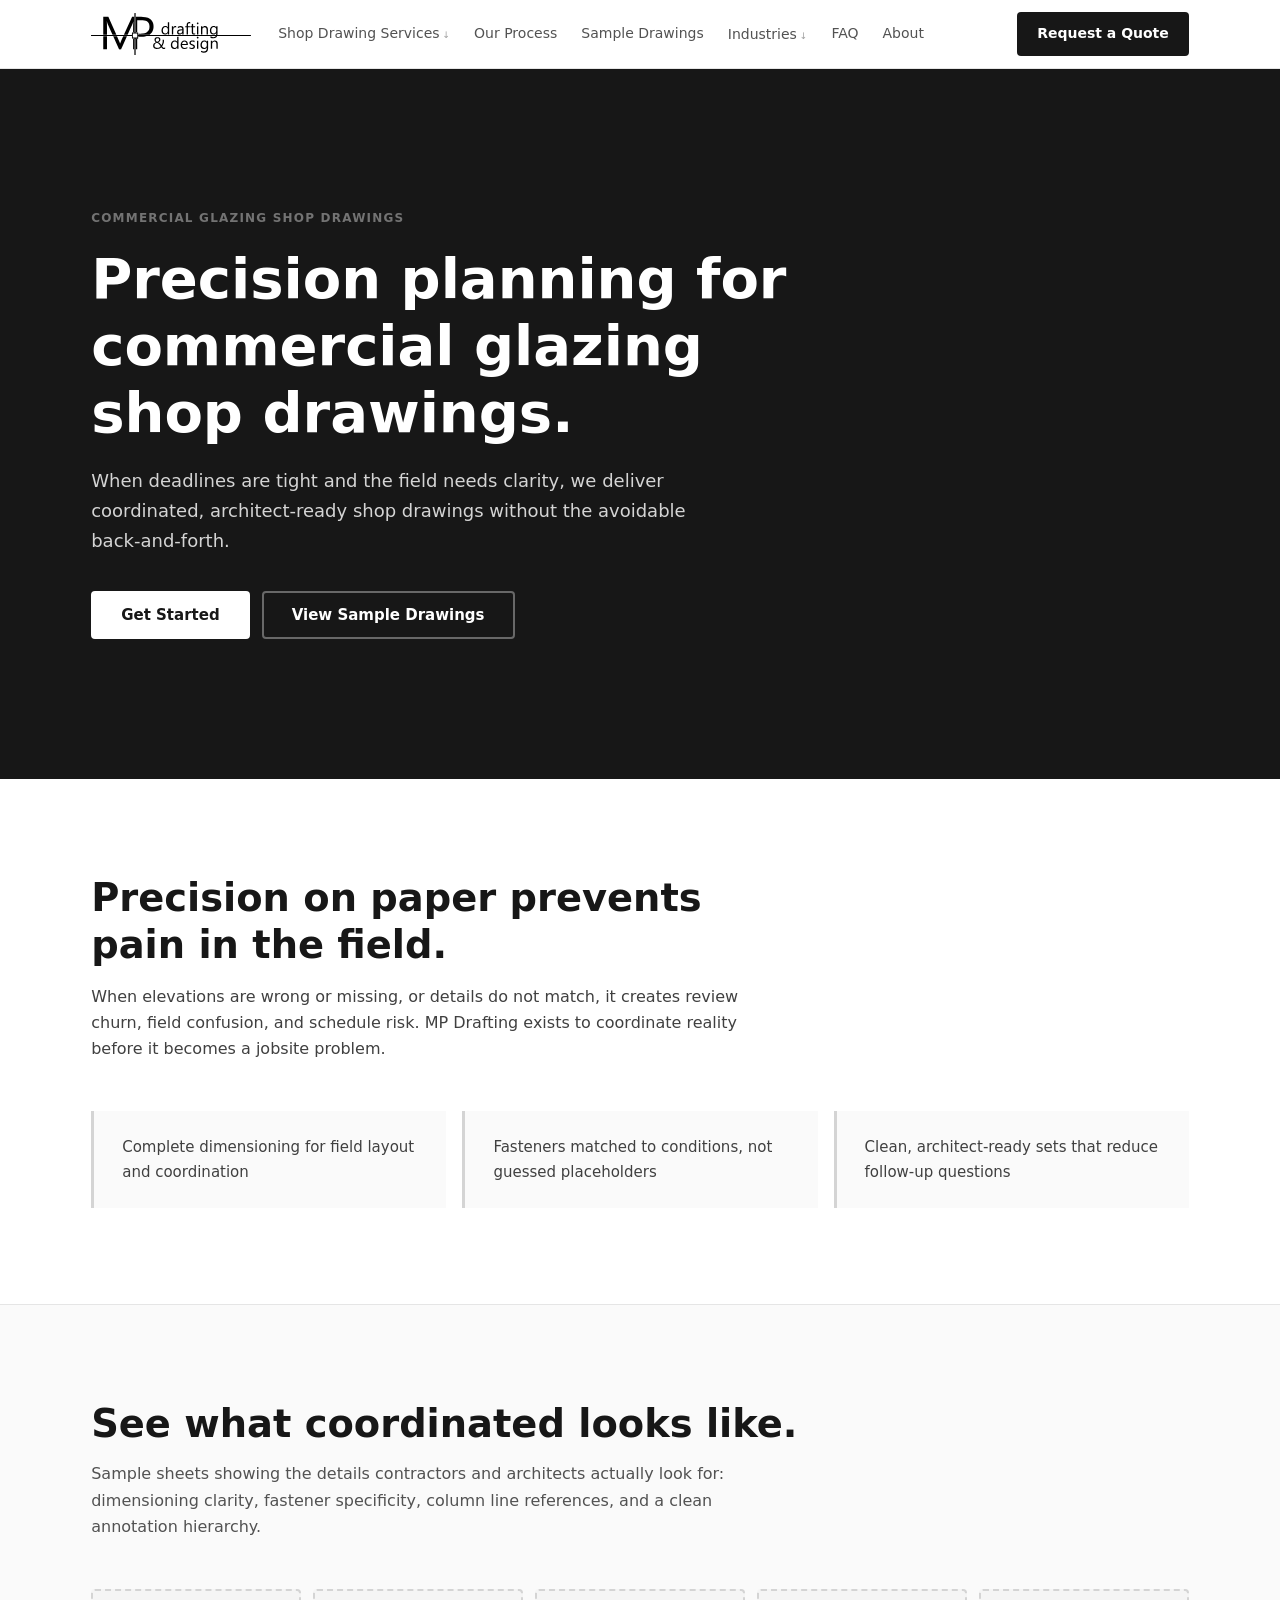
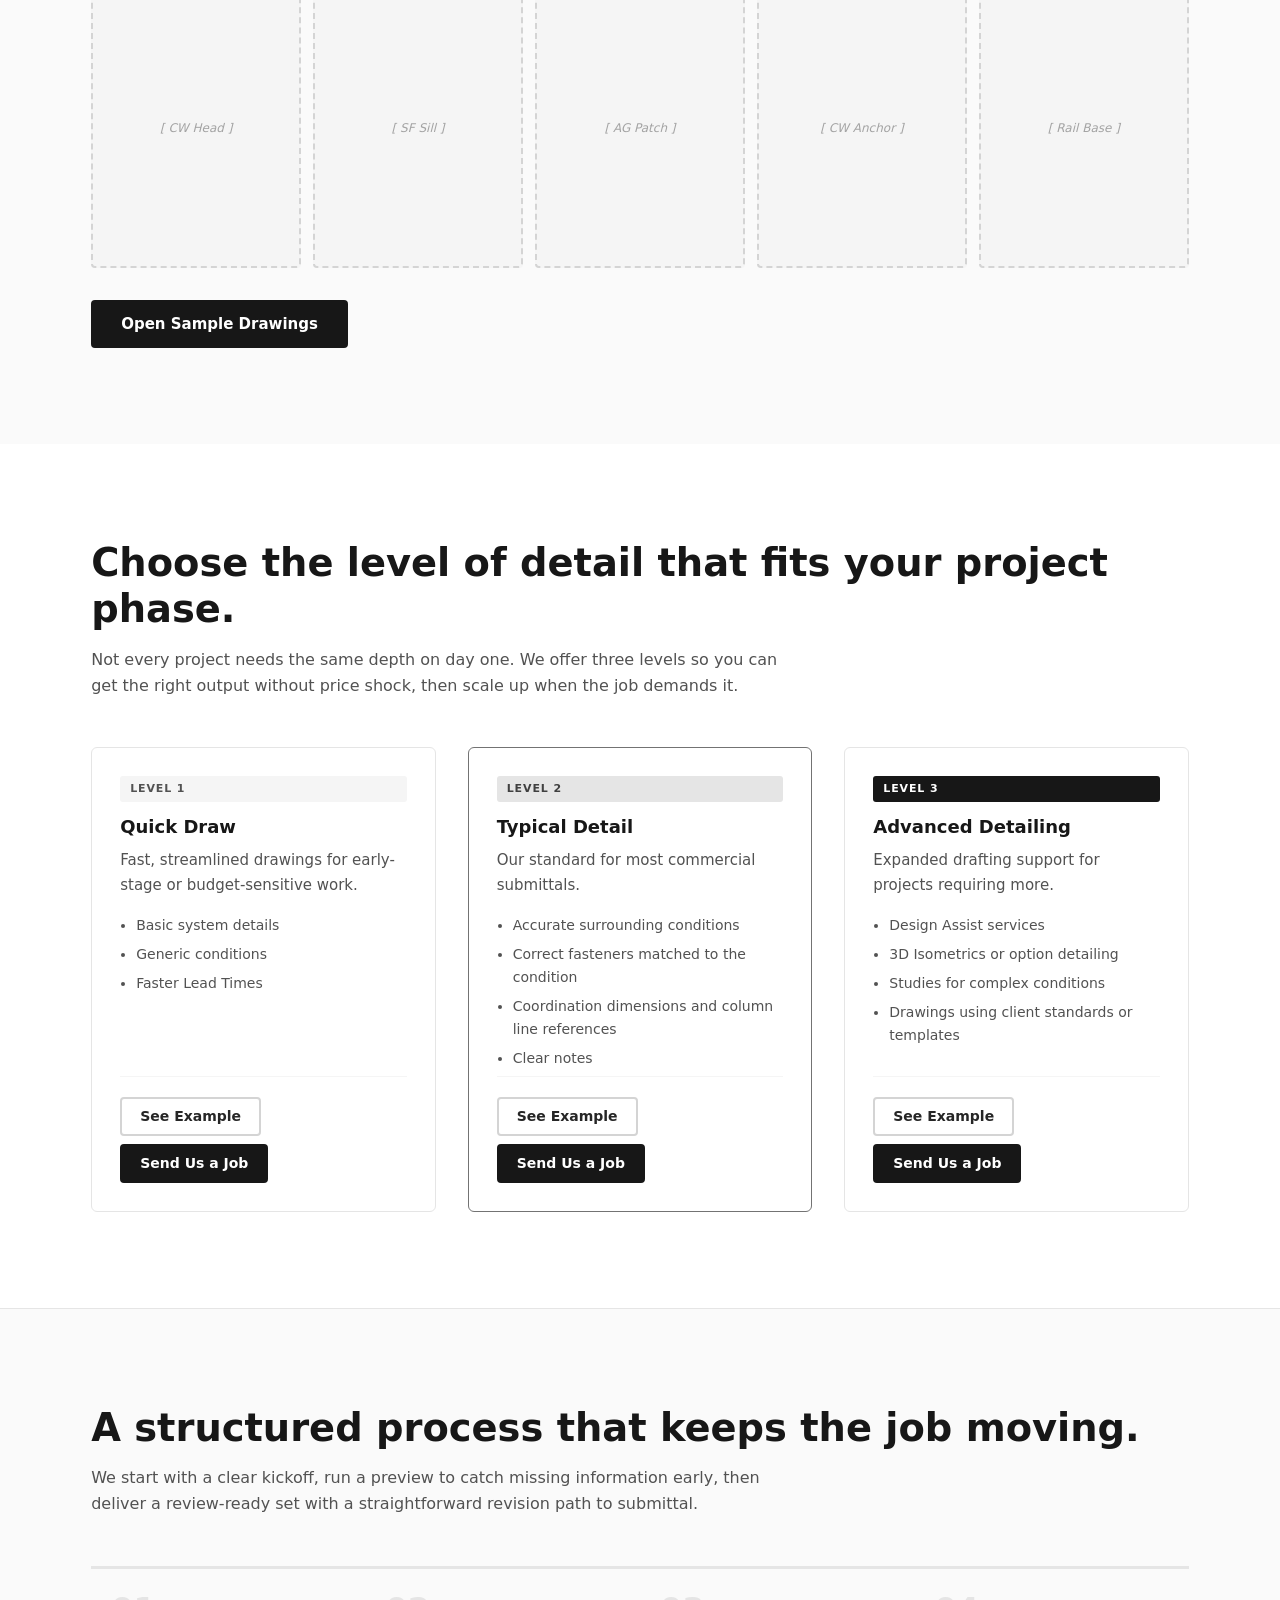
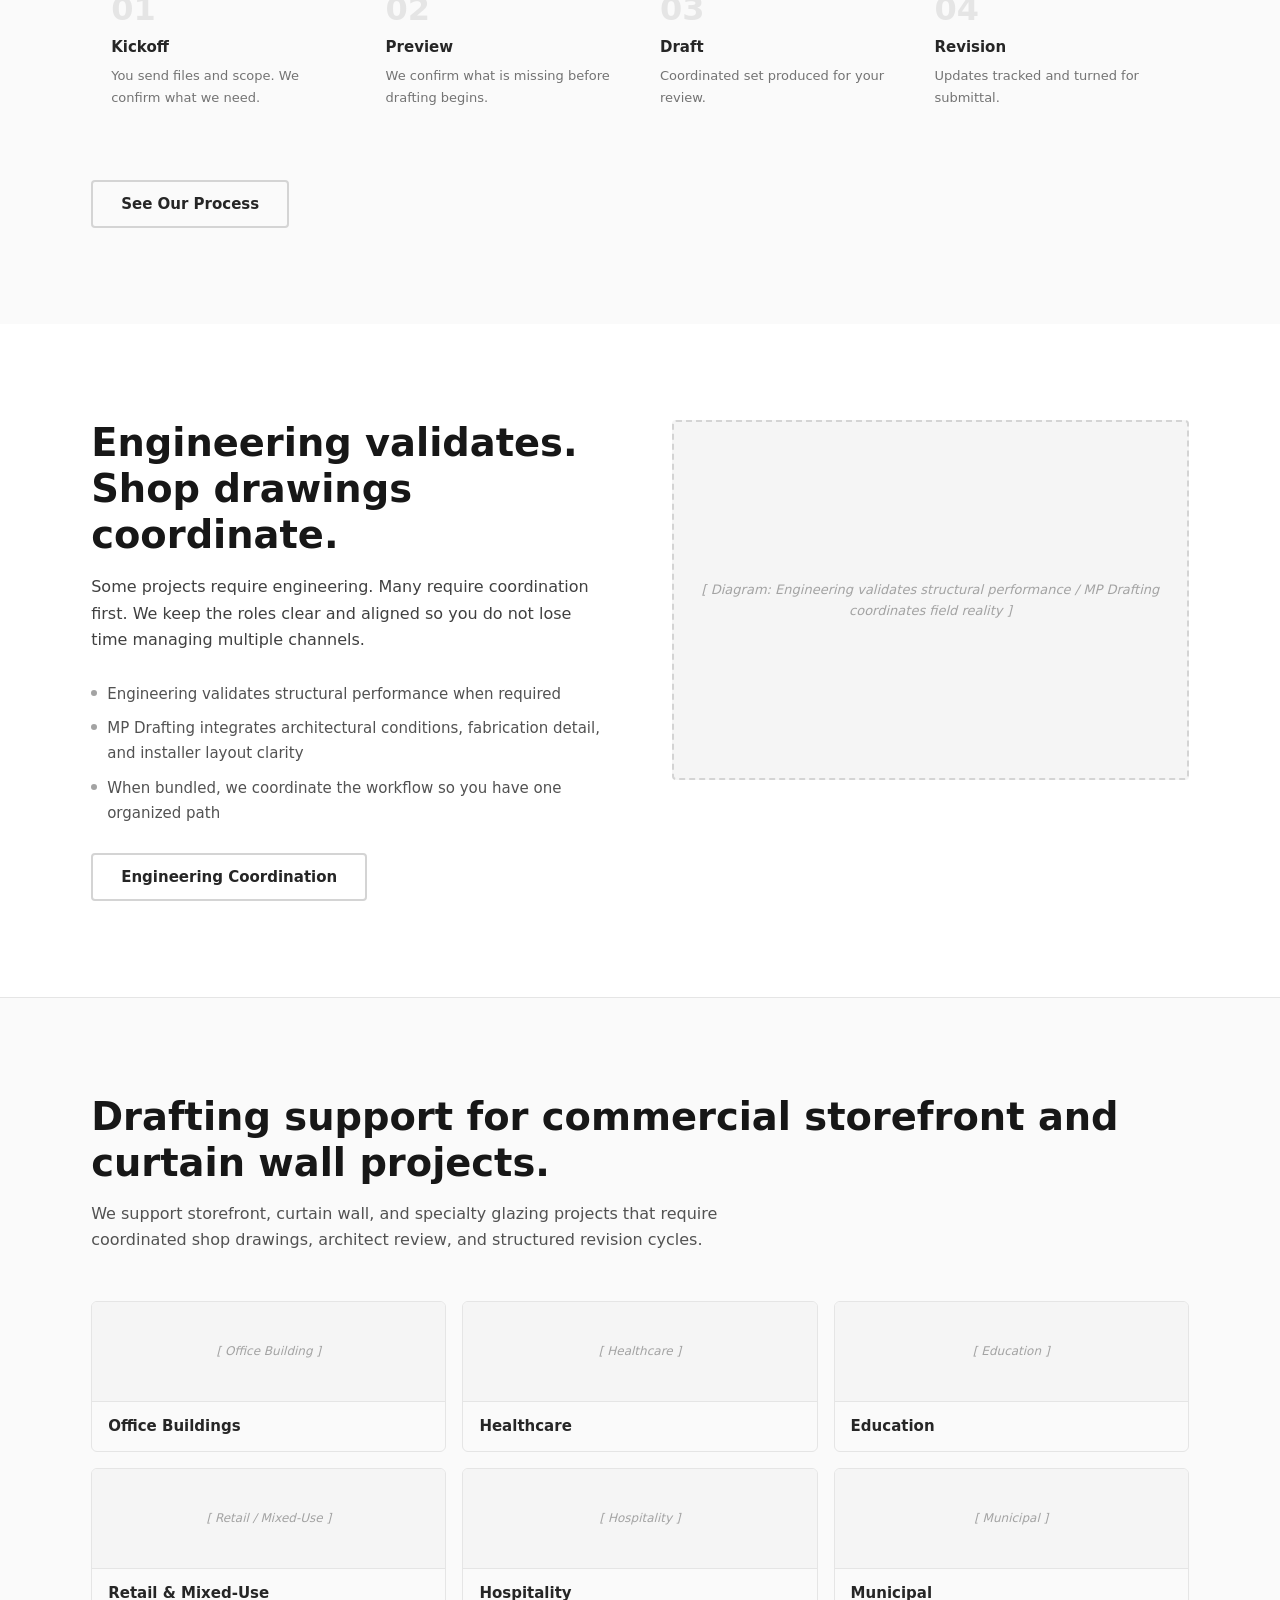
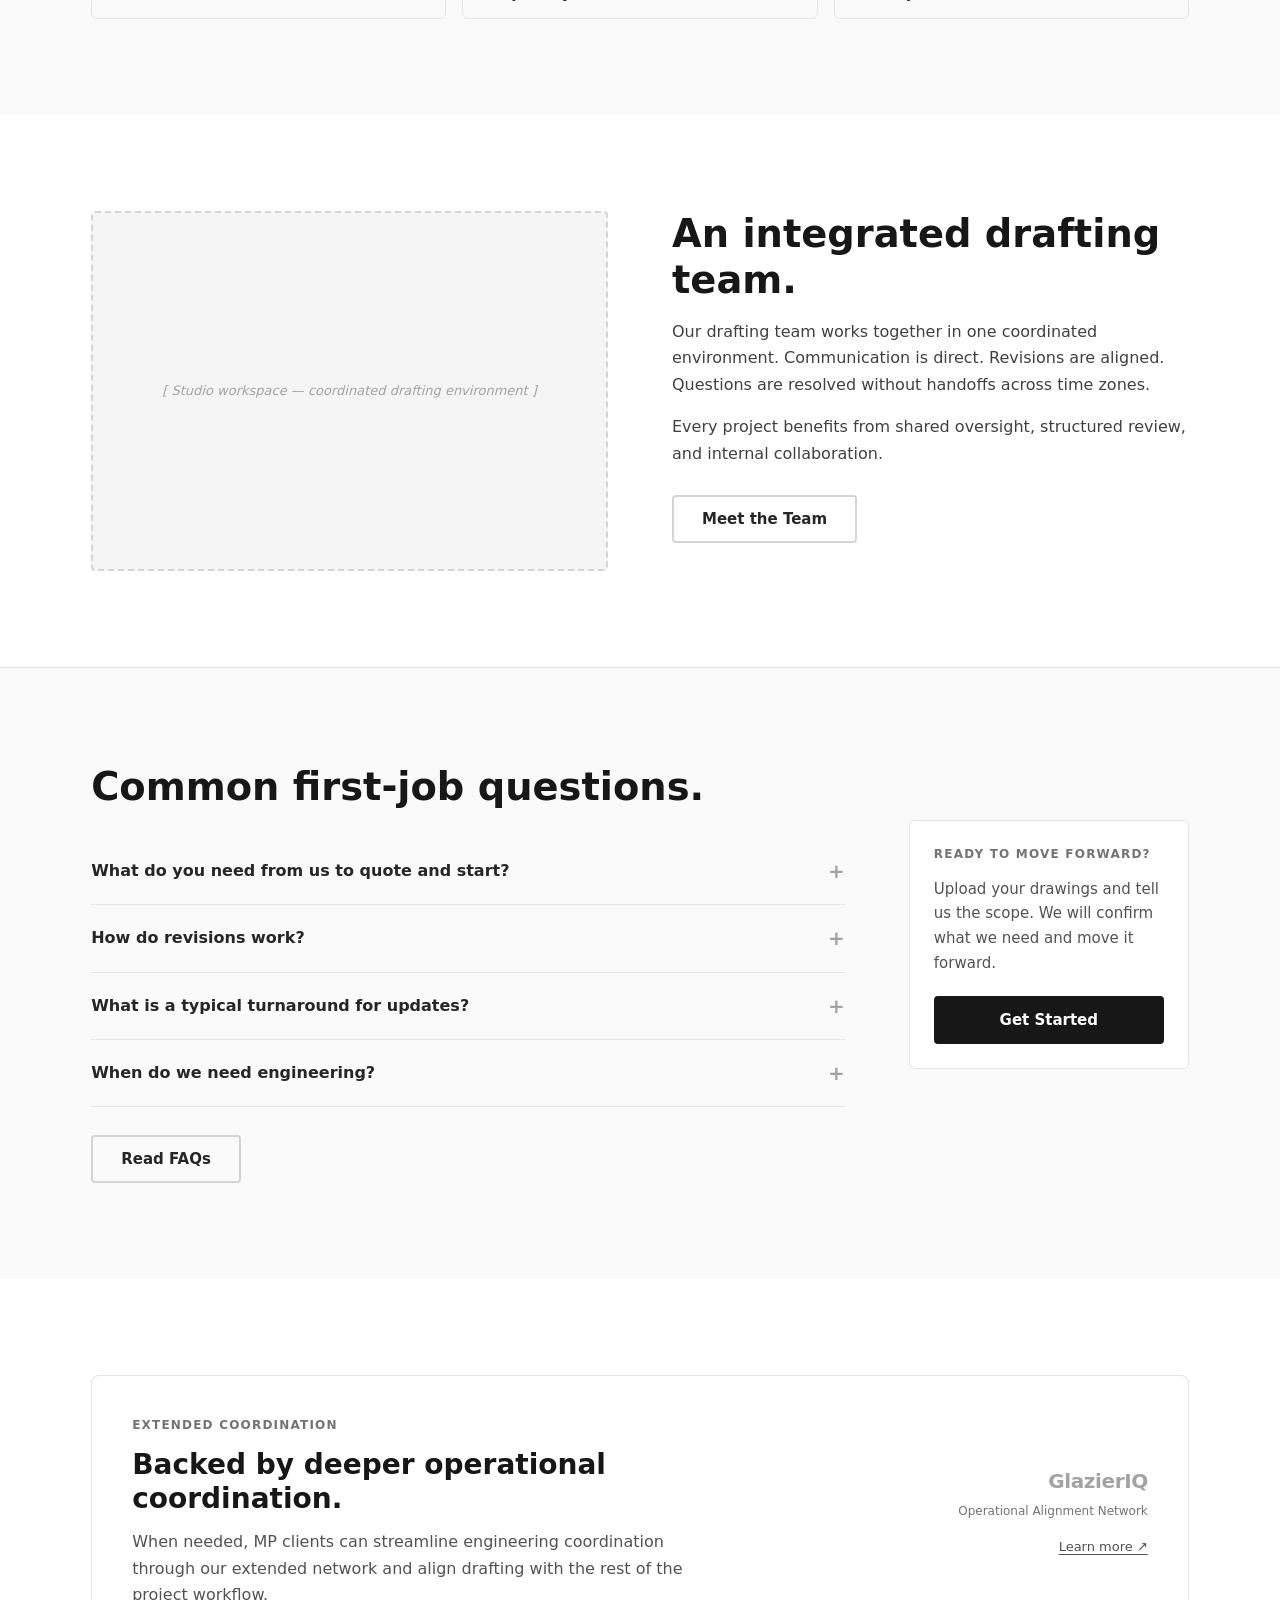
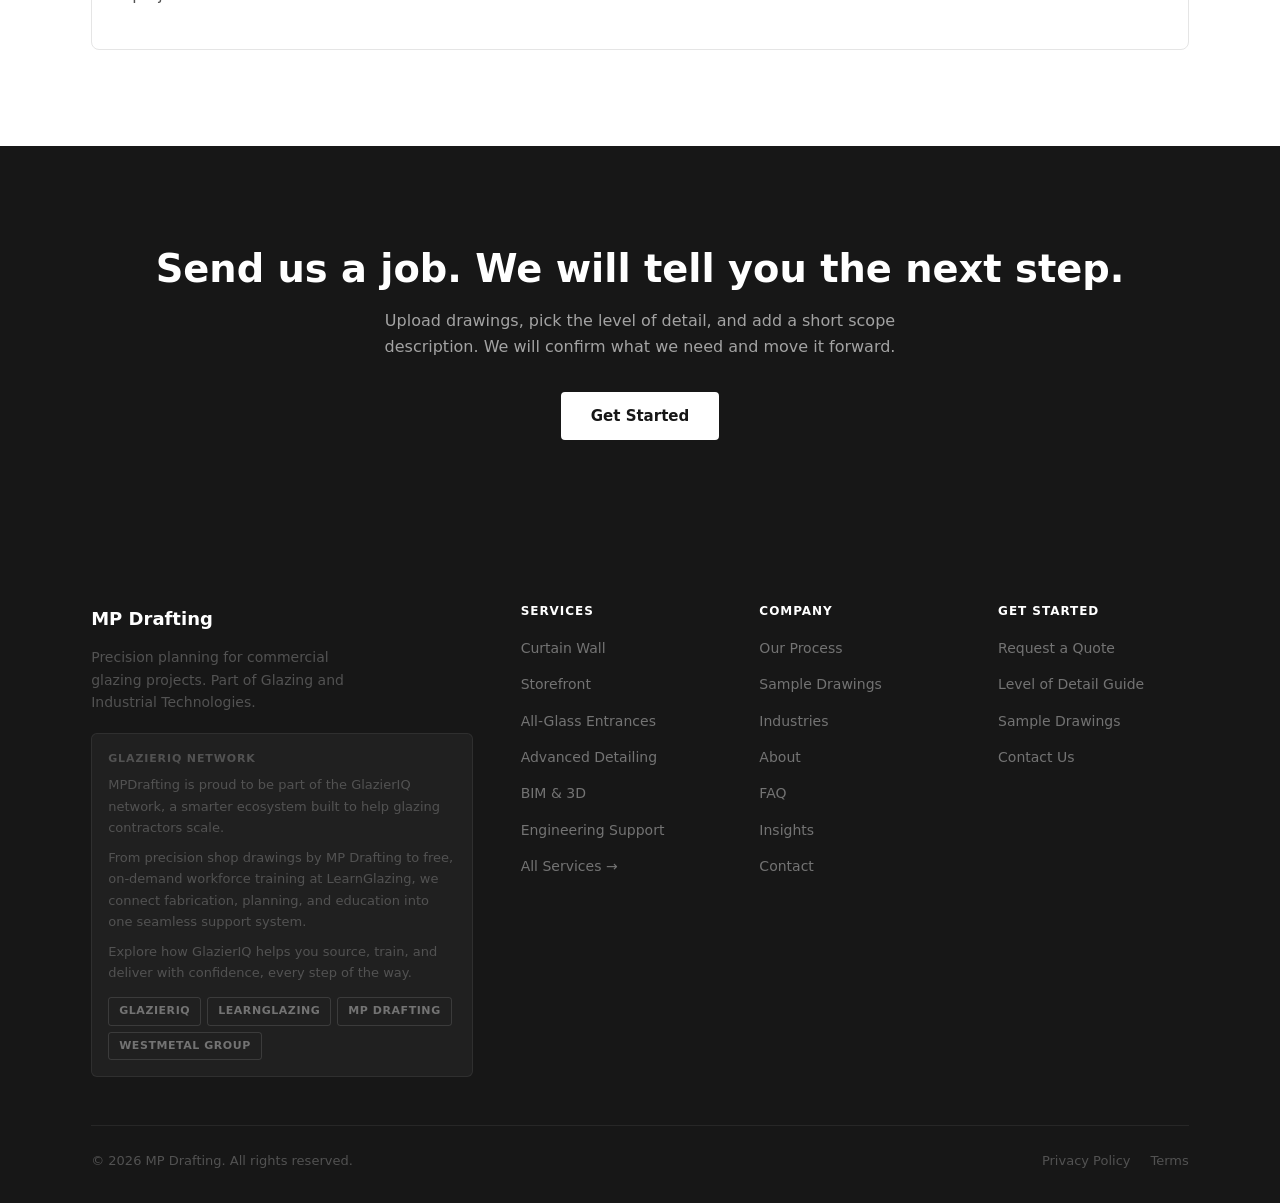
<file: mp-drafting/index.html>
<!DOCTYPE html>
<html lang="en">
<head>
  <meta charset="UTF-8">
  <meta name="viewport" content="width=device-width, initial-scale=1.0">
  <title>MP Drafting — Precision Planning for Commercial Glazing Shop Drawings</title>
  <link rel="stylesheet" href="css/wireframe.css">
  <link rel="stylesheet" href="css/global.css">
</head>
<body>

<div id="nav"></div>

<!-- Lightbox overlay (shared, lives outside sections) -->
<div class="lightbox" id="lightbox" role="dialog" aria-modal="true">
  <div class="lightbox-inner">
    <button class="lightbox-close" id="lightbox-close" aria-label="Close">×</button>
    <div>[ Full-resolution shop drawing detail — dimensioning, fasteners, column lines ]</div>
    <div class="lightbox-caption" id="lightbox-caption"></div>
  </div>
</div>


<!-- ═══════════════════════════════════════════════════
     SECTION 1: HERO
     Purpose: Signal precision immediately. Reduce schedule anxiety.
═══════════════════════════════════════════════════ -->
<section class="hero">
  <div class="container">
    <div class="mw-720">
      <div class="label">Commercial Glazing Shop Drawings</div>
      <h1>Precision planning for commercial glazing shop drawings.</h1>
      <p class="hero-sub">When deadlines are tight and the field needs clarity, we deliver coordinated, architect-ready shop drawings without the avoidable back-and-forth.</p>
      <div class="btn-group">
        <a href="request-quote/" class="btn btn--white">Get Started</a>
        <a href="sample-drawings/" class="btn btn--ghost">View Sample Drawings</a>
      </div>
    </div>
  </div>
</section>


<!-- ═══════════════════════════════════════════════════
     SECTION 2: PROBLEM VALIDATION
     Purpose: Validate common coordination failures.
═══════════════════════════════════════════════════ -->
<section class="section">
  <div class="container">

    <div class="mw-680">
      <h2>Precision on paper prevents pain in the field.</h2>
      <p class="mt-sm">When elevations are wrong or missing, or details do not match, it creates review churn, field confusion, and schedule risk. MP Drafting exists to coordinate reality before it becomes a jobsite problem.</p>
    </div>

    <div class="problem-points mt-lg">
      <div class="problem-point">
        <p>Complete dimensioning for field layout and coordination</p>
      </div>
      <div class="problem-point">
        <p>Fasteners matched to conditions, not guessed placeholders</p>
      </div>
      <div class="problem-point">
        <p>Clean, architect-ready sets that reduce follow-up questions</p>
      </div>
    </div>

  </div>
</section>

<div class="divider"></div>


<!-- ═══════════════════════════════════════════════════
     SECTION 3: SAMPLE DRAWINGS PROOF
     Purpose: Visual credibility. Conversion-critical.
═══════════════════════════════════════════════════ -->
<section class="section section--gray">
  <div class="container">

    <div class="section-header">
      <h2>See what coordinated looks like.</h2>
      <p>Sample sheets showing the details contractors and architects actually look for: dimensioning clarity, fastener specificity, column line references, and a clean annotation hierarchy.</p>
    </div>

    <div class="proof-grid">
      <div class="proof-thumb" data-lightbox data-caption="Curtain Wall — Head Condition">[ CW Head ]</div>
      <div class="proof-thumb" data-lightbox data-caption="Storefront — Sill with Threshold">[ SF Sill ]</div>
      <div class="proof-thumb" data-lightbox data-caption="All-Glass — Patch Fitting Detail">[ AG Patch ]</div>
      <div class="proof-thumb" data-lightbox data-caption="Curtain Wall — Anchor Clip">[ CW Anchor ]</div>
      <div class="proof-thumb" data-lightbox data-caption="Handrail — Base Plate Detail">[ Rail Base ]</div>
    </div>

    <a href="sample-drawings/" class="btn btn--primary">Open Sample Drawings</a>

  </div>
</section>


<!-- ═══════════════════════════════════════════════════
     SECTION 4: SERVICE LEVELS
     Purpose: Reduce entry friction while preserving authority.
═══════════════════════════════════════════════════ -->
<section class="section" id="service-levels">
  <div class="container">

    <div class="section-header">
      <h2>Choose the level of detail that fits your project phase.</h2>
      <p>Not every project needs the same depth on day one. We offer three levels so you can get the right output without price shock, then scale up when the job demands it.</p>
    </div>

    <div class="grid grid--3">

      <div class="card">
        <div class="card-badge card-badge--l1">Level 1</div>
        <h3>Quick Draw</h3>
        <p>Fast, streamlined drawings for early-stage or budget-sensitive work.</p>
        <ul>
          <li>Basic system details</li>
          <li>Generic conditions</li>
          <li>Faster Lead Times</li>
        </ul>
        <div class="card-footer">
          <button class="btn btn--secondary btn--sm" data-level="quick-draw">See Example</button>
          <a href="request-quote/" class="btn btn--primary btn--sm">Send Us a Job</a>
        </div>
      </div>

      <div class="card card--featured">
        <div class="card-most-common">Brand Standard</div>
        <div class="card-badge card-badge--l2">Level 2</div>
        <h3>Typical Detail</h3>
        <p>Our standard for most commercial submittals.</p>
        <ul>
          <li>Accurate surrounding conditions</li>
          <li>Correct fasteners matched to the condition</li>
          <li>Coordination dimensions and column line references</li>
          <li>Clear notes</li>
        </ul>
        <div class="card-footer">
          <button class="btn btn--secondary btn--sm" data-level="typical-detail">See Example</button>
          <a href="request-quote/" class="btn btn--primary btn--sm">Send Us a Job</a>
        </div>
      </div>

      <div class="card">
        <div class="card-badge card-badge--l3">Level 3</div>
        <h3>Advanced Detailing</h3>
        <p>Expanded drafting support for projects requiring more.</p>
        <ul>
          <li>Design Assist services</li>
          <li>3D Isometrics or option detailing</li>
          <li>Studies for complex conditions</li>
          <li>Drawings using client standards or templates</li>
        </ul>
        <div class="card-footer">
          <button class="btn btn--secondary btn--sm" data-level="design-assist">See Example</button>
          <a href="request-quote/" class="btn btn--primary btn--sm">Send Us a Job</a>
        </div>
      </div>

    </div>

  </div>
</section>

<div class="divider"></div>


<!-- ═══════════════════════════════════════════════════
     SECTION 5: PROCESS
     Purpose: Show structure. Reduce fear of babysitting.
═══════════════════════════════════════════════════ -->
<section class="section section--gray">
  <div class="container">

    <div class="section-header">
      <h2>A structured process that keeps the job moving.</h2>
      <p>We start with a clear kickoff, run a preview to catch missing information early, then deliver a review-ready set with a straightforward revision path to submittal.</p>
    </div>

    <div class="process-steps">
      <div class="process-step">
        <div class="step-number">01</div>
        <div class="step-title">Kickoff</div>
        <div class="step-desc">You send files and scope. We confirm what we need.</div>
      </div>
      <div class="process-step">
        <div class="step-number">02</div>
        <div class="step-title">Preview</div>
        <div class="step-desc">We confirm what is missing before drafting begins.</div>
      </div>
      <div class="process-step">
        <div class="step-number">03</div>
        <div class="step-title">Draft</div>
        <div class="step-desc">Coordinated set produced for your review.</div>
      </div>
      <div class="process-step">
        <div class="step-number">04</div>
        <div class="step-title">Revision</div>
        <div class="step-desc">Updates tracked and turned for submittal.</div>
      </div>
    </div>

    <div class="mt-lg">
      <a href="our-process/" class="btn btn--secondary">See Our Process</a>
    </div>

  </div>
</section>


<!-- ═══════════════════════════════════════════════════
     SECTION 6: ENGINEERING CLARIFICATION
     Purpose: Clarify roles. No competitive framing.
═══════════════════════════════════════════════════ -->
<section class="section">
  <div class="container">
    <div class="split">

      <div>
        <h2>Engineering validates. Shop drawings coordinate.</h2>
        <p class="mt-sm">Some projects require engineering. Many require coordination first. We keep the roles clear and aligned so you do not lose time managing multiple channels.</p>
        <ul class="arrow-list arrow-list--muted mt-md">
          <li><span class="bullet-dot"></span>
            Engineering validates structural performance when required
          </li>
          <li><span class="bullet-dot"></span>
            MP Drafting integrates architectural conditions, fabrication detail, and installer layout clarity
          </li>
          <li><span class="bullet-dot"></span>
            When bundled, we coordinate the workflow so you have one organized path
          </li>
        </ul>
        <a href="shop-drawing-services/engineering-technical-support/" class="btn btn--secondary mt-md">Engineering Coordination</a>
      </div>

      <div>
        <div class="placeholder placeholder--lg">[ Diagram: Engineering validates structural performance / MP Drafting coordinates field reality ]</div>
      </div>

    </div>
  </div>
</section>

<div class="divider"></div>


<!-- ═══════════════════════════════════════════════════
     SECTION 7: PROJECT TYPES
     Purpose: Help contractors quickly self-qualify.
═══════════════════════════════════════════════════ -->
<section class="section section--gray">
  <div class="container">

    <div class="section-header">
      <h2>Drafting support for commercial storefront and curtain wall projects.</h2>
      <p>We support storefront, curtain wall, and specialty glazing projects that require coordinated shop drawings, architect review, and structured revision cycles.</p>
    </div>

    <div class="project-type-grid">
      <a href="industries/office-buildings/" class="project-type-item">
        <div class="project-type-img">[ Office Building ]</div>
        <div class="project-type-name">Office Buildings</div>
      </a>
      <a href="industries/healthcare/" class="project-type-item">
        <div class="project-type-img">[ Healthcare ]</div>
        <div class="project-type-name">Healthcare</div>
      </a>
      <a href="industries/education/" class="project-type-item">
        <div class="project-type-img">[ Education ]</div>
        <div class="project-type-name">Education</div>
      </a>
      <a href="industries/retail-mixed-use/" class="project-type-item">
        <div class="project-type-img">[ Retail / Mixed-Use ]</div>
        <div class="project-type-name">Retail &amp; Mixed-Use</div>
      </a>
      <a href="industries/hospitality/" class="project-type-item">
        <div class="project-type-img">[ Hospitality ]</div>
        <div class="project-type-name">Hospitality</div>
      </a>
      <a href="industries/municipal/" class="project-type-item">
        <div class="project-type-img">[ Municipal ]</div>
        <div class="project-type-name">Municipal</div>
      </a>
    </div>

  </div>
</section>


<!-- ═══════════════════════════════════════════════════
     SECTION 8: INTEGRATED TEAM
     Purpose: Reinforce accountability and operational control.
═══════════════════════════════════════════════════ -->
<section class="section">
  <div class="container">
    <div class="split">

      <div>
        <div class="placeholder placeholder--lg">[ Studio workspace — coordinated drafting environment ]</div>
      </div>

      <div>
        <h2>An integrated drafting team.</h2>
        <p class="mt-sm">Our drafting team works together in one coordinated environment. Communication is direct. Revisions are aligned. Questions are resolved without handoffs across time zones.</p>
        <p class="mt-sm">Every project benefits from shared oversight, structured review, and internal collaboration.</p>
        <a href="about/" class="btn btn--secondary mt-md">Meet the Team</a>
      </div>

    </div>
  </div>
</section>

<div class="divider"></div>


<!-- ═══════════════════════════════════════════════════
     SECTION 9: FAQ PREVIEW
     Purpose: Remove hesitation before first job submission.
═══════════════════════════════════════════════════ -->
<section class="section section--gray">
  <div class="container">
    <div class="faq-preview-layout">

      <div>
        <h2>Common first-job questions.</h2>

        <div class="faq-list mt-md">

          <div class="faq-item">
            <button class="faq-question">
              What do you need from us to quote and start?
              <span class="faq-icon">+</span>
            </button>
            <div class="faq-answer">
              Architectural drawings (PDF or DWG), a brief project description, the system type, and your preferred level of detail. Upload everything through the quote form and we take it from there.
            </div>
          </div>

          <div class="faq-item">
            <button class="faq-question">
              How do revisions work?
              <span class="faq-icon">+</span>
            </button>
            <div class="faq-answer">
              Revisions are tracked and returned on a structured cycle. The preview stage catches most issues early. Once in final production, changes are documented, addressed, and turned for submittal without starting over.
            </div>
          </div>

          <div class="faq-item">
            <button class="faq-question">
              What is a typical turnaround for updates?
              <span class="faq-icon">+</span>
            </button>
            <div class="faq-answer">
              Turnaround for revision updates depends on scope. We confirm timeline at the beginning of each revision cycle so there are no guesses.
            </div>
          </div>

          <div class="faq-item">
            <button class="faq-question">
              When do we need engineering?
              <span class="faq-icon">+</span>
            </button>
            <div class="faq-answer">
              Engineering is required when structural validation is needed — wind loads, anchor calculations, or stamped documents for permit or submittal. Many projects require coordinated shop drawings first. We help identify when engineering is needed and can bundle coordination when it is.
            </div>
          </div>

        </div>

        <a href="faq/" class="btn btn--secondary mt-md">Read FAQs</a>
      </div>

      <aside class="sidebar pt-56"><div class="sidebar__card">
        <div class="label">Ready to move forward?</div>
        <p>Upload your drawings and tell us the scope. We will confirm what we need and move it forward.</p>
        <a href="request-quote/" class="btn btn--primary">Get Started</a>
      </div></aside>

    </div>
  </div>
</section>


<!-- ═══════════════════════════════════════════════════
     SECTION 10: GLAZIERIQ REFERENCE
     Purpose: Subtle ecosystem credibility. Restrained.
═══════════════════════════════════════════════════ -->
<section class="section">
  <div class="container">
    <div class="glazieriq-box">
      <div class="glazieriq-box__body">
        <div class="label">Extended Coordination</div>
        <h2>Backed by deeper operational coordination.</h2>
        <p>When needed, MP clients can streamline engineering coordination through our extended network and align drafting with the rest of the project workflow.</p>
      </div>
      <div class="glazieriq-box__brand">
        <div class="glazieriq-box__name">GlazierIQ</div>
        <div class="glazieriq-box__sub">Operational Alignment Network</div>
        <a href="#" class="link link--muted link--sm link--inline">Learn more ↗</a>
      </div>
    </div>
  </div>
</section>


<!-- ═══════════════════════════════════════════════════
     SECTION 11: FINAL CTA BAND
     Purpose: Close with clarity and simplicity.
═══════════════════════════════════════════════════ -->
<section class="cta-banner">
  <div class="container">
    <h2>Send us a job. We will tell you the next step.</h2>
    <p>Upload drawings, pick the level of detail, and add a short scope description. We will confirm what we need and move it forward.</p>
    <div class="btn-group">
      <a href="request-quote/" class="btn btn--white">Get Started</a>
    </div>
  </div>
</section>


<!-- Level example modal -->
<div class="level-example-modal" id="level-example-modal" role="dialog" aria-modal="true">
  <div class="level-example-inner">
    <button class="level-example-close" id="level-example-close" aria-label="Close">×</button>
    <div class="level-example-img placeholder" id="level-example-img">[ Example drawing ]</div>
    <div class="level-example-body">
      <div class="label" id="level-example-tag"></div>
      <h3 id="level-example-title"></h3>
      <p class="level-example-tagline" id="level-example-tagline"></p>
      <div id="level-example-content"></div>
      <a href="request-quote/" class="btn btn--primary" id="level-example-select">Send Us a Job</a>
    </div>
  </div>
</div>

<div id="footer"></div>

<script>window.MP_BASE = './';</script>
<script src="js/components.js"></script>
<script src="js/main.js"></script>
</body>
</html>
</file>
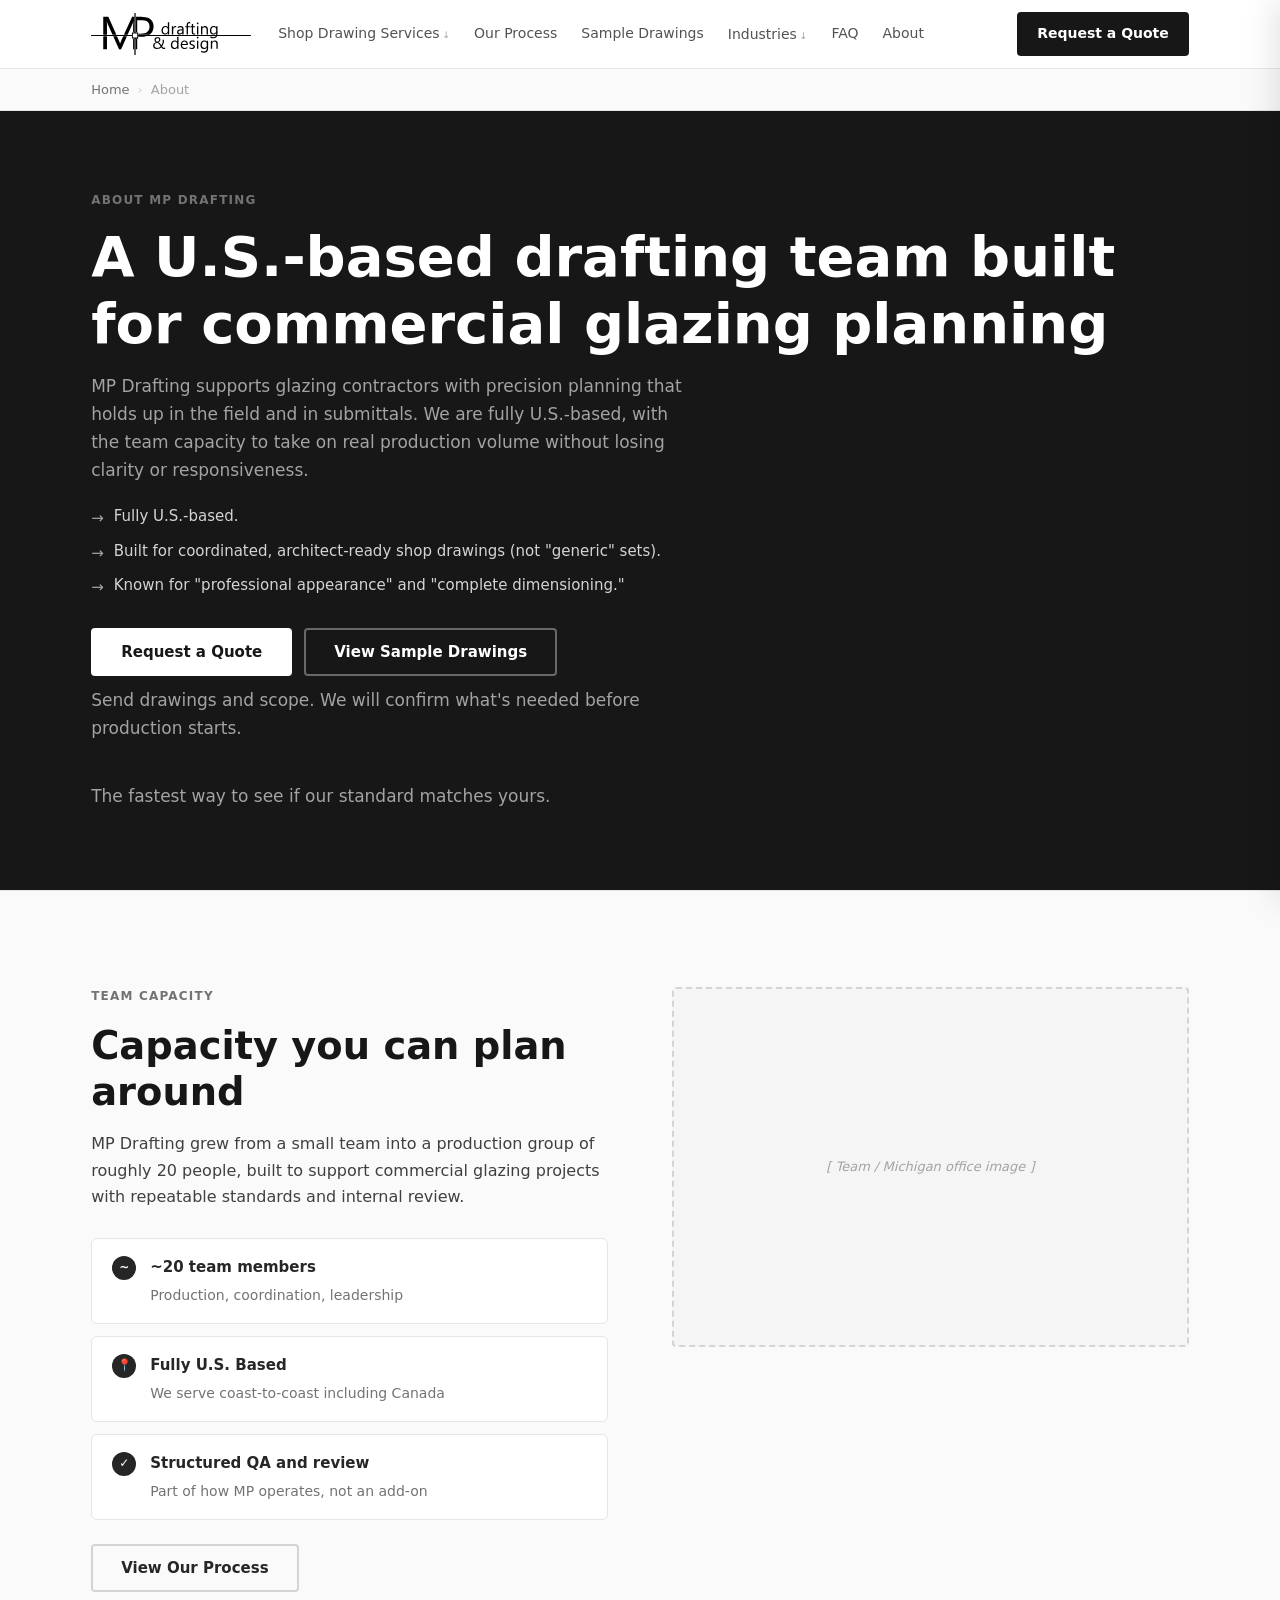
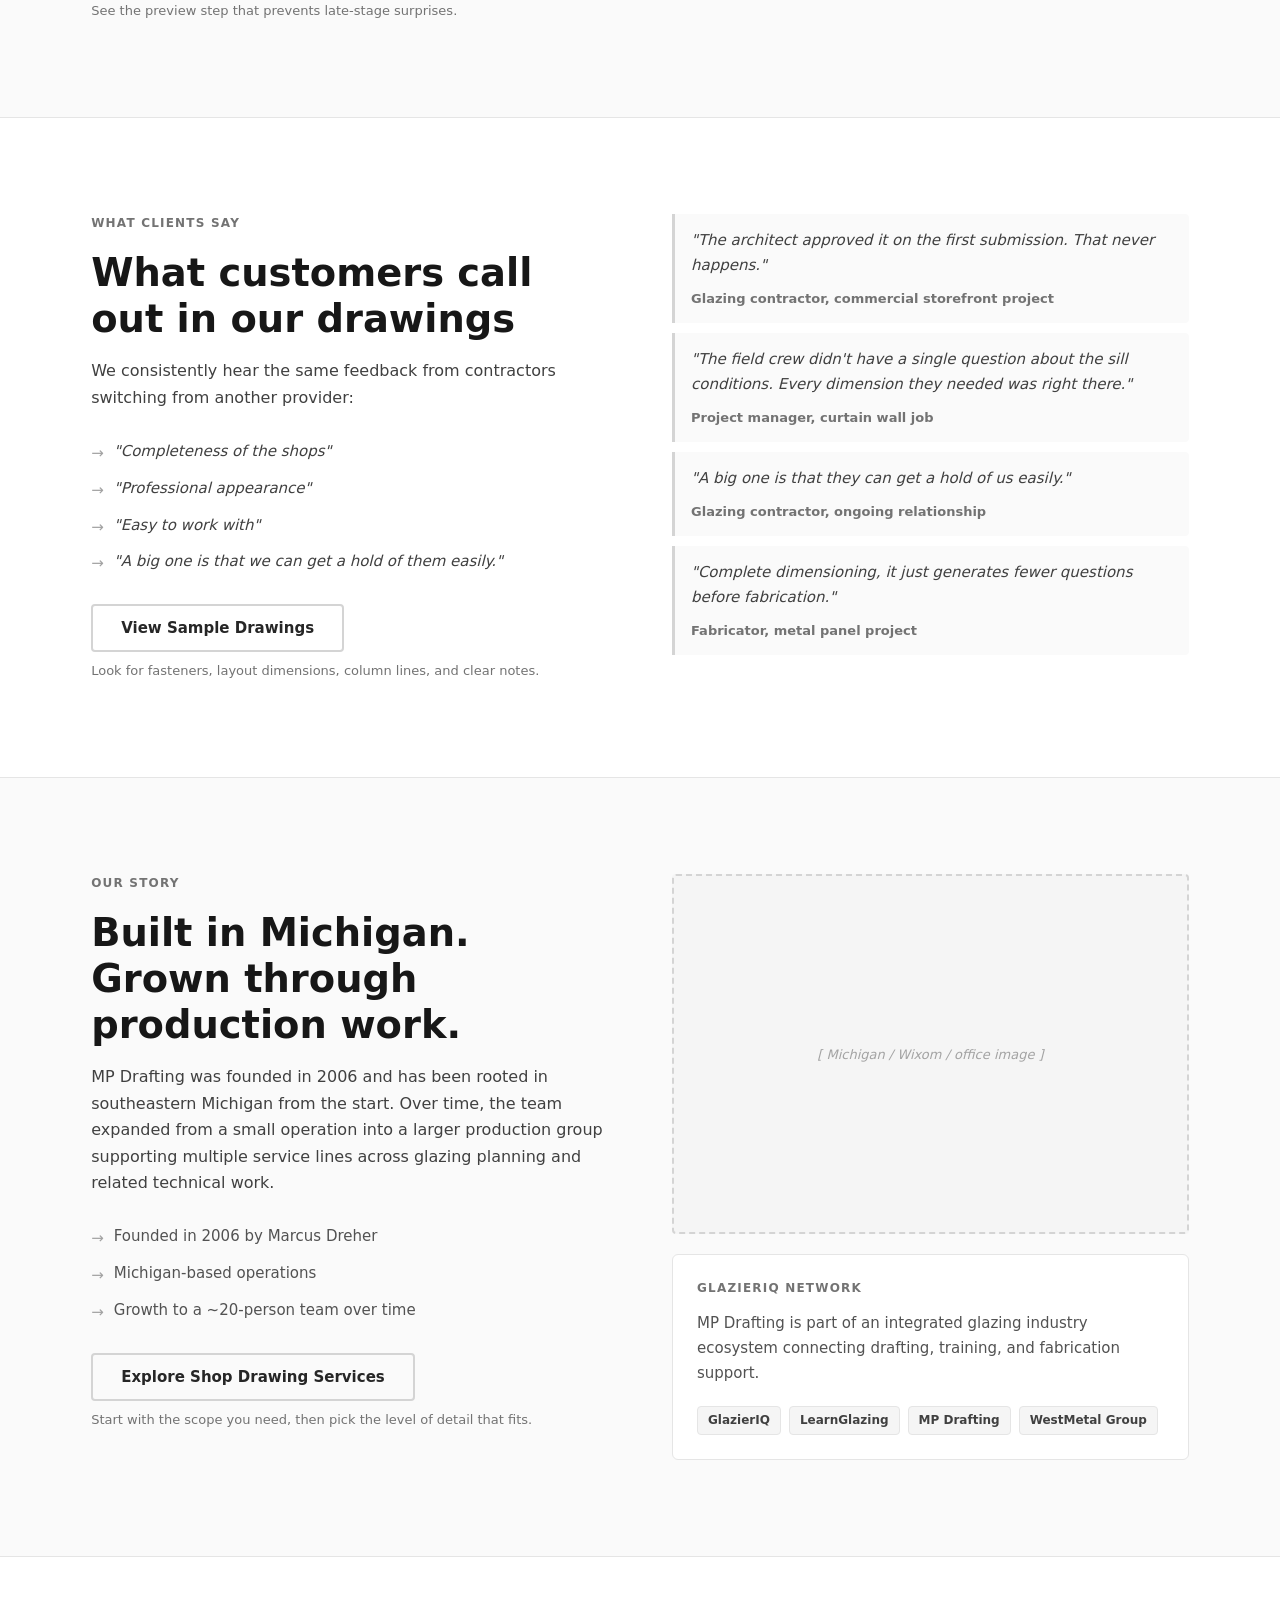
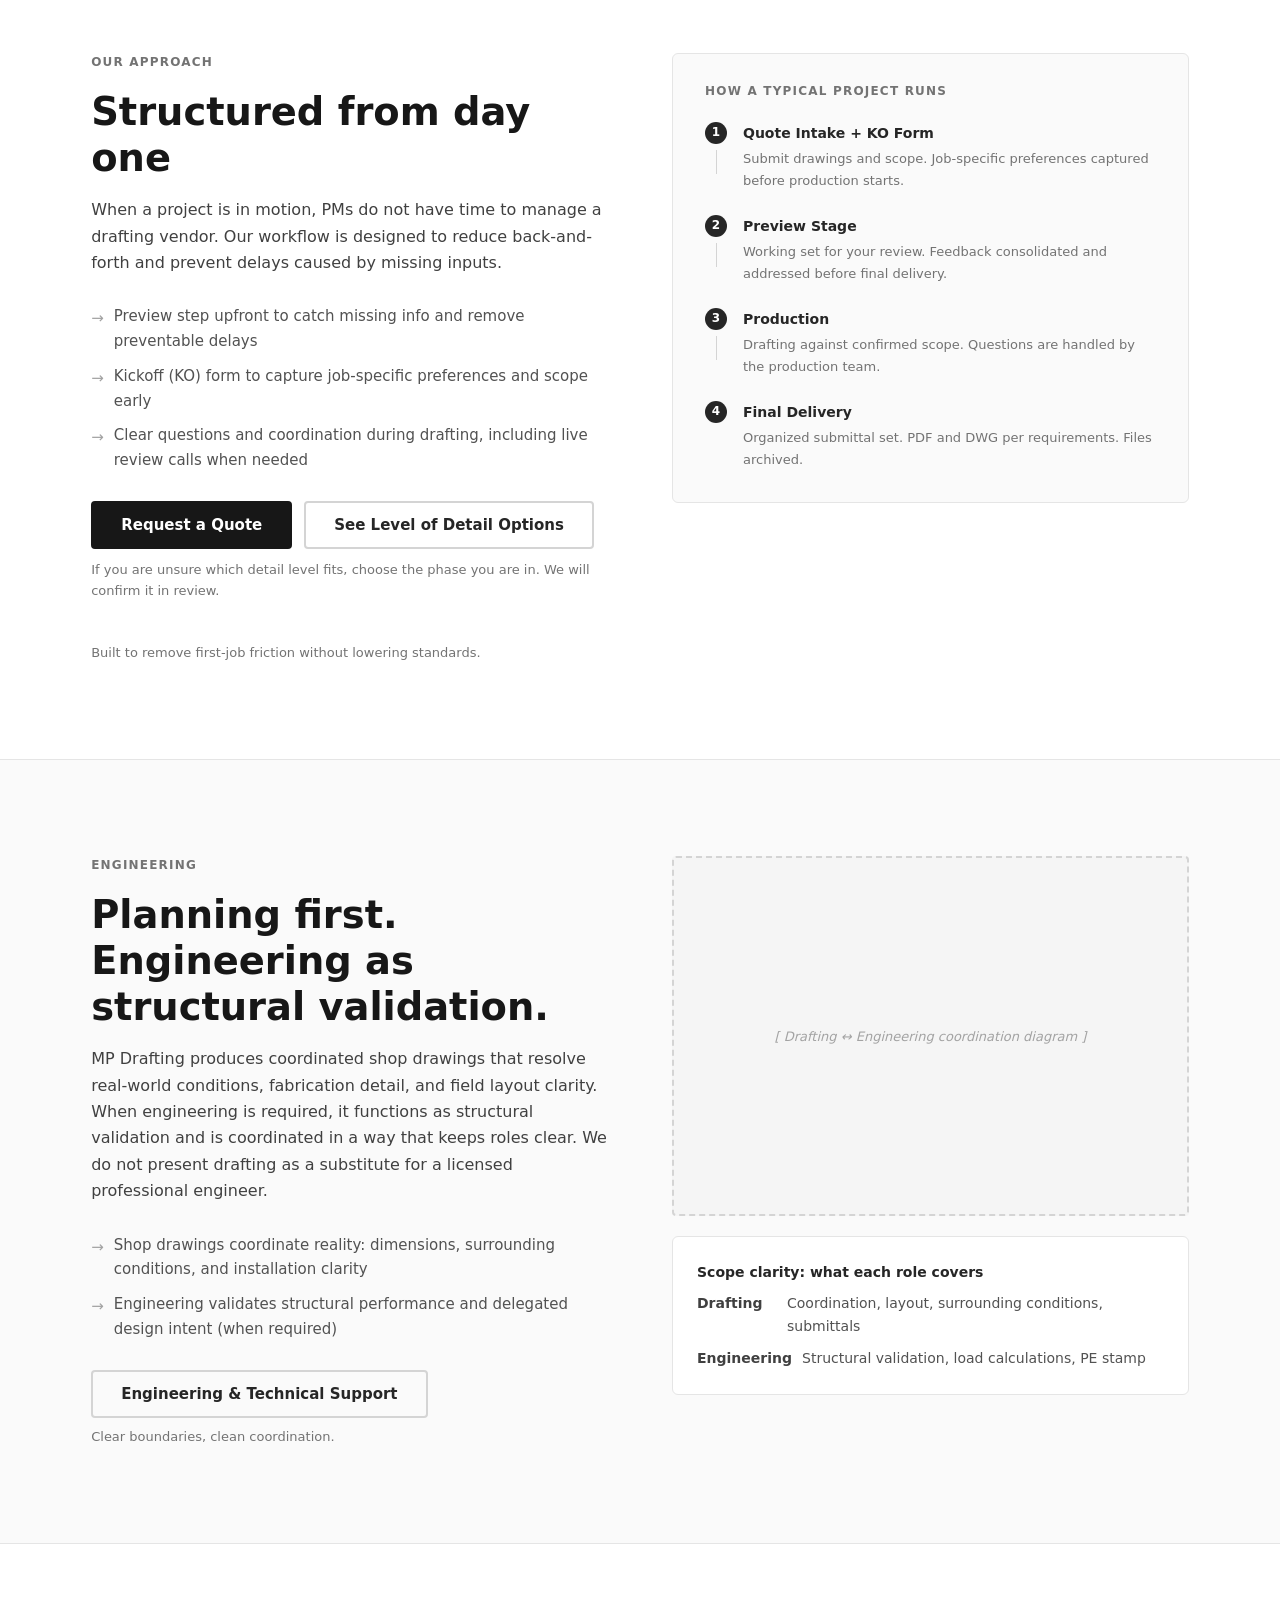
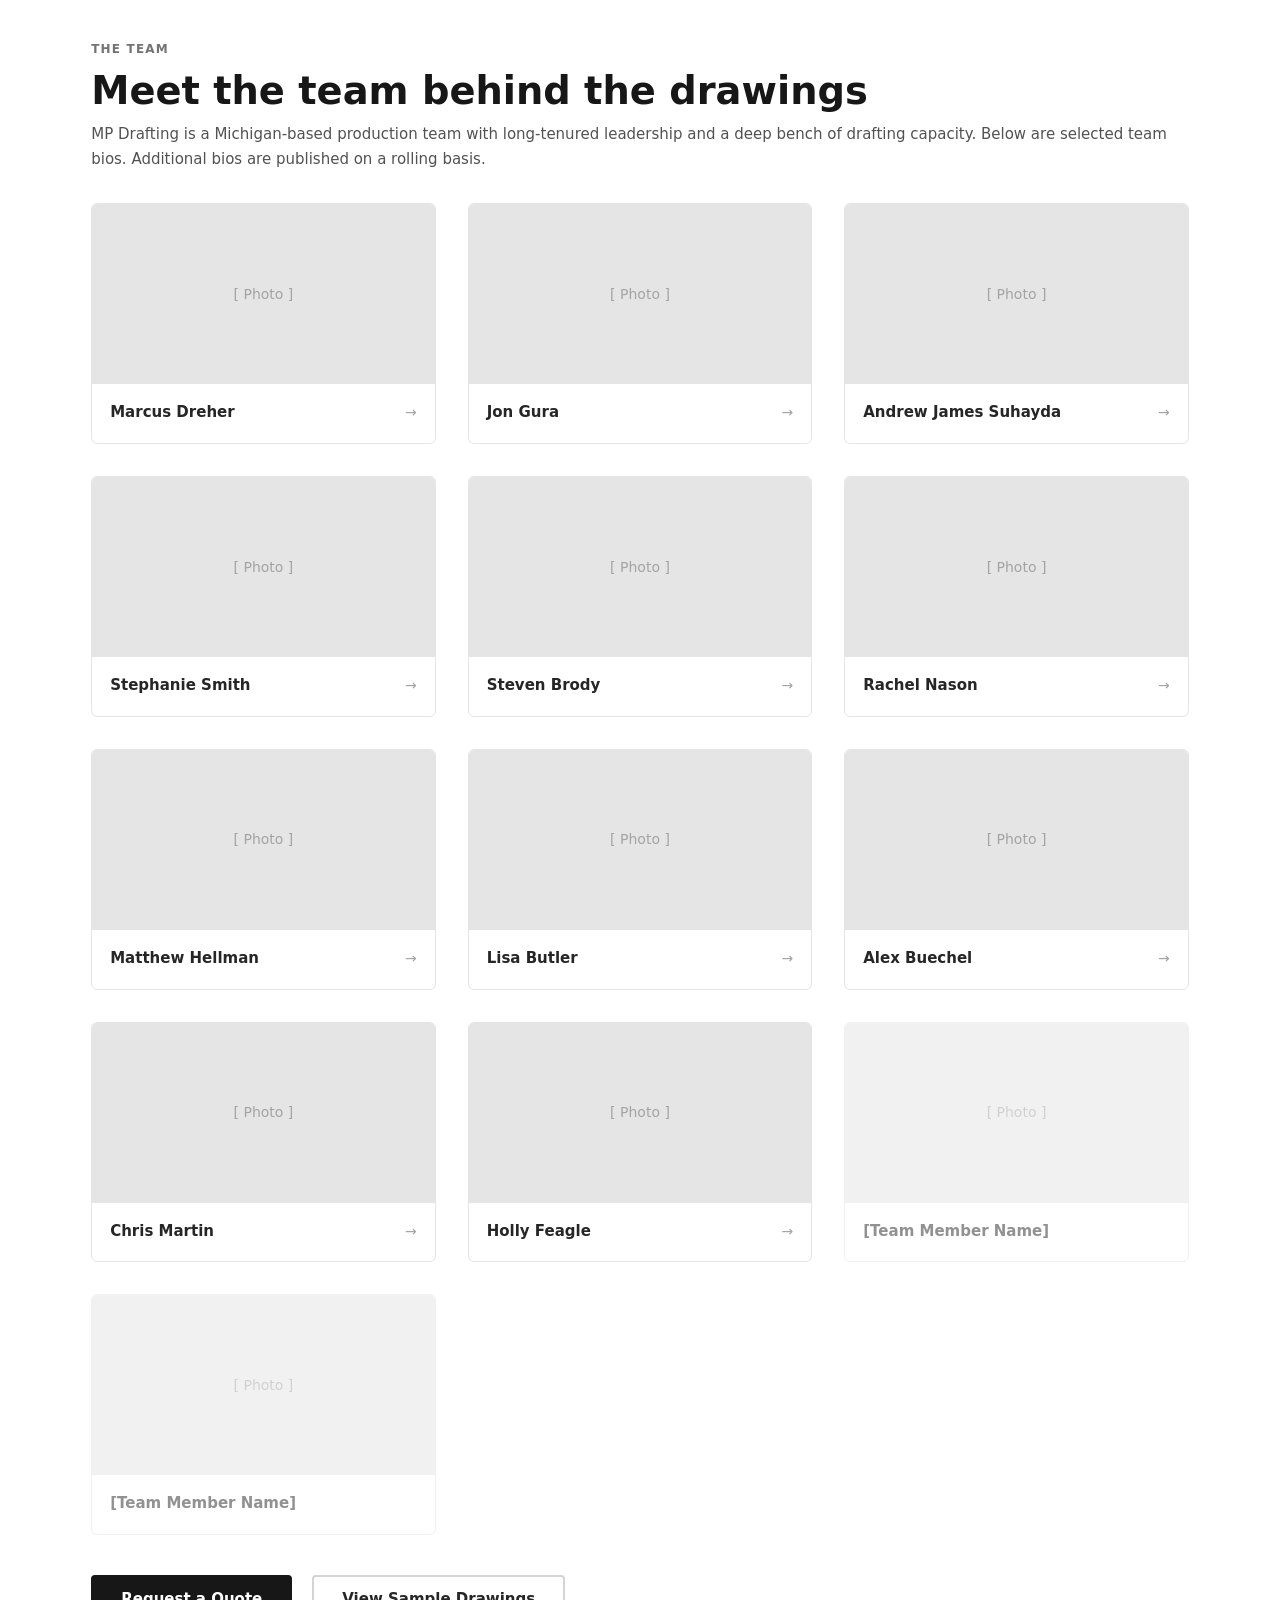
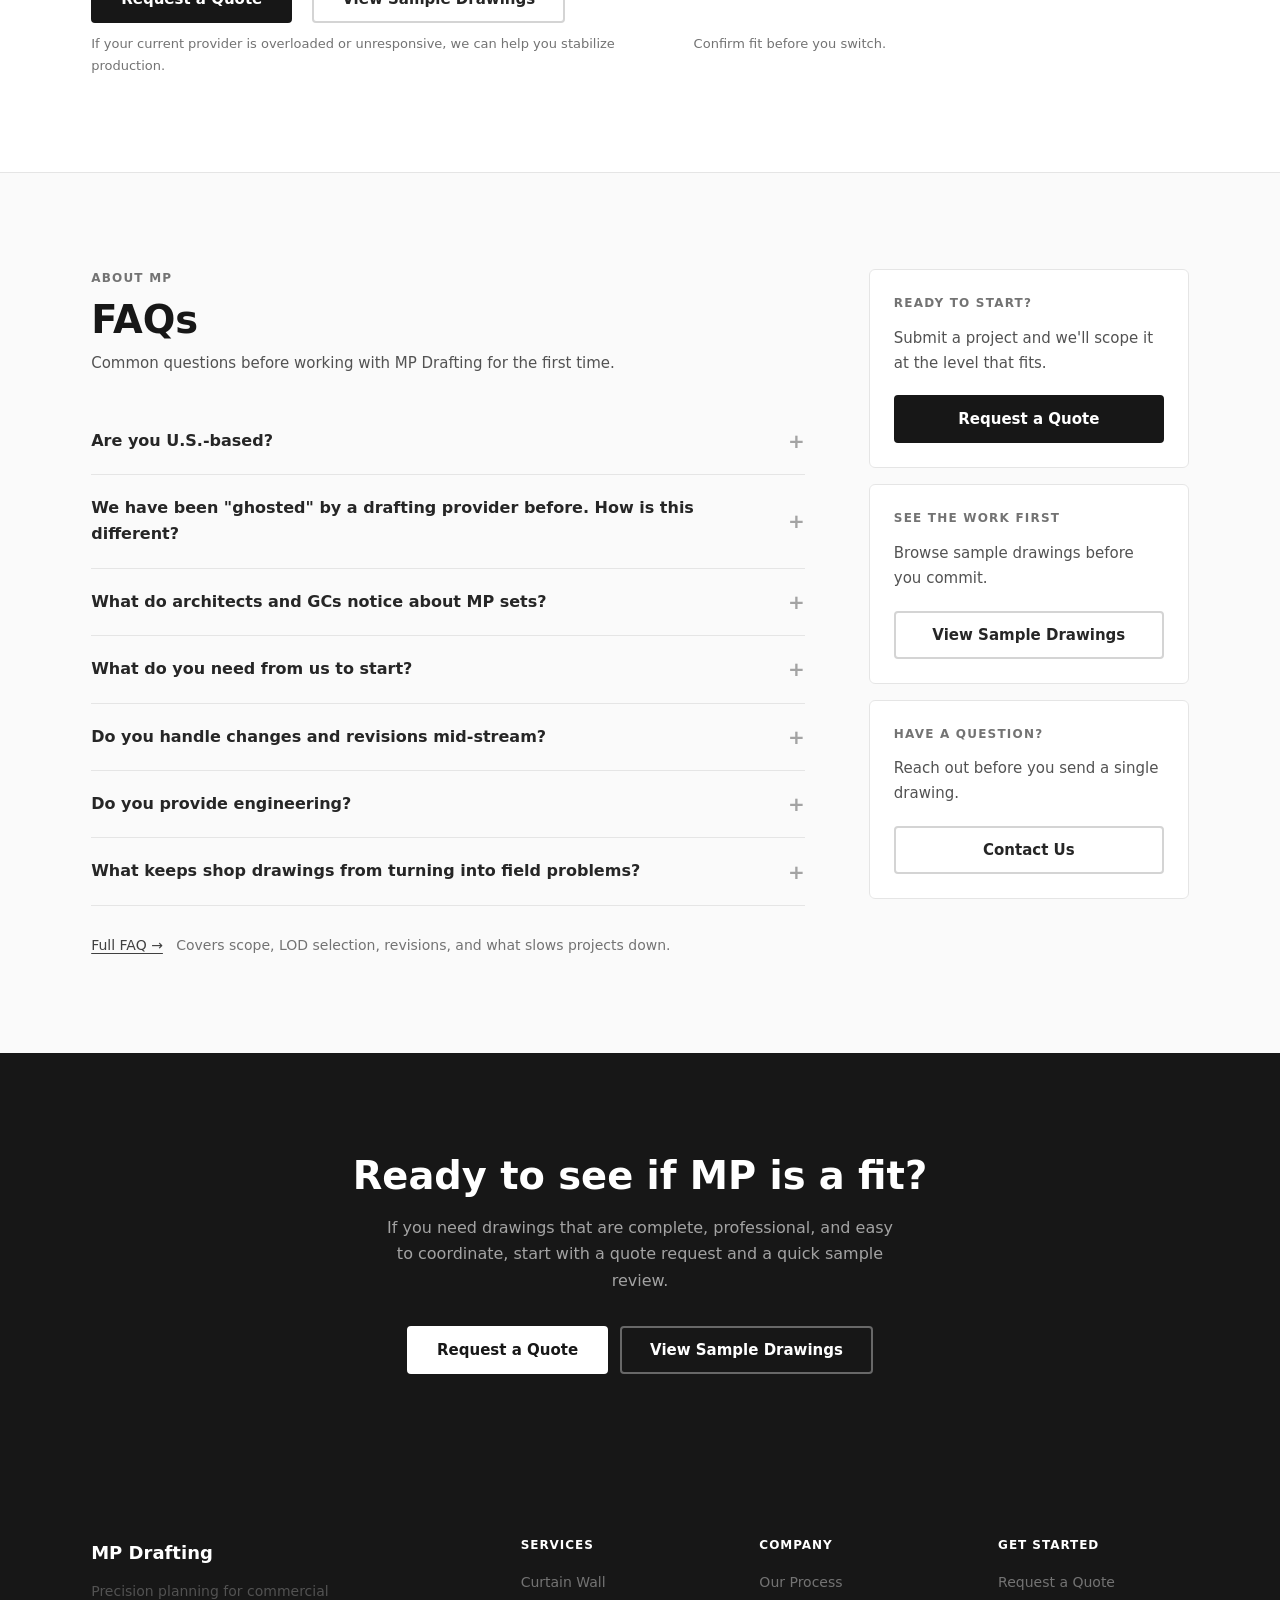
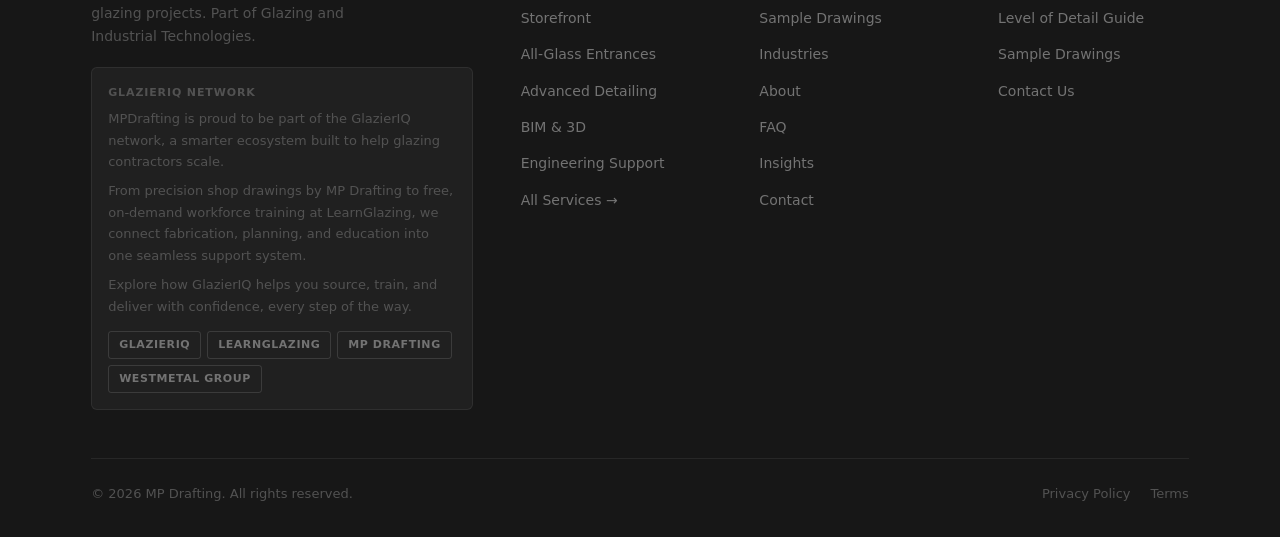
<file: mp-drafting/about/index.html>
<!DOCTYPE html>
<html lang="en">
<head>
  <meta charset="UTF-8">
  <meta name="viewport" content="width=device-width, initial-scale=1.0">
  <title>About MP Drafting | U.S.-Based Commercial Glazing Shop Drawing Team</title>
  <meta name="description" content="MP Drafting is a U.S.-based drafting team specializing in commercial glazing shop drawings. Founded in 2006. Precision planning for curtain wall, storefront, and related glazing systems.">
  <link rel="canonical" href="/about/">
  <link rel="stylesheet" href="../css/wireframe.css">
  <link rel="stylesheet" href="../css/global.css">

  <script type="application/ld+json">
  {
    "@context": "https://schema.org",
    "@type": "Organization",
    "name": "MP Drafting",
    "foundingDate": "2006",
    "description": "U.S.-based commercial glazing shop drawing and drafting services. Curtain wall, storefront, all-glass entrances, railings, metal panel, and related systems.",
    "telephone": "248-733-5906",
    "email": "sales@mpdrafting.com",
    "address": {
      "@type": "PostalAddress",
      "streetAddress": "10087 Colonial Industrial Dr.",
      "addressLocality": "South Lyon",
      "addressRegion": "MI",
      "postalCode": "48178",
      "addressCountry": "US"
    },
    "url": "https://mpdrafting.com"
  }
  </script>

  <script type="application/ld+json">
  {
    "@context": "https://schema.org",
    "@type": "FAQPage",
    "mainEntity": [
      {
        "@type": "Question",
        "name": "Are you U.S.-based?",
        "acceptedAnswer": {
          "@type": "Answer",
          "text": "Yes. MP Drafting is Michigan-based and fully U.S.-based, with operations rooted in southeastern Michigan."
        }
      },
      {
        "@type": "Question",
        "name": "We have been \"ghosted\" by a drafting provider before. How is this different?",
        "acceptedAnswer": {
          "@type": "Answer",
          "text": "This is a common switching trigger. We run a structured intake and preview step early to reduce delays caused by missing information, and customers consistently cite that they can \"get a hold of us easily.\""
        }
      },
      {
        "@type": "Question",
        "name": "What do architects and GCs notice about MP sets?",
        "acceptedAnswer": {
          "@type": "Answer",
          "text": "Customers report compliments on \"professional appearance\" and \"thoroughness,\" and fabricators prefer the \"complete dimensioning\" because it generates fewer questions before fabrication."
        }
      },
      {
        "@type": "Question",
        "name": "What do you need from us to start?",
        "acceptedAnswer": {
          "@type": "Answer",
          "text": "At minimum: architectural drawings and clear scope. MP also uses a kickoff (KO) form to capture job-specific preferences and reduce assumptions early."
        }
      },
      {
        "@type": "Question",
        "name": "Do you handle changes and revisions mid-stream?",
        "acceptedAnswer": {
          "@type": "Answer",
          "text": "Yes. Questions are handled during production by the scheduling and production team, typically over email, with live review calls when needed."
        }
      },
      {
        "@type": "Question",
        "name": "Do you provide engineering?",
        "acceptedAnswer": {
          "@type": "Answer",
          "text": "When engineering is required, it is positioned as structural validation and coordinated clearly alongside drafting. MP Drafting does not present itself as a replacement for a licensed professional engineer."
        }
      },
      {
        "@type": "Question",
        "name": "What keeps shop drawings from turning into field problems?",
        "acceptedAnswer": {
          "@type": "Answer",
          "text": "Accuracy and coordination. Incomplete or inaccurate drawings can cause incorrect orders, fabrication problems, and installation delays. MP's standard emphasizes layout clarity, fastener clarity, and surrounding condition coordination."
        }
      }
    ]
  }
  </script>
</head>
<body>

<div id="nav"></div>

<div class="breadcrumb-bar">
  <div class="container">
    <nav class="breadcrumb">
      <a href="../">Home</a>
      <span class="breadcrumb-sep">›</span>
      <span>About</span>
    </nav>
  </div>
</div>

<!-- SECTION 1: HERO -->
<header class="page-header">
  <div class="container">
    <div class="label">About MP Drafting</div>
    <h1>A U.S.-based drafting team built for commercial glazing planning</h1>
    <p>MP Drafting supports glazing contractors with precision planning that holds up in the field and in submittals. We are fully U.S.-based, with the team capacity to take on real production volume without losing clarity or responsiveness.</p>
    <ul class="dark-bullets mt-md">
      <li><span class="dark-bullets__icon">→</span> Fully U.S.-based.</li>
      <li><span class="dark-bullets__icon">→</span> Built for coordinated, architect-ready shop drawings (not "generic" sets).</li>
      <li><span class="dark-bullets__icon">→</span> Known for "professional appearance" and "complete dimensioning."</li>
    </ul>
    <div class="btn-group mt-md">
      <a href="../request-quote/" class="btn btn--white">Request a Quote</a>
      <a href="../sample-drawings/" class="btn btn--ghost">View Sample Drawings</a>
    </div>
    <div class="cta-hints">
      <p>Send drawings and scope. We will confirm what's needed before production starts.</p>
      <p>The fastest way to see if our standard matches yours.</p>
    </div>
  </div>
</header>

<div class="divider"></div>

<!-- SECTION 2: TEAM SNAPSHOT -->
<section class="section section--gray">
  <div class="container">
    <div class="split">
      <div>
        <div class="label">Team Capacity</div>
        <h2 class="mt-sm">Capacity you can plan around</h2>
        <p class="mt-sm">MP Drafting grew from a small team into a production group of roughly 20 people, built to support commercial glazing projects with repeatable standards and internal review.</p>
        <div class="step-list mt-md">
          <div class="step-card">
            <span class="step-badge">~</span>
            <div>
              <div class="step-card__title">~20 team members</div>
              <div class="step-card__desc">Production, coordination, leadership</div>
            </div>
          </div>
          <div class="step-card">
            <span class="step-badge">📍</span>
            <div>
              <div class="step-card__title">Fully U.S. Based</div>
              <div class="step-card__desc">We serve coast-to-coast including Canada</div>
            </div>
          </div>
          <div class="step-card">
            <span class="step-badge">✓</span>
            <div>
              <div class="step-card__title">Structured QA and review</div>
              <div class="step-card__desc">Part of how MP operates, not an add-on</div>
            </div>
          </div>
        </div>
        <div class="mt-24">
          <a href="../our-process/" class="btn btn--secondary">View Our Process</a>
          <p class="cta-note">See the preview step that prevents late-stage surprises.</p>
        </div>
      </div>
      <div>
        <div class="placeholder placeholder--lg">[ Team / Michigan office image ]</div>
      </div>
    </div>
  </div>
</section>

<div class="divider"></div>

<!-- SECTION 3: VOICE OF CUSTOMER -->
<section class="section">
  <div class="container">
    <div class="split">
      <div>
        <div class="label">What Clients Say</div>
        <h2 class="mt-sm">What customers call out in our drawings</h2>
        <p class="mt-sm">We consistently hear the same feedback from contractors switching from another provider:</p>
        <ul class="arrow-list mt-md">
          <li><span class="arrow-list__icon">→</span><em>"Completeness of the shops"</em></li>
          <li><span class="arrow-list__icon">→</span><em>"Professional appearance"</em></li>
          <li><span class="arrow-list__icon">→</span><em>"Easy to work with"</em></li>
          <li><span class="arrow-list__icon">→</span><em>"A big one is that we can get a hold of them easily."</em></li>
        </ul>
        <div class="mt-md">
          <a href="../sample-drawings/" class="btn btn--secondary">View Sample Drawings</a>
          <p class="cta-note">Look for fasteners, layout dimensions, column lines, and clear notes.</p>
        </div>
      </div>
      <div>
        <div class="pullquote-stack">
          <div class="pullquote pullquote--gray">
            <p class="pullquote__quote">"The architect approved it on the first submission. That never happens."</p>
            <p class="pullquote__attr">Glazing contractor, commercial storefront project</p>
          </div>
          <div class="pullquote pullquote--gray">
            <p class="pullquote__quote">"The field crew didn't have a single question about the sill conditions. Every dimension they needed was right there."</p>
            <p class="pullquote__attr">Project manager, curtain wall job</p>
          </div>
          <div class="pullquote pullquote--gray">
            <p class="pullquote__quote">"A big one is that they can get a hold of us easily."</p>
            <p class="pullquote__attr">Glazing contractor, ongoing relationship</p>
          </div>
          <div class="pullquote pullquote--gray">
            <p class="pullquote__quote">"Complete dimensioning, it just generates fewer questions before fabrication."</p>
            <p class="pullquote__attr">Fabricator, metal panel project</p>
          </div>
        </div>
      </div>
    </div>
  </div>
</section>

<div class="divider"></div>

<!-- SECTION 4: STORY -->
<section class="section section--gray">
  <div class="container">
    <div class="split">
      <div>
        <div class="label">Our Story</div>
        <h2 class="mt-sm">Built in Michigan. Grown through production work.</h2>
        <p class="mt-sm">MP Drafting was founded in 2006 and has been rooted in southeastern Michigan from the start. Over time, the team expanded from a small operation into a larger production group supporting multiple service lines across glazing planning and related technical work.</p>
        <ul class="arrow-list arrow-list--muted mt-md">
          <li><span class="arrow-list__icon">→</span> Founded in 2006 by Marcus Dreher</li>
          <li><span class="arrow-list__icon">→</span> Michigan-based operations</li>
          <li><span class="arrow-list__icon">→</span> Growth to a ~20-person team over time</li>
        </ul>
        <div class="mt-md">
          <a href="../shop-drawing-services/" class="btn btn--secondary">Explore Shop Drawing Services</a>
          <p class="cta-note">Start with the scope you need, then pick the level of detail that fits.</p>
        </div>
      </div>
      <div>
        <div class="placeholder placeholder--lg mb-20">[ Michigan / Wixom / office image ]</div>
        <div class="sidebar__card">
          <div class="label">GlazierIQ Network</div>
          <p>MP Drafting is part of an integrated glazing industry ecosystem connecting drafting, training, and fabrication support.</p>
          <div class="tag-group">
            <span class="tag">GlazierIQ</span>
            <span class="tag">LearnGlazing</span>
            <span class="tag">MP Drafting</span>
            <span class="tag">WestMetal Group</span>
          </div>
        </div>
      </div>
    </div>
  </div>
</section>

<div class="divider"></div>

<!-- SECTION 5: HOW WE WORK -->
<section class="section">
  <div class="container">
    <div class="split">
      <div>
        <div class="label">Our Approach</div>
        <h2 class="mt-sm">Structured from day one</h2>
        <p class="mt-sm">When a project is in motion, PMs do not have time to manage a drafting vendor. Our workflow is designed to reduce back-and-forth and prevent delays caused by missing inputs.</p>
        <ul class="arrow-list arrow-list--muted mt-md">
          <li><span class="arrow-list__icon">→</span> Preview step upfront to catch missing info and remove preventable delays</li>
          <li><span class="arrow-list__icon">→</span> Kickoff (KO) form to capture job-specific preferences and scope early</li>
          <li><span class="arrow-list__icon">→</span> Clear questions and coordination during drafting, including live review calls when needed</li>
        </ul>
        <div class="btn-group mt-md">
          <a href="../request-quote/" class="btn btn--primary">Request a Quote</a>
          <a href="../shop-drawing-services/level-of-detail-options/" class="btn btn--secondary">See Level of Detail Options</a>
        </div>
        <div class="cta-hints">
          <p>If you are unsure which detail level fits, choose the phase you are in. We will confirm it in review.</p>
          <p>Built to remove first-job friction without lowering standards.</p>
        </div>
      </div>
      <div>
        <div class="process-steps-card">
          <div class="label">How a typical project runs</div>
          <ol class="process-steps-card__list">
            <li class="process-steps-card__item">
              <div class="process-steps-card__badge-col">
                <span class="process-steps-card__badge">1</span>
                <div class="process-steps-card__connector"></div>
              </div>
              <div class="process-steps-card__content">
                <div class="process-steps-card__title">Quote Intake + KO Form</div>
                <div class="process-steps-card__desc">Submit drawings and scope. Job-specific preferences captured before production starts.</div>
              </div>
            </li>
            <li class="process-steps-card__item">
              <div class="process-steps-card__badge-col">
                <span class="process-steps-card__badge">2</span>
                <div class="process-steps-card__connector"></div>
              </div>
              <div class="process-steps-card__content">
                <div class="process-steps-card__title">Preview Stage</div>
                <div class="process-steps-card__desc">Working set for your review. Feedback consolidated and addressed before final delivery.</div>
              </div>
            </li>
            <li class="process-steps-card__item">
              <div class="process-steps-card__badge-col">
                <span class="process-steps-card__badge">3</span>
                <div class="process-steps-card__connector"></div>
              </div>
              <div class="process-steps-card__content">
                <div class="process-steps-card__title">Production</div>
                <div class="process-steps-card__desc">Drafting against confirmed scope. Questions are handled by the production team.</div>
              </div>
            </li>
            <li class="process-steps-card__item">
              <div class="process-steps-card__badge-col">
                <span class="process-steps-card__badge">4</span>
              </div>
              <div class="process-steps-card__content">
                <div class="process-steps-card__title">Final Delivery</div>
                <div class="process-steps-card__desc">Organized submittal set. PDF and DWG per requirements. Files archived.</div>
              </div>
            </li>
          </ol>
        </div>
      </div>
    </div>
  </div>
</section>

<div class="divider"></div>

<!-- SECTION 6: ENGINEERING -->
<section class="section section--gray">
  <div class="container">
    <div class="split">
      <div>
        <div class="label">Engineering</div>
        <h2 class="mt-sm">Planning first. Engineering as structural validation.</h2>
        <p class="mt-sm">MP Drafting produces coordinated shop drawings that resolve real-world conditions, fabrication detail, and field layout clarity. When engineering is required, it functions as structural validation and is coordinated in a way that keeps roles clear. We do not present drafting as a substitute for a licensed professional engineer.</p>
        <ul class="arrow-list arrow-list--muted mt-md">
          <li><span class="arrow-list__icon">→</span> Shop drawings coordinate reality: dimensions, surrounding conditions, and installation clarity</li>
          <li><span class="arrow-list__icon">→</span> Engineering validates structural performance and delegated design intent (when required)</li>
        </ul>
        <div class="mt-md">
          <a href="../shop-drawing-services/engineering-technical-support/" class="btn btn--secondary">Engineering &amp; Technical Support</a>
          <p class="cta-note">Clear boundaries, clean coordination.</p>
        </div>
      </div>
      <div>
        <div class="placeholder placeholder--lg mb-20">[ Drafting ↔ Engineering coordination diagram ]</div>
        <div class="sidebar__card">
          <div class="compare-box__heading">Scope clarity: what each role covers</div>
          <div class="compare-box__rows">
            <div class="compare-box__row">
              <span class="compare-box__label">Drafting</span>
              <span>Coordination, layout, surrounding conditions, submittals</span>
            </div>
            <div class="compare-box__row">
              <span class="compare-box__label">Engineering</span>
              <span>Structural validation, load calculations, PE stamp</span>
            </div>
          </div>
        </div>
      </div>
    </div>
  </div>
</section>

<div class="divider"></div>

<!-- SECTION 7: TEAM BIOS -->
<section class="section" id="team">
  <div class="container">
    <div class="section-intro">
      <div class="label">The Team</div>
      <h2>Meet the team behind the drawings</h2>
      <p class="section-intro__desc mw-640">MP Drafting is a Michigan-based production team with long-tenured leadership and a deep bench of drafting capacity. Below are selected team bios. Additional bios are published on a rolling basis.</p>
    </div>

    <div class="grid grid--3">

      <div class="bio-card" data-bio="0">
        <div class="bio-card-photo">[ Photo ]</div>
        <div class="bio-card-info">
          <span class="bio-card-name">Marcus Dreher</span>
          <span class="bio-card-arrow">→</span>
        </div>
      </div>

      <div class="bio-card" data-bio="1">
        <div class="bio-card-photo">[ Photo ]</div>
        <div class="bio-card-info">
          <span class="bio-card-name">Jon Gura</span>
          <span class="bio-card-arrow">→</span>
        </div>
      </div>

      <div class="bio-card" data-bio="2">
        <div class="bio-card-photo">[ Photo ]</div>
        <div class="bio-card-info">
          <span class="bio-card-name">Andrew James Suhayda</span>
          <span class="bio-card-arrow">→</span>
        </div>
      </div>

      <div class="bio-card" data-bio="3">
        <div class="bio-card-photo">[ Photo ]</div>
        <div class="bio-card-info">
          <span class="bio-card-name">Stephanie Smith</span>
          <span class="bio-card-arrow">→</span>
        </div>
      </div>

      <div class="bio-card" data-bio="4">
        <div class="bio-card-photo">[ Photo ]</div>
        <div class="bio-card-info">
          <span class="bio-card-name">Steven Brody</span>
          <span class="bio-card-arrow">→</span>
        </div>
      </div>

      <div class="bio-card" data-bio="5">
        <div class="bio-card-photo">[ Photo ]</div>
        <div class="bio-card-info">
          <span class="bio-card-name">Rachel Nason</span>
          <span class="bio-card-arrow">→</span>
        </div>
      </div>

      <div class="bio-card" data-bio="6">
        <div class="bio-card-photo">[ Photo ]</div>
        <div class="bio-card-info">
          <span class="bio-card-name">Matthew Hellman</span>
          <span class="bio-card-arrow">→</span>
        </div>
      </div>

      <div class="bio-card" data-bio="7">
        <div class="bio-card-photo">[ Photo ]</div>
        <div class="bio-card-info">
          <span class="bio-card-name">Lisa Butler</span>
          <span class="bio-card-arrow">→</span>
        </div>
      </div>

      <div class="bio-card" data-bio="8">
        <div class="bio-card-photo">[ Photo ]</div>
        <div class="bio-card-info">
          <span class="bio-card-name">Alex Buechel</span>
          <span class="bio-card-arrow">→</span>
        </div>
      </div>

      <div class="bio-card" data-bio="9">
        <div class="bio-card-photo">[ Photo ]</div>
        <div class="bio-card-info">
          <span class="bio-card-name">Chris Martin</span>
          <span class="bio-card-arrow">→</span>
        </div>
      </div>

      <div class="bio-card" data-bio="10">
        <div class="bio-card-photo">[ Photo ]</div>
        <div class="bio-card-info">
          <span class="bio-card-name">Holly Feagle</span>
          <span class="bio-card-arrow">→</span>
        </div>
      </div>

      <div class="bio-card bio-card--placeholder">
        <div class="bio-card-photo">[ Photo ]</div>
        <div class="bio-card-info">
          <span class="bio-card-name">[Team Member Name]</span>
        </div>
      </div>

      <div class="bio-card bio-card--placeholder">
        <div class="bio-card-photo">[ Photo ]</div>
        <div class="bio-card-info">
          <span class="bio-card-name">[Team Member Name]</span>
        </div>
      </div>

    </div>

    <div class="cta-group mt-40">
      <a href="../request-quote/" class="btn btn--primary">Request a Quote</a>
      <a href="../sample-drawings/" class="btn btn--secondary">View Sample Drawings</a>
    </div>
    <div class="cta-hints">
      <p>If your current provider is overloaded or unresponsive, we can help you stabilize production.</p>
      <p>Confirm fit before you switch.</p>
    </div>
  </div>
</section>

<div class="divider"></div>

<!-- SECTION 8: FAQs -->
<section class="section section--gray">
  <div class="container">
    <div class="content-with-sidebar">

      <div>
        <div class="faq-intro">
          <div class="label">About MP</div>
          <h2>FAQs</h2>
          <p class="faq-intro__desc">Common questions before working with MP Drafting for the first time.</p>
        </div>

        <div class="faq-list">

          <div class="faq-item">
            <button class="faq-question">
              Are you U.S.-based?
              <span class="faq-icon">+</span>
            </button>
            <div class="faq-answer">
              Yes. MP Drafting is Michigan-based and fully U.S.-based, with operations rooted in southeastern Michigan.
            </div>
          </div>

          <div class="faq-item">
            <button class="faq-question">
              We have been "ghosted" by a drafting provider before. How is this different?
              <span class="faq-icon">+</span>
            </button>
            <div class="faq-answer">
              This is a common switching trigger. We run a structured intake and preview step early to reduce delays caused by missing information, and customers consistently cite that they can "get a hold of us easily."
            </div>
          </div>

          <div class="faq-item">
            <button class="faq-question">
              What do architects and GCs notice about MP sets?
              <span class="faq-icon">+</span>
            </button>
            <div class="faq-answer">
              Customers report compliments on "professional appearance" and "thoroughness," and fabricators prefer the "complete dimensioning" because it generates fewer questions before fabrication.
            </div>
          </div>

          <div class="faq-item">
            <button class="faq-question">
              What do you need from us to start?
              <span class="faq-icon">+</span>
            </button>
            <div class="faq-answer">
              At minimum: architectural drawings and clear scope. MP also uses a kickoff (KO) form to capture job-specific preferences and reduce assumptions early.
            </div>
          </div>

          <div class="faq-item">
            <button class="faq-question">
              Do you handle changes and revisions mid-stream?
              <span class="faq-icon">+</span>
            </button>
            <div class="faq-answer">
              Yes. Questions are handled during production by the scheduling and production team, typically over email, with live review calls when needed.
            </div>
          </div>

          <div class="faq-item">
            <button class="faq-question">
              Do you provide engineering?
              <span class="faq-icon">+</span>
            </button>
            <div class="faq-answer">
              When engineering is required, it is positioned as structural validation and coordinated clearly alongside drafting. MP Drafting does not present itself as a replacement for a licensed professional engineer.
            </div>
          </div>

          <div class="faq-item">
            <button class="faq-question">
              What keeps shop drawings from turning into field problems?
              <span class="faq-icon">+</span>
            </button>
            <div class="faq-answer">
              Accuracy and coordination. Incomplete or inaccurate drawings can cause incorrect orders, fabrication problems, and installation delays. MP's standard emphasizes layout clarity, fastener clarity, and surrounding condition coordination.
            </div>
          </div>

        </div>

        <p class="faq-footer"><a class="faq-footer__link" href="../faq/">Full FAQ →</a> &nbsp; Covers scope, LOD selection, revisions, and what slows projects down.</p>
      </div>

      <!-- Sidebar -->
      <aside class="sidebar">
        <div class="sidebar__card">
          <div class="label">Ready to Start?</div>
          <p>Submit a project and we'll scope it at the level that fits.</p>
          <a href="../request-quote/" class="btn btn--primary">Request a Quote</a>
        </div>
        <div class="sidebar__card">
          <div class="label">See the Work First</div>
          <p>Browse sample drawings before you commit.</p>
          <a href="../sample-drawings/" class="btn btn--secondary">View Sample Drawings</a>
        </div>
        <div class="sidebar__card">
          <div class="label">Have a Question?</div>
          <p>Reach out before you send a single drawing.</p>
          <a href="../contact/" class="btn btn--secondary">Contact Us</a>
        </div>
      </aside>

    </div>
  </div>
</section>

<!-- SECTION 9: FINAL CTA -->
<section class="cta-banner">
  <div class="container">
    <h2>Ready to see if MP is a fit?</h2>
    <p>If you need drawings that are complete, professional, and easy to coordinate, start with a quote request and a quick sample review.</p>
    <div class="btn-group">
      <a href="../request-quote/" class="btn btn--white">Request a Quote</a>
      <a href="../sample-drawings/" class="btn btn--ghost">View Sample Drawings</a>
    </div>
  </div>
</section>

<div id="footer"></div>

<!-- BIO DRAWER -->
<div class="bio-drawer-overlay" id="bio-overlay"></div>
<div class="bio-drawer" id="bio-drawer" role="dialog" aria-modal="true" aria-label="Team member bio">
  <div class="bio-drawer-header">
    <button class="bio-drawer-close" id="bio-close" aria-label="Close">&#x2715;</button>
  </div>
  <div class="bio-drawer-photo" id="bio-photo">[ Photo ]</div>
  <div class="bio-drawer-body">
    <div class="bio-drawer-name" id="bio-name"></div>
    <p class="bio-drawer-desc" id="bio-desc"></p>
  </div>
  <div class="bio-drawer-footer">
    <button id="bio-prev">&#8592; Previous</button>
    <button id="bio-next">Next &#8594;</button>
  </div>
</div>

<script>
(function () {
  var bios = [
    {
      name: 'Marcus Dreher',
      desc: 'Founder and long-time glazing industry operator with experience across project management, drafting, and business operations. Background includes work with Harmon Inc. and American Glass and Metals, plus business administration studies at Walsh College.'
    },
    {
      name: 'Jon Gura',
      desc: 'Civil engineering background with over a decade at MP Drafting, focused on technical coordination and consistent standards across project deliverables.'
    },
    {
      name: 'Andrew James Suhayda',
      desc: '15 years in glazing across project coordination, production management, and project management. Brings a construction-focused perspective to production flow and internal consistency.'
    },
    {
      name: 'Stephanie Smith',
      desc: 'CAD and architecture schooling with years of shop drawing production experience, supporting clean documentation for high-visibility commercial projects.'
    },
    {
      name: 'Steven Brody',
      desc: 'Experience spanning fabrication shop environments and office-side estimating and project engineering, with drafting and design studies. Brings practical insight into how drawing decisions affect downstream work.'
    },
    {
      name: 'Rachel Nason',
      desc: 'CAD education and drafting department experience, with a focus on exterior curtain wall and storefront project sets.'
    },
    {
      name: 'Matthew Hellman',
      desc: 'Architecture background with a preference for larger projects that require deeper coordination and problem-solving.'
    },
    {
      name: 'Lisa Butler',
      desc: 'Business administration background supporting operational continuity and internal coordination across the team.'
    },
    {
      name: 'Alex Buechel',
      desc: 'Brings two decades of experience spanning custom project design, technical illustration, and instructional development. Started in 2002 supporting custom and complex projects, later designing for national enclosure manufacturers and teaching technical and illustrative drawing techniques at Macomb Community College. Supports LearnGlazing content development and instructional materials focused on practical, job-ready training.'
    },
    {
      name: 'Chris Martin',
      desc: 'Leads sales and marketing across the GlazierIQ ecosystem, including MP Drafting and LearnGlazing. Background includes building and scaling brands in industrial and automotive product retail, with more than a decade supporting MP Drafting\u2019s growth in the glazing industry. Helped launch LearnGlazing with a focus on equipping PMs and front-office teams with role-relevant training that reduces ramp time and prevents avoidable project friction.'
    },
    {
      name: 'Holly Feagle',
      desc: 'Supports consistent marketing execution through content scheduling and coordination. Background includes account management and nationwide event staffing management, with day-to-day responsibility for logistics and promotional coordination. Has supported the rollout and ongoing promotion of LearnGlazing and maintains reliable publishing cadence across channels.'
    }
  ];

  var overlay  = document.getElementById('bio-overlay');
  var drawer   = document.getElementById('bio-drawer');
  var nameEl   = document.getElementById('bio-name');
  var descEl   = document.getElementById('bio-desc');
  var closeBtn = document.getElementById('bio-close');
  var prevBtn  = document.getElementById('bio-prev');
  var nextBtn  = document.getElementById('bio-next');
  var current  = 0;

  function openDrawer(index) {
    current = index;
    render();
    overlay.classList.add('open');
    drawer.classList.add('open');
    document.body.style.overflow = 'hidden';
    closeBtn.focus();
  }

  function closeDrawer() {
    overlay.classList.remove('open');
    drawer.classList.remove('open');
    document.body.style.overflow = '';
  }

  function render() {
    var bio = bios[current];
    nameEl.textContent = bio.name;
    descEl.textContent = bio.desc;
    prevBtn.disabled = current === 0;
    nextBtn.disabled = current === bios.length - 1;
  }

  // Card clicks
  document.querySelectorAll('.bio-card[data-bio]').forEach(function (card) {
    card.addEventListener('click', function () {
      openDrawer(parseInt(card.getAttribute('data-bio'), 10));
    });
  });

  closeBtn.addEventListener('click', closeDrawer);
  overlay.addEventListener('click', closeDrawer);

  prevBtn.addEventListener('click', function () {
    if (current > 0) { current--; render(); }
  });
  nextBtn.addEventListener('click', function () {
    if (current < bios.length - 1) { current++; render(); }
  });

  // Keyboard: Escape to close, arrow keys to navigate
  document.addEventListener('keydown', function (e) {
    if (!drawer.classList.contains('open')) return;
    if (e.key === 'Escape') closeDrawer();
    if (e.key === 'ArrowLeft' && current > 0) { current--; render(); }
    if (e.key === 'ArrowRight' && current < bios.length - 1) { current++; render(); }
  });
})();
</script>

<script>window.MP_BASE = '../';</script>
<script src="../js/components.js"></script>
<script src="../js/main.js"></script>
</body>
</html>
</file>
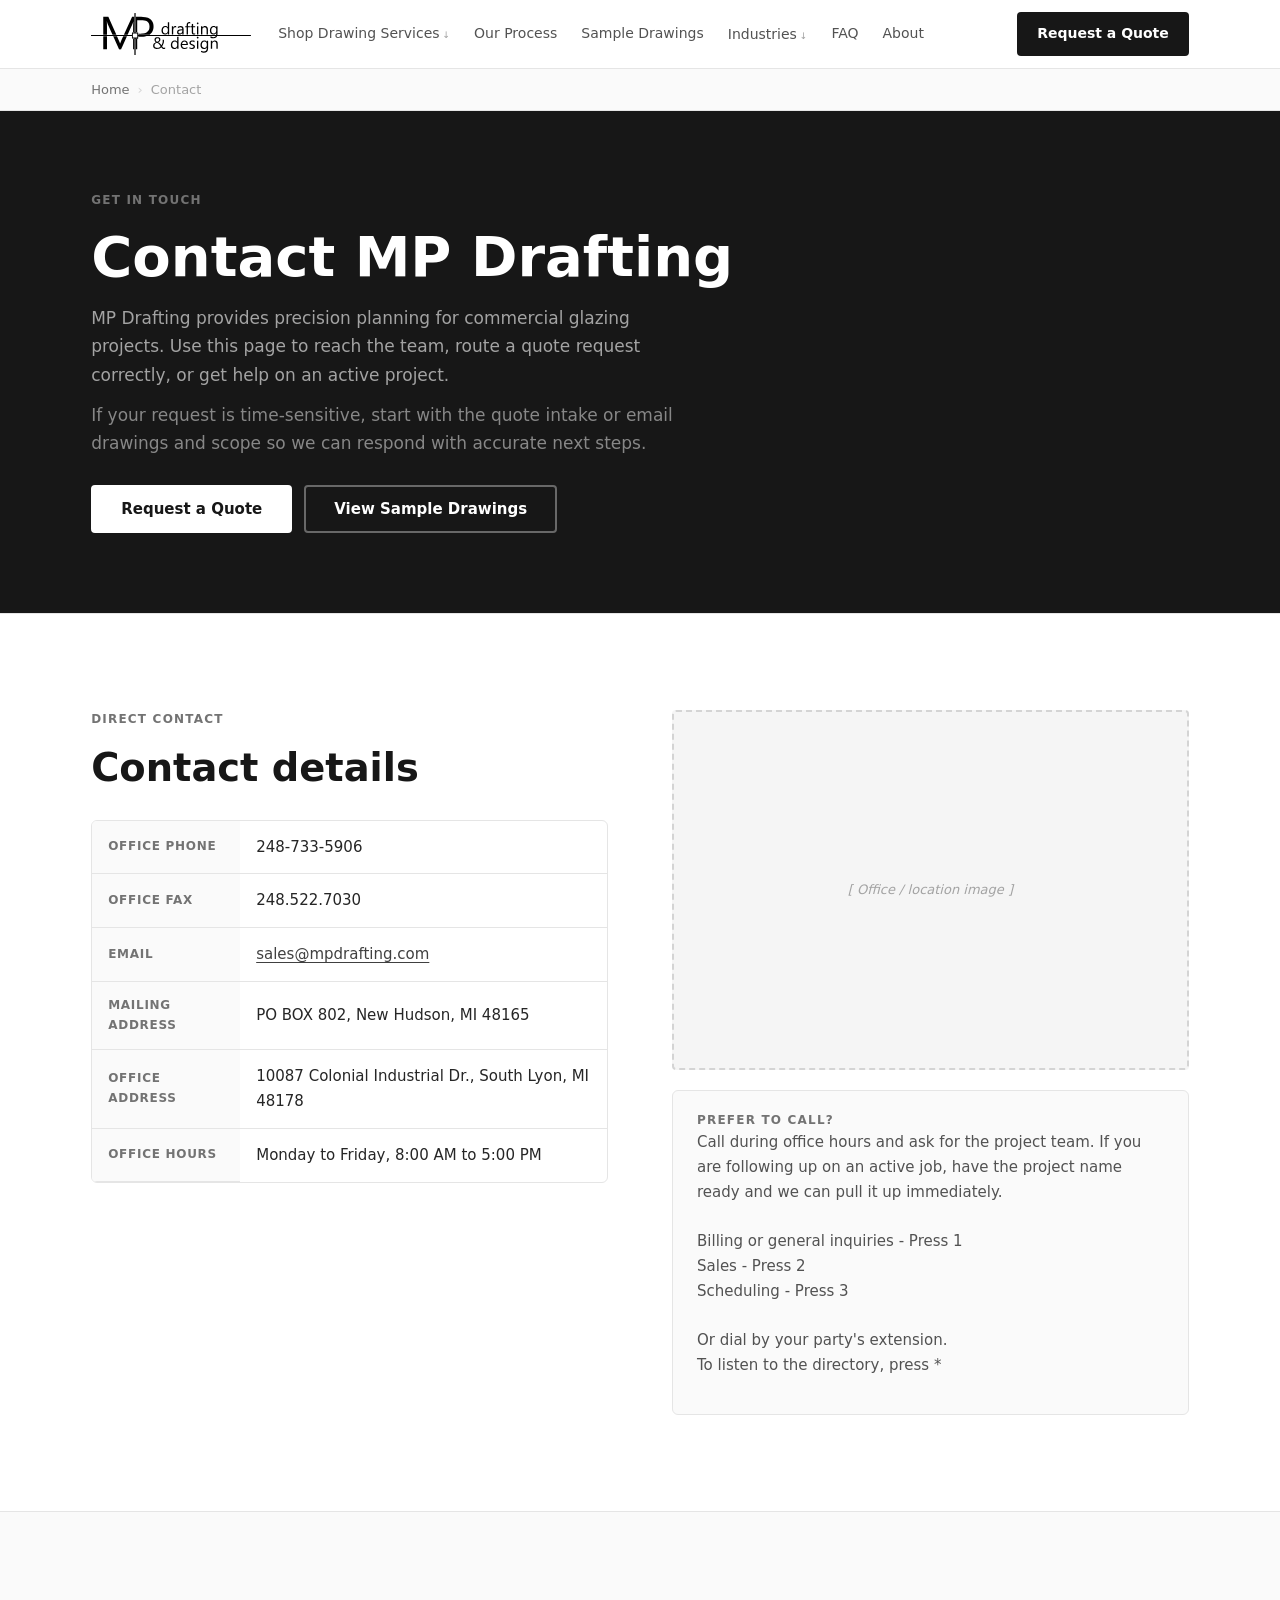
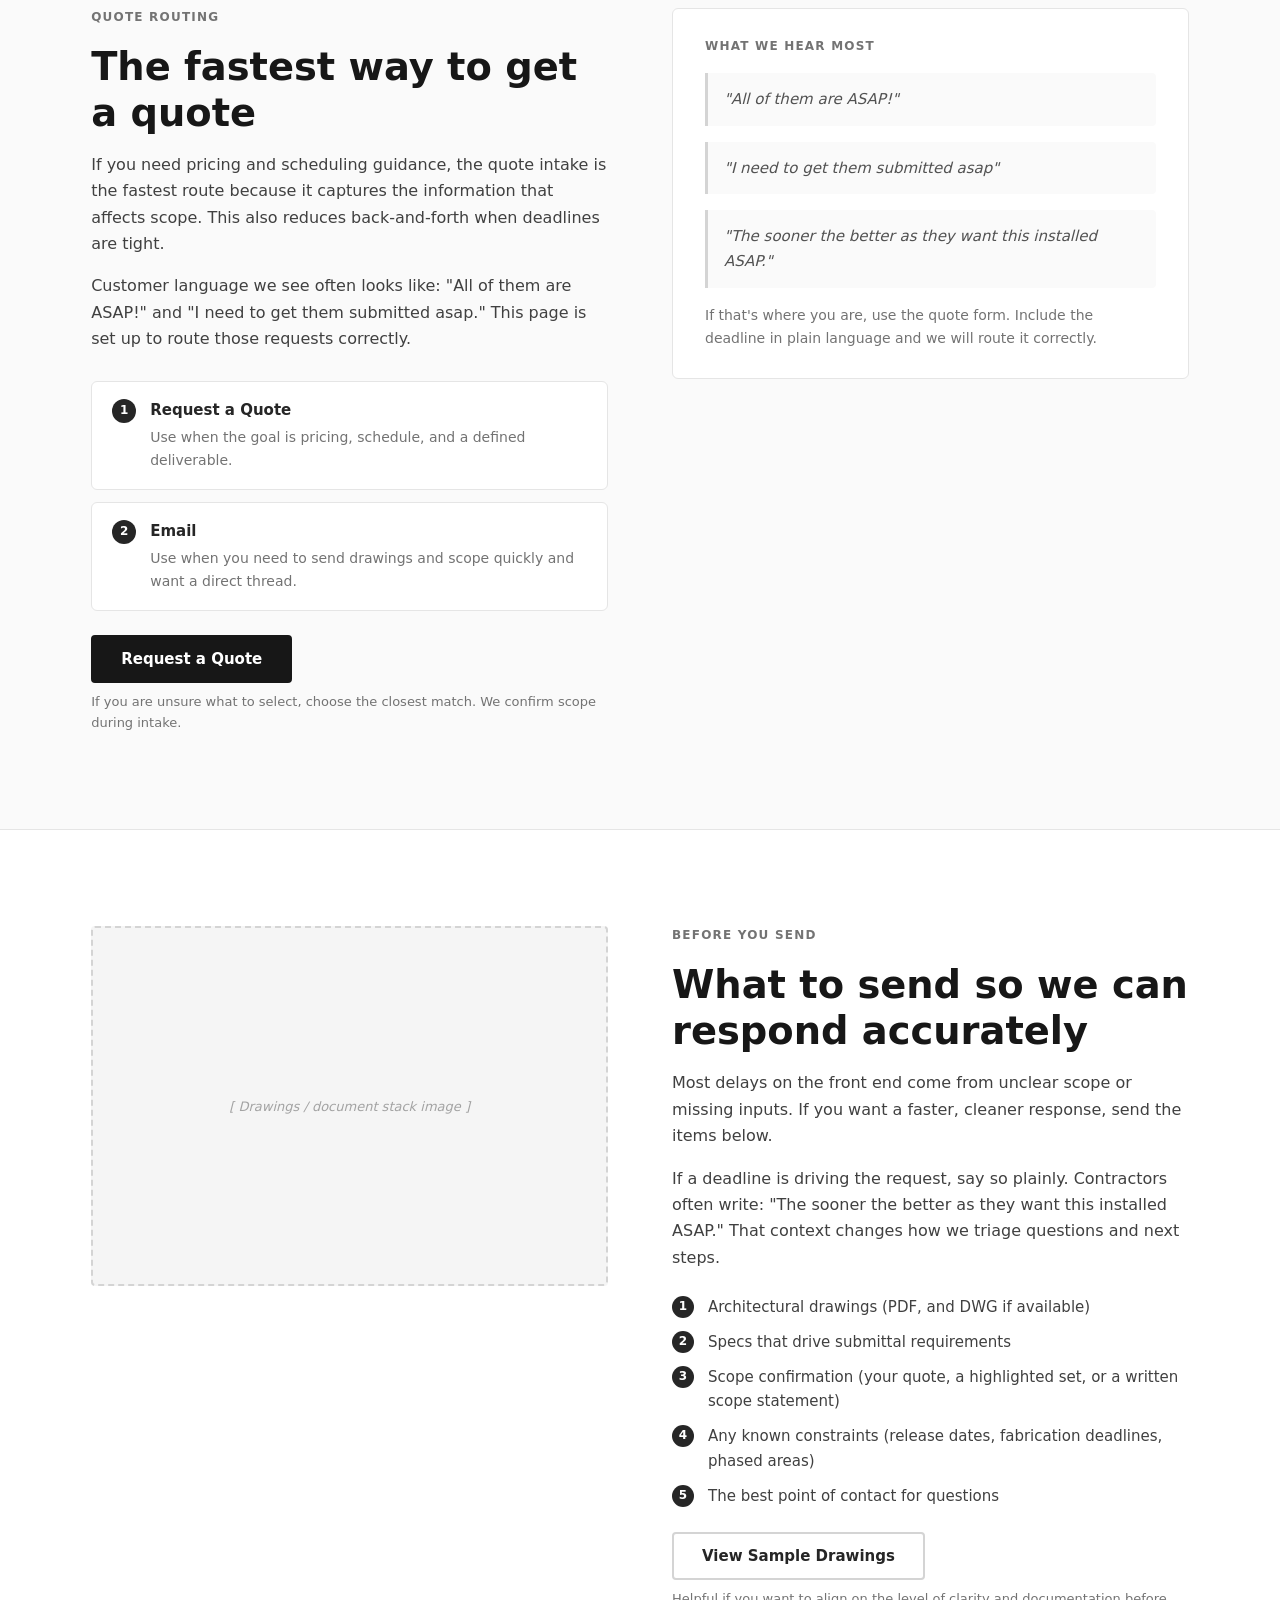
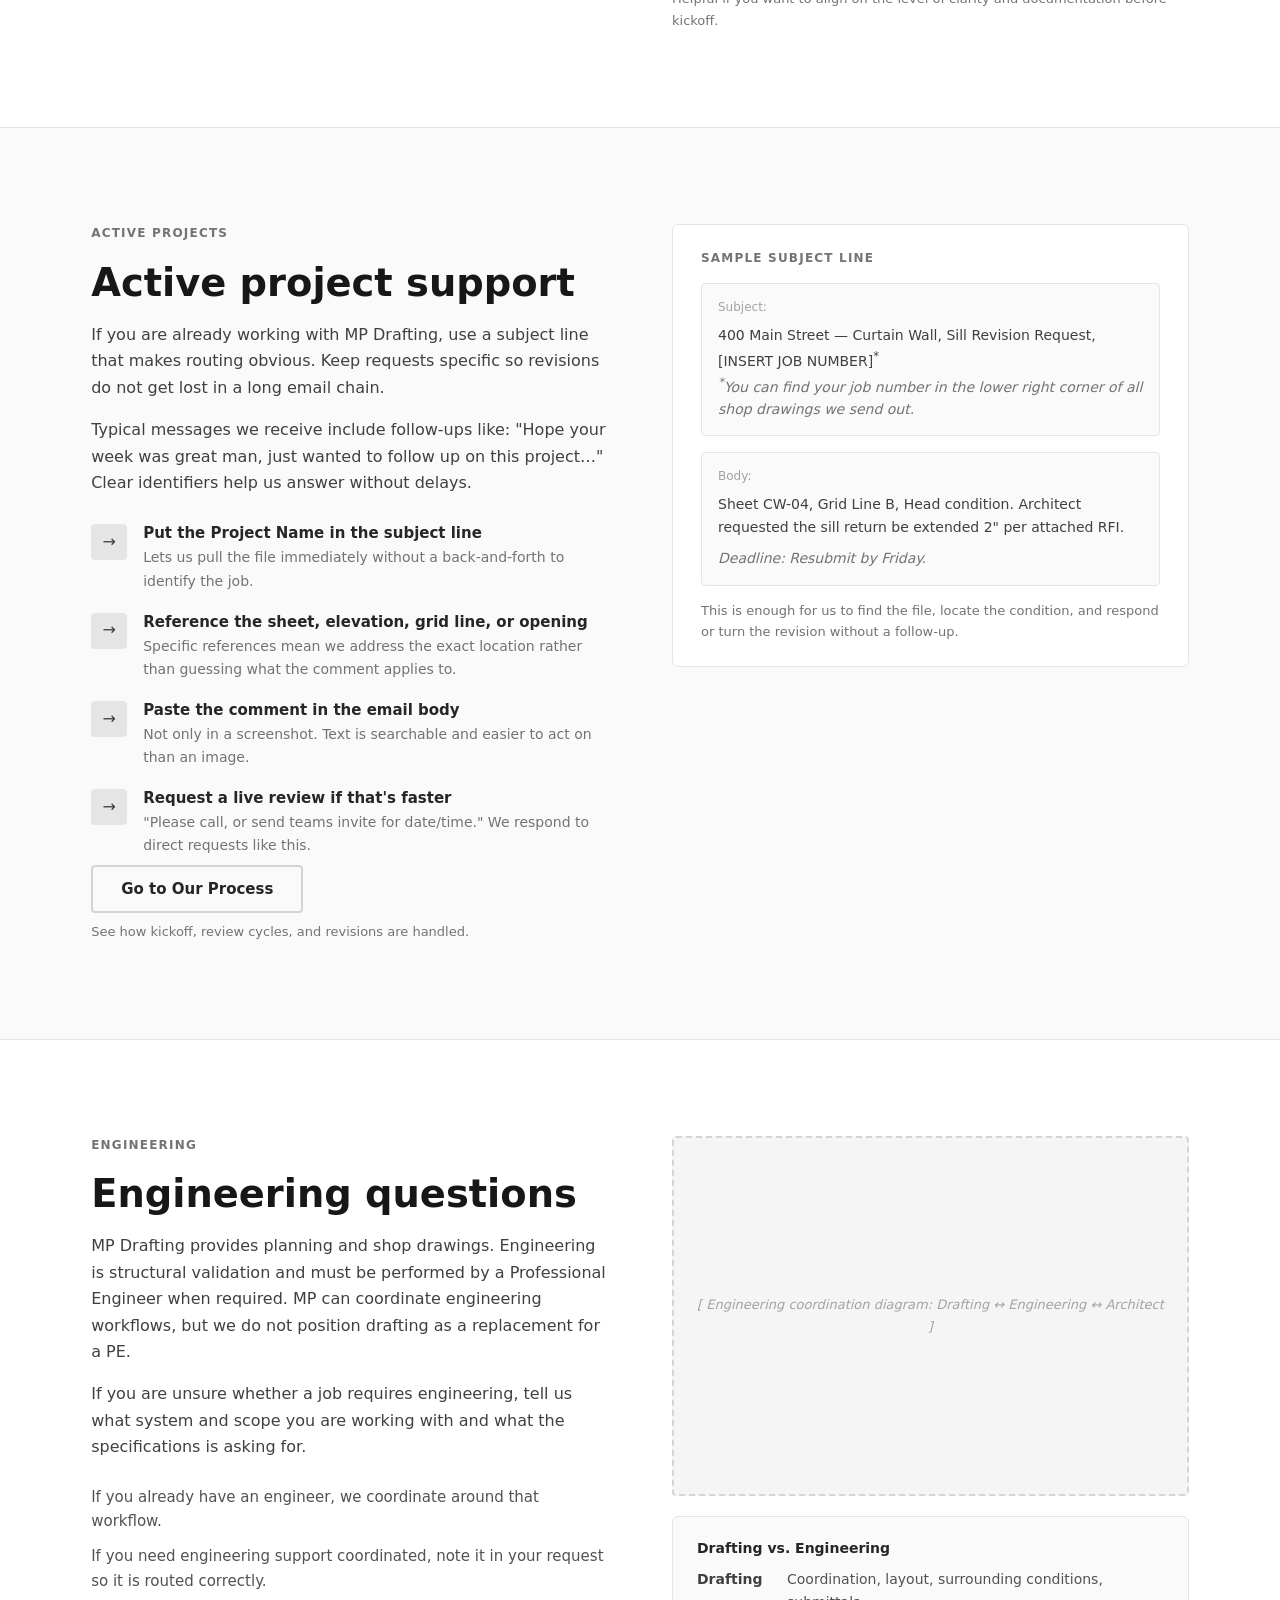
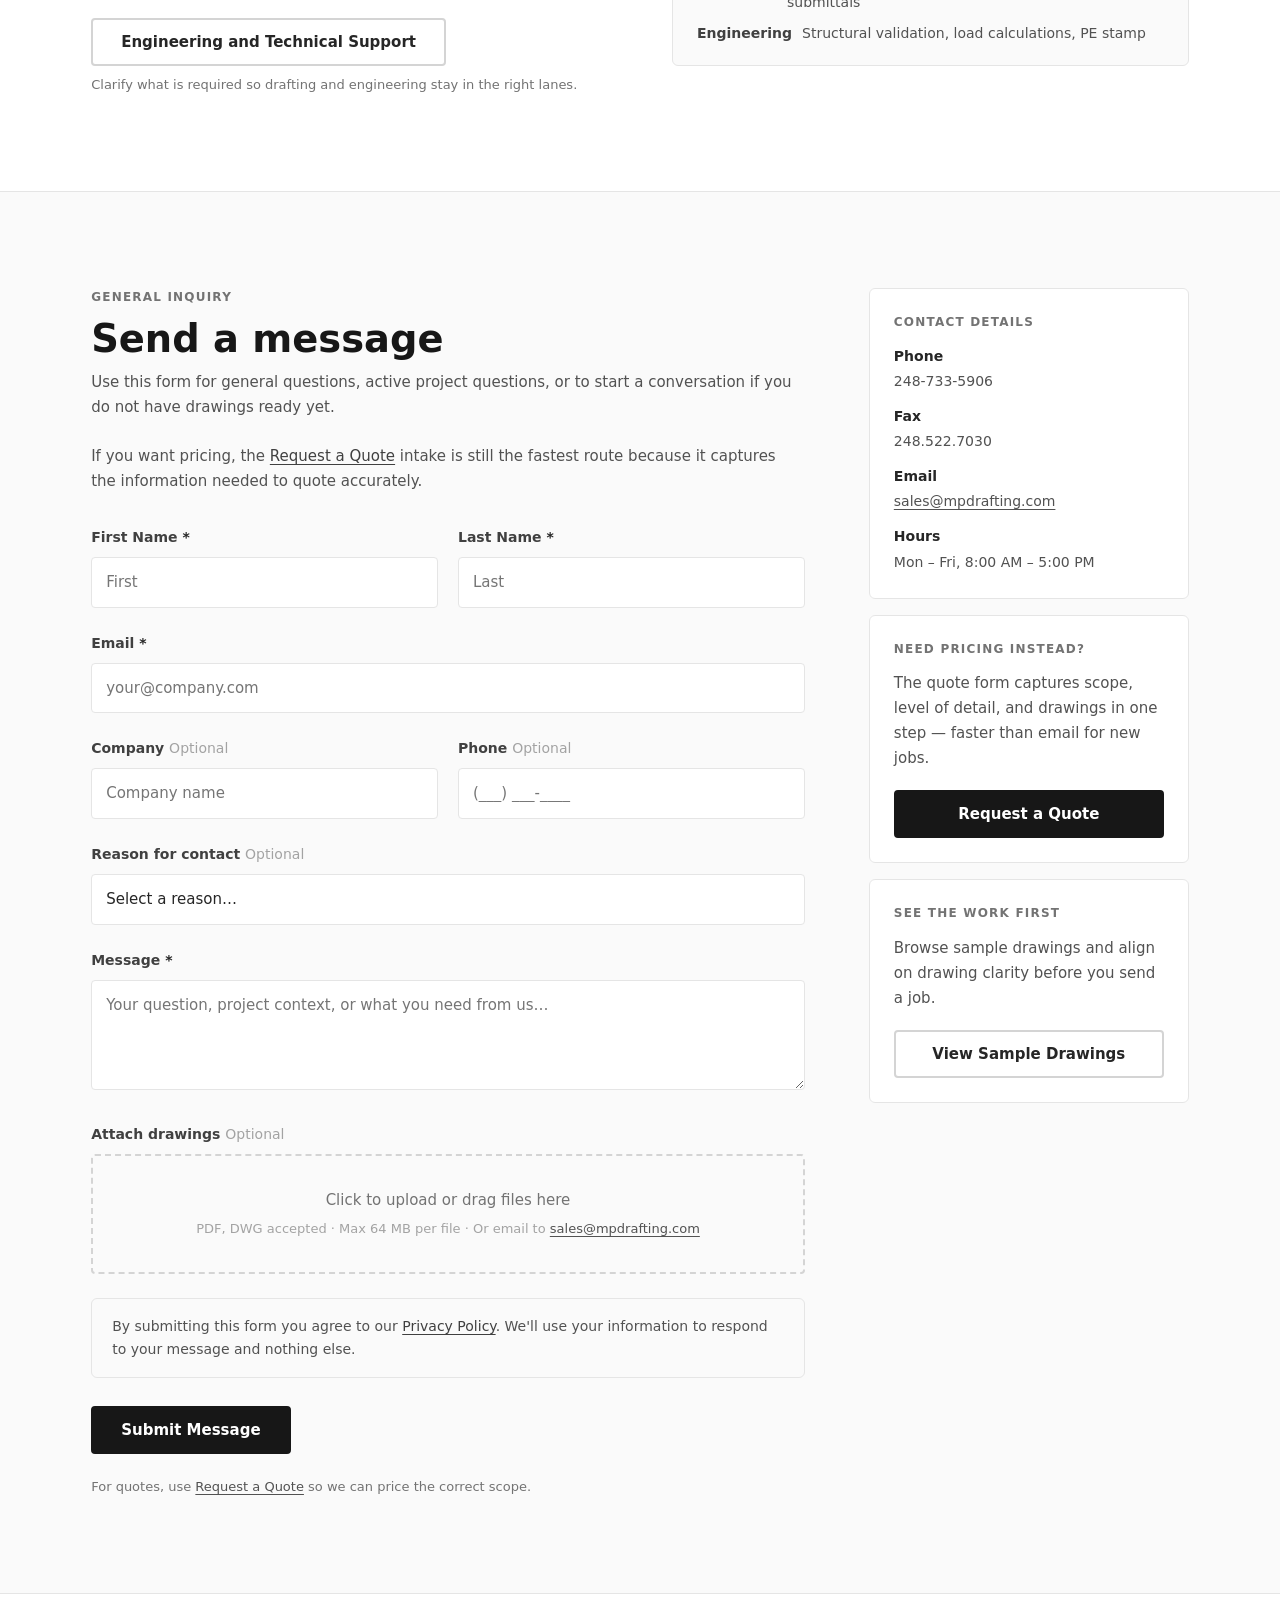
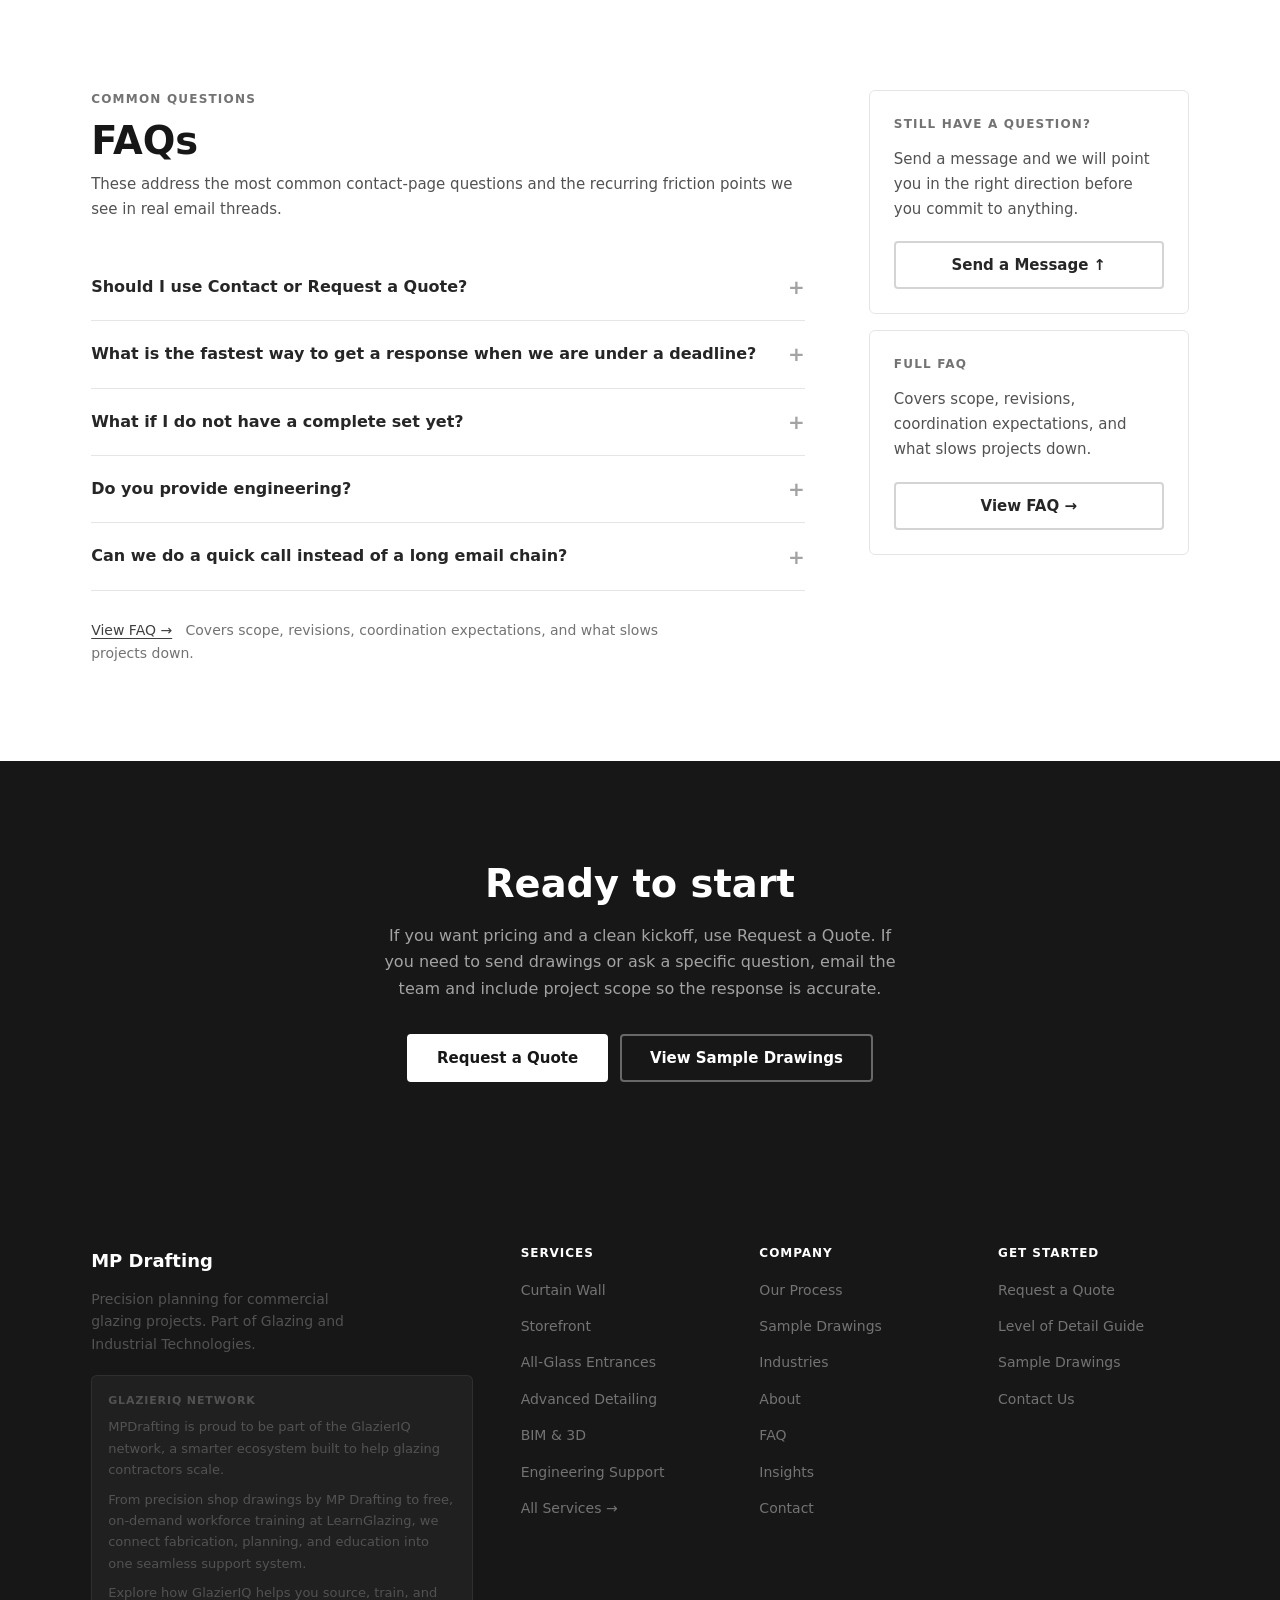
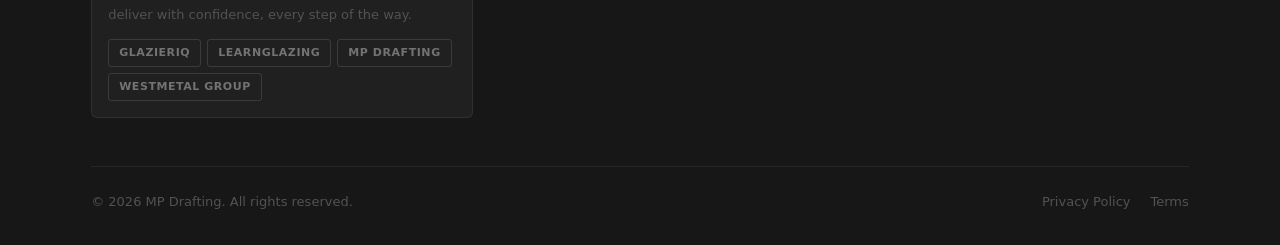
<file: mp-drafting/contact/index.html>
<!DOCTYPE html>
<html lang="en">
<head>
  <meta charset="UTF-8">
  <meta name="viewport" content="width=device-width, initial-scale=1.0">
  <title>Contact MP Drafting | Project Support and Quote Intake</title>
  <meta name="description" content="Contact MP Drafting for commercial glazing shop drawings. Call or email, send drawings and scope, or use Request a Quote for the fastest quoting and routing.">
  <link rel="canonical" href="/contact/">
  <link rel="stylesheet" href="../css/wireframe.css">
  <link rel="stylesheet" href="../css/global.css">

  <script type="application/ld+json">
  {
    "@context": "https://schema.org",
    "@type": "LocalBusiness",
    "name": "MP Drafting",
    "telephone": "248-733-5906",
    "faxNumber": "248-522-7030",
    "email": "sales@mpdrafting.com",
    "address": [
      {
        "@type": "PostalAddress",
        "streetAddress": "PO Box 802",
        "addressLocality": "New Hudson",
        "addressRegion": "MI",
        "postalCode": "48165",
        "addressCountry": "US"
      }
    ],
    "openingHours": "Mo-Fr 08:00-17:00",
    "url": "https://mpdrafting.com"
  }
  </script>

  <script type="application/ld+json">
  {
    "@context": "https://schema.org",
    "@type": "FAQPage",
    "mainEntity": [
      {
        "@type": "Question",
        "name": "Should I use Contact or Request a Quote?",
        "acceptedAnswer": {
          "@type": "Answer",
          "text": "Use Request a Quote when you need pricing, schedule, and a defined deliverable. Use Contact when you have a general question or you are not ready to send drawings yet."
        }
      },
      {
        "@type": "Question",
        "name": "What is the fastest way to get a response when we are under a deadline?",
        "acceptedAnswer": {
          "@type": "Answer",
          "text": "Email drawings and scope and include the deadline in plain language. Many contractors simply write \"ASAP\" or \"I need to get them submitted asap.\" That is enough to route correctly if the project name and scope are included."
        }
      },
      {
        "@type": "Question",
        "name": "What if I do not have a complete set yet?",
        "acceptedAnswer": {
          "@type": "Answer",
          "text": "Send what you have, and include what is missing. We can tell you what we need next to quote and start cleanly."
        }
      },
      {
        "@type": "Question",
        "name": "Do you provide engineering?",
        "acceptedAnswer": {
          "@type": "Answer",
          "text": "Engineering is structural validation performed by a Professional Engineer when required. MP can coordinate engineering workflows while keeping drafting and engineering responsibilities clear."
        }
      },
      {
        "@type": "Question",
        "name": "Can we do a quick call instead of a long email chain?",
        "acceptedAnswer": {
          "@type": "Answer",
          "text": "Yes. If a live review is faster, request it directly. We often see messages like \"Please call, or send teams invite for date/time.\""
        }
      }
    ]
  }
  </script>
</head>
<body>

<div id="nav"></div>

<div class="breadcrumb-bar">
  <div class="container">
    <nav class="breadcrumb">
      <a href="../">Home</a>
      <span class="breadcrumb-sep">›</span>
      <span>Contact</span>
    </nav>
  </div>
</div>

<!-- SECTION 1: HERO -->
<header class="page-header">
  <div class="container">
    <div class="label">Get in Touch</div>
    <h1>Contact MP Drafting</h1>
    <p>MP Drafting provides precision planning for commercial glazing projects. Use this page to reach the team, route a quote request correctly, or get help on an active project.</p>
    <p class="page-note">If your request is time-sensitive, start with the quote intake or email drawings and scope so we can respond with accurate next steps.</p>
    <div class="btn-group mt-md">
      <a href="../request-quote/" class="btn btn--white">Request a Quote</a>
      <a href="../sample-drawings/" class="btn btn--ghost">View Sample Drawings</a>
    </div>
  </div>
</header>

<div class="divider"></div>

<!-- SECTION 2: CONTACT DETAILS -->
<section class="section">
  <div class="container">
    <div class="split">
      <div>
        <div class="label">Direct Contact</div>
        <h2 class="mt-sm">Contact details</h2>
        <div class="contact-table mt-md">
          <span class="contact-table__label">Office Phone</span>
          <span class="contact-table__value">248-733-5906</span>
          <span class="contact-table__label">Office Fax</span>
          <span class="contact-table__value">248.522.7030</span>
          <span class="contact-table__label">Email</span>
          <span class="contact-table__value"><a href="mailto:sales@mpdrafting.com" class="link link--dark">sales@mpdrafting.com</a></span>
          <span class="contact-table__label">Mailing Address</span>
          <span class="contact-table__value">PO BOX 802, New Hudson, MI 48165</span>
          <span class="contact-table__label">Office Address</span>
          <span class="contact-table__value">10087 Colonial Industrial Dr., South Lyon, MI 48178</span>
          <span class="contact-table__label">Office Hours</span>
          <span class="contact-table__value">Monday to Friday, 8:00 AM to 5:00 PM</span>
        </div>
      </div>
      <div>
        <div class="placeholder placeholder--lg mb-20">[ Office / location image ]</div>
        <div class="card card--sm card--gray card--md">
          <div class="label">Prefer to call?</div>
          <p class="mb-0">Call during office hours and ask for the project team. If you are following up on an active job, have the project name ready and we can pull it up immediately.<br><br>
          Billing or general inquiries - Press 1<br>
Sales - Press 2<br>
Scheduling - Press 3<br><br>

Or dial by your party's extension.<br>
To listen to the directory, press *</p>
        </div>
      </div>
    </div>
  </div>
</section>

<div class="divider"></div>

<!-- SECTION 3: FASTEST WAY TO GET A QUOTE -->
<section class="section section--gray">
  <div class="container">
    <div class="split">
      <div>
        <div class="label">Quote Routing</div>
        <h2 class="mt-sm">The fastest way to get a quote</h2>
        <p class="mt-sm">If you need pricing and scheduling guidance, the quote intake is the fastest route because it captures the information that affects scope. This also reduces back-and-forth when deadlines are tight.</p>
        <p class="mt-sm">Customer language we see often looks like: "All of them are ASAP!" and "I need to get them submitted asap." This page is set up to route those requests correctly.</p>
        <div class="step-list mt-28">
          <div class="step-card">
            <span class="step-badge">1</span>
            <div>
              <div class="step-card__title">Request a Quote</div>
              <div class="step-card__desc">Use when the goal is pricing, schedule, and a defined deliverable.</div>
            </div>
          </div>
          <div class="step-card">
            <span class="step-badge">2</span>
            <div>
              <div class="step-card__title">Email</div>
              <div class="step-card__desc">Use when you need to send drawings and scope quickly and want a direct thread.</div>
            </div>
          </div>
        </div>
        <div class="mt-24">
          <a href="../request-quote/" class="btn btn--primary">Request a Quote</a>
          <p class="cta-note">If you are unsure what to select, choose the closest match. We confirm scope during intake.</p>
        </div>
      </div>
      <div>
        <div class="quote-panel">
          <div class="label">What we hear most</div>
          <div class="quote-panel__items">
            <div class="pullquote pullquote--gray">"All of them are ASAP!"</div>
            <div class="pullquote pullquote--gray">"I need to get them submitted asap"</div>
            <div class="pullquote pullquote--gray">"The sooner the better as they want this installed ASAP."</div>
          </div>
          <p class="quote-panel__hint">If that's where you are, use the quote form. Include the deadline in plain language and we will route it correctly.</p>
        </div>
      </div>
    </div>
  </div>
</section>

<div class="divider"></div>

<!-- SECTION 4: WHAT TO SEND -->
<section class="section">
  <div class="container">
    <div class="split">
      <div>
        <div class="placeholder placeholder--lg">[ Drawings / document stack image ]</div>
      </div>
      <div>
        <div class="label">Before You Send</div>
        <h2 class="mt-sm">What to send so we can respond accurately</h2>
        <p class="mt-sm">Most delays on the front end come from unclear scope or missing inputs. If you want a faster, cleaner response, send the items below.</p>
        <p class="mt-sm">If a deadline is driving the request, say so plainly. Contractors often write: "The sooner the better as they want this installed ASAP." That context changes how we triage questions and next steps.</p>
        <ol class="num-list mt-24">
          <li class="num-list__item">
            <span class="num-list__badge">1</span>
            <span>Architectural drawings (PDF, and DWG if available)</span>
          </li>
          <li class="num-list__item">
            <span class="num-list__badge">2</span>
            <span>Specs that drive submittal requirements</span>
          </li>
          <li class="num-list__item">
            <span class="num-list__badge">3</span>
            <span>Scope confirmation (your quote, a highlighted set, or a written scope statement)</span>
          </li>
          <li class="num-list__item">
            <span class="num-list__badge">4</span>
            <span>Any known constraints (release dates, fabrication deadlines, phased areas)</span>
          </li>
          <li class="num-list__item">
            <span class="num-list__badge">5</span>
            <span>The best point of contact for questions</span>
          </li>
        </ol>
        <div class="mt-24">
          <a href="../sample-drawings/" class="btn btn--secondary">View Sample Drawings</a>
          <p class="cta-note">Helpful if you want to align on the level of clarity and documentation before kickoff.</p>
        </div>
      </div>
    </div>
  </div>
</section>

<div class="divider"></div>

<!-- SECTION 5: ACTIVE PROJECT SUPPORT -->
<section class="section section--gray">
  <div class="container">
    <div class="split">
      <div>
        <div class="label">Active Projects</div>
        <h2 class="mt-sm">Active project support</h2>
        <p class="mt-sm">If you are already working with MP Drafting, use a subject line that makes routing obvious. Keep requests specific so revisions do not get lost in a long email chain.</p>
        <p class="mt-sm">Typical messages we receive include follow-ups like: "Hope your week was great man, just wanted to follow up on this project…" Clear identifiers help us answer without delays.</p>
        <div class="feature-list mt-28">
          <div class="feature-item">
            <div class="feature-icon">→</div>
            <div class="feature-text">
              <h4>Put the Project Name in the subject line</h4>
              <p>Lets us pull the file immediately without a back-and-forth to identify the job.</p>
            </div>
          </div>
          <div class="feature-item">
            <div class="feature-icon">→</div>
            <div class="feature-text">
              <h4>Reference the sheet, elevation, grid line, or opening</h4>
              <p>Specific references mean we address the exact location rather than guessing what the comment applies to.</p>
            </div>
          </div>
          <div class="feature-item">
            <div class="feature-icon">→</div>
            <div class="feature-text">
              <h4>Paste the comment in the email body</h4>
              <p>Not only in a screenshot. Text is searchable and easier to act on than an image.</p>
            </div>
          </div>
          <div class="feature-item">
            <div class="feature-icon">→</div>
            <div class="feature-text">
              <h4>Request a live review if that's faster</h4>
              <p>"Please call, or send teams invite for date/time." We respond to direct requests like this.</p>
            </div>
          </div>
        </div>
        <a href="../our-process/" class="btn btn--secondary mt-8">Go to Our Process</a>
        <p class="cta-note">See how kickoff, review cycles, and revisions are handled.</p>
      </div>
      <div>
        <div class="email-example">
          <div class="label">Sample subject line</div>
          <div class="email-example__block">
            <span class="email-example__field-label">Subject:</span>
            400 Main Street — Curtain Wall, Sill Revision Request, <br>[INSERT JOB NUMBER]<sup>*</sup>
            <p class="email-example__note"><sup>*</sup>You can find your job number in the lower right corner of all shop drawings we send out.</p>
          </div>
          <div class="email-example__block">
            <span class="email-example__field-label">Body:</span>
            <p>Sheet CW-04, Grid Line B, Head condition. Architect requested the sill return be extended 2" per attached RFI.</p>
            <p class="email-example__note mb-0">Deadline: Resubmit by Friday.</p>
          </div>
          <p class="email-example__hint">This is enough for us to find the file, locate the condition, and respond or turn the revision without a follow-up.</p>
        </div>
      </div>
    </div>
  </div>
</section>

<div class="divider"></div>

<!-- SECTION 6: ENGINEERING QUESTIONS -->
<section class="section">
  <div class="container">
    <div class="split">
      <div>
        <div class="label">Engineering</div>
        <h2 class="mt-sm">Engineering questions</h2>
        <p class="mt-sm">MP Drafting provides planning and shop drawings. Engineering is structural validation and must be performed by a Professional Engineer when required. MP can coordinate engineering workflows, but we do not position drafting as a replacement for a PE.</p>
        <p class="mt-sm">If you are unsure whether a job requires engineering, tell us what system and scope you are working with and what the specifications is asking for.</p>
        <ul class="arrow-list arrow-list--muted mt-24">
          <li>If you already have an engineer, we coordinate around that workflow.</li>
          <li>If you need engineering support coordinated, note it in your request so it is routed correctly.</li>
        </ul>
        <div class="mt-24">
          <a href="../shop-drawing-services/engineering-technical-support/" class="btn btn--secondary">Engineering and Technical Support</a>
          <p class="cta-note">Clarify what is required so drafting and engineering stay in the right lanes.</p>
        </div>
      </div>
      <div>
        <div class="placeholder placeholder--lg mb-20">[ Engineering coordination diagram: Drafting ↔ Engineering ↔ Architect ]</div>
        <div class="compare-box">
          <div class="compare-box__heading">Drafting vs. Engineering</div>
          <div class="compare-box__rows">
            <div class="compare-box__row">
              <span class="compare-box__label">Drafting</span>
              <span>Coordination, layout, surrounding conditions, submittals</span>
            </div>
            <div class="compare-box__row">
              <span class="compare-box__label">Engineering</span>
              <span>Structural validation, load calculations, PE stamp</span>
            </div>
          </div>
        </div>
      </div>
    </div>
  </div>
</section>

<div class="divider"></div>

<!-- SECTION 7: GENERAL INQUIRY FORM -->
<section class="section section--gray" id="contact-form">
  <div class="container">
    <div class="content-with-sidebar">

      <!-- FORM -->
      <div class="form-wrap">
        <div class="section-intro">
          <div class="label">General Inquiry</div>
          <h2>Send a message</h2>
          <p class="section-intro__desc">Use this form for general questions, active project questions, or to start a conversation if you do not have drawings ready yet.<br><br>If you want pricing, the <a href="../request-quote/" class="link link--dark">Request a Quote</a> intake is still the fastest route because it captures the information needed to quote accurately.</p>
        </div>

        <div class="form-row">
          <div class="form-group">
            <label class="form-label" for="first-name">First Name <span class="required">*</span></label>
            <input type="text" id="first-name" name="first_name" class="form-input" placeholder="First" required>
          </div>
          <div class="form-group">
            <label class="form-label" for="last-name">Last Name <span class="required">*</span></label>
            <input type="text" id="last-name" name="last_name" class="form-input" placeholder="Last" required>
          </div>
        </div>

        <div class="form-group">
          <label class="form-label" for="email">Email <span class="required">*</span></label>
          <input type="email" id="email" name="email" class="form-input" placeholder="your@company.com" required>
        </div>

        <div class="form-row">
          <div class="form-group">
            <label class="form-label" for="company">Company <span class="opt">Optional</span></label>
            <input type="text" id="company" name="company" class="form-input" placeholder="Company name">
          </div>
          <div class="form-group">
            <label class="form-label" for="phone">Phone <span class="opt">Optional</span></label>
            <input type="tel" id="phone" name="phone" class="form-input" placeholder="(___) ___-____">
          </div>
        </div>

        <div class="form-group">
          <label class="form-label" for="reason">Reason for contact <span class="opt">Optional</span></label>
          <select id="reason" name="reason" class="form-input">
            <option value="" disabled selected>Select a reason…</option>
            <option value="general">General question</option>
            <option value="active-project">Active project</option>
            <option value="engineering">Engineering question</option>
            <option value="other">Other</option>
          </select>
        </div>

        <div class="form-group">
          <label class="form-label" for="message">Message <span class="required">*</span></label>
          <textarea id="message" name="message" class="form-textarea" placeholder="Your question, project context, or what you need from us…" required></textarea>
        </div>

        <div class="form-group">
          <label class="form-label">Attach drawings <span class="opt">Optional</span></label>
          <div class="file-upload">
            <div>Click to upload or drag files here</div>
            <div class="file-upload-hint">PDF, DWG accepted · Max 64 MB per file · Or email to <a href="mailto:sales@mpdrafting.com" class="link link--muted">sales@mpdrafting.com</a></div>
          </div>
        </div>

        <div class="infobox mb-28">
          By submitting this form you agree to our <a href="../privacy-policy/" class="link link--dark">Privacy Policy</a>. We'll use your information to respond to your message and nothing else.
        </div>

        <button type="submit" class="btn btn--primary">Submit Message</button>
        <p class="cta-note">For quotes, use <a href="../request-quote/" class="link link--muted link--sm link--inline">Request a Quote</a> so we can price the correct scope.</p>
      </div>

      <!-- SIDEBAR -->
      <aside class="sidebar">

        <div class="sidebar__card">
          <div class="label">Contact Details</div>
          <div class="contact-info-list">
            <div>
              <span class="contact-info-list__label">Phone</span>
              248-733-5906
            </div>
            <div>
              <span class="contact-info-list__label">Fax</span>
              248.522.7030
            </div>
            <div>
              <span class="contact-info-list__label">Email</span>
              <a href="mailto:sales@mpdrafting.com" class="link link--muted">sales@mpdrafting.com</a>
            </div>
            <div>
              <span class="contact-info-list__label">Hours</span>
              Mon – Fri, 8:00 AM – 5:00 PM
            </div>
          </div>
        </div>

        <div class="sidebar__card">
          <div class="label">Need Pricing Instead?</div>
          <p>The quote form captures scope, level of detail, and drawings in one step — faster than email for new jobs.</p>
          <a href="../request-quote/" class="btn btn--primary">Request a Quote</a>
        </div>

        <div class="sidebar__card">
          <div class="label">See the Work First</div>
          <p>Browse sample drawings and align on drawing clarity before you send a job.</p>
          <a href="../sample-drawings/" class="btn btn--secondary">View Sample Drawings</a>
        </div>

      </aside>

    </div>
  </div>
</section>

<div class="divider"></div>

<!-- SECTION 8: FAQs -->
<section class="section">
  <div class="container">
    <div class="content-with-sidebar">

      <div>
        <div class="section-intro">
          <div class="label">Common Questions</div>
          <h2>FAQs</h2>
          <p class="section-intro__desc">These address the most common contact-page questions and the recurring friction points we see in real email threads.</p>
        </div>

        <div class="faq-list">

          <div class="faq-item">
            <button class="faq-question">
              Should I use Contact or Request a Quote?
              <span class="faq-icon">+</span>
            </button>
            <div class="faq-answer">
              Use <strong>Request a Quote</strong> when you need pricing, schedule, and a defined deliverable. Use <strong>Contact</strong> when you have a general question or you are not ready to send drawings yet.
            </div>
          </div>

          <div class="faq-item">
            <button class="faq-question">
              What is the fastest way to get a response when we are under a deadline?
              <span class="faq-icon">+</span>
            </button>
            <div class="faq-answer">
              Email drawings and scope and include the deadline in plain language. Many contractors simply write "ASAP" or "I need to get them submitted asap." That is enough to route correctly if the project name and scope are included.
            </div>
          </div>

          <div class="faq-item">
            <button class="faq-question">
              What if I do not have a complete set yet?
              <span class="faq-icon">+</span>
            </button>
            <div class="faq-answer">
              Send what you have, and include what is missing. We can tell you what we need next to quote and start cleanly.
            </div>
          </div>

          <div class="faq-item">
            <button class="faq-question">
              Do you provide engineering?
              <span class="faq-icon">+</span>
            </button>
            <div class="faq-answer">
              Engineering is structural validation performed by a Professional Engineer when required. MP can coordinate engineering workflows while keeping drafting and engineering responsibilities clear.
            </div>
          </div>

          <div class="faq-item">
            <button class="faq-question">
              Can we do a quick call instead of a long email chain?
              <span class="faq-icon">+</span>
            </button>
            <div class="faq-answer">
              Yes. If a live review is faster, request it directly. We often see messages like "Please call, or send teams invite for date/time."
            </div>
          </div>

        </div>

        <p class="faq-footer"><a href="../faq/" class="faq-footer__link">View FAQ →</a> &nbsp; Covers scope, revisions, coordination expectations, and what slows projects down.</p>
      </div>

      <!-- FAQ Sidebar -->
      <aside class="sidebar">
        <div class="sidebar__card">
          <div class="label">Still Have a Question?</div>
          <p>Send a message and we will point you in the right direction before you commit to anything.</p>
          <a href="#contact-form" class="btn btn--secondary">Send a Message ↑</a>
        </div>
        <div class="sidebar__card">
          <div class="label">Full FAQ</div>
          <p>Covers scope, revisions, coordination expectations, and what slows projects down.</p>
          <a href="../faq/" class="btn btn--secondary">View FAQ →</a>
        </div>
      </aside>

    </div>
  </div>
</section>

<!-- SECTION 9: FINAL CTA BAND -->
<section class="cta-banner">
  <div class="container">
    <h2>Ready to start</h2>
    <p>If you want pricing and a clean kickoff, use Request a Quote. If you need to send drawings or ask a specific question, email the team and include project scope so the response is accurate.</p>
    <div class="btn-group">
      <a href="../request-quote/" class="btn btn--white">Request a Quote</a>
      <a href="../sample-drawings/" class="btn btn--ghost">View Sample Drawings</a>
    </div>
  </div>
</section>

<div id="footer"></div>

<script>window.MP_BASE = '../';</script>
<script src="../js/components.js"></script>
<script src="../js/main.js"></script>
</body>
</html>
</file>
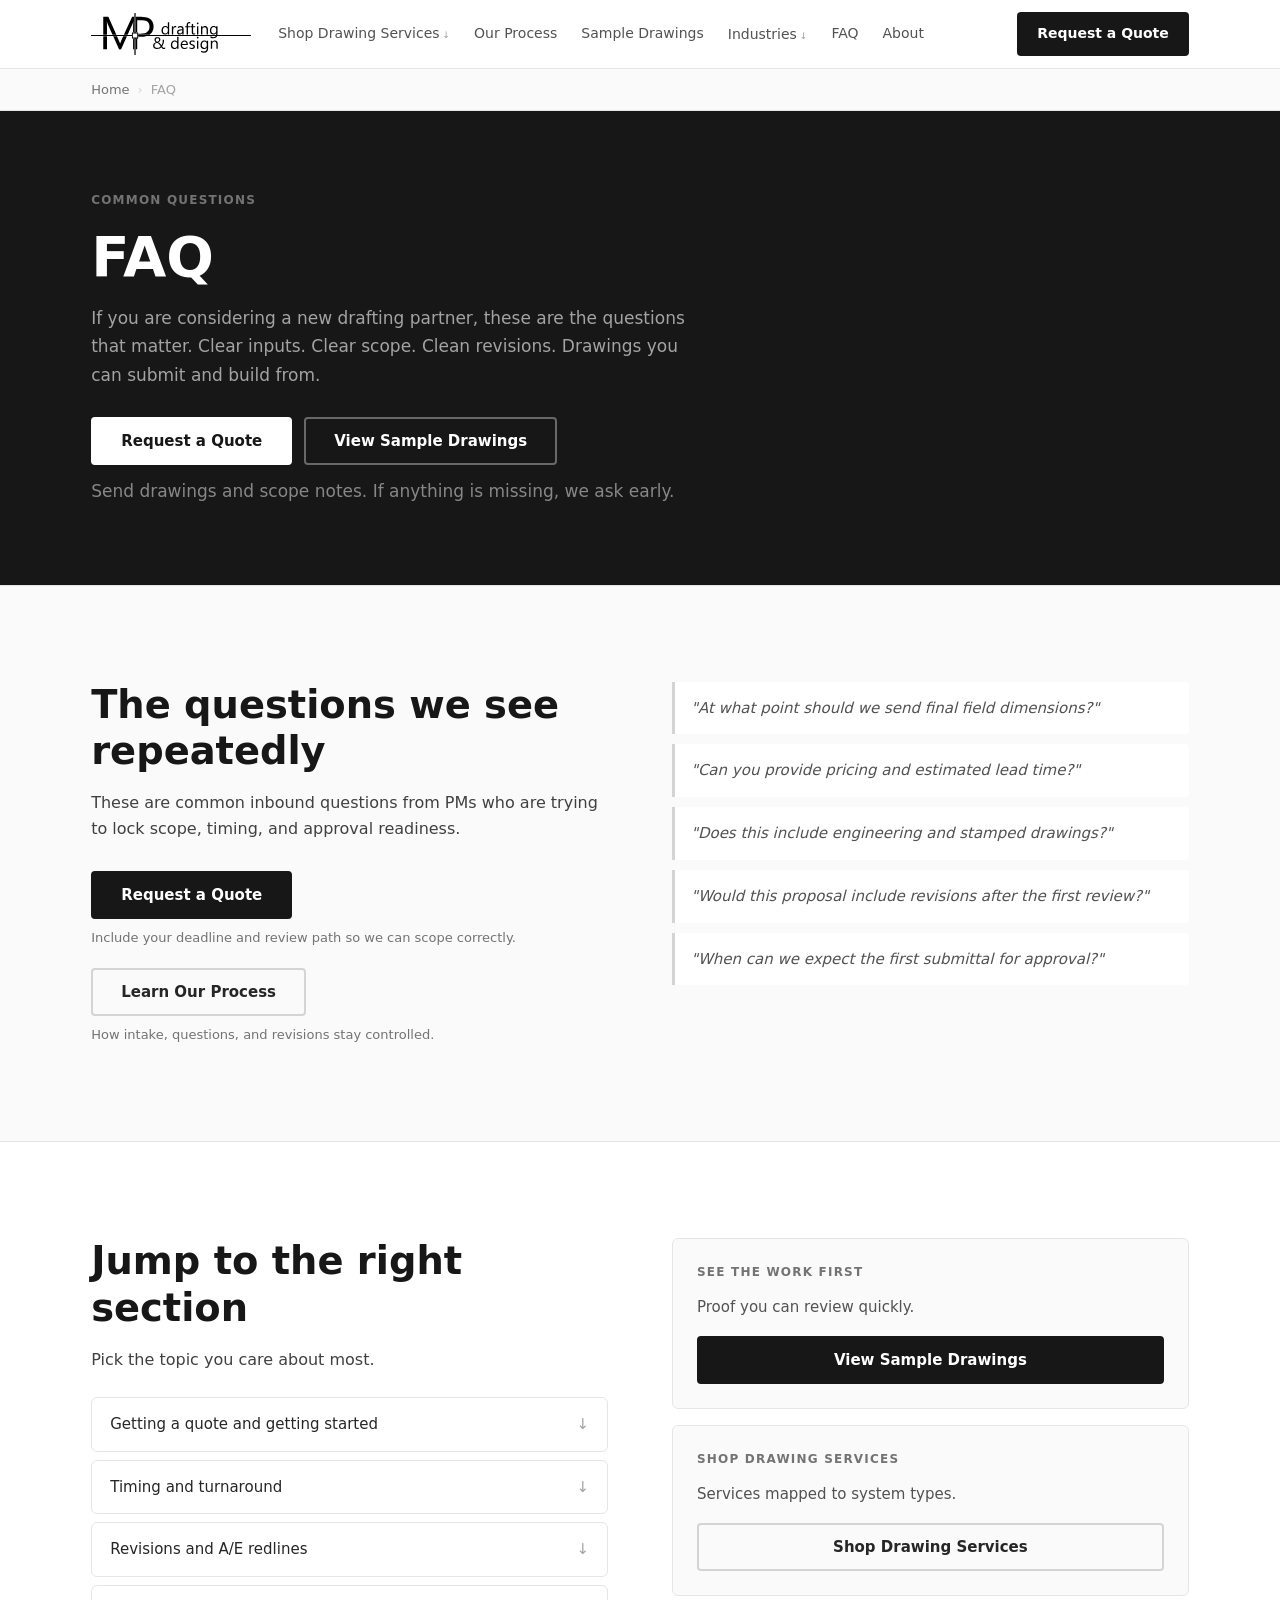
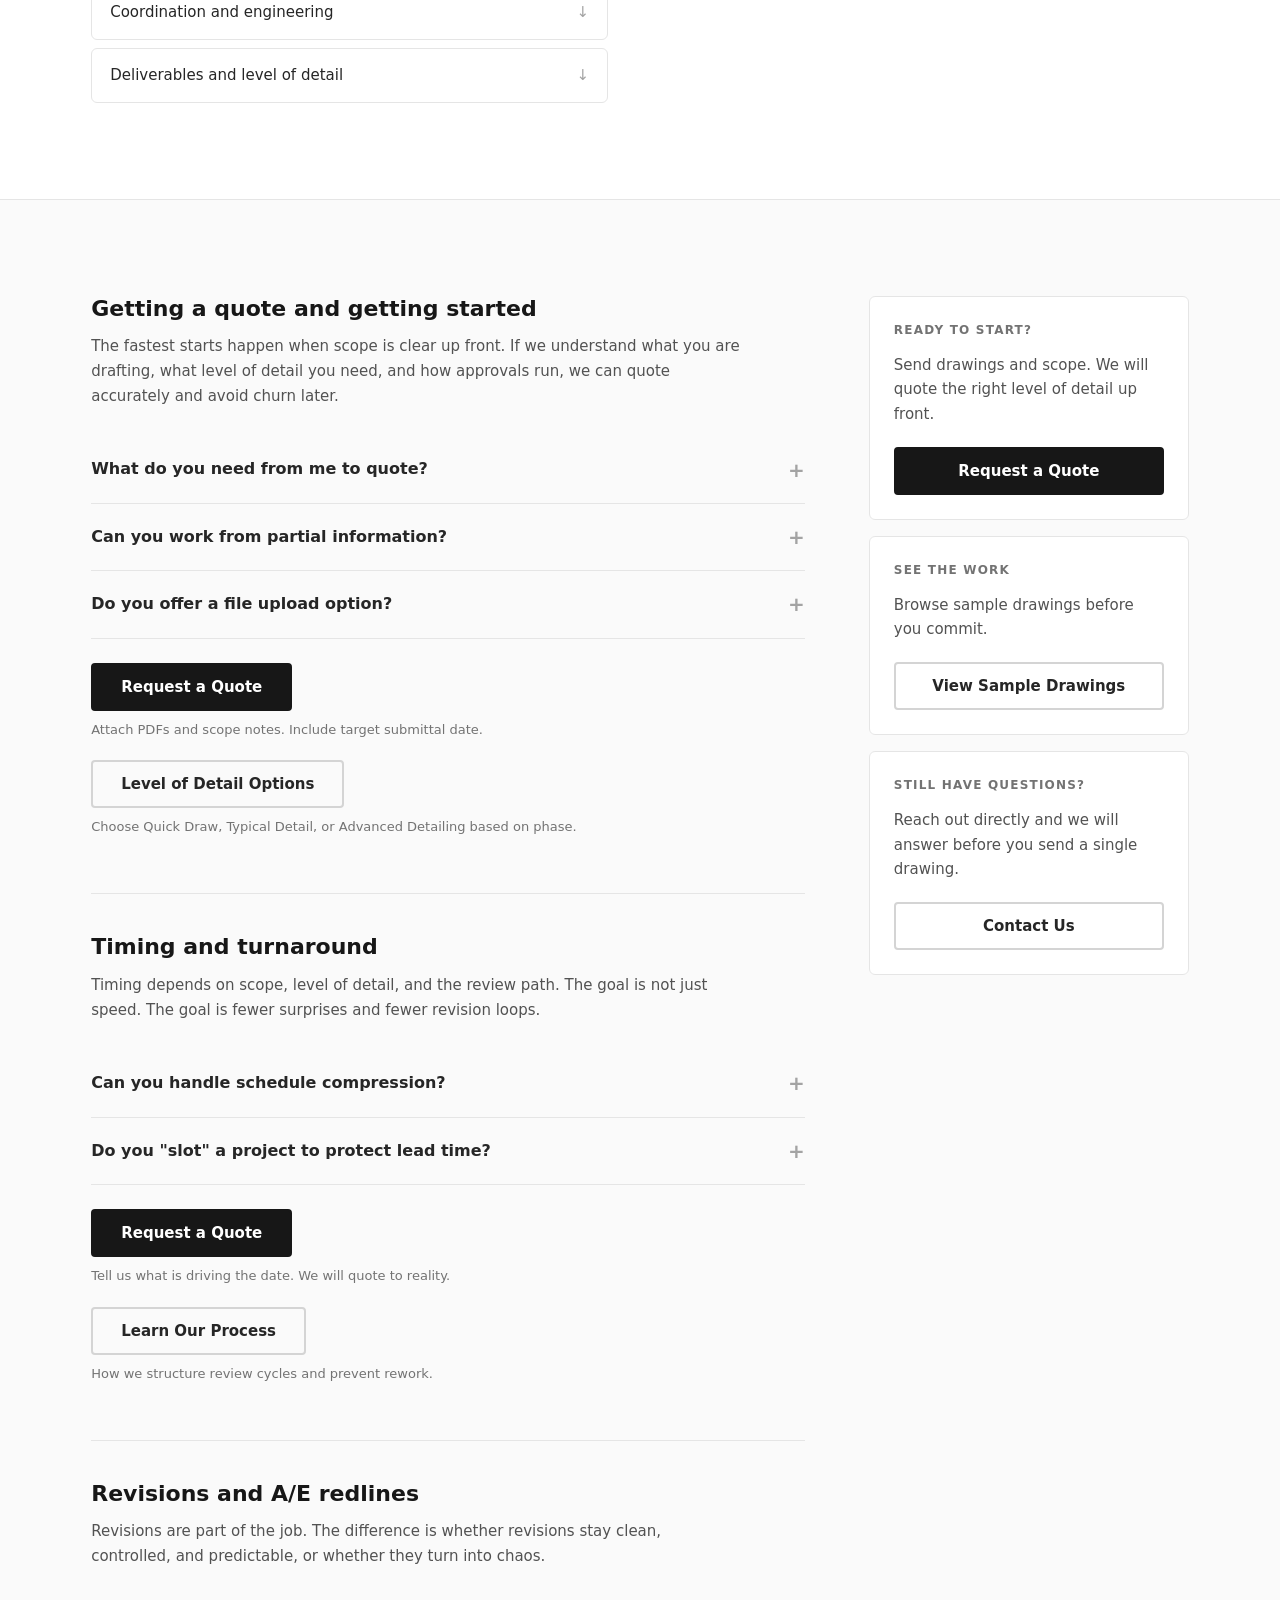
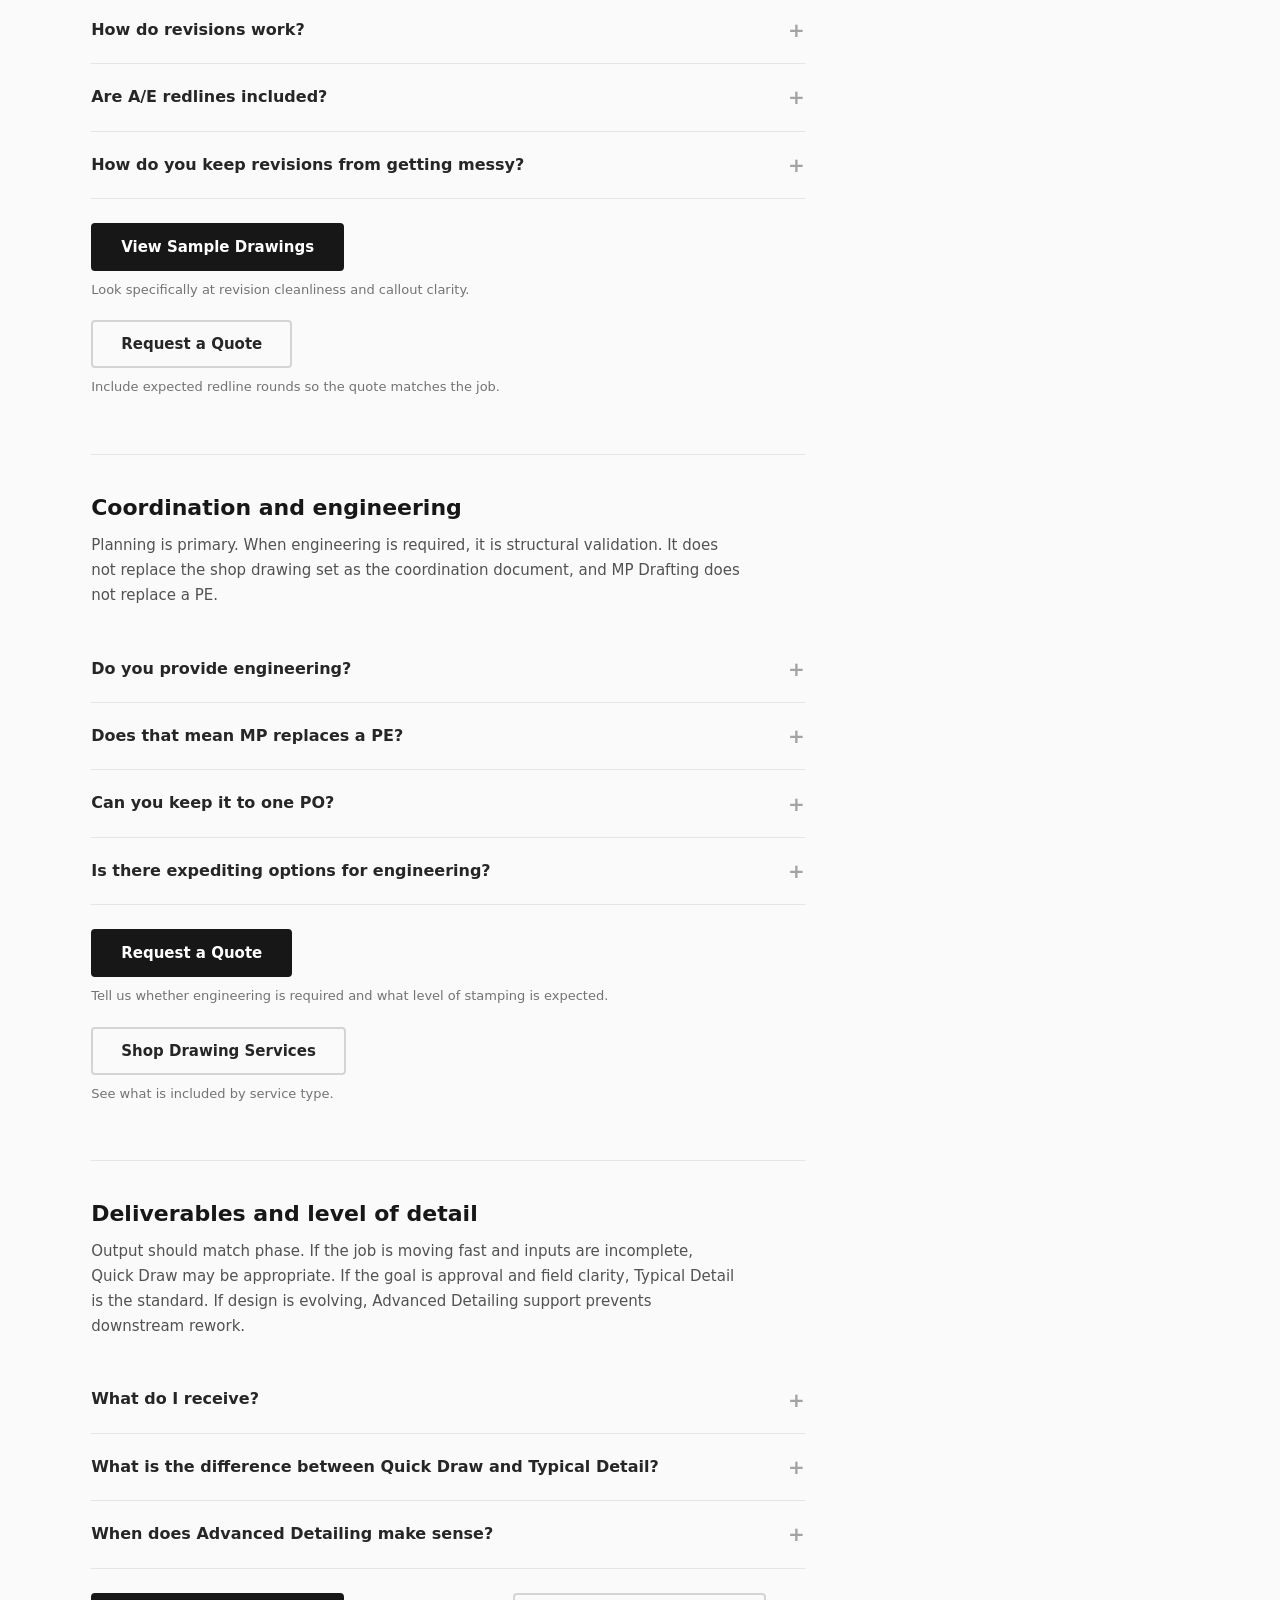
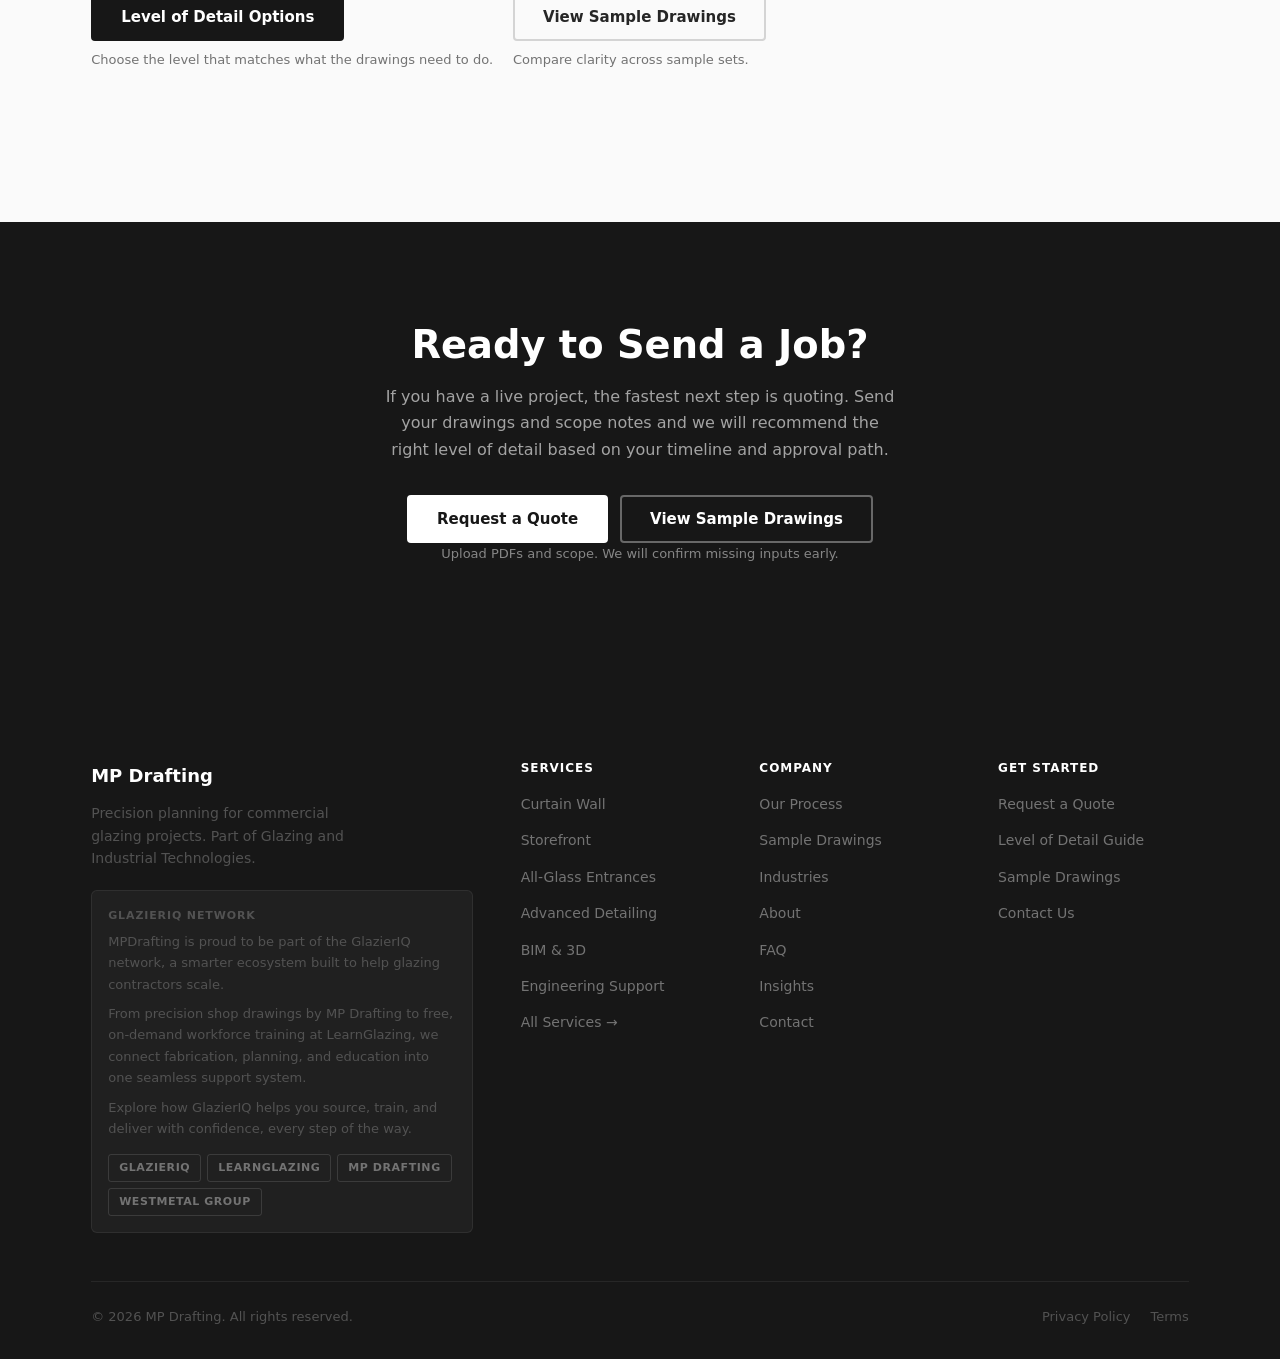
<file: mp-drafting/faq/index.html>
<!DOCTYPE html>
<html lang="en">
<head>
  <meta charset="UTF-8">
  <meta name="viewport" content="width=device-width, initial-scale=1.0">
  <title>FAQ — MP Drafting</title>
  <link rel="stylesheet" href="../css/wireframe.css">
  <link rel="stylesheet" href="../css/global.css">
</head>
<body>

<div id="nav"></div>

<div class="breadcrumb-bar">
  <div class="container">
    <nav class="breadcrumb">
      <a href="../">Home</a>
      <span class="breadcrumb-sep">›</span>
      <span>FAQ</span>
    </nav>
  </div>
</div>

<!-- SECTION 1: HERO -->
<header class="page-header">
  <div class="container">
    <div class="label">Common Questions</div>
    <h1>FAQ</h1>
    <p>If you are considering a new drafting partner, these are the questions that matter. Clear inputs. Clear scope. Clean revisions. Drawings you can submit and build from.</p>
    <div class="btn-group mt-md">
      <a href="../request-quote/" class="btn btn--white">Request a Quote</a>
      <a href="../sample-drawings/" class="btn btn--ghost">View Sample Drawings</a>
    </div>
    <p class="page-note">Send drawings and scope notes. If anything is missing, we ask early.</p>
  </div>
</header>

<div class="divider"></div>

<!-- SECTION 2: WHAT PMs ASK BEFORE THE FIRST JOB -->
<section class="section section--gray">
  <div class="container">
    <div class="split">
      <div>
        <h2>The questions we see repeatedly</h2>
        <p class="mt-sm">These are common inbound questions from PMs who are trying to lock scope, timing, and approval readiness.</p>
        <div class="cta-group mt-md">
          <div>
            <a href="../request-quote/" class="btn btn--primary">Request a Quote</a>
            <p class="cta-note">Include your deadline and review path so we can scope correctly.</p>
          </div>
          <div>
            <a href="../our-process/" class="btn btn--secondary">Learn Our Process</a>
            <p class="cta-note">How intake, questions, and revisions stay controlled.</p>
          </div>
        </div>
      </div>
      <div class="pullquote-stack">
        <div class="pullquote pullquote--white">"At what point should we send final field dimensions?"</div>
        <div class="pullquote pullquote--white">"Can you provide pricing and estimated lead time?"</div>
        <div class="pullquote pullquote--white">"Does this include engineering and stamped drawings?"</div>
        <div class="pullquote pullquote--white">"Would this proposal include revisions after the first review?"</div>
        <div class="pullquote pullquote--white">"When can we expect the first submittal for approval?"</div>
      </div>
    </div>
  </div>
</section>

<div class="divider"></div>

<!-- SECTION 3: FAQ NAVIGATION -->
<section class="section">
  <div class="container">
    <div class="split">
      <div>
        <h2>Jump to the right section</h2>
        <p class="mt-sm">Pick the topic you care about most.</p>
        <nav class="jump-nav">
          <a href="#getting-started" class="jump-nav__item">Getting a quote and getting started <span class="jump-nav__item__arrow">↓</span></a>
          <a href="#timing" class="jump-nav__item">Timing and turnaround <span class="jump-nav__item__arrow">↓</span></a>
          <a href="#revisions" class="jump-nav__item">Revisions and A/E redlines <span class="jump-nav__item__arrow">↓</span></a>
          <a href="#coordination" class="jump-nav__item">Coordination and engineering <span class="jump-nav__item__arrow">↓</span></a>
          <a href="#deliverables" class="jump-nav__item">Deliverables and level of detail <span class="jump-nav__item__arrow">↓</span></a>
        </nav>
      </div>
      <aside class="sidebar">
        <div class="sidebar__card sidebar__card--gray">
          <div class="label">See the Work First</div>
          <p>Proof you can review quickly.</p>
          <a href="../sample-drawings/" class="btn btn--primary">View Sample Drawings</a>
        </div>
        <div class="sidebar__card sidebar__card--gray">
          <div class="label">Shop Drawing Services</div>
          <p>Services mapped to system types.</p>
          <a href="../shop-drawing-services/" class="btn btn--secondary">Shop Drawing Services</a>
        </div>
      </aside>
    </div>
  </div>
</section>

<div class="divider"></div>

<!-- FAQ SECTIONS WITH SIDEBAR -->
<section class="section section--gray">
  <div class="container">
    <div class="content-with-sidebar">

      <!-- MAIN FAQ CONTENT -->
      <div>

        <!-- SECTION 4: GETTING STARTED -->
        <div id="getting-started" class="faq-section">
          <h2>Getting a quote and getting started</h2>
          <p class="faq-section__intro">The fastest starts happen when scope is clear up front. If we understand what you are drafting, what level of detail you need, and how approvals run, we can quote accurately and avoid churn later.</p>
          <div class="faq-list">
            <div class="faq-item">
              <button class="faq-question">
                What do you need from me to quote?
                <span class="faq-icon">+</span>
              </button>
              <div class="faq-answer">
                Email everything you have, especially items that confirm scope. A highlighted drawing, your quote form, and any notes that clarify exclusions help prevent mis-scoped work.
              </div>
            </div>
            <div class="faq-item">
              <button class="faq-question">
                Can you work from partial information?
                <span class="faq-icon">+</span>
              </button>
              <div class="faq-answer">
                Yes, but missing inputs change the level of detail and what can be verified. If the plan is field verification later, we scope the first set accordingly.
              </div>
            </div>
            <div class="faq-item">
              <button class="faq-question">
                Do you offer a file upload option?
                <span class="faq-icon">+</span>
              </button>
              <div class="faq-answer">
                Yes, our Request a Quote form includes a file upload field.
              </div>
            </div>
          </div>
          <div class="faq-section__cta">
            <div>
              <a href="../request-quote/" class="btn btn--primary">Request a Quote</a>
              <p class="cta-note">Attach PDFs and scope notes. Include target submittal date.</p>
            </div>
            <div>
              <a href="../shop-drawing-services/level-of-detail-options/" class="btn btn--secondary">Level of Detail Options</a>
              <p class="cta-note">Choose Quick Draw, Typical Detail, or Advanced Detailing based on phase.</p>
            </div>
          </div>
        </div>

        <!-- SECTION 5: TIMING AND TURNAROUND -->
        <div id="timing" class="faq-section faq-section--bordered">
          <h2>Timing and turnaround</h2>
          <p class="faq-section__intro">Timing depends on scope, level of detail, and the review path. The goal is not just speed. The goal is fewer surprises and fewer revision loops.</p>
          <div class="faq-list">
            <!-- <div class="faq-item">
              <button class="faq-question">
                What is your typical turnaround time?
                <span class="faq-icon">+</span>
              </button>
              <div class="faq-answer">
                We scope schedule based on the level of detail and the size of the set. For revisions, we log revision requests separately and keep capacity open so changes can be accommodated without derailing the rest of the schedule.
              </div>
            </div> -->
            <div class="faq-item">
              <button class="faq-question">
                Can you handle schedule compression?
                <span class="faq-icon">+</span>
              </button>
              <div class="faq-answer">
                Yes, when expectations are scoped correctly. If your approval path requires a faster than normal turn around, share that on the quote form so we can build it into the plan.
              </div>
            </div>
            <div class="faq-item">
              <button class="faq-question">
                Do you "slot" a project to protect lead time?
                <span class="faq-icon">+</span>
              </button>
              <div class="faq-answer">
                If you want a predictable start, ask us to slot the project. It keeps lead times from drifting when multiple jobs land at once.
              </div>
            </div>
          </div>
          <div class="faq-section__cta">
            <div>
              <a href="../request-quote/" class="btn btn--primary">Request a Quote</a>
              <p class="cta-note">Tell us what is driving the date. We will quote to reality.</p>
            </div>
            <div>
              <a href="../our-process/" class="btn btn--secondary">Learn Our Process</a>
              <p class="cta-note">How we structure review cycles and prevent rework.</p>
            </div>
          </div>
        </div>

        <!-- SECTION 6: REVISIONS AND A/E REDLINES -->
        <div id="revisions" class="faq-section faq-section--bordered">
          <h2>Revisions and A/E redlines</h2>
          <p class="faq-section__intro">Revisions are part of the job. The difference is whether revisions stay clean, controlled, and predictable, or whether they turn into chaos.</p>
          <div class="faq-list">
            <div class="faq-item">
              <button class="faq-question">
                How do revisions work?
                <span class="faq-icon">+</span>
              </button>
              <div class="faq-answer">
                Revision requests are logged and tracked. When possible, the same drafter handles the revision so the set stays consistent.
              </div>
            </div>
            <div class="faq-item">
              <button class="faq-question">
                Are A/E redlines included?
                <span class="faq-icon">+</span>
              </button>
              <div class="faq-answer">
                We include 1 round of A/E redlines typically in our quote. If your project needs more time included please let us know on the quote form so there are not surprises later.
              </div>
            </div>
            <div class="faq-item">
              <button class="faq-question">
                How do you keep revisions from getting messy?
                <span class="faq-icon">+</span>
              </button>
              <div class="faq-answer">
                Clean deltas, updated callouts, and controlled sheets. The goal is that anyone can see what changed without hunting.
              </div>
            </div>
          </div>
          <div class="faq-section__cta">
            <div>
              <a href="../sample-drawings/" class="btn btn--primary">View Sample Drawings</a>
              <p class="cta-note">Look specifically at revision cleanliness and callout clarity.</p>
            </div>
            <div>
              <a href="../request-quote/" class="btn btn--secondary">Request a Quote</a>
              <p class="cta-note">Include expected redline rounds so the quote matches the job.</p>
            </div>
          </div>
        </div>

        <!-- SECTION 7: COORDINATION AND ENGINEERING -->
        <div id="coordination" class="faq-section faq-section--bordered">
          <h2>Coordination and engineering</h2>
          <p class="faq-section__intro">Planning is primary. When engineering is required, it is structural validation. It does not replace the shop drawing set as the coordination document, and MP Drafting does not replace a PE.</p>
          <div class="faq-list">
            <div class="faq-item">
              <button class="faq-question">
                Do you provide engineering?
                <span class="faq-icon">+</span>
              </button>
              <div class="faq-answer">
                We coordinate engineering services through our network of engineers when a project requires it.
              </div>
            </div>
            <div class="faq-item">
              <button class="faq-question">
                Does that mean MP replaces a PE?
                <span class="faq-icon">+</span>
              </button>
              <div class="faq-answer">
                No. Engineering is performed by a PE as required. MP coordinates the process and keeps the drafting scope and engineering scope clear.
              </div>
            </div>
            <div class="faq-item">
              <button class="faq-question">
                Can you keep it to one PO?
                <span class="faq-icon">+</span>
              </button>
              <div class="faq-answer">
                Yes. MP coordinates with the PE and pays them directly so the glazing contractor PM can keep it to a single PO.
              </div>
            </div>
            <div class="faq-item">
              <button class="faq-question">
                Is there expediting options for engineering?
                <span class="faq-icon">+</span>
              </button>
              <div class="faq-answer">
                Often, Yes. We work with several different partners and can help find the one with the best lead times for your project.<br><br>
                If stamped calcs are not required we would quote the applicable lead time so not having them doesn't save them any time. Also those tasks happen independently of each other typically.
              </div>
            </div>
          </div>
          <div class="faq-section__cta">
            <div>
              <a href="../request-quote/" class="btn btn--primary">Request a Quote</a>
              <p class="cta-note">Tell us whether engineering is required and what level of stamping is expected.</p>
            </div>
            <div>
              <a href="../shop-drawing-services/" class="btn btn--secondary">Shop Drawing Services</a>
              <p class="cta-note">See what is included by service type.</p>
            </div>
          </div>
        </div>

        <!-- SECTION 8: DELIVERABLES AND LEVEL OF DETAIL -->
        <div id="deliverables" class="faq-section faq-section--bordered">
          <h2>Deliverables and level of detail</h2>
          <p class="faq-section__intro">Output should match phase. If the job is moving fast and inputs are incomplete, Quick Draw may be appropriate. If the goal is approval and field clarity, Typical Detail is the standard. If design is evolving, Advanced Detailing support prevents downstream rework.</p>
          <div class="faq-list">
            <div class="faq-item">
              <button class="faq-question">
                What do I receive?
                <span class="faq-icon">+</span>
              </button>
              <div class="faq-answer">
                A structured shop drawing set scoped to your phase and review path.
              </div>
            </div>
            <div class="faq-item">
              <button class="faq-question">
                What is the difference between Quick Draw and Typical Detail?
                <span class="faq-icon">+</span>
              </button>
              <div class="faq-answer">
                Quick Draw is streamlined for early phase speed. Typical Detail is built for submittal readiness with more complete coordination and clarity.
              </div>
            </div>
            <div class="faq-item">
              <button class="faq-question">
                When does Advanced Detailing make sense?
                <span class="faq-icon">+</span>
              </button>
              <div class="faq-answer">
                Advanced detailing is needed when "over and above" services are required like design-assist services, 3D modeling, helping through tough details, etc.
              </div>
            </div>
          </div>
          <div class="faq-section__cta">
            <div>
              <a href="../shop-drawing-services/level-of-detail-options/" class="btn btn--primary">Level of Detail Options</a>
              <p class="cta-note">Choose the level that matches what the drawings need to do.</p>
            </div>
            <div>
              <a href="../sample-drawings/" class="btn btn--secondary">View Sample Drawings</a>
              <p class="cta-note">Compare clarity across sample sets.</p>
            </div>
          </div>
        </div>

      </div>

      <!-- SIDEBAR -->
      <aside class="sidebar">
        <div class="sidebar__card">
          <div class="label">Ready to Start?</div>
          <p>Send drawings and scope. We will quote the right level of detail up front.</p>
          <a href="../request-quote/" class="btn btn--primary">Request a Quote</a>
        </div>
        <div class="sidebar__card">
          <div class="label">See the Work</div>
          <p>Browse sample drawings before you commit.</p>
          <a href="../sample-drawings/" class="btn btn--secondary">View Sample Drawings</a>
        </div>
        <div class="sidebar__card">
          <div class="label">Still Have Questions?</div>
          <p>Reach out directly and we will answer before you send a single drawing.</p>
          <a href="../contact/" class="btn btn--secondary">Contact Us</a>
        </div>
      </aside>

    </div>
  </div>
</section>

<!-- SECTION 9: FINAL CTA BAND -->
<section class="cta-banner">
  <div class="container">
    <h2>Ready to Send a Job?</h2>
    <p>If you have a live project, the fastest next step is quoting. Send your drawings and scope notes and we will recommend the right level of detail based on your timeline and approval path.</p>
    <div class="btn-group">
      <a href="../request-quote/" class="btn btn--white">Request a Quote</a>
      <a href="../sample-drawings/" class="btn btn--ghost">View Sample Drawings</a>
    </div>
    <p class="page-note">Upload PDFs and scope. We will confirm missing inputs early.</p>
  </div>
</section>

<div id="footer"></div>

<script>window.MP_BASE = '../';</script>
<script src="../js/components.js"></script>
<script src="../js/main.js"></script>
</body>
</html>
</file>
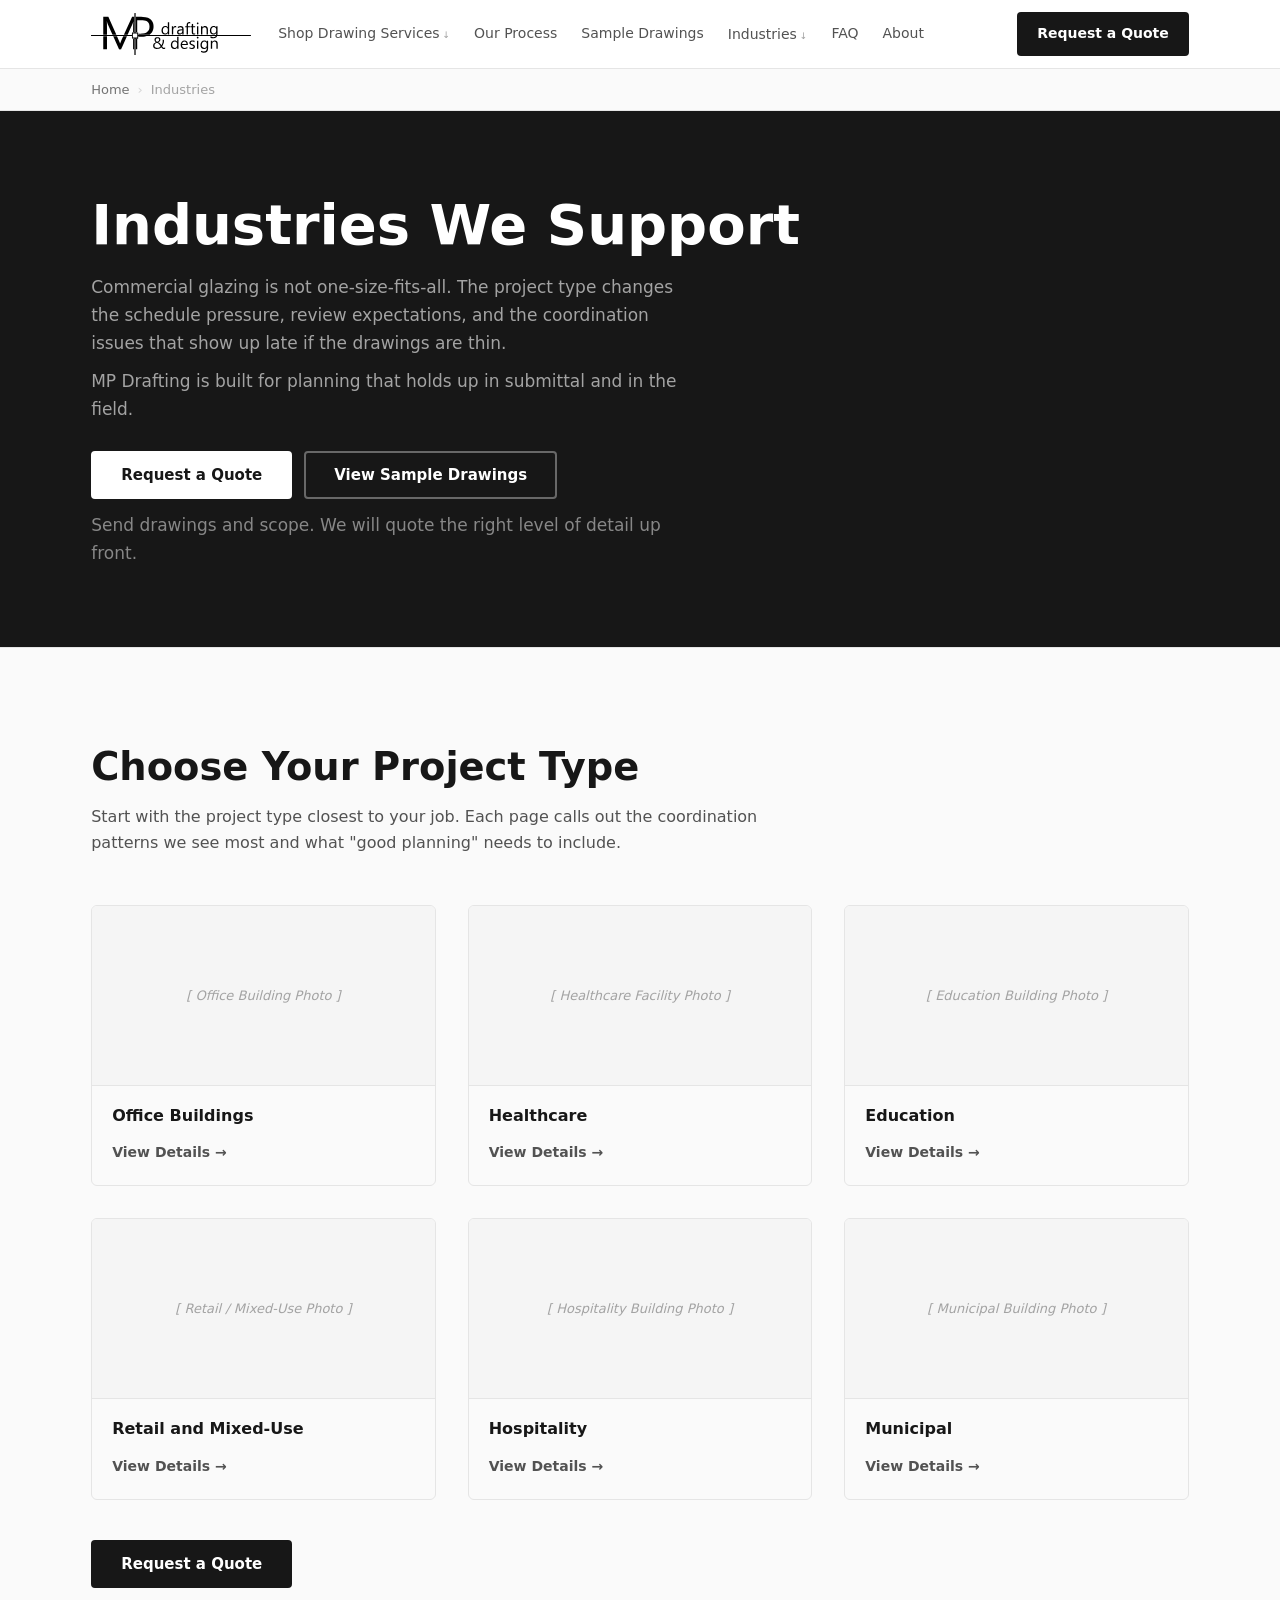
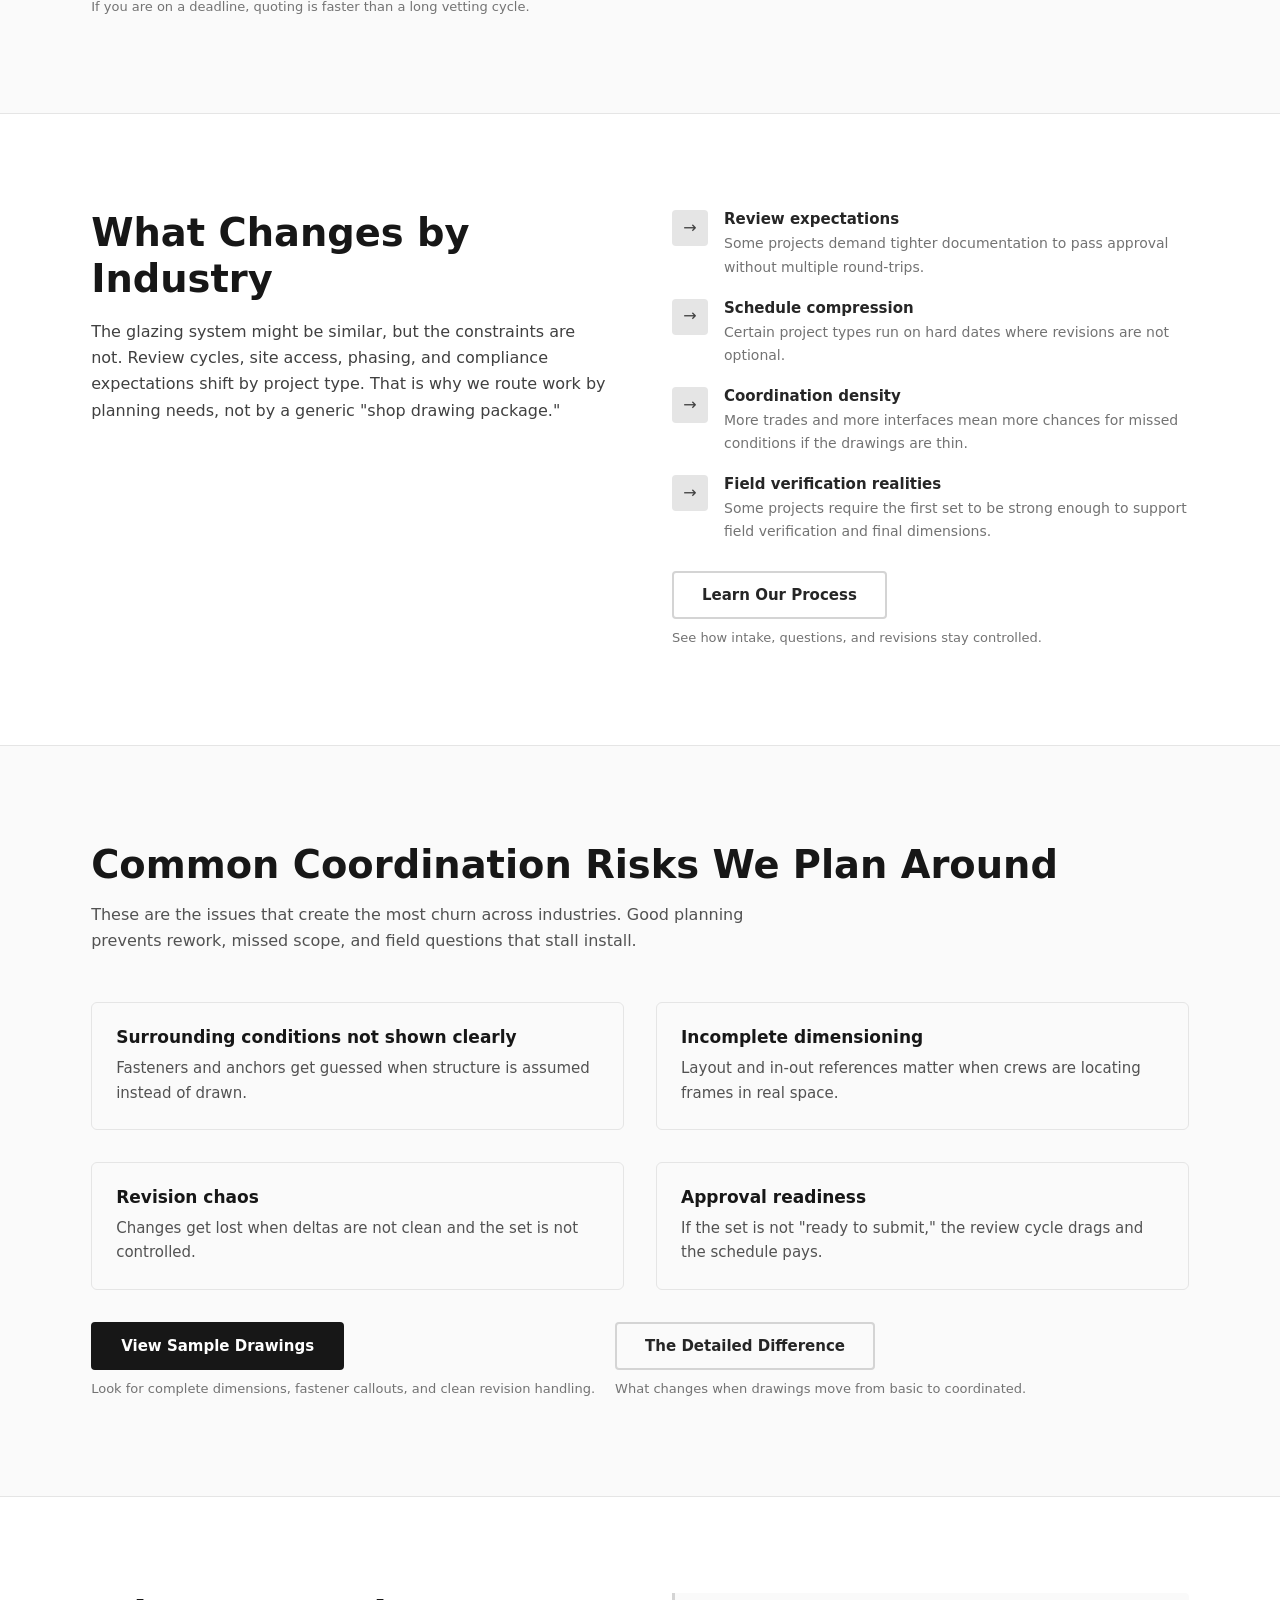
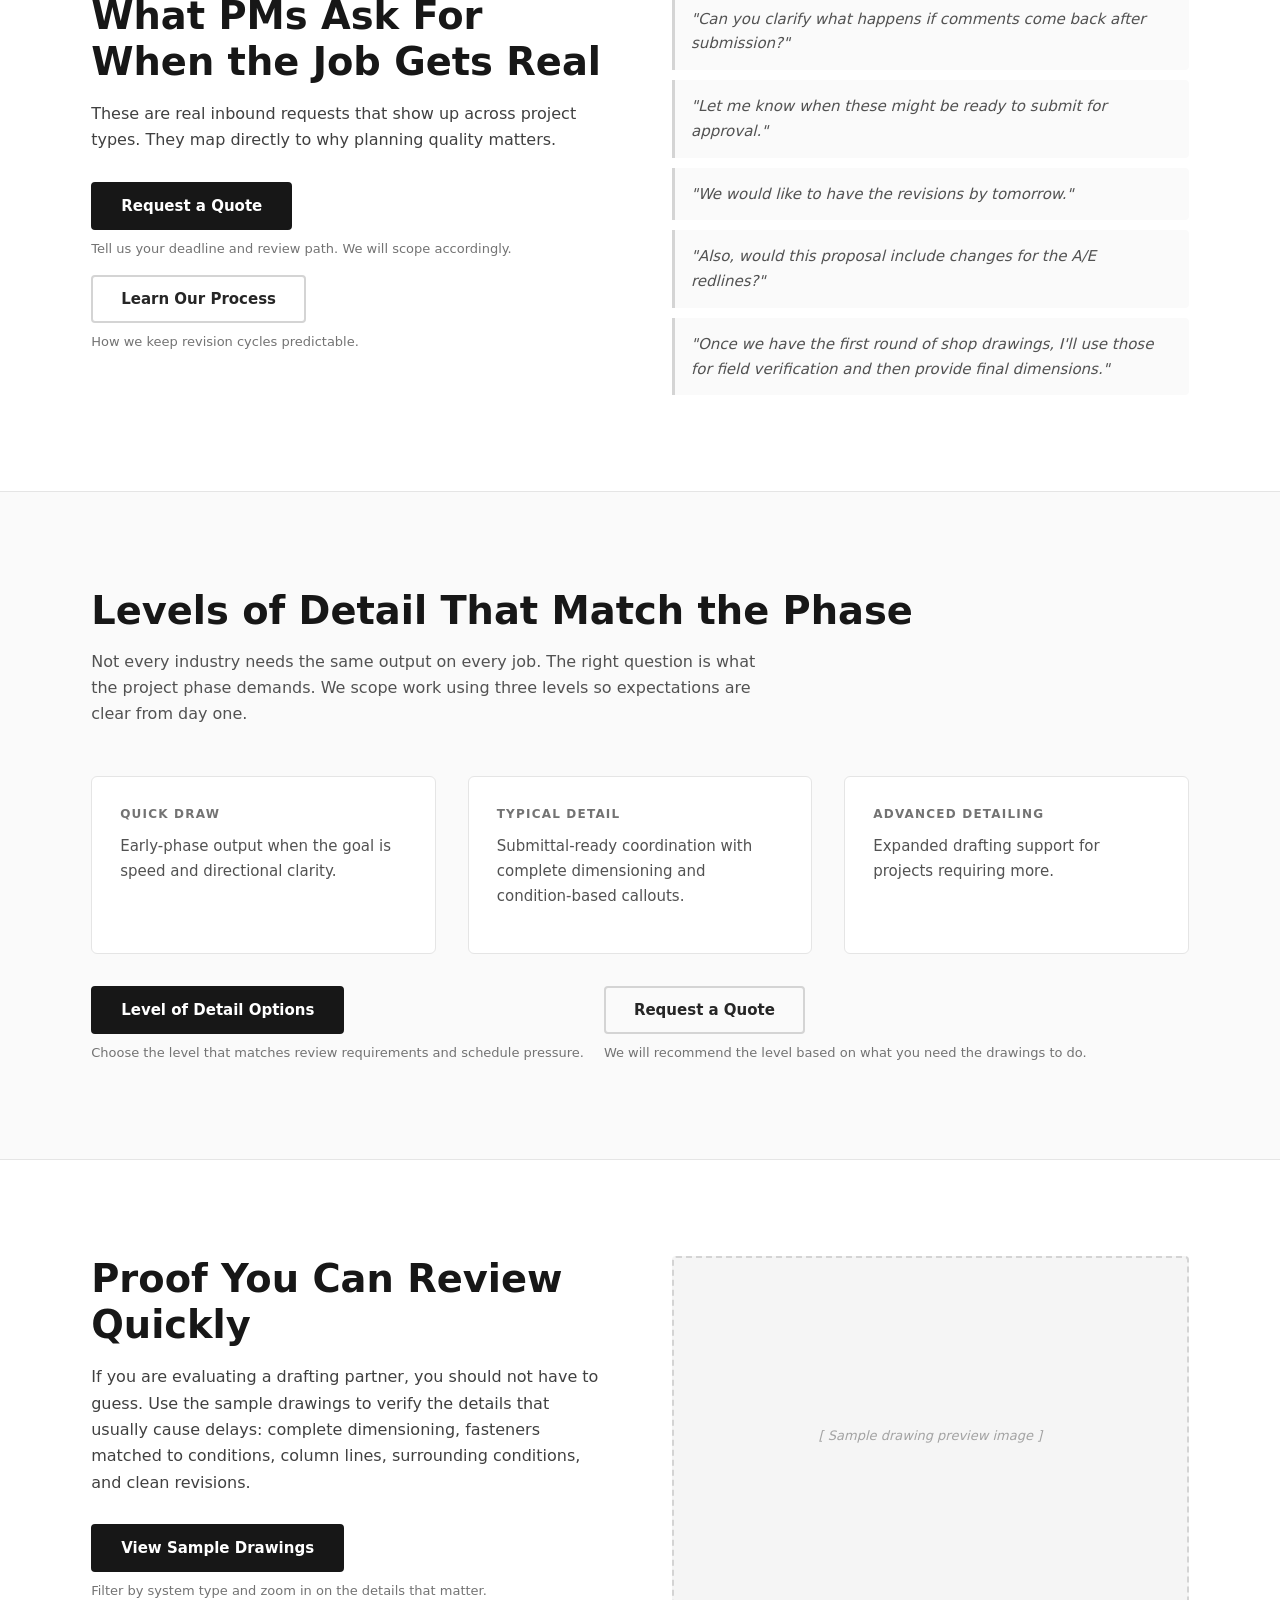
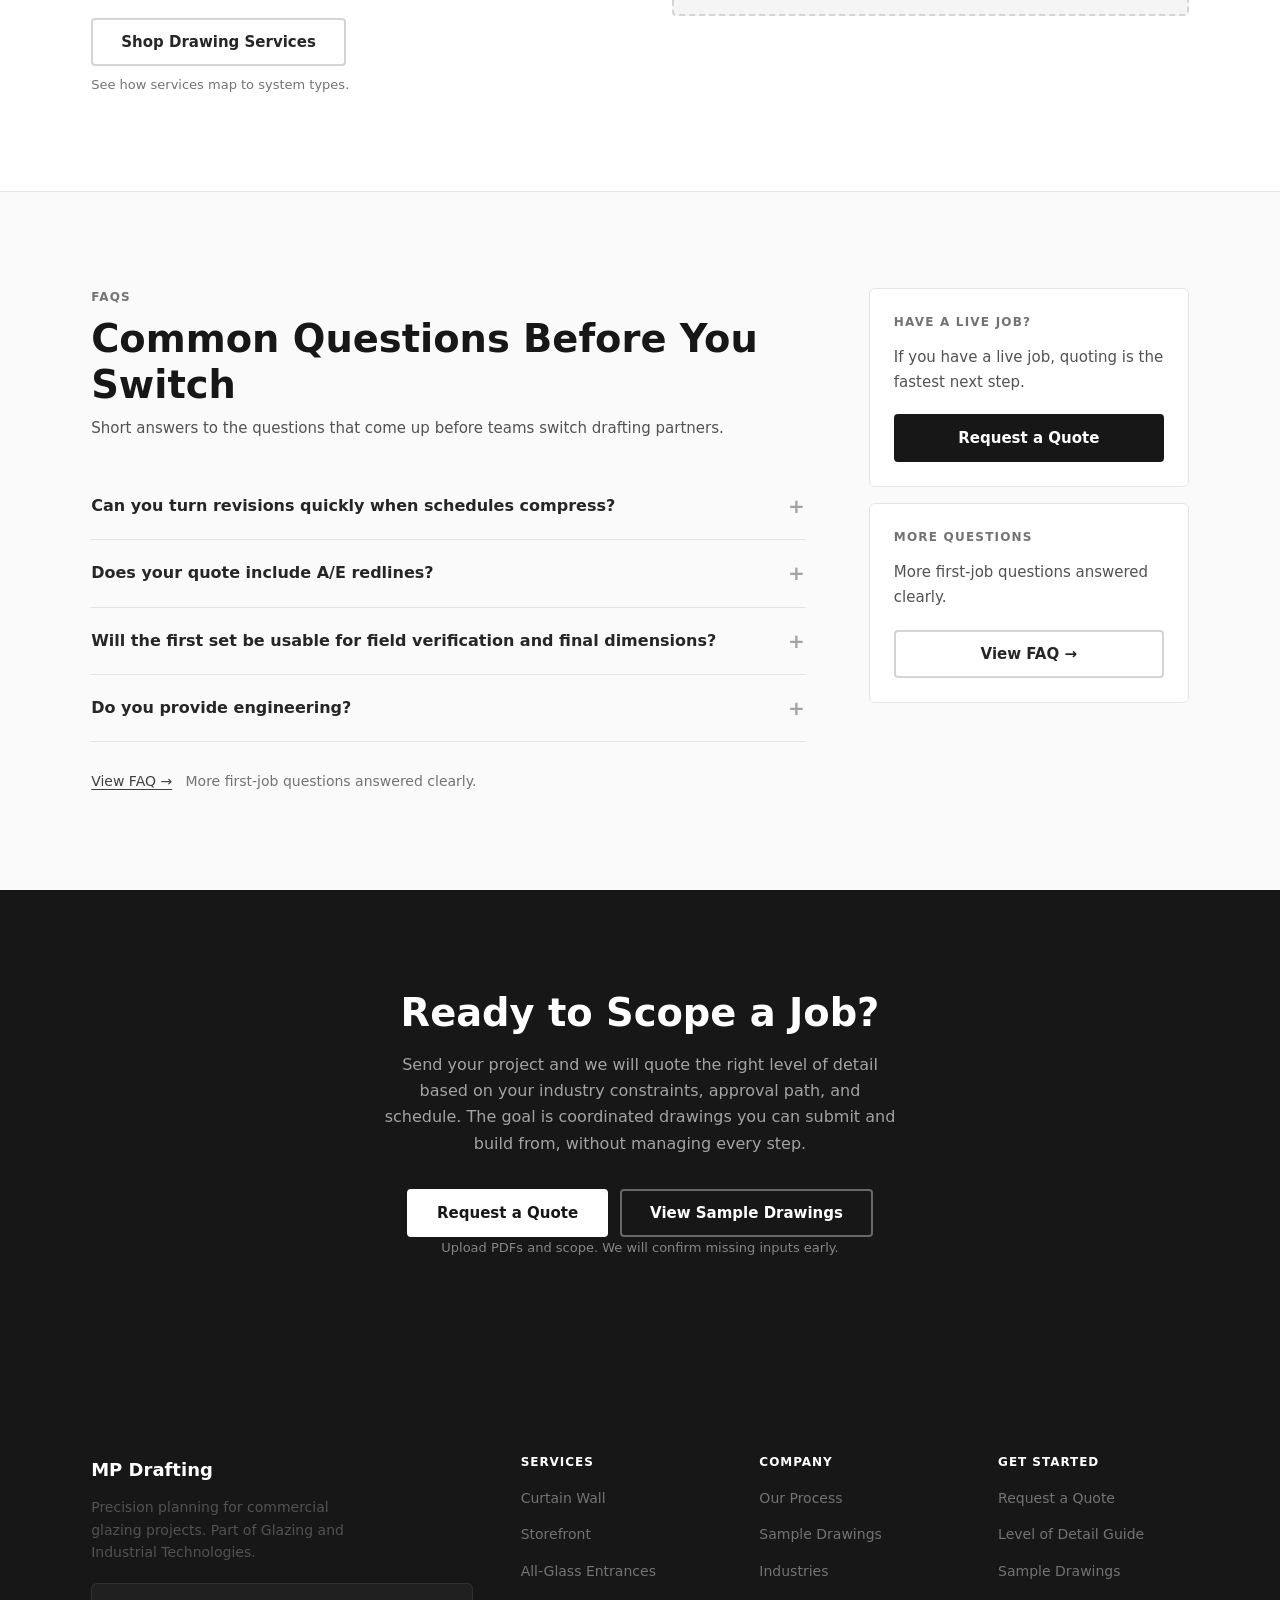
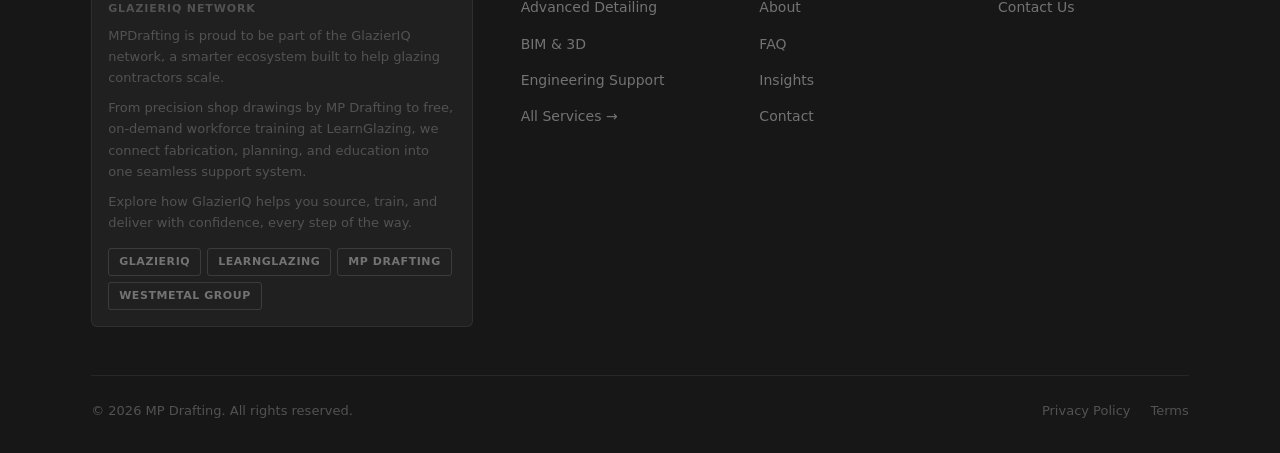
<file: mp-drafting/industries/index.html>
<!DOCTYPE html>
<html lang="en">
<head>
  <meta charset="UTF-8">
  <meta name="viewport" content="width=device-width, initial-scale=1.0">
  <title>Industries We Support — MP Drafting</title>
  <link rel="stylesheet" href="../css/wireframe.css">
  <link rel="stylesheet" href="../css/global.css">
</head>
<body>

<div id="nav"></div>

<div class="breadcrumb-bar">
  <div class="container">
    <nav class="breadcrumb">
      <a href="../">Home</a>
      <span class="breadcrumb-sep">›</span>
      <span>Industries</span>
    </nav>
  </div>
</div>

<!-- SECTION 1: HERO -->
<header class="page-header">
  <div class="container">
    <h1>Industries We Support</h1>
    <p>Commercial glazing is not one-size-fits-all. The project type changes the schedule pressure, review expectations, and the coordination issues that show up late if the drawings are thin.</p>
    <p class="mt-10">MP Drafting is built for planning that holds up in submittal and in the field.</p>
    <div class="btn-group mt-md">
      <a href="../request-quote/" class="btn btn--white">Request a Quote</a>
      <a href="../sample-drawings/" class="btn btn--ghost">View Sample Drawings</a>
    </div>
    <p class="page-note">Send drawings and scope. We will quote the right level of detail up front.</p>
  </div>
</header>

<div class="divider"></div>

<!-- SECTION 2: INDUSTRY SELECTOR GRID -->
<section class="section section--gray">
  <div class="container">
    <div class="section-header">
      <h2>Choose Your Project Type</h2>
      <p>Start with the project type closest to your job. Each page calls out the coordination patterns we see most and what "good planning" needs to include.</p>
    </div>

    <div class="grid grid--3">

      <a href="office-buildings/" class="industry-card">
        <div class="industry-card-img">[ Office Building Photo ]</div>
        <div class="industry-card-body">
          <h3>Office Buildings</h3>
          <span class="industry-card-link">View Details →</span>
        </div>
      </a>

      <a href="healthcare/" class="industry-card">
        <div class="industry-card-img">[ Healthcare Facility Photo ]</div>
        <div class="industry-card-body">
          <h3>Healthcare</h3>
          <span class="industry-card-link">View Details →</span>
        </div>
      </a>

      <a href="education/" class="industry-card">
        <div class="industry-card-img">[ Education Building Photo ]</div>
        <div class="industry-card-body">
          <h3>Education</h3>
          <span class="industry-card-link">View Details →</span>
        </div>
      </a>

      <a href="retail-mixed-use/" class="industry-card">
        <div class="industry-card-img">[ Retail / Mixed-Use Photo ]</div>
        <div class="industry-card-body">
          <h3>Retail and Mixed-Use</h3>
          <span class="industry-card-link">View Details →</span>
        </div>
      </a>

      <a href="hospitality/" class="industry-card">
        <div class="industry-card-img">[ Hospitality Building Photo ]</div>
        <div class="industry-card-body">
          <h3>Hospitality</h3>
          <span class="industry-card-link">View Details →</span>
        </div>
      </a>

      <a href="municipal/" class="industry-card">
        <div class="industry-card-img">[ Municipal Building Photo ]</div>
        <div class="industry-card-body">
          <h3>Municipal</h3>
          <span class="industry-card-link">View Details →</span>
        </div>
      </a>

    </div>

    <div class="mt-40">
      <a href="../request-quote/" class="btn btn--primary">Request a Quote</a>
      <p class="cta-note">If you are on a deadline, quoting is faster than a long vetting cycle.</p>
    </div>
  </div>
</section>

<div class="divider"></div>

<!-- SECTION 3: WHAT CHANGES BY INDUSTRY -->
<section class="section">
  <div class="container">
    <div class="split">
      <div>
        <h2>What Changes by Industry</h2>
        <p class="mt-sm">The glazing system might be similar, but the constraints are not. Review cycles, site access, phasing, and compliance expectations shift by project type. That is why we route work by planning needs, not by a generic "shop drawing package."</p>
      </div>
      <div>
        <div class="feature-list">
          <div class="feature-item">
            <div class="feature-icon">→</div>
            <div class="feature-text">
              <h4>Review expectations</h4>
              <p>Some projects demand tighter documentation to pass approval without multiple round-trips.</p>
            </div>
          </div>
          <div class="feature-item">
            <div class="feature-icon">→</div>
            <div class="feature-text">
              <h4>Schedule compression</h4>
              <p>Certain project types run on hard dates where revisions are not optional.</p>
            </div>
          </div>
          <div class="feature-item">
            <div class="feature-icon">→</div>
            <div class="feature-text">
              <h4>Coordination density</h4>
              <p>More trades and more interfaces mean more chances for missed conditions if the drawings are thin.</p>
            </div>
          </div>
          <div class="feature-item">
            <div class="feature-icon">→</div>
            <div class="feature-text">
              <h4>Field verification realities</h4>
              <p>Some projects require the first set to be strong enough to support field verification and final dimensions.</p>
            </div>
          </div>
        </div>
        <div class="mt-md">
          <a href="../our-process/" class="btn btn--secondary">Learn Our Process</a>
          <p class="cta-note">See how intake, questions, and revisions stay controlled.</p>
        </div>
      </div>
    </div>
  </div>
</section>

<div class="divider"></div>

<!-- SECTION 4: COMMON COORDINATION RISKS -->
<section class="section section--gray">
  <div class="container">
    <div class="section-header">
      <h2>Common Coordination Risks We Plan Around</h2>
      <p>These are the issues that create the most churn across industries. Good planning prevents rework, missed scope, and field questions that stall install.</p>
    </div>
    <div class="grid grid--2">
      <div class="card--md">
        <h4 class="mb-8">Surrounding conditions not shown clearly</h4>
        <p>Fasteners and anchors get guessed when structure is assumed instead of drawn.</p>
      </div>
      <div class="card--md">
        <h4 class="mb-8">Incomplete dimensioning</h4>
        <p>Layout and in-out references matter when crews are locating frames in real space.</p>
      </div>
      <div class="card--md">
        <h4 class="mb-8">Revision chaos</h4>
        <p>Changes get lost when deltas are not clean and the set is not controlled.</p>
      </div>
      <div class="card--md">
        <h4 class="mb-8">Approval readiness</h4>
        <p>If the set is not "ready to submit," the review cycle drags and the schedule pays.</p>
      </div>
    </div>
    <div class="cta-group mt-32">
      <div>
        <a href="../sample-drawings/" class="btn btn--primary">View Sample Drawings</a>
        <p class="cta-note">Look for complete dimensions, fastener callouts, and clean revision handling.</p>
      </div>
      <div>
        <a href="../insights/the-detailed-difference/" class="btn btn--secondary">The Detailed Difference</a>
        <p class="cta-note">What changes when drawings move from basic to coordinated.</p>
      </div>
    </div>
  </div>
</section>

<div class="divider"></div>

<!-- SECTION 5: VOICE OF CUSTOMER -->
<section class="section">
  <div class="container">
    <div class="split">
      <div>
        <h2>What PMs Ask For When the Job Gets Real</h2>
        <p class="mt-sm">These are real inbound requests that show up across project types. They map directly to why planning quality matters.</p>
        <div class="cta-group cta-group--col mt-md">
          <div>
            <a href="../request-quote/" class="btn btn--primary">Request a Quote</a>
            <p class="cta-note">Tell us your deadline and review path. We will scope accordingly.</p>
          </div>
          <div>
            <a href="../our-process/" class="btn btn--secondary">Learn Our Process</a>
            <p class="cta-note">How we keep revision cycles predictable.</p>
          </div>
        </div>
      </div>
      <div class="pullquote-stack">
        <div class="pullquote pullquote--gray">"Can you clarify what happens if comments come back after submission?"</div>
        <div class="pullquote pullquote--gray">"Let me know when these might be ready to submit for approval."</div>
        <div class="pullquote pullquote--gray">"We would like to have the revisions by tomorrow."</div>
        <div class="pullquote pullquote--gray">"Also, would this proposal include changes for the A/E redlines?"</div>
        <div class="pullquote pullquote--gray">"Once we have the first round of shop drawings, I'll use those for field verification and then provide final dimensions."</div>
      </div>
    </div>
  </div>
</section>

<div class="divider"></div>

<!-- SECTION 6: LEVELS OF DETAIL -->
<section class="section section--gray">
  <div class="container">
    <div class="section-header">
      <h2>Levels of Detail That Match the Phase</h2>
      <p>Not every industry needs the same output on every job. The right question is what the project phase demands. We scope work using three levels so expectations are clear from day one.</p>
    </div>
    <div class="grid grid--3">
      <div class="card">
        <div class="label mb-10">Quick Draw</div>
        <p>Early-phase output when the goal is speed and directional clarity.</p>
      </div>
      <div class="card">
        <div class="label mb-10">Typical Detail</div>
        <p>Submittal-ready coordination with complete dimensioning and condition-based callouts.</p>
      </div>
      <div class="card">
        <div class="label mb-10">Advanced Detailing</div>
        <p>Expanded drafting support for projects requiring more.</p>
      </div>
    </div>
    <div class="cta-group mt-32">
      <div>
        <a href="../shop-drawing-services/level-of-detail-options/" class="btn btn--primary">Level of Detail Options</a>
        <p class="cta-note">Choose the level that matches review requirements and schedule pressure.</p>
      </div>
      <div>
        <a href="../request-quote/" class="btn btn--secondary">Request a Quote</a>
        <p class="cta-note">We will recommend the level based on what you need the drawings to do.</p>
      </div>
    </div>
  </div>
</section>

<div class="divider"></div>

<!-- SECTION 7: PROOF YOU CAN REVIEW QUICKLY -->
<section class="section">
  <div class="container">
    <div class="split">
      <div>
        <h2>Proof You Can Review Quickly</h2>
        <p class="mt-sm">If you are evaluating a drafting partner, you should not have to guess. Use the sample drawings to verify the details that usually cause delays: complete dimensioning, fasteners matched to conditions, column lines, surrounding conditions, and clean revisions.</p>
        <div class="cta-group cta-group--col mt-md">
          <div>
            <a href="../sample-drawings/" class="btn btn--primary">View Sample Drawings</a>
            <p class="cta-note">Filter by system type and zoom in on the details that matter.</p>
          </div>
          <div>
            <a href="../shop-drawing-services/" class="btn btn--secondary">Shop Drawing Services</a>
            <p class="cta-note">See how services map to system types.</p>
          </div>
        </div>
      </div>
      <div>
        <div class="placeholder placeholder--lg">[ Sample drawing preview image ]</div>
      </div>
    </div>
  </div>
</section>

<div class="divider"></div>

<!-- SECTION 8 + 9: FAQs -->
<section class="section section--gray">
  <div class="container">
    <div class="content-with-sidebar">

      <div>
        <div class="faq-intro">
          <div class="label">FAQs</div>
          <h2>Common Questions Before You Switch</h2>
          <p class="faq-intro__desc">Short answers to the questions that come up before teams switch drafting partners.</p>
        </div>

        <div class="faq-list">

          <div class="faq-item">
            <button class="faq-question">
              Can you turn revisions quickly when schedules compress?
              <span class="faq-icon">+</span>
            </button>
            <div class="faq-answer">
              We plan around revision cycles by getting inputs clarified early and keeping deltas clean. If you have a hard deadline, share it at intake so scope and expectations match reality.
            </div>
          </div>

          <div class="faq-item">
            <button class="faq-question">
              Does your quote include A/E redlines?
              <span class="faq-icon">+</span>
            </button>
            <div class="faq-answer">
              Quotes are scoped to revision expectations. If A/E redlines are part of your approval path, that needs to be included in scope up front.
            </div>
          </div>

          <div class="faq-item">
            <button class="faq-question">
              Will the first set be usable for field verification and final dimensions?
              <span class="faq-icon">+</span>
            </button>
            <div class="faq-answer">
              That depends on the level of detail and what inputs are confirmed. If field verification is the plan, we scope the set so it supports that workflow.
            </div>
          </div>

          <div class="faq-item">
            <button class="faq-question">
              Do you provide engineering?
              <span class="faq-icon">+</span>
            </button>
            <div class="faq-answer">
              We can coordinate engineering support when required. Engineering is structural validation and does not replace the planning and coordination within shop drawings.
            </div>
          </div>

        </div>

        <p class="faq-footer"><a href="../faq/" class="faq-footer__link">View FAQ →</a> &nbsp; More first-job questions answered clearly.</p>
      </div>

      <!-- FAQ Sidebar -->
      <aside class="sidebar">
        <div class="sidebar__card">
          <div class="label">Have a Live Job?</div>
          <p>If you have a live job, quoting is the fastest next step.</p>
          <a href="../request-quote/" class="btn btn--primary">Request a Quote</a>
        </div>
        <div class="sidebar__card">
          <div class="label">More Questions</div>
          <p>More first-job questions answered clearly.</p>
          <a href="../faq/" class="btn btn--secondary">View FAQ →</a>
        </div>
      </aside>

    </div>
  </div>
</section>

<!-- SECTION 10: FINAL CTA BAND -->
<section class="cta-banner">
  <div class="container">
    <h2>Ready to Scope a Job?</h2>
    <p>Send your project and we will quote the right level of detail based on your industry constraints, approval path, and schedule. The goal is coordinated drawings you can submit and build from, without managing every step.</p>
    <div class="btn-group">
      <a href="../request-quote/" class="btn btn--white">Request a Quote</a>
      <a href="../sample-drawings/" class="btn btn--ghost">View Sample Drawings</a>
    </div>
    <p class="page-note">Upload PDFs and scope. We will confirm missing inputs early.</p>
  </div>
</section>

<div id="footer"></div>

<script>window.MP_BASE = '../';</script>
<script src="../js/components.js"></script>
<script src="../js/main.js"></script>
</body>
</html>
</file>
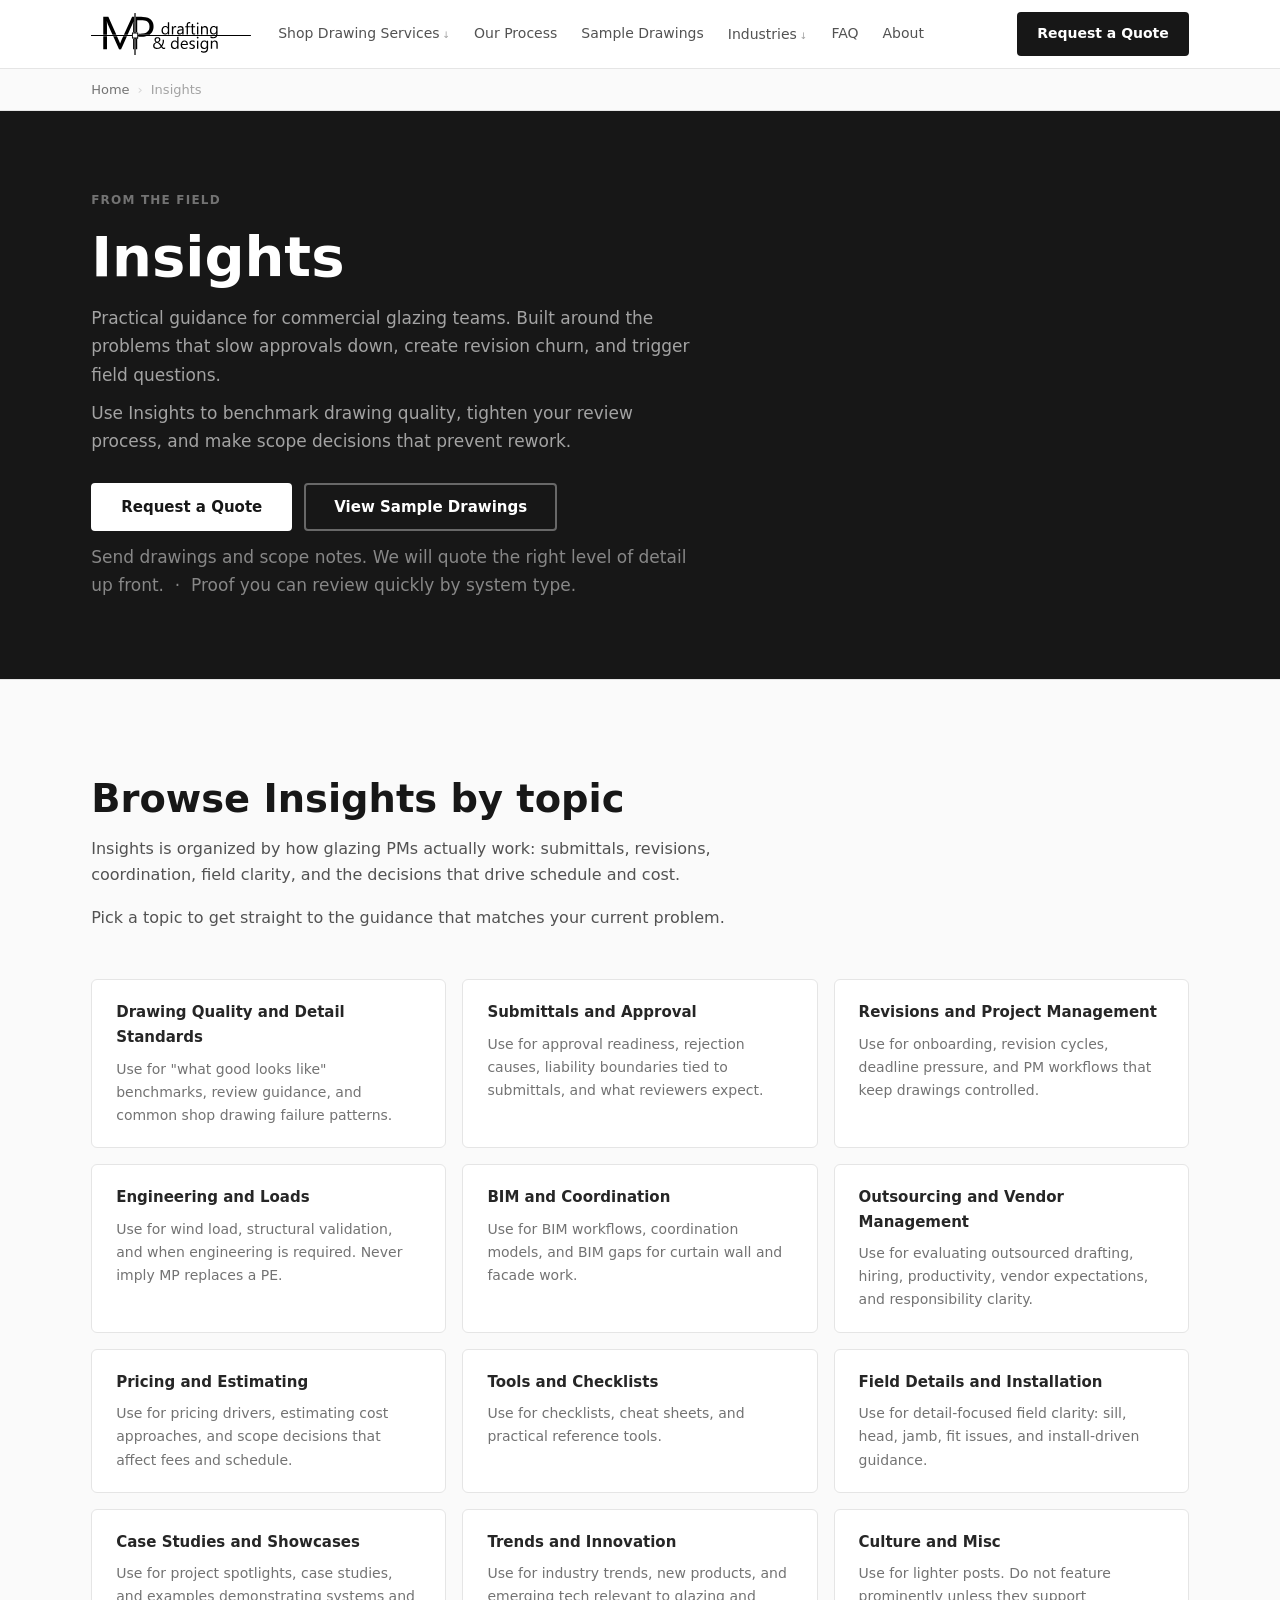
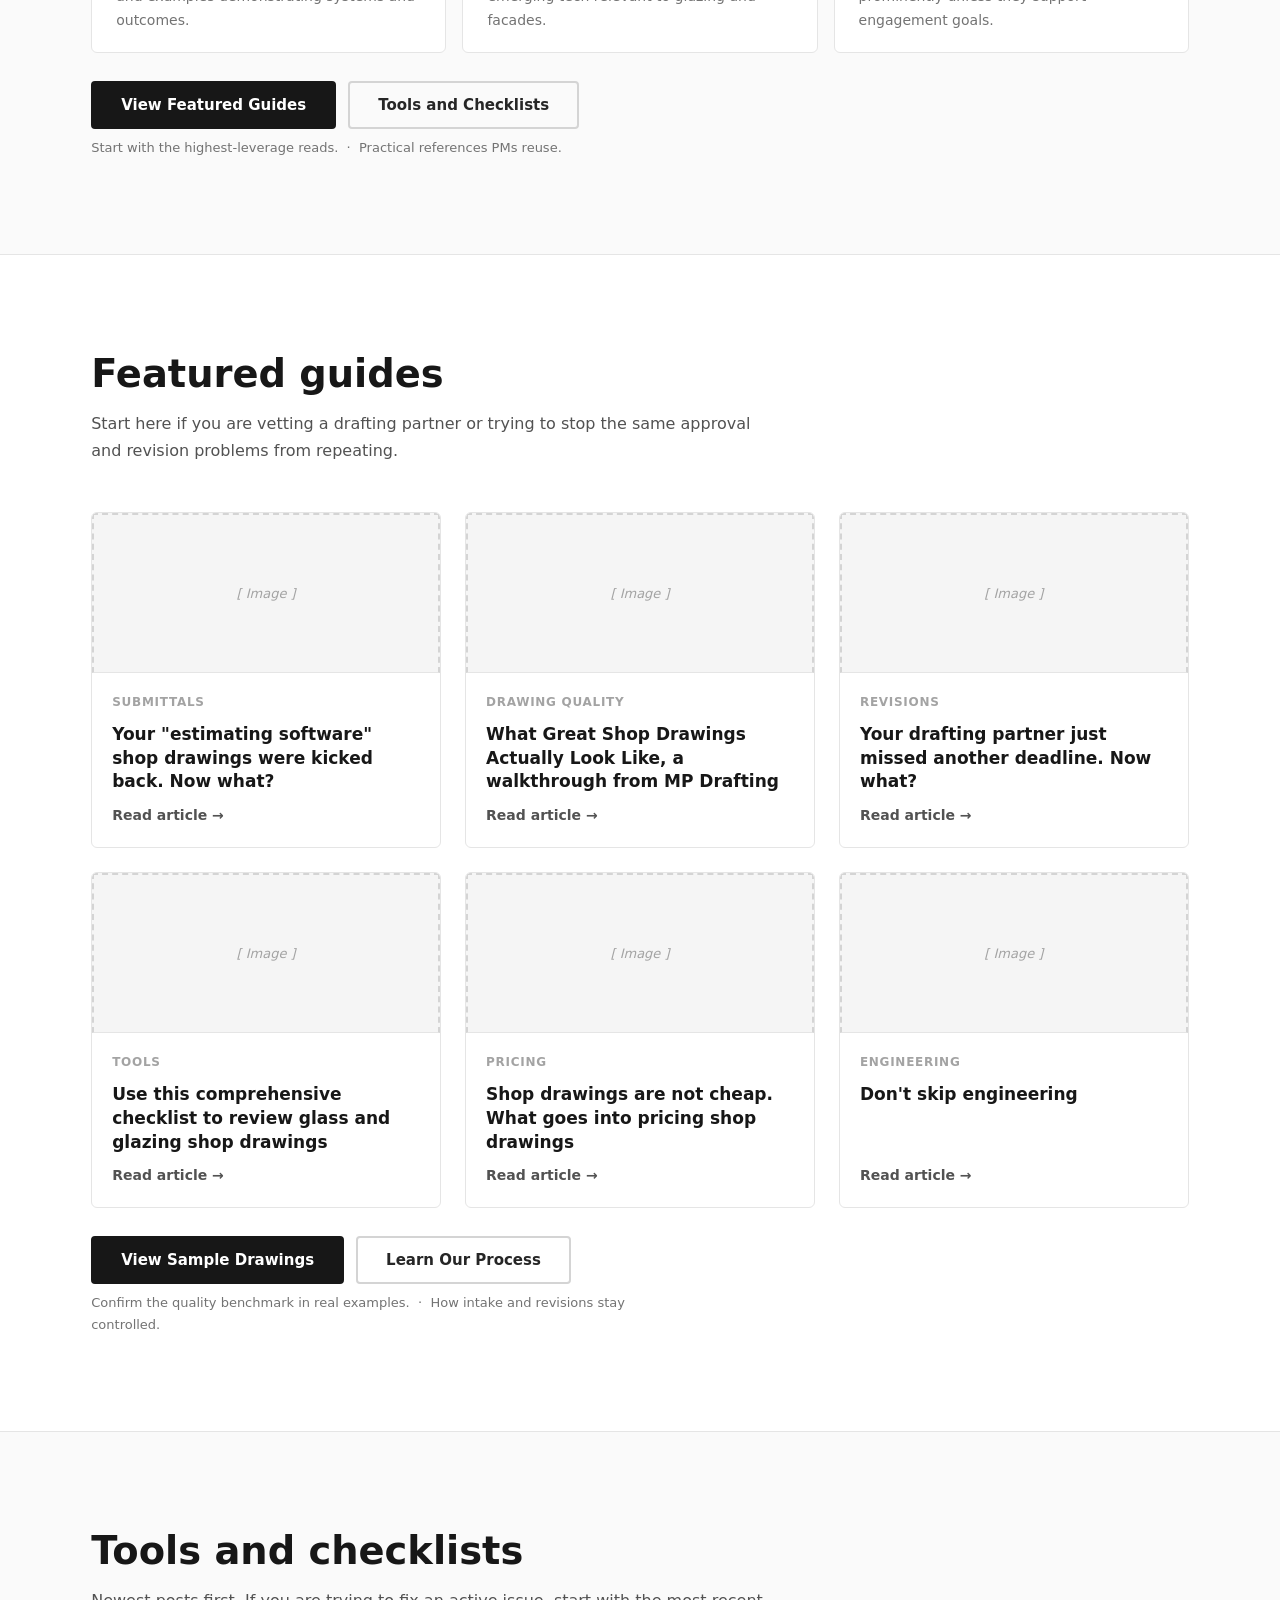
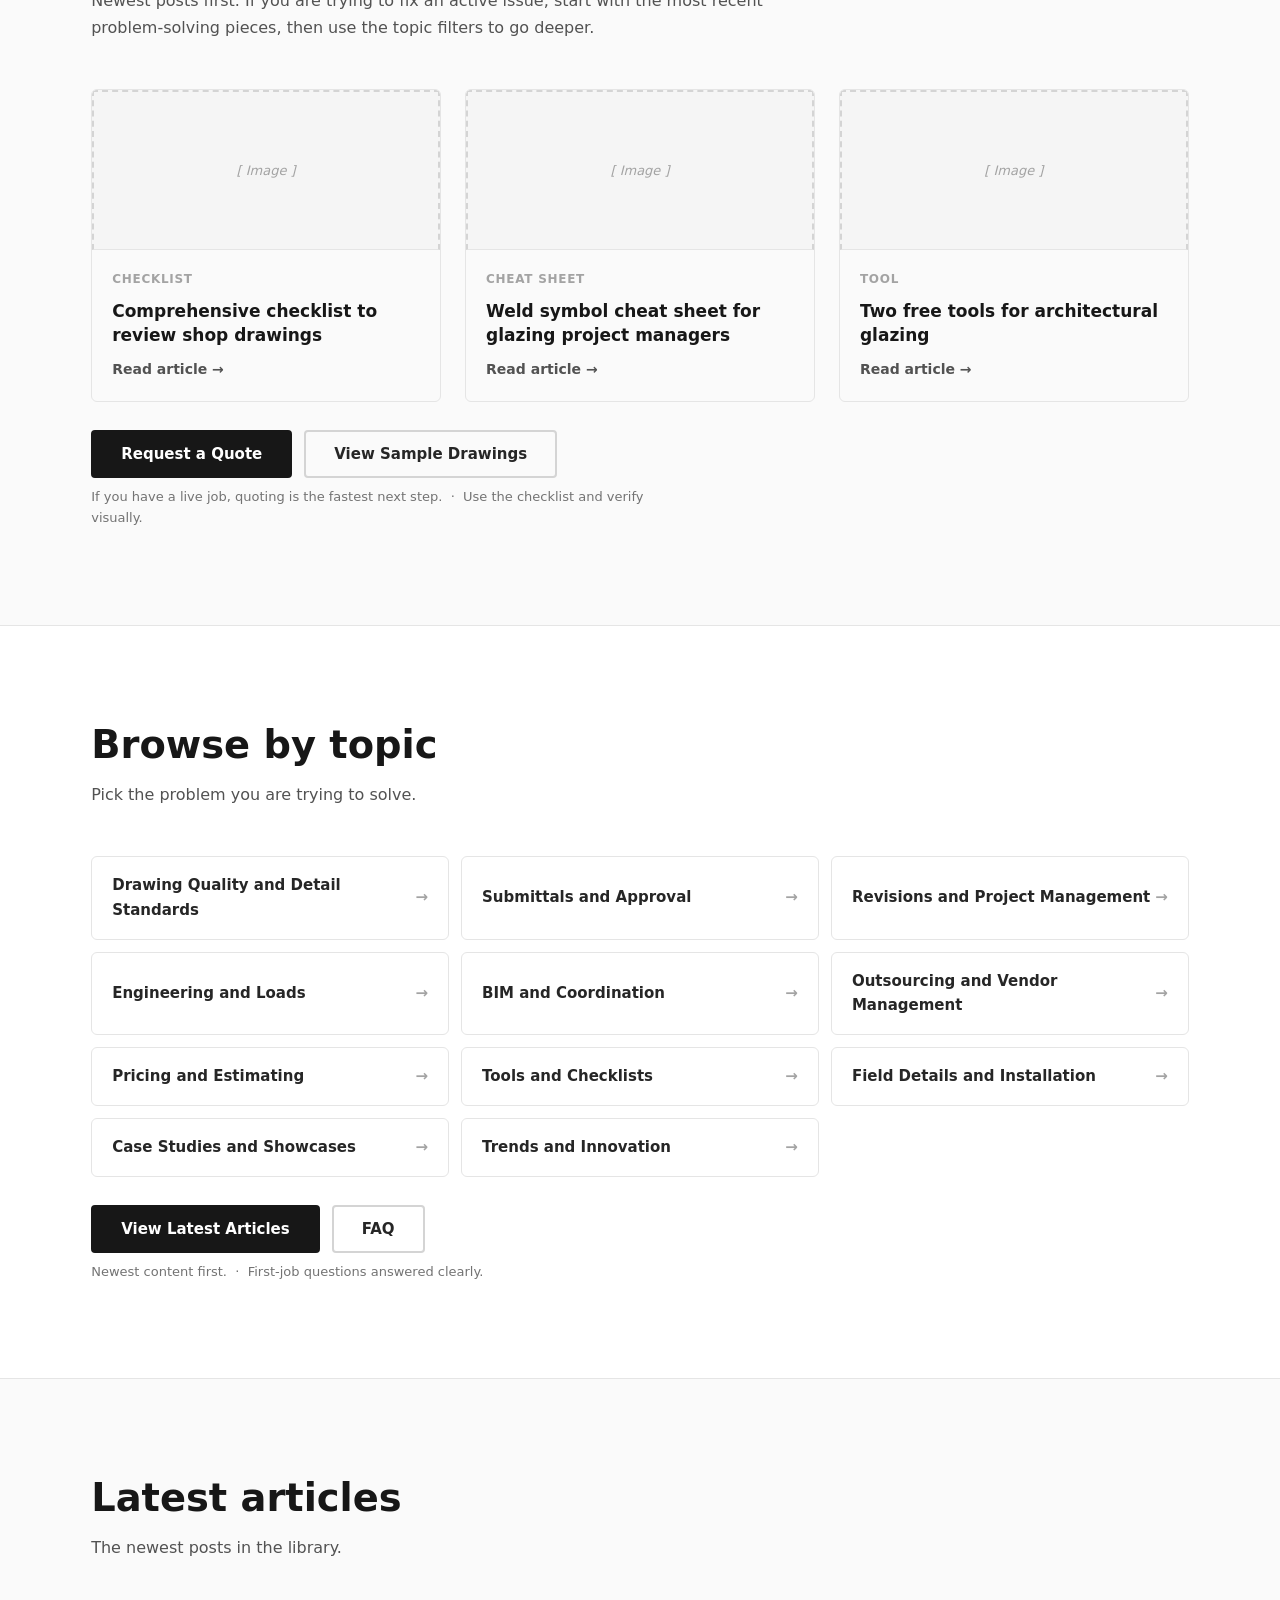
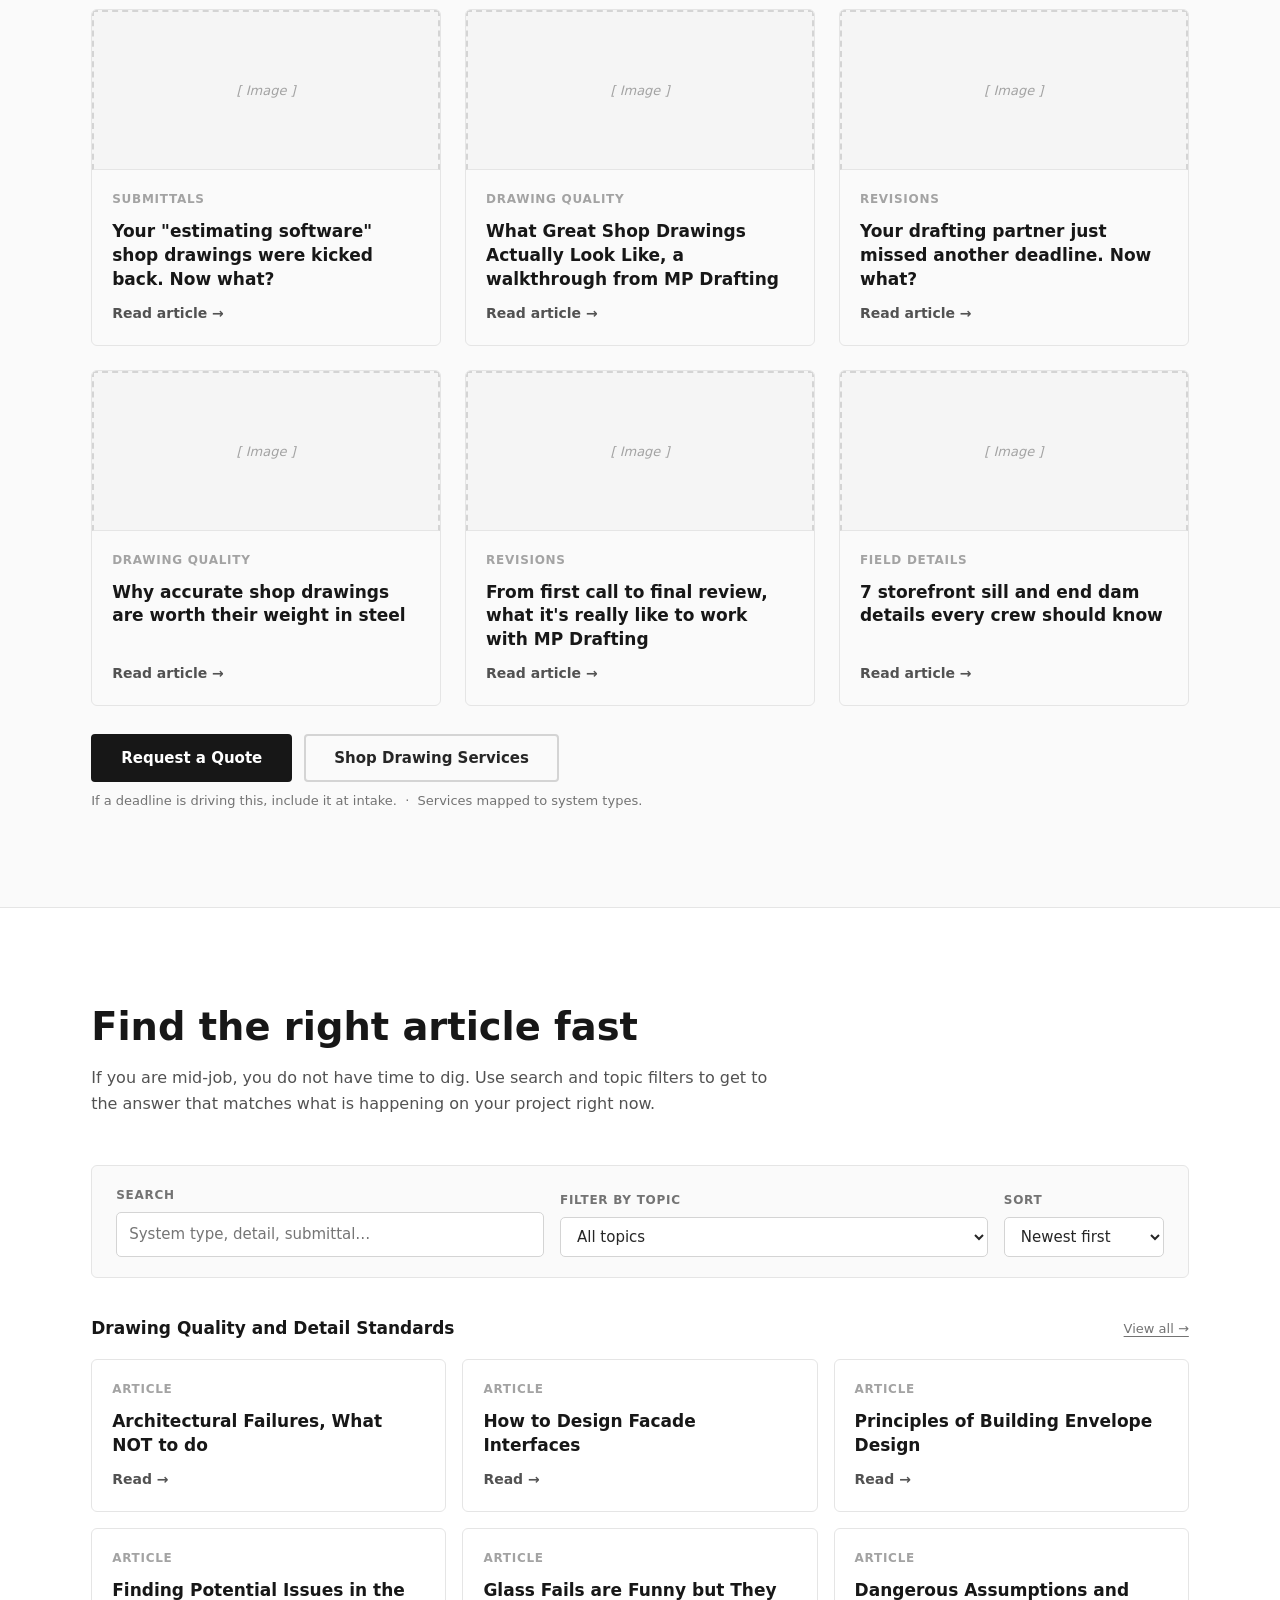
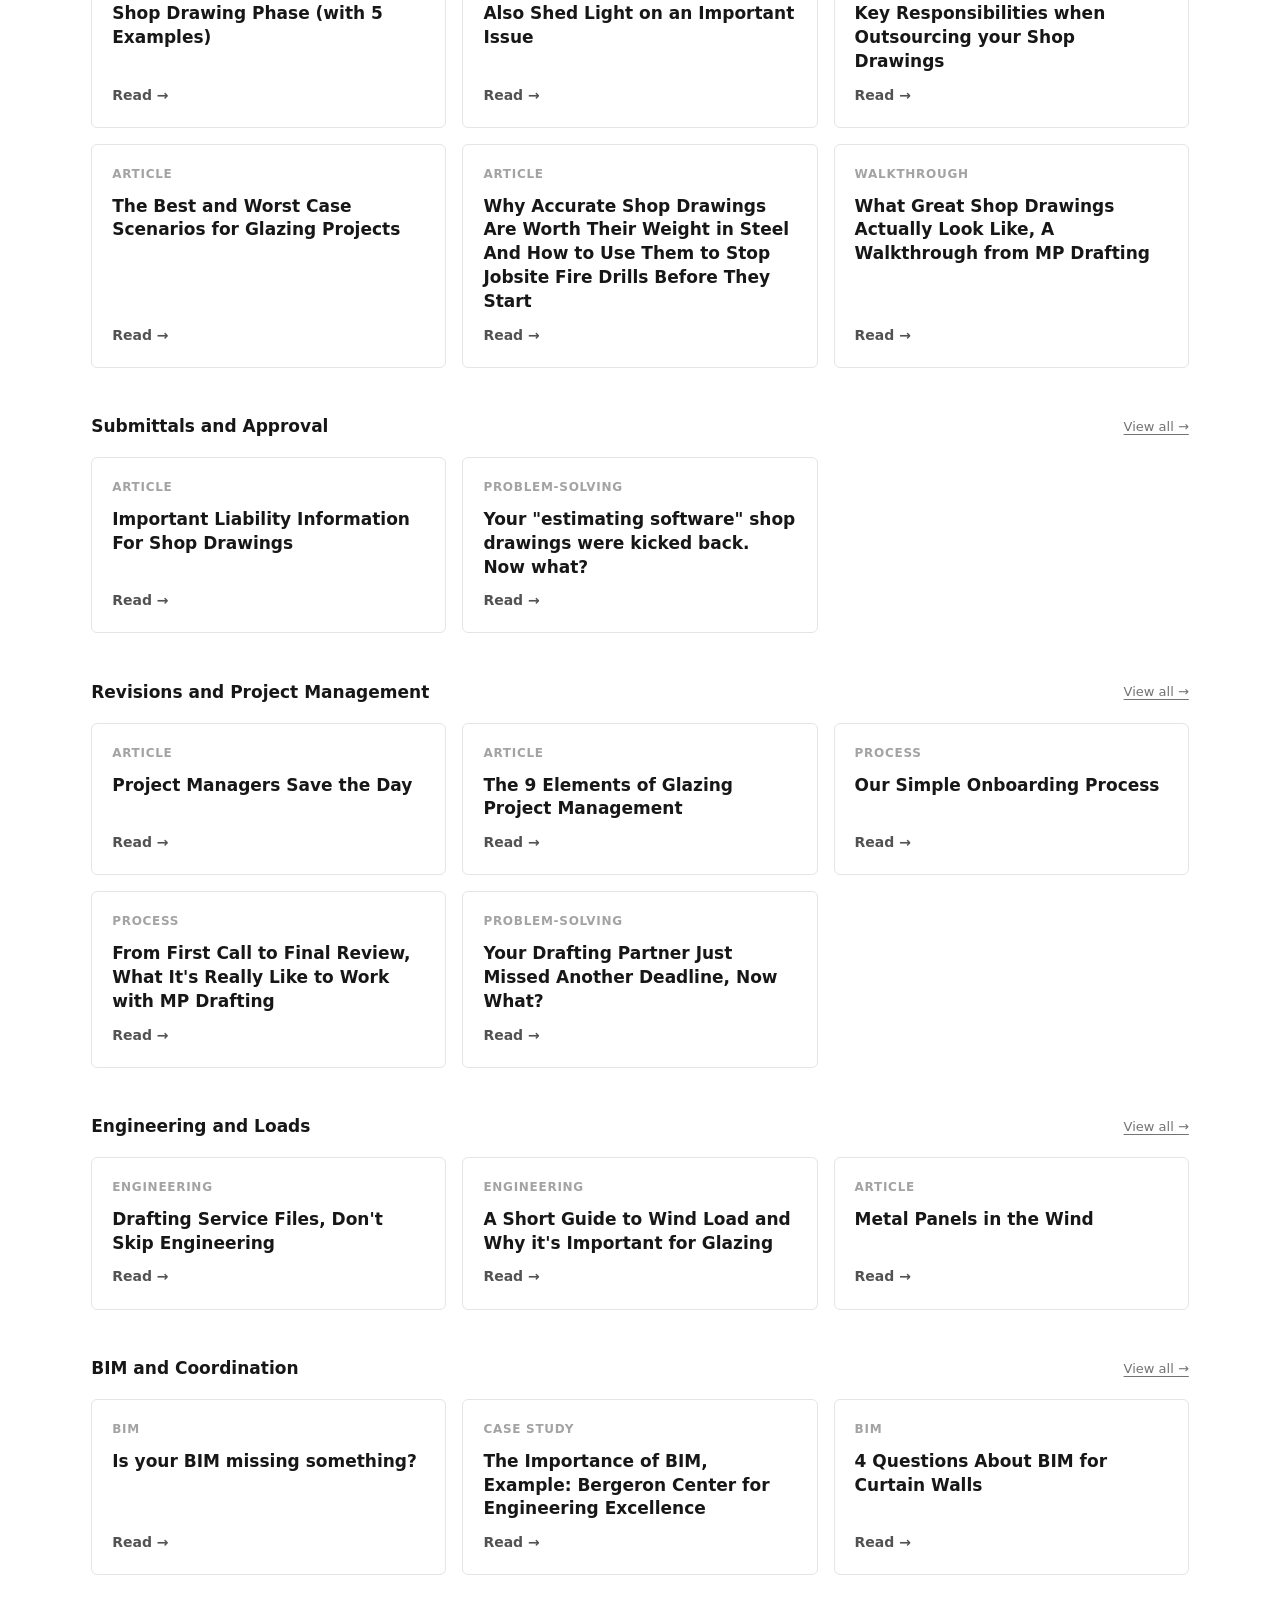
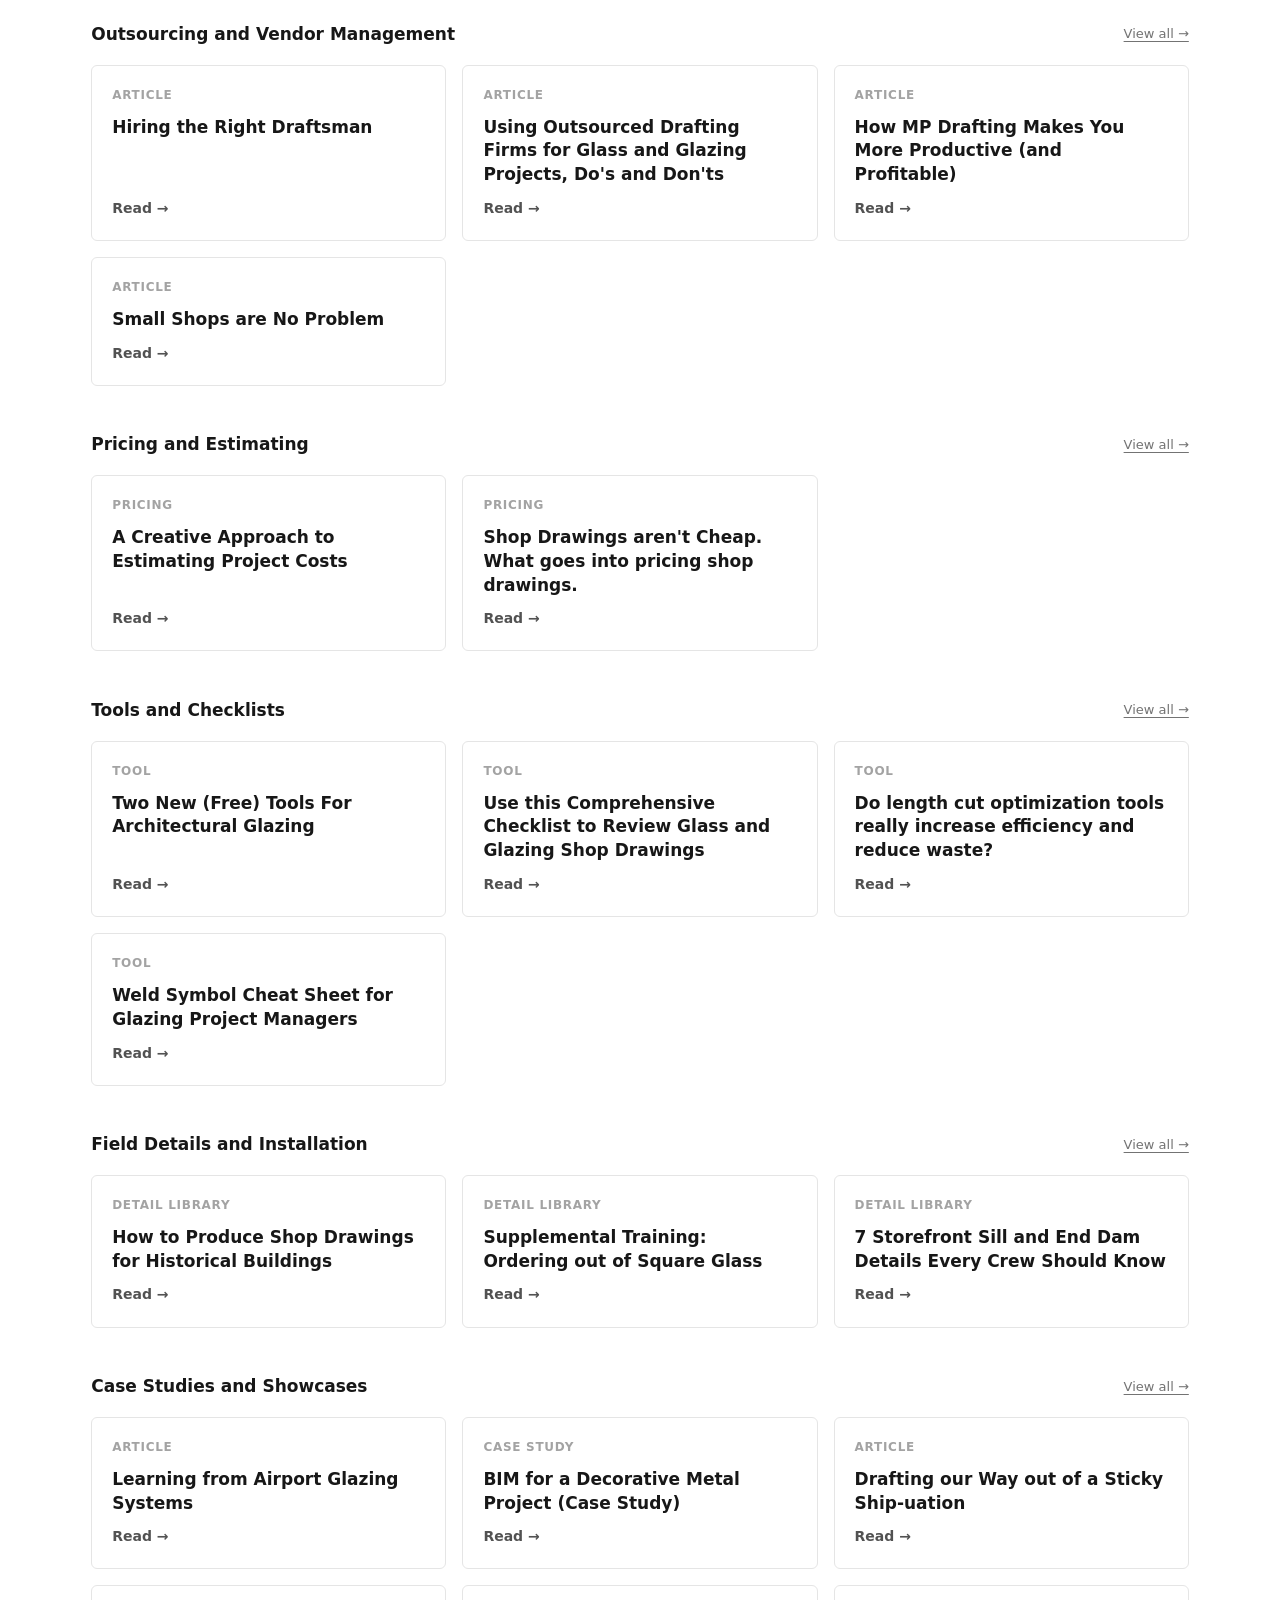
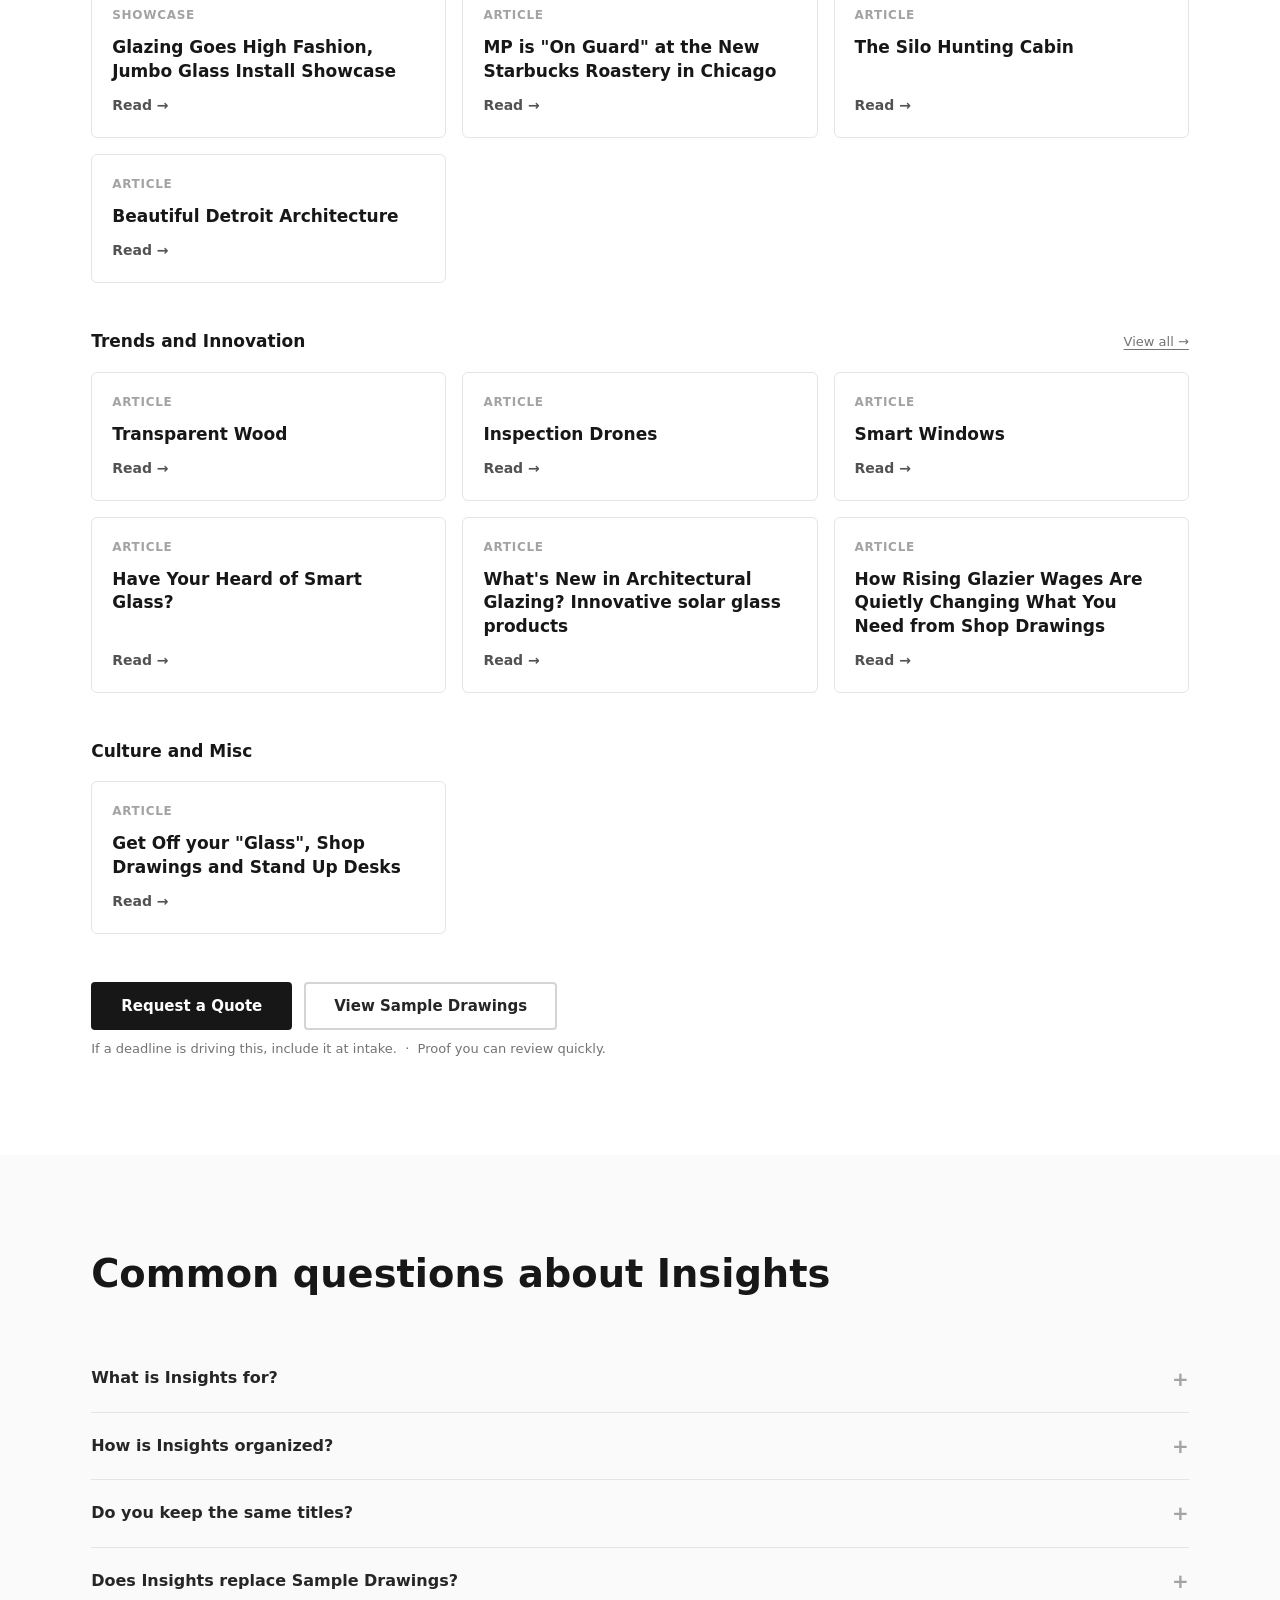
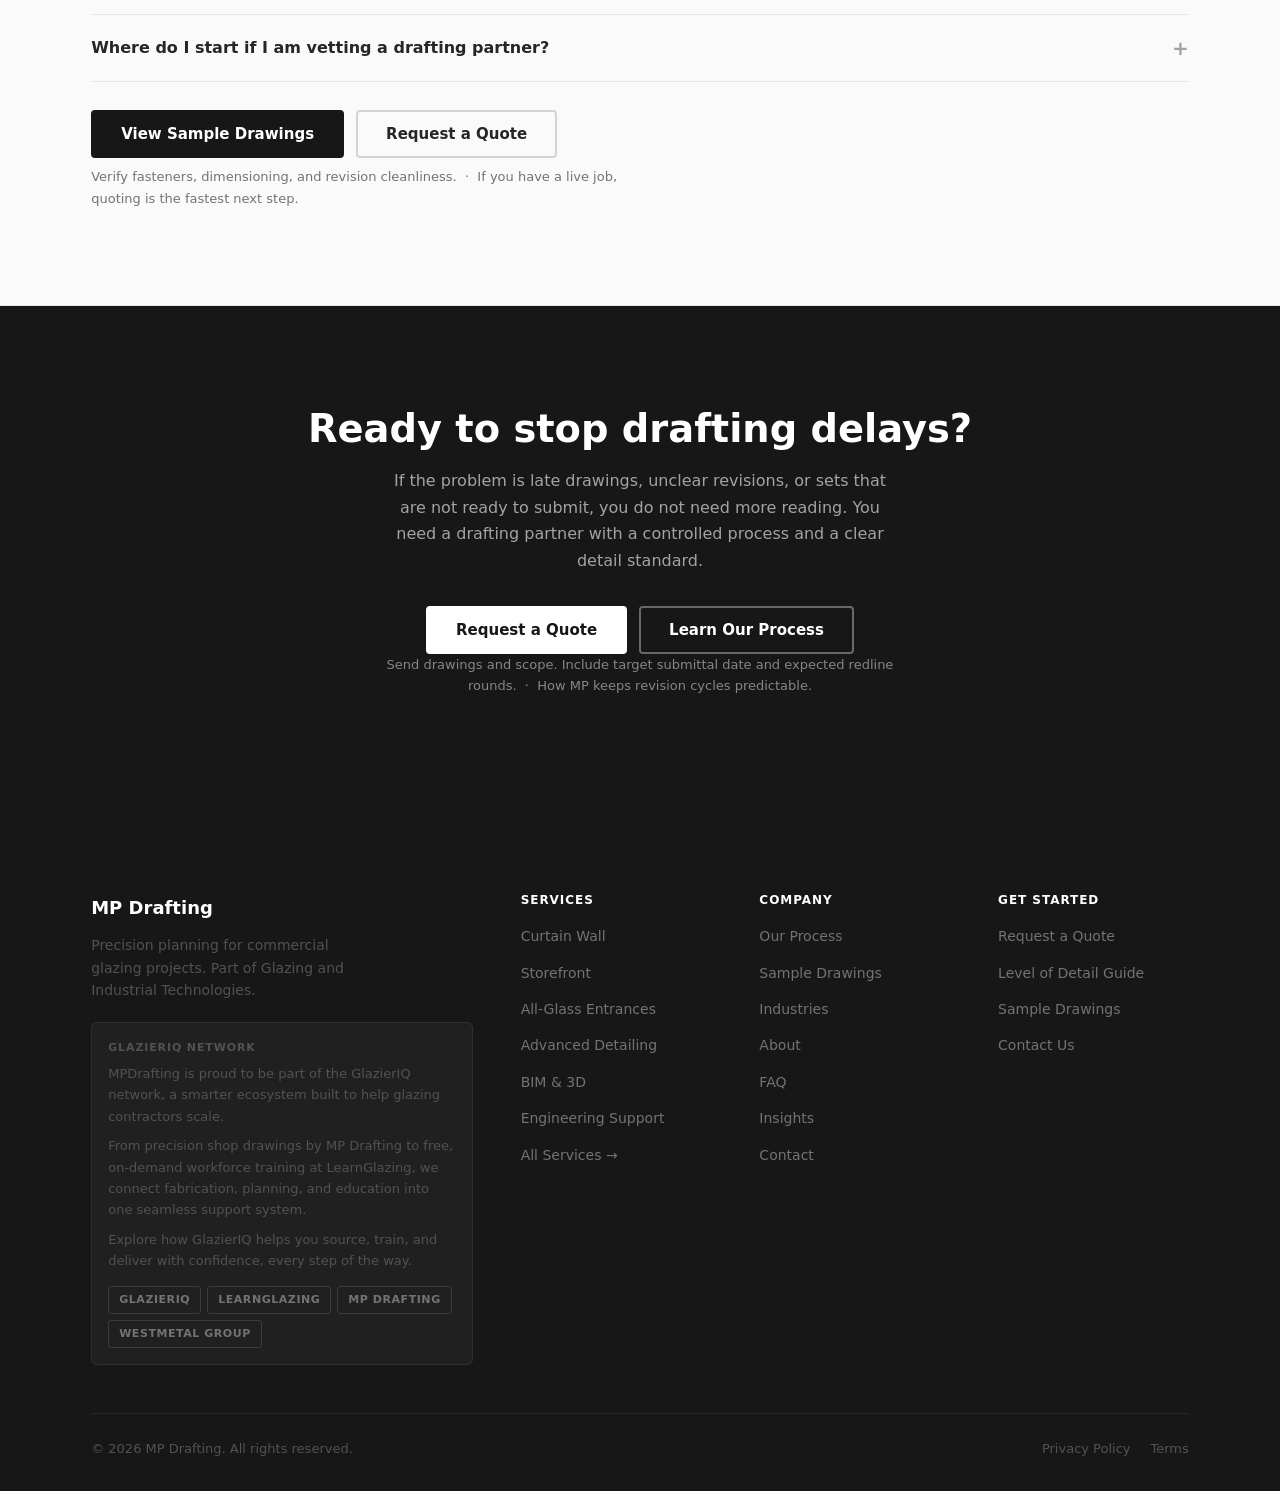
<file: mp-drafting/insights/index.html>
<!DOCTYPE html>
<html lang="en">
<head>
  <meta charset="UTF-8">
  <meta name="viewport" content="width=device-width, initial-scale=1.0">
  <title>Insights — MP Drafting</title>
  <link rel="stylesheet" href="../css/wireframe.css">
  <link rel="stylesheet" href="../css/global.css">
  <link rel="stylesheet" href="../css/insights.css">
</head>
<body>

<div id="nav"></div>

<div class="breadcrumb-bar">
  <div class="container">
    <nav class="breadcrumb">
      <a href="../">Home</a>
      <span class="breadcrumb-sep">›</span>
      <span>Insights</span>
    </nav>
  </div>
</div>

<!-- SECTION 1: HERO -->
<header class="page-header">
  <div class="container">
    <div class="label">From the Field</div>
    <h1>Insights</h1>
    <p>Practical guidance for commercial glazing teams. Built around the problems that slow approvals down, create revision churn, and trigger field questions.</p>
    <p class="mt-10">Use Insights to benchmark drawing quality, tighten your review process, and make scope decisions that prevent rework.</p>
    <div class="btn-group mt-md">
      <a href="../request-quote/" class="btn btn--white">Request a Quote</a>
      <a href="../sample-drawings/" class="btn btn--ghost">View Sample Drawings</a>
    </div>
    <p class="page-note">Send drawings and scope notes. We will quote the right level of detail up front. &nbsp;·&nbsp; Proof you can review quickly by system type.</p>
  </div>
</header>

<div class="divider"></div>

<!-- SECTION 2: TOPIC ARCHITECTURE -->
<section class="section section--gray" id="topics">
  <div class="container">

    <div class="section-header">
      <h2>Browse Insights by topic</h2>
      <p>Insights is organized by how glazing PMs actually work: submittals, revisions, coordination, field clarity, and the decisions that drive schedule and cost.</p>
      <p class="mt-sm">Pick a topic to get straight to the guidance that matches your current problem.</p>
    </div>

    <div class="grid grid--3 grid--gap-md">

      <div class="insight-card">
        <div class="insight-card__title">Drawing Quality and Detail Standards</div>
        <p>Use for "what good looks like" benchmarks, review guidance, and common shop drawing failure patterns.</p>
      </div>

      <div class="insight-card">
        <div class="insight-card__title">Submittals and Approval</div>
        <p>Use for approval readiness, rejection causes, liability boundaries tied to submittals, and what reviewers expect.</p>
      </div>

      <div class="insight-card">
        <div class="insight-card__title">Revisions and Project Management</div>
        <p>Use for onboarding, revision cycles, deadline pressure, and PM workflows that keep drawings controlled.</p>
      </div>

      <div class="insight-card">
        <div class="insight-card__title">Engineering and Loads</div>
        <p>Use for wind load, structural validation, and when engineering is required. Never imply MP replaces a PE.</p>
      </div>

      <div class="insight-card">
        <div class="insight-card__title">BIM and Coordination</div>
        <p>Use for BIM workflows, coordination models, and BIM gaps for curtain wall and facade work.</p>
      </div>

      <div class="insight-card">
        <div class="insight-card__title">Outsourcing and Vendor Management</div>
        <p>Use for evaluating outsourced drafting, hiring, productivity, vendor expectations, and responsibility clarity.</p>
      </div>

      <div class="insight-card">
        <div class="insight-card__title">Pricing and Estimating</div>
        <p>Use for pricing drivers, estimating cost approaches, and scope decisions that affect fees and schedule.</p>
      </div>

      <div class="insight-card">
        <div class="insight-card__title">Tools and Checklists</div>
        <p>Use for checklists, cheat sheets, and practical reference tools.</p>
      </div>

      <div class="insight-card">
        <div class="insight-card__title">Field Details and Installation</div>
        <p>Use for detail-focused field clarity: sill, head, jamb, fit issues, and install-driven guidance.</p>
      </div>

      <div class="insight-card">
        <div class="insight-card__title">Case Studies and Showcases</div>
        <p>Use for project spotlights, case studies, and examples demonstrating systems and outcomes.</p>
      </div>

      <div class="insight-card">
        <div class="insight-card__title">Trends and Innovation</div>
        <p>Use for industry trends, new products, and emerging tech relevant to glazing and facades.</p>
      </div>

      <div class="insight-card">
        <div class="insight-card__title">Culture and Misc</div>
        <p>Use for lighter posts. Do not feature prominently unless they support engagement goals.</p>
      </div>

    </div>

    <div class="mt-md">
      <div class="btn-group">
        <a href="#featured" class="btn btn--primary">View Featured Guides</a>
        <a href="#tools" class="btn btn--secondary">Tools and Checklists</a>
      </div>
      <p class="cta-note">Start with the highest-leverage reads. &nbsp;·&nbsp; Practical references PMs reuse.</p>
    </div>

  </div>
</section>

<div class="divider"></div>

<!-- SECTION 3: FEATURED GUIDES -->
<section class="section" id="featured">
  <div class="container">

    <div class="section-header">
      <h2>Featured guides</h2>
      <p>Start here if you are vetting a drafting partner or trying to stop the same approval and revision problems from repeating.</p>
    </div>

    <div class="insights-grid">

      <a href="submittals-and-approval/fix-rejected-shop-drawings-now-what/" class="insights-card">
        <div class="insights-card-img placeholder">[ Image ]</div>
        <div class="insights-card-body">
          <div class="insights-card-tag">Submittals</div>
          <h4>Your "estimating software" shop drawings were kicked back. Now what?</h4>
          <span class="insights-read-more">Read article →</span>
        </div>
      </a>

      <a href="drawing-quality-and-detail-standards/what-great-shop-drawings-actually-look-like-a-walkthrough-from-mp-drafting/" class="insights-card">
        <div class="insights-card-img placeholder">[ Image ]</div>
        <div class="insights-card-body">
          <div class="insights-card-tag">Drawing Quality</div>
          <h4>What Great Shop Drawings Actually Look Like, a walkthrough from MP Drafting</h4>
          <span class="insights-read-more">Read article →</span>
        </div>
      </a>

      <a href="revisions-and-project-management/drafting-delays-glazing-contractor-now-what/" class="insights-card">
        <div class="insights-card-img placeholder">[ Image ]</div>
        <div class="insights-card-body">
          <div class="insights-card-tag">Revisions</div>
          <h4>Your drafting partner just missed another deadline. Now what?</h4>
          <span class="insights-read-more">Read article →</span>
        </div>
      </a>

      <a href="tools-and-checklists/use-this-comprehensive-checklist-to-review-glass-and-glazing-shop-drawings/" class="insights-card">
        <div class="insights-card-img placeholder">[ Image ]</div>
        <div class="insights-card-body">
          <div class="insights-card-tag">Tools</div>
          <h4>Use this comprehensive checklist to review glass and glazing shop drawings</h4>
          <span class="insights-read-more">Read article →</span>
        </div>
      </a>

      <a href="pricing-and-estimating/shop-drawings-arent-cheap-what-goes-into-pricing-shop-drawings/" class="insights-card">
        <div class="insights-card-img placeholder">[ Image ]</div>
        <div class="insights-card-body">
          <div class="insights-card-tag">Pricing</div>
          <h4>Shop drawings are not cheap. What goes into pricing shop drawings</h4>
          <span class="insights-read-more">Read article →</span>
        </div>
      </a>

      <a href="engineering-and-loads/drafting-service-files-dont-skip-engineering/" class="insights-card">
        <div class="insights-card-img placeholder">[ Image ]</div>
        <div class="insights-card-body">
          <div class="insights-card-tag">Engineering</div>
          <h4>Don't skip engineering</h4>
          <span class="insights-read-more">Read article →</span>
        </div>
      </a>

    </div>

    <div class="mt-md">
      <div class="btn-group">
        <a href="../sample-drawings/" class="btn btn--primary">View Sample Drawings</a>
        <a href="../our-process/" class="btn btn--secondary">Learn Our Process</a>
      </div>
      <p class="cta-note">Confirm the quality benchmark in real examples. &nbsp;·&nbsp; How intake and revisions stay controlled.</p>
    </div>

  </div>
</section>

<div class="divider"></div>

<!-- SECTION 4: TOOLS AND CHECKLISTS -->
<section class="section section--gray" id="tools">
  <div class="container">

    <div class="section-header">
      <h2>Tools and checklists</h2>
      <p>Newest posts first. If you are trying to fix an active issue, start with the most recent problem-solving pieces, then use the topic filters to go deeper.</p>
    </div>

    <div class="insights-grid">

      <a href="tools-and-checklists/use-this-comprehensive-checklist-to-review-glass-and-glazing-shop-drawings/" class="insights-card">
        <div class="insights-card-img placeholder">[ Image ]</div>
        <div class="insights-card-body">
          <div class="insights-card-tag">Checklist</div>
          <h4>Comprehensive checklist to review shop drawings</h4>
          <span class="insights-read-more">Read article →</span>
        </div>
      </a>

      <a href="tools-and-checklists/weld-symbol-cheat-sheet-for-glazing-project-managers/" class="insights-card">
        <div class="insights-card-img placeholder">[ Image ]</div>
        <div class="insights-card-body">
          <div class="insights-card-tag">Cheat Sheet</div>
          <h4>Weld symbol cheat sheet for glazing project managers</h4>
          <span class="insights-read-more">Read article →</span>
        </div>
      </a>

      <a href="tools-and-checklists/drafting-service-files-two-new-free-tools-for-architectural-glazing/" class="insights-card">
        <div class="insights-card-img placeholder">[ Image ]</div>
        <div class="insights-card-body">
          <div class="insights-card-tag">Tool</div>
          <h4>Two free tools for architectural glazing</h4>
          <span class="insights-read-more">Read article →</span>
        </div>
      </a>

    </div>

    <div class="mt-md">
      <div class="btn-group">
        <a href="../request-quote/" class="btn btn--primary">Request a Quote</a>
        <a href="../sample-drawings/" class="btn btn--secondary">View Sample Drawings</a>
      </div>
      <p class="cta-note">If you have a live job, quoting is the fastest next step. &nbsp;·&nbsp; Use the checklist and verify visually.</p>
    </div>

  </div>
</section>

<div class="divider"></div>

<!-- SECTION 5: BROWSE BY TOPIC HUB NAV -->
<section class="section" id="browse">
  <div class="container">

    <div class="section-header">
      <h2>Browse by topic</h2>
      <p>Pick the problem you are trying to solve.</p>
    </div>

    <div class="grid grid--3 grid--gap-sm">

      <a href="drawing-quality-and-detail-standards/" class="topic-nav-link">
        Drawing Quality and Detail Standards <span class="topic-nav-link__arrow">→</span>
      </a>

      <a href="submittals-and-approval/" class="topic-nav-link">
        Submittals and Approval <span class="topic-nav-link__arrow">→</span>
      </a>

      <a href="revisions-and-project-management/" class="topic-nav-link">
        Revisions and Project Management <span class="topic-nav-link__arrow">→</span>
      </a>

      <a href="engineering-and-loads/" class="topic-nav-link">
        Engineering and Loads <span class="topic-nav-link__arrow">→</span>
      </a>

      <a href="bim-and-coordination/" class="topic-nav-link">
        BIM and Coordination <span class="topic-nav-link__arrow">→</span>
      </a>

      <a href="outsourcing-and-vendor-management/" class="topic-nav-link">
        Outsourcing and Vendor Management <span class="topic-nav-link__arrow">→</span>
      </a>

      <a href="pricing-and-estimating/" class="topic-nav-link">
        Pricing and Estimating <span class="topic-nav-link__arrow">→</span>
      </a>

      <a href="tools-and-checklists/" class="topic-nav-link">
        Tools and Checklists <span class="topic-nav-link__arrow">→</span>
      </a>

      <a href="field-details-and-installation/" class="topic-nav-link">
        Field Details and Installation <span class="topic-nav-link__arrow">→</span>
      </a>

      <a href="case-studies-and-showcases/" class="topic-nav-link">
        Case Studies and Showcases <span class="topic-nav-link__arrow">→</span>
      </a>

      <a href="trends-and-innovation/" class="topic-nav-link">
        Trends and Innovation <span class="topic-nav-link__arrow">→</span>
      </a>

    </div>

    <div class="mt-md">
      <div class="btn-group">
        <a href="#latest" class="btn btn--primary">View Latest Articles</a>
        <a href="../faq/" class="btn btn--secondary">FAQ</a>
      </div>
      <p class="cta-note">Newest content first. &nbsp;·&nbsp; First-job questions answered clearly.</p>
    </div>

  </div>
</section>

<div class="divider"></div>

<!-- SECTION 6: LATEST ARTICLES -->
<section class="section section--gray" id="latest">
  <div class="container">

    <div class="section-header">
      <h2>Latest articles</h2>
      <p>The newest posts in the library.</p>
    </div>

    <div class="insights-grid">

      <a href="submittals-and-approval/fix-rejected-shop-drawings-now-what/" class="insights-card">
        <div class="insights-card-img placeholder">[ Image ]</div>
        <div class="insights-card-body">
          <div class="insights-card-tag">Submittals</div>
          <h4>Your "estimating software" shop drawings were kicked back. Now what?</h4>
          <span class="insights-read-more">Read article →</span>
        </div>
      </a>

      <a href="drawing-quality-and-detail-standards/what-great-shop-drawings-actually-look-like-a-walkthrough-from-mp-drafting/" class="insights-card">
        <div class="insights-card-img placeholder">[ Image ]</div>
        <div class="insights-card-body">
          <div class="insights-card-tag">Drawing Quality</div>
          <h4>What Great Shop Drawings Actually Look Like, a walkthrough from MP Drafting</h4>
          <span class="insights-read-more">Read article →</span>
        </div>
      </a>

      <a href="revisions-and-project-management/drafting-delays-glazing-contractor-now-what/" class="insights-card">
        <div class="insights-card-img placeholder">[ Image ]</div>
        <div class="insights-card-body">
          <div class="insights-card-tag">Revisions</div>
          <h4>Your drafting partner just missed another deadline. Now what?</h4>
          <span class="insights-read-more">Read article →</span>
        </div>
      </a>

      <a href="drawing-quality-and-detail-standards/accurate-shop-drawings/" class="insights-card">
        <div class="insights-card-img placeholder">[ Image ]</div>
        <div class="insights-card-body">
          <div class="insights-card-tag">Drawing Quality</div>
          <h4>Why accurate shop drawings are worth their weight in steel</h4>
          <span class="insights-read-more">Read article →</span>
        </div>
      </a>

      <a href="revisions-and-project-management/from-first-call-to-final-review-what-its-really-like-to-work-with-mp-drafting/" class="insights-card">
        <div class="insights-card-img placeholder">[ Image ]</div>
        <div class="insights-card-body">
          <div class="insights-card-tag">Revisions</div>
          <h4>From first call to final review, what it's really like to work with MP Drafting</h4>
          <span class="insights-read-more">Read article →</span>
        </div>
      </a>

      <a href="field-details-and-installation/7-storefront-sill-end-dam-details-every-crew-should-know/" class="insights-card">
        <div class="insights-card-img placeholder">[ Image ]</div>
        <div class="insights-card-body">
          <div class="insights-card-tag">Field Details</div>
          <h4>7 storefront sill and end dam details every crew should know</h4>
          <span class="insights-read-more">Read article →</span>
        </div>
      </a>

    </div>

    <div class="mt-md">
      <div class="btn-group">
        <a href="../request-quote/" class="btn btn--primary">Request a Quote</a>
        <a href="../shop-drawing-services/" class="btn btn--secondary">Shop Drawing Services</a>
      </div>
      <p class="cta-note">If a deadline is driving this, include it at intake. &nbsp;·&nbsp; Services mapped to system types.</p>
    </div>

  </div>
</section>

<div class="divider"></div>

<!-- SECTION 7: FULL ARTICLE INVENTORY -->
<section class="section" id="all-articles">
  <div class="container">

    <div class="section-header">
      <h2>Find the right article fast</h2>
      <p>If you are mid-job, you do not have time to dig. Use search and topic filters to get to the answer that matches what is happening on your project right now.</p>
    </div>

    <div class="search-bar">
      <div class="search-bar__field">
        <label for="insights-search" class="search-bar__label">Search</label>
        <input type="search" id="insights-search" placeholder="System type, detail, submittal…" class="search-bar__input">
      </div>
      <div class="search-bar__field">
        <label for="insights-filter" class="search-bar__label">Filter by topic</label>
        <select id="insights-filter" class="search-bar__select">
          <option value="">All topics</option>
          <option value="drawing-quality-and-detail-standards">Drawing Quality and Detail Standards</option>
          <option value="submittals-and-approval">Submittals and Approval</option>
          <option value="revisions-and-project-management">Revisions and Project Management</option>
          <option value="engineering-and-loads">Engineering and Loads</option>
          <option value="bim-and-coordination">BIM and Coordination</option>
          <option value="outsourcing-and-vendor-management">Outsourcing and Vendor Management</option>
          <option value="pricing-and-estimating">Pricing and Estimating</option>
          <option value="tools-and-checklists">Tools and Checklists</option>
          <option value="field-details-and-installation">Field Details and Installation</option>
          <option value="case-studies-and-showcases">Case Studies and Showcases</option>
          <option value="trends-and-innovation">Trends and Innovation</option>
          <option value="culture-and-misc">Culture and Misc</option>
        </select>
      </div>
      <div class="search-bar__field search-bar__field--narrow">
        <label for="insights-sort" class="search-bar__label">Sort</label>
        <select id="insights-sort" class="search-bar__select">
          <option value="newest">Newest first</option>
          <option value="oldest">Oldest first</option>
          <option value="az">A–Z</option>
          <option value="za">Z–A</option>
        </select>
      </div>
    </div>

    <p id="insights-no-results" class="search-no-results" style="display: none;">No articles matched your search. Try a different keyword or reset the filters.</p>

    <!-- Drawing Quality and Detail Standards -->
    <div data-category="drawing-quality-and-detail-standards" class="article-section">
      <div class="article-section__header">
        <h3 class="article-section__title">Drawing Quality and Detail Standards</h3>
        <a href="drawing-quality-and-detail-standards/" class="article-section__viewall">View all →</a>
      </div>
      <div class="grid grid--3 grid--gap-md">
        <a href="drawing-quality-and-detail-standards/architectural-failures-what-not-to-do/" class="insights-card">
          <div class="insights-card-body">
            <div class="insights-card-tag">Article</div>
            <h4>Architectural Failures, What NOT to do</h4>
            <span class="insights-read-more">Read →</span>
          </div>
        </a>
        <a href="drawing-quality-and-detail-standards/how-to-design-facade-interfaces/" class="insights-card">
          <div class="insights-card-body">
            <div class="insights-card-tag">Article</div>
            <h4>How to Design Facade Interfaces</h4>
            <span class="insights-read-more">Read →</span>
          </div>
        </a>
        <a href="drawing-quality-and-detail-standards/principles-of-building-envelope-design/" class="insights-card">
          <div class="insights-card-body">
            <div class="insights-card-tag">Article</div>
            <h4>Principles of Building Envelope Design</h4>
            <span class="insights-read-more">Read →</span>
          </div>
        </a>
        <a href="drawing-quality-and-detail-standards/finding-potential-issues-in-the-shop-drawing-phase-with-5-examples/" class="insights-card">
          <div class="insights-card-body">
            <div class="insights-card-tag">Article</div>
            <h4>Finding Potential Issues in the Shop Drawing Phase (with 5 Examples)</h4>
            <span class="insights-read-more">Read →</span>
          </div>
        </a>
        <a href="drawing-quality-and-detail-standards/drafting-service-files-glass-fails-are-funny-but-they-also-shed-light-on-an-important-issue/" class="insights-card">
          <div class="insights-card-body">
            <div class="insights-card-tag">Article</div>
            <h4>Glass Fails are Funny but They Also Shed Light on an Important Issue</h4>
            <span class="insights-read-more">Read →</span>
          </div>
        </a>
        <a href="drawing-quality-and-detail-standards/drafting-service-files-dangerous-assumptions-and-key-responsibilities-when-outsourcing-your-shop-drawings/" class="insights-card">
          <div class="insights-card-body">
            <div class="insights-card-tag">Article</div>
            <h4>Dangerous Assumptions and Key Responsibilities when Outsourcing your Shop Drawings</h4>
            <span class="insights-read-more">Read →</span>
          </div>
        </a>
        <a href="drawing-quality-and-detail-standards/drafting-service-files-the-best-and-worst-case-scenarios-for-glazing-projects/" class="insights-card">
          <div class="insights-card-body">
            <div class="insights-card-tag">Article</div>
            <h4>The Best and Worst Case Scenarios for Glazing Projects</h4>
            <span class="insights-read-more">Read →</span>
          </div>
        </a>
        <a href="drawing-quality-and-detail-standards/why-accurate-shop-drawings-are-worth-their-weight-in-steel-and-how-to-use-them-to-stop-jobsite-fire-drills-before-they-start/" class="insights-card">
          <div class="insights-card-body">
            <div class="insights-card-tag">Article</div>
            <h4>Why Accurate Shop Drawings Are Worth Their Weight in Steel And How to Use Them to Stop Jobsite Fire Drills Before They Start</h4>
            <span class="insights-read-more">Read →</span>
          </div>
        </a>
        <a href="drawing-quality-and-detail-standards/what-great-shop-drawings-actually-look-like-a-walkthrough-from-mp-drafting/" class="insights-card">
          <div class="insights-card-body">
            <div class="insights-card-tag">Walkthrough</div>
            <h4>What Great Shop Drawings Actually Look Like, A Walkthrough from MP Drafting</h4>
            <span class="insights-read-more">Read →</span>
          </div>
        </a>
      </div>
    </div>

    <!-- Submittals and Approval -->
    <div data-category="submittals-and-approval" class="article-section">
      <div class="article-section__header">
        <h3 class="article-section__title">Submittals and Approval</h3>
        <a href="submittals-and-approval/" class="article-section__viewall">View all →</a>
      </div>
      <div class="grid grid--3 grid--gap-md">
        <a href="submittals-and-approval/drafting-service-files-important-liability-information-for-shop-drawings/" class="insights-card">
          <div class="insights-card-body">
            <div class="insights-card-tag">Article</div>
            <h4>Important Liability Information For Shop Drawings</h4>
            <span class="insights-read-more">Read →</span>
          </div>
        </a>
        <a href="submittals-and-approval/fix-rejected-shop-drawings-now-what/" class="insights-card">
          <div class="insights-card-body">
            <div class="insights-card-tag">Problem-Solving</div>
            <h4>Your "estimating software" shop drawings were kicked back. Now what?</h4>
            <span class="insights-read-more">Read →</span>
          </div>
        </a>
      </div>
    </div>

    <!-- Revisions and Project Management -->
    <div data-category="revisions-and-project-management" class="article-section">
      <div class="article-section__header">
        <h3 class="article-section__title">Revisions and Project Management</h3>
        <a href="revisions-and-project-management/" class="article-section__viewall">View all →</a>
      </div>
      <div class="grid grid--3 grid--gap-md">
        <a href="revisions-and-project-management/drafting-service-files-project-managers-save-the-day/" class="insights-card">
          <div class="insights-card-body">
            <div class="insights-card-tag">Article</div>
            <h4>Project Managers Save the Day</h4>
            <span class="insights-read-more">Read →</span>
          </div>
        </a>
        <a href="revisions-and-project-management/drafting-service-files-the-9-elements-of-glazing-project-management/" class="insights-card">
          <div class="insights-card-body">
            <div class="insights-card-tag">Article</div>
            <h4>The 9 Elements of Glazing Project Management</h4>
            <span class="insights-read-more">Read →</span>
          </div>
        </a>
        <a href="revisions-and-project-management/drafting-service-files-our-simple-onboarding-process/" class="insights-card">
          <div class="insights-card-body">
            <div class="insights-card-tag">Process</div>
            <h4>Our Simple Onboarding Process</h4>
            <span class="insights-read-more">Read →</span>
          </div>
        </a>
        <a href="revisions-and-project-management/from-first-call-to-final-review-what-its-really-like-to-work-with-mp-drafting/" class="insights-card">
          <div class="insights-card-body">
            <div class="insights-card-tag">Process</div>
            <h4>From First Call to Final Review, What It's Really Like to Work with MP Drafting</h4>
            <span class="insights-read-more">Read →</span>
          </div>
        </a>
        <a href="revisions-and-project-management/drafting-delays-glazing-contractor-now-what/" class="insights-card">
          <div class="insights-card-body">
            <div class="insights-card-tag">Problem-Solving</div>
            <h4>Your Drafting Partner Just Missed Another Deadline, Now What?</h4>
            <span class="insights-read-more">Read →</span>
          </div>
        </a>
      </div>
    </div>

    <!-- Engineering and Loads -->
    <div data-category="engineering-and-loads" class="article-section">
      <div class="article-section__header">
        <h3 class="article-section__title">Engineering and Loads</h3>
        <a href="engineering-and-loads/" class="article-section__viewall">View all →</a>
      </div>
      <div class="grid grid--3 grid--gap-md">
        <a href="engineering-and-loads/drafting-service-files-dont-skip-engineering/" class="insights-card">
          <div class="insights-card-body">
            <div class="insights-card-tag">Engineering</div>
            <h4>Drafting Service Files, Don't Skip Engineering</h4>
            <span class="insights-read-more">Read →</span>
          </div>
        </a>
        <a href="engineering-and-loads/drafting-service-files-a-short-guide-to-wind-load-and-why-its-important-for-glazing/" class="insights-card">
          <div class="insights-card-body">
            <div class="insights-card-tag">Engineering</div>
            <h4>A Short Guide to Wind Load and Why it's Important for Glazing</h4>
            <span class="insights-read-more">Read →</span>
          </div>
        </a>
        <a href="engineering-and-loads/metal-panels-in-the-wind/" class="insights-card">
          <div class="insights-card-body">
            <div class="insights-card-tag">Article</div>
            <h4>Metal Panels in the Wind</h4>
            <span class="insights-read-more">Read →</span>
          </div>
        </a>
      </div>
    </div>

    <!-- BIM and Coordination -->
    <div data-category="bim-and-coordination" class="article-section">
      <div class="article-section__header">
        <h3 class="article-section__title">BIM and Coordination</h3>
        <a href="bim-and-coordination/" class="article-section__viewall">View all →</a>
      </div>
      <div class="grid grid--3 grid--gap-md">
        <a href="bim-and-coordination/is-your-bim-missing-something/" class="insights-card">
          <div class="insights-card-body">
            <div class="insights-card-tag">BIM</div>
            <h4>Is your BIM missing something?</h4>
            <span class="insights-read-more">Read →</span>
          </div>
        </a>
        <a href="bim-and-coordination/the-importance-of-bim-example-bergeron-center-for-engineering-excellence/" class="insights-card">
          <div class="insights-card-body">
            <div class="insights-card-tag">Case Study</div>
            <h4>The Importance of BIM, Example: Bergeron Center for Engineering Excellence</h4>
            <span class="insights-read-more">Read →</span>
          </div>
        </a>
        <a href="bim-and-coordination/drafting-service-files-attention-glaziers-we-have-4-questions-about-bim-for-curtain-walls-for-you/" class="insights-card">
          <div class="insights-card-body">
            <div class="insights-card-tag">BIM</div>
            <h4>4 Questions About BIM for Curtain Walls</h4>
            <span class="insights-read-more">Read →</span>
          </div>
        </a>
      </div>
    </div>

    <!-- Outsourcing and Vendor Management -->
    <div data-category="outsourcing-and-vendor-management" class="article-section">
      <div class="article-section__header">
        <h3 class="article-section__title">Outsourcing and Vendor Management</h3>
        <a href="outsourcing-and-vendor-management/" class="article-section__viewall">View all →</a>
      </div>
      <div class="grid grid--3 grid--gap-md">
        <a href="outsourcing-and-vendor-management/hiring-the-right-draftsman/" class="insights-card">
          <div class="insights-card-body">
            <div class="insights-card-tag">Article</div>
            <h4>Hiring the Right Draftsman</h4>
            <span class="insights-read-more">Read →</span>
          </div>
        </a>
        <a href="outsourcing-and-vendor-management/drafting-service-files-using-outsourced-drafting-firms-for-glass-and-glazing-projects-dos-and-donts/" class="insights-card">
          <div class="insights-card-body">
            <div class="insights-card-tag">Article</div>
            <h4>Using Outsourced Drafting Firms for Glass and Glazing Projects, Do's and Don'ts</h4>
            <span class="insights-read-more">Read →</span>
          </div>
        </a>
        <a href="outsourcing-and-vendor-management/drafting-service-files-how-mp-drafting-makes-you-more-productive-and-profitable/" class="insights-card">
          <div class="insights-card-body">
            <div class="insights-card-tag">Article</div>
            <h4>How MP Drafting Makes You More Productive (and Profitable)</h4>
            <span class="insights-read-more">Read →</span>
          </div>
        </a>
        <a href="outsourcing-and-vendor-management/small-shops-are-no-problem/" class="insights-card">
          <div class="insights-card-body">
            <div class="insights-card-tag">Article</div>
            <h4>Small Shops are No Problem</h4>
            <span class="insights-read-more">Read →</span>
          </div>
        </a>
      </div>
    </div>

    <!-- Pricing and Estimating -->
    <div data-category="pricing-and-estimating" class="article-section">
      <div class="article-section__header">
        <h3 class="article-section__title">Pricing and Estimating</h3>
        <a href="pricing-and-estimating/" class="article-section__viewall">View all →</a>
      </div>
      <div class="grid grid--3 grid--gap-md">
        <a href="pricing-and-estimating/drafting-service-files-a-creative-approach-to-estimating-project-costs/" class="insights-card">
          <div class="insights-card-body">
            <div class="insights-card-tag">Pricing</div>
            <h4>A Creative Approach to Estimating Project Costs</h4>
            <span class="insights-read-more">Read →</span>
          </div>
        </a>
        <a href="pricing-and-estimating/shop-drawings-arent-cheap-what-goes-into-pricing-shop-drawings/" class="insights-card">
          <div class="insights-card-body">
            <div class="insights-card-tag">Pricing</div>
            <h4>Shop Drawings aren't Cheap. What goes into pricing shop drawings.</h4>
            <span class="insights-read-more">Read →</span>
          </div>
        </a>
      </div>
    </div>

    <!-- Tools and Checklists -->
    <div data-category="tools-and-checklists" class="article-section">
      <div class="article-section__header">
        <h3 class="article-section__title">Tools and Checklists</h3>
        <a href="tools-and-checklists/" class="article-section__viewall">View all →</a>
      </div>
      <div class="grid grid--3 grid--gap-md">
        <a href="tools-and-checklists/drafting-service-files-two-new-free-tools-for-architectural-glazing/" class="insights-card">
          <div class="insights-card-body">
            <div class="insights-card-tag">Tool</div>
            <h4>Two New (Free) Tools For Architectural Glazing</h4>
            <span class="insights-read-more">Read →</span>
          </div>
        </a>
        <a href="tools-and-checklists/drafting-service-files-use-this-comprehensive-checklist-to-review-glass-and-glazing-shop-drawings/" class="insights-card">
          <div class="insights-card-body">
            <div class="insights-card-tag">Tool</div>
            <h4>Use this Comprehensive Checklist to Review Glass and Glazing Shop Drawings</h4>
            <span class="insights-read-more">Read →</span>
          </div>
        </a>
        <a href="tools-and-checklists/drafting-service-files-do-length-cut-optimization-tools-really-increase-efficiency-reduce-waste/" class="insights-card">
          <div class="insights-card-body">
            <div class="insights-card-tag">Tool</div>
            <h4>Do length cut optimization tools really increase efficiency and reduce waste?</h4>
            <span class="insights-read-more">Read →</span>
          </div>
        </a>
        <a href="tools-and-checklists/weld-symbol-cheat-sheet-for-glazing-project-managers/" class="insights-card">
          <div class="insights-card-body">
            <div class="insights-card-tag">Tool</div>
            <h4>Weld Symbol Cheat Sheet for Glazing Project Managers</h4>
            <span class="insights-read-more">Read →</span>
          </div>
        </a>
      </div>
    </div>

    <!-- Field Details and Installation -->
    <div data-category="field-details-and-installation" class="article-section">
      <div class="article-section__header">
        <h3 class="article-section__title">Field Details and Installation</h3>
        <a href="field-details-and-installation/" class="article-section__viewall">View all →</a>
      </div>
      <div class="grid grid--3 grid--gap-md">
        <a href="field-details-and-installation/drafting-service-files-how-to-produce-shop-drawings-for-historical-buildings/" class="insights-card">
          <div class="insights-card-body">
            <div class="insights-card-tag">Detail Library</div>
            <h4>How to Produce Shop Drawings for Historical Buildings</h4>
            <span class="insights-read-more">Read →</span>
          </div>
        </a>
        <a href="field-details-and-installation/supplemental-training-ordering-out-of-square-glass/" class="insights-card">
          <div class="insights-card-body">
            <div class="insights-card-tag">Detail Library</div>
            <h4>Supplemental Training: Ordering out of Square Glass</h4>
            <span class="insights-read-more">Read →</span>
          </div>
        </a>
        <a href="field-details-and-installation/7-storefront-sill-end-dam-details-every-crew-should-know/" class="insights-card">
          <div class="insights-card-body">
            <div class="insights-card-tag">Detail Library</div>
            <h4>7 Storefront Sill and End Dam Details Every Crew Should Know</h4>
            <span class="insights-read-more">Read →</span>
          </div>
        </a>
      </div>
    </div>

    <!-- Case Studies and Showcases -->
    <div data-category="case-studies-and-showcases" class="article-section">
      <div class="article-section__header">
        <h3 class="article-section__title">Case Studies and Showcases</h3>
        <a href="case-studies-and-showcases/" class="article-section__viewall">View all →</a>
      </div>
      <div class="grid grid--3 grid--gap-md">
        <a href="case-studies-and-showcases/drafting-service-files-learning-from-airport-glazing-systems/" class="insights-card">
          <div class="insights-card-body">
            <div class="insights-card-tag">Article</div>
            <h4>Learning from Airport Glazing Systems</h4>
            <span class="insights-read-more">Read →</span>
          </div>
        </a>
        <a href="case-studies-and-showcases/drafting-service-files-using-building-information-modeling-bim-for-a-decorative-metal-project-case-study/" class="insights-card">
          <div class="insights-card-body">
            <div class="insights-card-tag">Case Study</div>
            <h4>BIM for a Decorative Metal Project (Case Study)</h4>
            <span class="insights-read-more">Read →</span>
          </div>
        </a>
        <a href="case-studies-and-showcases/drafting-our-way-out-of-a-sticky-ship-uation/" class="insights-card">
          <div class="insights-card-body">
            <div class="insights-card-tag">Article</div>
            <h4>Drafting our Way out of a Sticky Ship-uation</h4>
            <span class="insights-read-more">Read →</span>
          </div>
        </a>
        <a href="case-studies-and-showcases/glazing-goes-high-fashion-jumbo-glass-install-showcase/" class="insights-card">
          <div class="insights-card-body">
            <div class="insights-card-tag">Showcase</div>
            <h4>Glazing Goes High Fashion, Jumbo Glass Install Showcase</h4>
            <span class="insights-read-more">Read →</span>
          </div>
        </a>
        <a href="case-studies-and-showcases/mp-is-on-guard-at-the-new-starbucks-roastery-in-chicago/" class="insights-card">
          <div class="insights-card-body">
            <div class="insights-card-tag">Article</div>
            <h4>MP is "On Guard" at the New Starbucks Roastery in Chicago</h4>
            <span class="insights-read-more">Read →</span>
          </div>
        </a>
        <a href="case-studies-and-showcases/the-silo-hunting-cabin/" class="insights-card">
          <div class="insights-card-body">
            <div class="insights-card-tag">Article</div>
            <h4>The Silo Hunting Cabin</h4>
            <span class="insights-read-more">Read →</span>
          </div>
        </a>
        <a href="case-studies-and-showcases/beautiful-detroit-architecture/" class="insights-card">
          <div class="insights-card-body">
            <div class="insights-card-tag">Article</div>
            <h4>Beautiful Detroit Architecture</h4>
            <span class="insights-read-more">Read →</span>
          </div>
        </a>
      </div>
    </div>

    <!-- Trends and Innovation -->
    <div data-category="trends-and-innovation" class="article-section">
      <div class="article-section__header">
        <h3 class="article-section__title">Trends and Innovation</h3>
        <a href="trends-and-innovation/" class="article-section__viewall">View all →</a>
      </div>
      <div class="grid grid--3 grid--gap-md">
        <a href="trends-and-innovation/transparent-wood/" class="insights-card">
          <div class="insights-card-body">
            <div class="insights-card-tag">Article</div>
            <h4>Transparent Wood</h4>
            <span class="insights-read-more">Read →</span>
          </div>
        </a>
        <a href="trends-and-innovation/inspection-drones/" class="insights-card">
          <div class="insights-card-body">
            <div class="insights-card-tag">Article</div>
            <h4>Inspection Drones</h4>
            <span class="insights-read-more">Read →</span>
          </div>
        </a>
        <a href="trends-and-innovation/smart-windows/" class="insights-card">
          <div class="insights-card-body">
            <div class="insights-card-tag">Article</div>
            <h4>Smart Windows</h4>
            <span class="insights-read-more">Read →</span>
          </div>
        </a>
        <a href="trends-and-innovation/smart-windows-2/" class="insights-card">
          <div class="insights-card-body">
            <div class="insights-card-tag">Article</div>
            <h4>Have Your Heard of Smart Glass?</h4>
            <span class="insights-read-more">Read →</span>
          </div>
        </a>
        <a href="trends-and-innovation/whats-new-in-architectural-glazing-check-out-these-innovative-solar-glass-products/" class="insights-card">
          <div class="insights-card-body">
            <div class="insights-card-tag">Article</div>
            <h4>What's New in Architectural Glazing? Innovative solar glass products</h4>
            <span class="insights-read-more">Read →</span>
          </div>
        </a>
        <a href="trends-and-innovation/how-rising-glazier-wages-are-quietly-changing-what-you-need-from-shop-drawings/" class="insights-card">
          <div class="insights-card-body">
            <div class="insights-card-tag">Article</div>
            <h4>How Rising Glazier Wages Are Quietly Changing What You Need from Shop Drawings</h4>
            <span class="insights-read-more">Read →</span>
          </div>
        </a>
      </div>
    </div>

    <!-- Culture and Misc -->
    <div data-category="culture-and-misc" class="article-section article-section--last">
      <div class="article-section__header">
        <h3 class="article-section__title">Culture and Misc</h3>
      </div>
      <div class="grid grid--3 grid--gap-md">
        <a href="culture-and-misc/get-off-your-glass-shop-drawings-and-stand-up-desks/" class="insights-card">
          <div class="insights-card-body">
            <div class="insights-card-tag">Article</div>
            <h4>Get Off your "Glass", Shop Drawings and Stand Up Desks</h4>
            <span class="insights-read-more">Read →</span>
          </div>
        </a>
      </div>
    </div>

    <div class="mt-32">
      <div class="btn-group">
        <a href="../request-quote/" class="btn btn--primary">Request a Quote</a>
        <a href="../sample-drawings/" class="btn btn--secondary">View Sample Drawings</a>
      </div>
      <p class="cta-note">If a deadline is driving this, include it at intake. &nbsp;·&nbsp; Proof you can review quickly.</p>
    </div>

  </div>
</section>

<!-- SECTION 9: FAQ -->
<section class="section section--gray">
  <div class="container">

    <div class="section-header">
      <h2>Common questions about Insights</h2>
    </div>

    <div class="faq-list">

      <div class="faq-item">
        <button class="faq-question">
          What is Insights for?
          <span class="faq-icon">+</span>
        </button>
        <div class="faq-answer">
          Insights is a practical knowledge base for commercial glazing PMs. It covers submittals, revisions, coordination, and the detail standards that prevent rework.
        </div>
      </div>

      <div class="faq-item">
        <button class="faq-question">
          How is Insights organized?
          <span class="faq-icon">+</span>
        </button>
        <div class="faq-answer">
          By the problems teams are trying to solve: approval readiness, revision control, field clarity, engineering coordination, and drawing quality.
        </div>
      </div>

      <div class="faq-item">
        <button class="faq-question">
          Do you keep the same titles?
          <span class="faq-icon">+</span>
        </button>
        <div class="faq-answer">
          Titles may be cleaned for clarity, but content remains accessible.
        </div>
      </div>

      <div class="faq-item">
        <button class="faq-question">
          Does Insights replace Sample Drawings?
          <span class="faq-icon">+</span>
        </button>
        <div class="faq-answer">
          No. Insights explains what to look for. Sample Drawings proves it in real examples.
        </div>
      </div>

      <div class="faq-item">
        <button class="faq-question">
          Where do I start if I am vetting a drafting partner?
          <span class="faq-icon">+</span>
        </button>
        <div class="faq-answer">
          Start with <a href="drawing-quality-and-detail-standards/what-great-shop-drawings-actually-look-like-a-walkthrough-from-mp-drafting/" class="faq-link">What Great Shop Drawings Actually Look Like</a> and the <a href="tools-and-checklists/drafting-service-files-use-this-comprehensive-checklist-to-review-glass-and-glazing-shop-drawings/" class="faq-link">shop drawing review checklist</a>, then validate in Sample Drawings.
        </div>
      </div>

    </div>

    <div class="mt-md">
      <div class="btn-group">
        <a href="../sample-drawings/" class="btn btn--primary">View Sample Drawings</a>
        <a href="../request-quote/" class="btn btn--secondary">Request a Quote</a>
      </div>
      <p class="cta-note">Verify fasteners, dimensioning, and revision cleanliness. &nbsp;·&nbsp; If you have a live job, quoting is the fastest next step.</p>
    </div>

  </div>
</section>

<div class="divider"></div>

<!-- SECTION 10: FINAL CTA BAND -->
<section class="cta-banner">
  <div class="container">
    <h2>Ready to stop drafting delays?</h2>
    <p>If the problem is late drawings, unclear revisions, or sets that are not ready to submit, you do not need more reading. You need a drafting partner with a controlled process and a clear detail standard.</p>
    <div class="btn-group">
      <a href="../request-quote/" class="btn btn--white">Request a Quote</a>
      <a href="../our-process/" class="btn btn--ghost">Learn Our Process</a>
    </div>
    <p class="page-note">Send drawings and scope. Include target submittal date and expected redline rounds. &nbsp;·&nbsp; How MP keeps revision cycles predictable.</p>
  </div>
</section>

<div id="footer"></div>

<script>window.MP_BASE = '../';</script>
<script src="../js/components.js"></script>
<script src="../js/main.js"></script>
<script>
(function () {
  var searchInput  = document.getElementById('insights-search');
  var filterSelect = document.getElementById('insights-filter');
  var sortSelect   = document.getElementById('insights-sort');
  var noResults    = document.getElementById('insights-no-results');

  if (!searchInput || !filterSelect || !sortSelect) return;

  var allSections = Array.from(document.querySelectorAll('[data-category]'));

  function getCards(section) {
    return Array.from(section.querySelectorAll('a.insights-card'));
  }

  function cardText(card) {
    return card.textContent.toLowerCase();
  }

  function sortCards(cards, order) {
    var sorted = cards.slice();
    if (order === 'oldest') {
      sorted.reverse();
    } else if (order === 'az') {
      sorted.sort(function (a, b) {
        var ta = a.querySelector('h4') ? a.querySelector('h4').textContent : '';
        var tb = b.querySelector('h4') ? b.querySelector('h4').textContent : '';
        return ta.localeCompare(tb);
      });
    } else if (order === 'za') {
      sorted.sort(function (a, b) {
        var ta = a.querySelector('h4') ? a.querySelector('h4').textContent : '';
        var tb = b.querySelector('h4') ? b.querySelector('h4').textContent : '';
        return tb.localeCompare(ta);
      });
    }
    return sorted;
  }

  function update() {
    var query      = searchInput.value.trim().toLowerCase();
    var filterVal  = filterSelect.value;
    var sortOrder  = sortSelect.value;
    var anyVisible = false;

    allSections.forEach(function (section) {
      var category = section.getAttribute('data-category');

      // Category filter: hide whole section if another category is selected
      if (filterVal && filterVal !== category) {
        section.style.display = 'none';
        return;
      }

      var grid  = section.querySelector('.grid');
      var cards = getCards(section);

      // Sort: re-insert cards in new order
      var sorted = sortCards(cards, sortOrder);
      sorted.forEach(function (card) { grid.appendChild(card); });

      // Search: show/hide individual cards
      var visibleCount = 0;
      sorted.forEach(function (card) {
        var match = !query || cardText(card).includes(query);
        card.style.display = match ? '' : 'none';
        if (match) visibleCount++;
      });

      // Show/hide section based on whether any cards matched
      if (visibleCount === 0) {
        section.style.display = 'none';
      } else {
        section.style.display = '';
        anyVisible = true;
      }
    });

    noResults.style.display = anyVisible ? 'none' : '';
  }

  searchInput.addEventListener('input', update);
  filterSelect.addEventListener('change', update);
  sortSelect.addEventListener('change', update);
}());
</script>
</body>
</html>
</file>
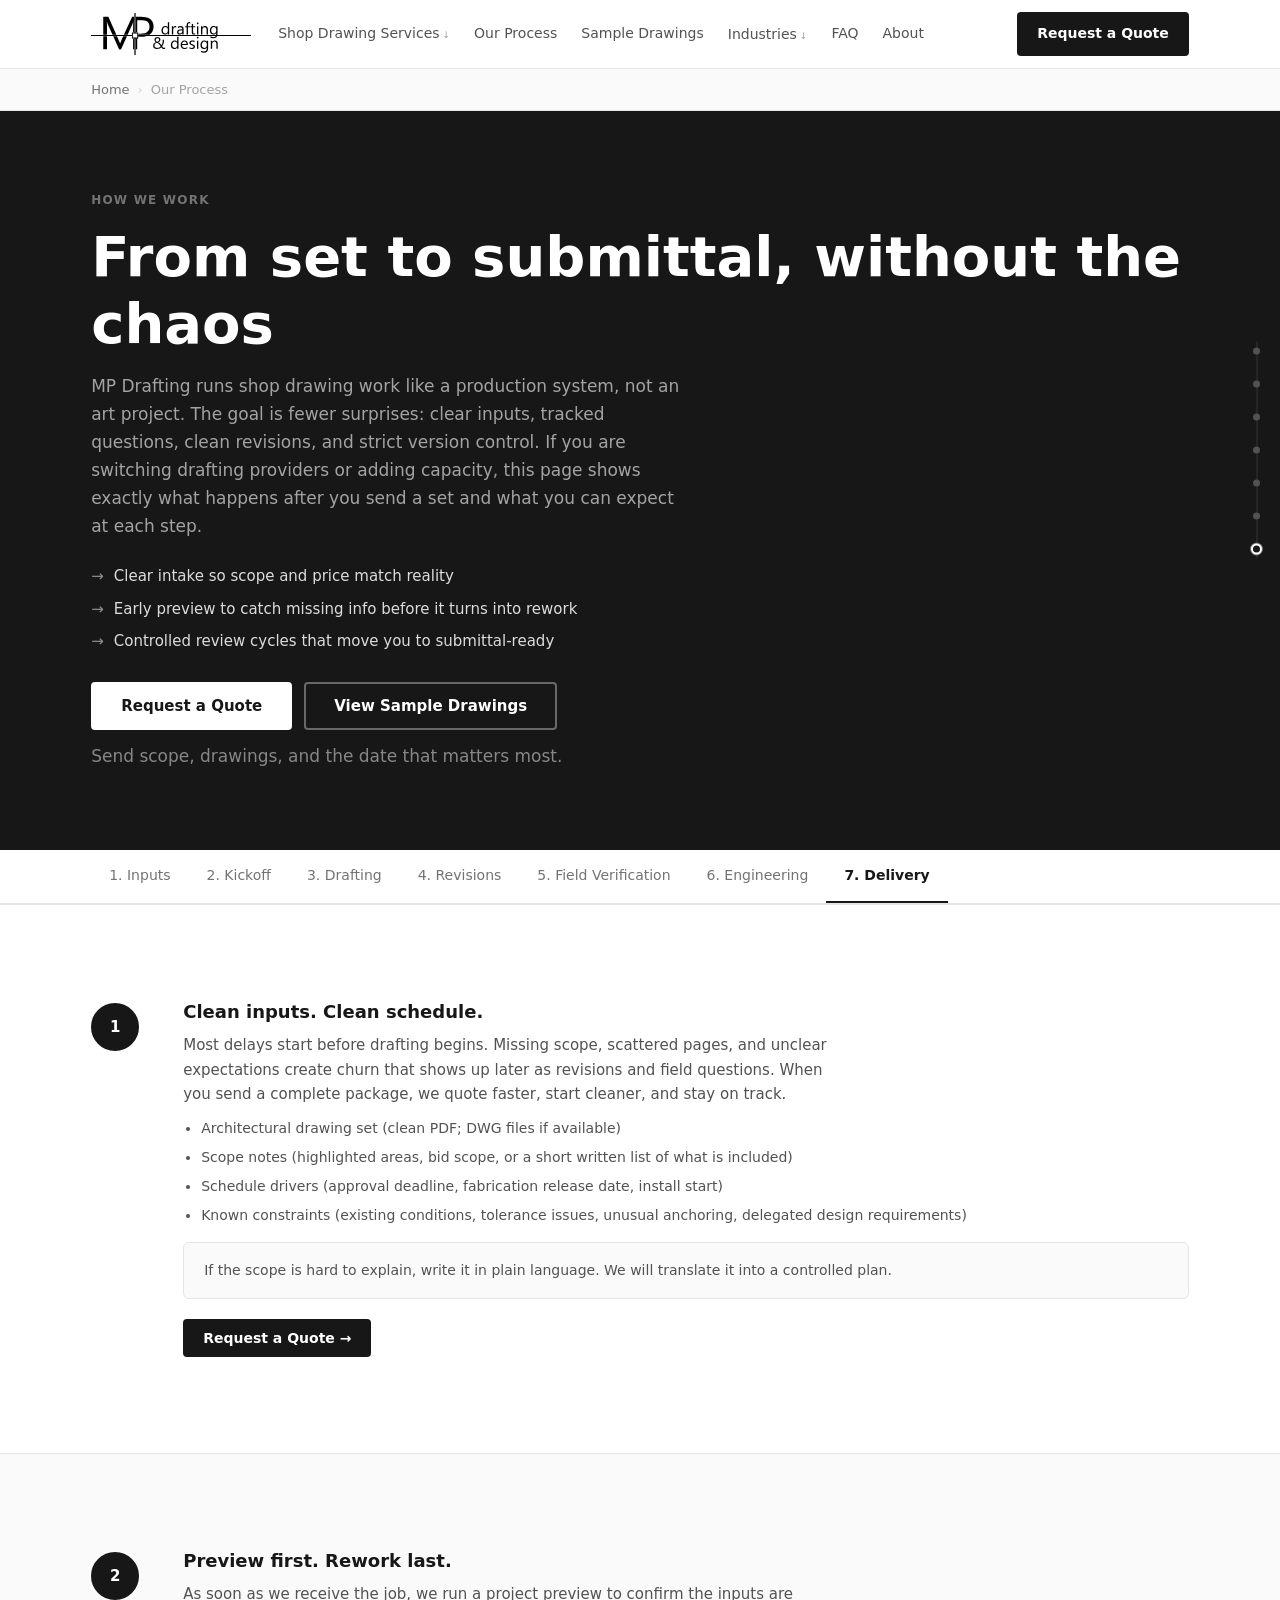
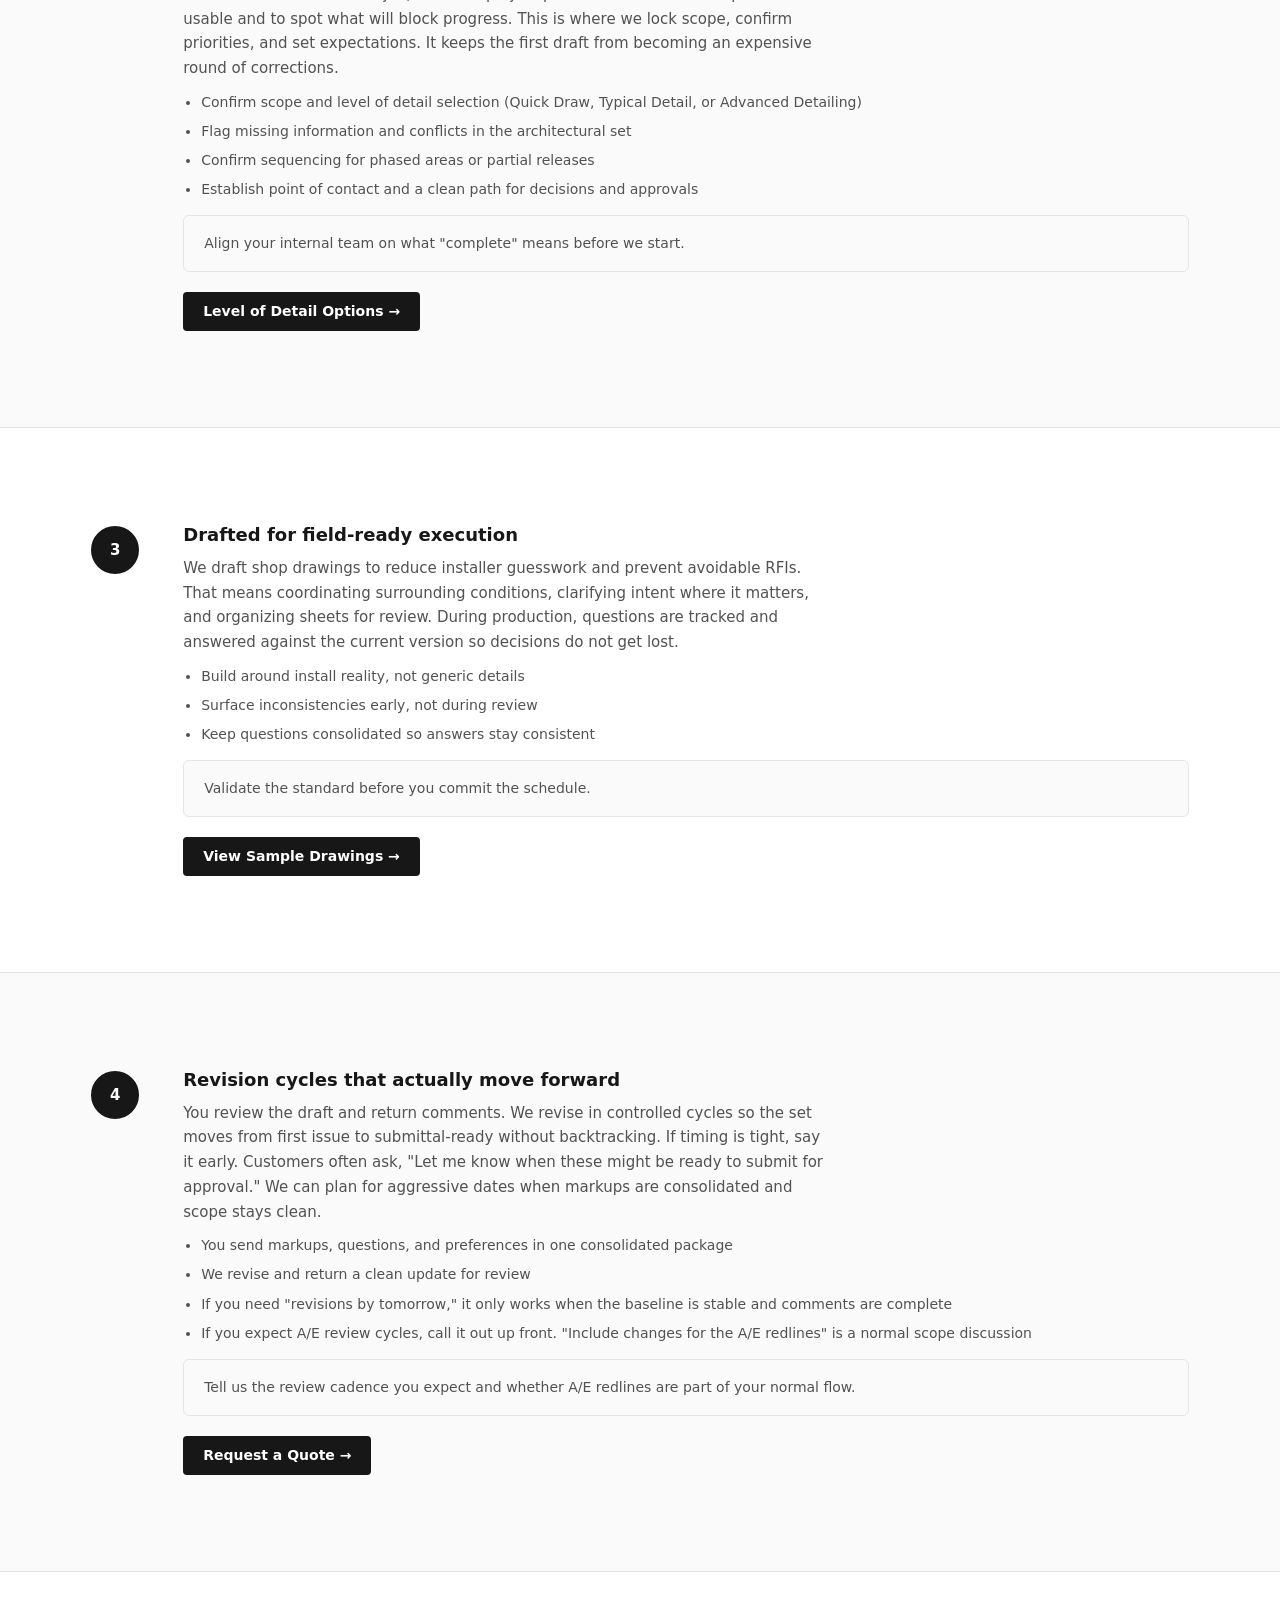
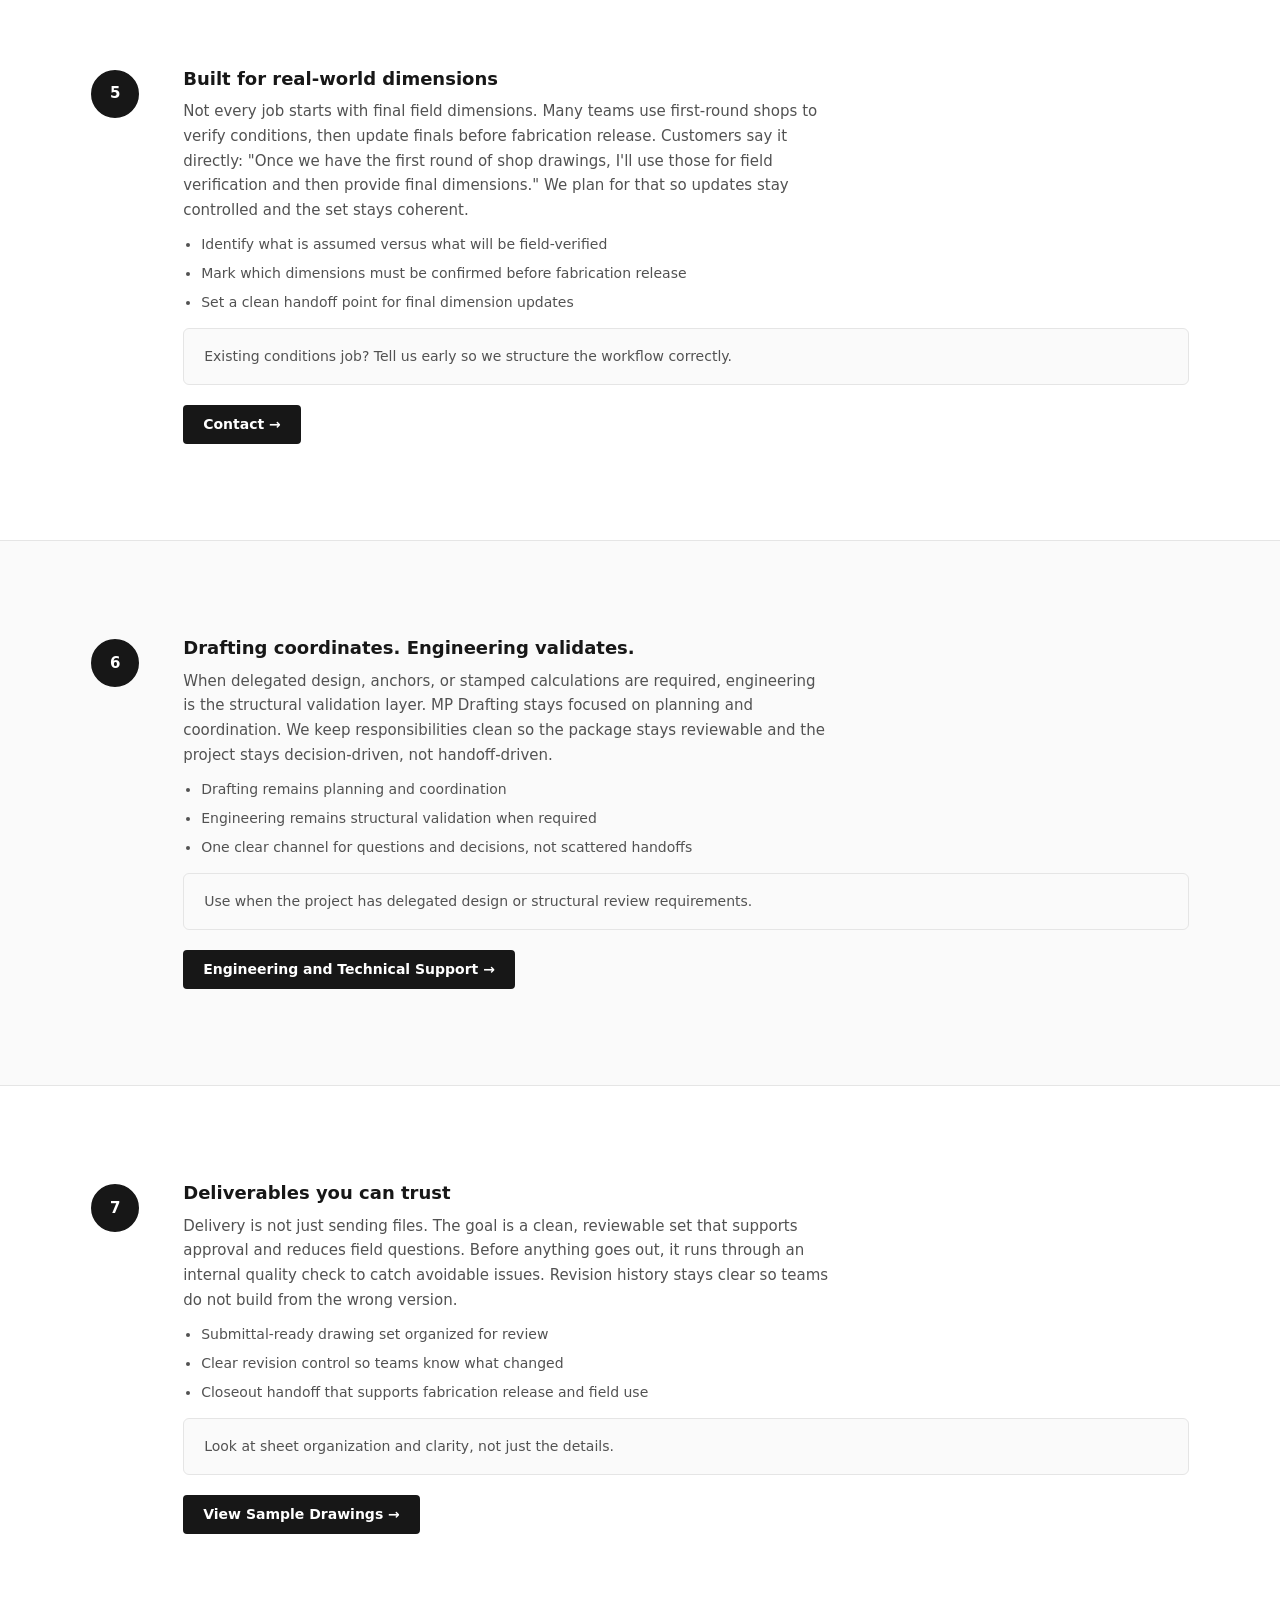
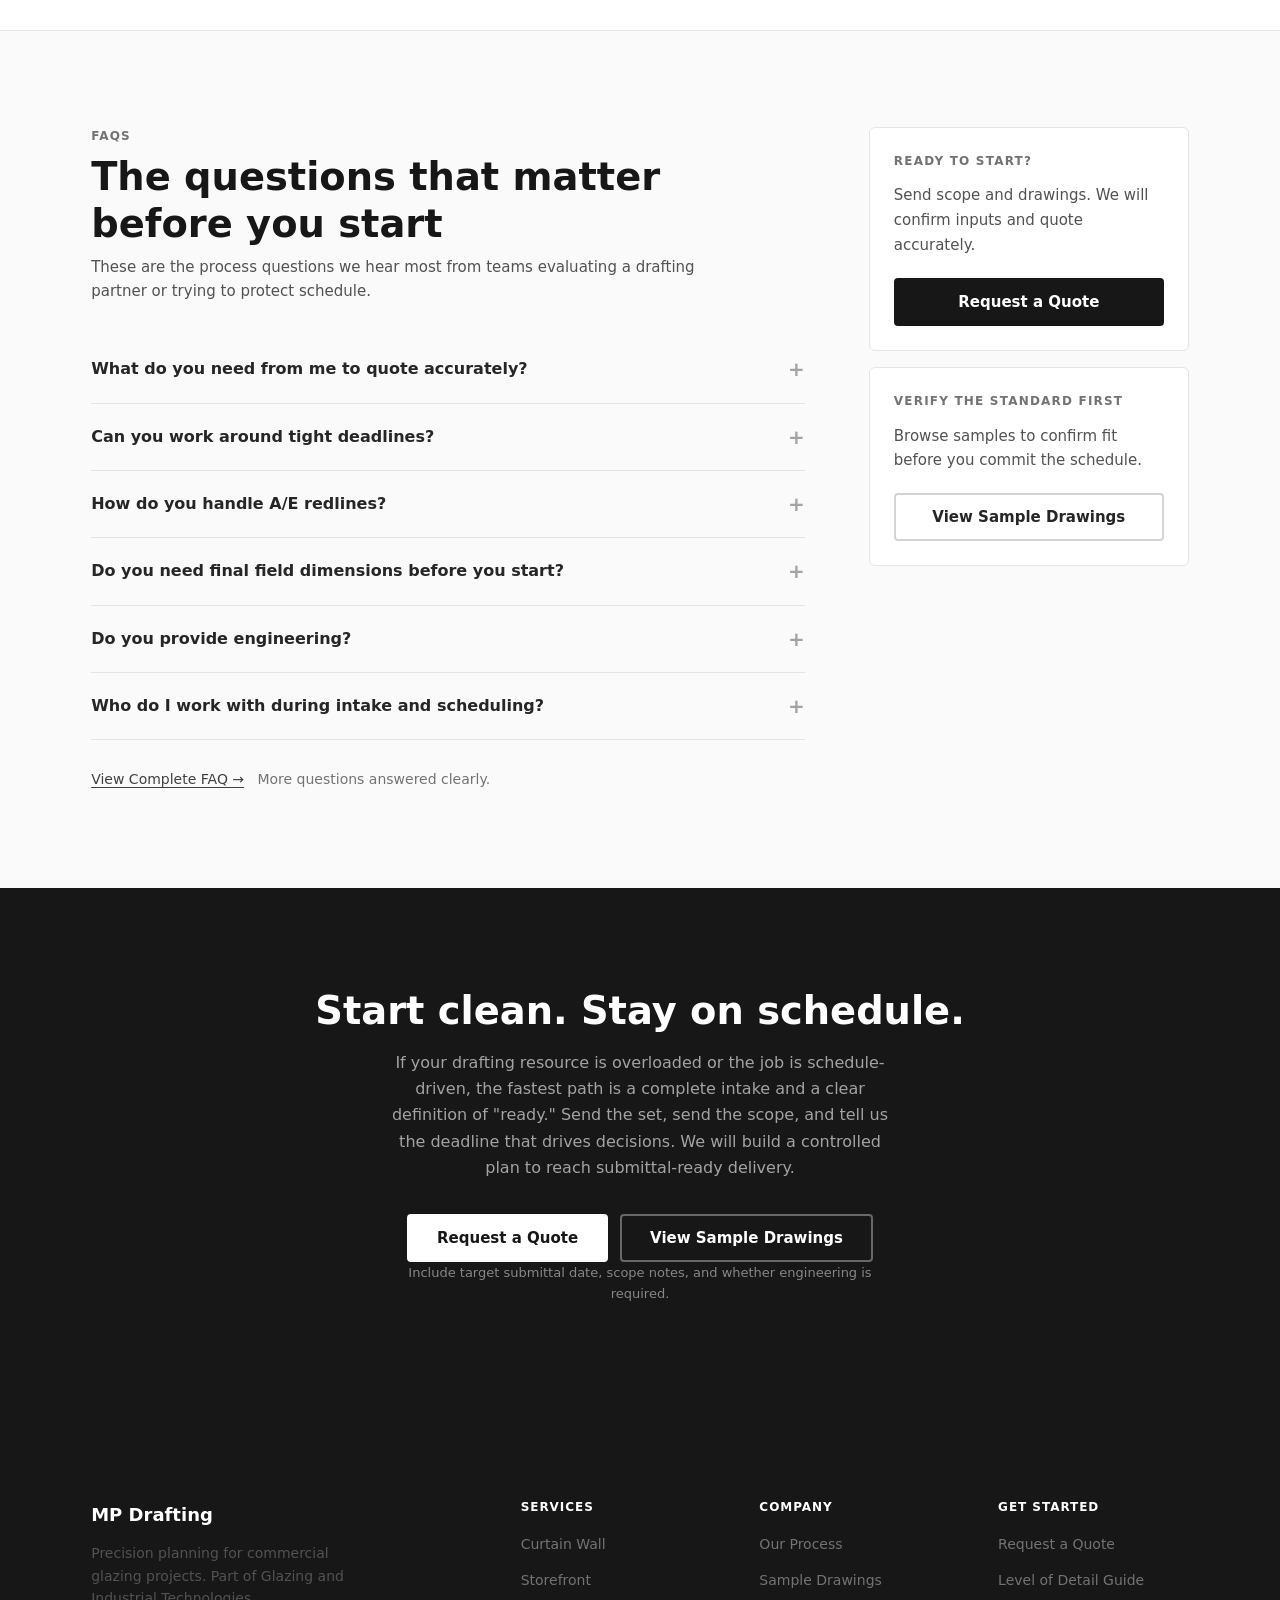
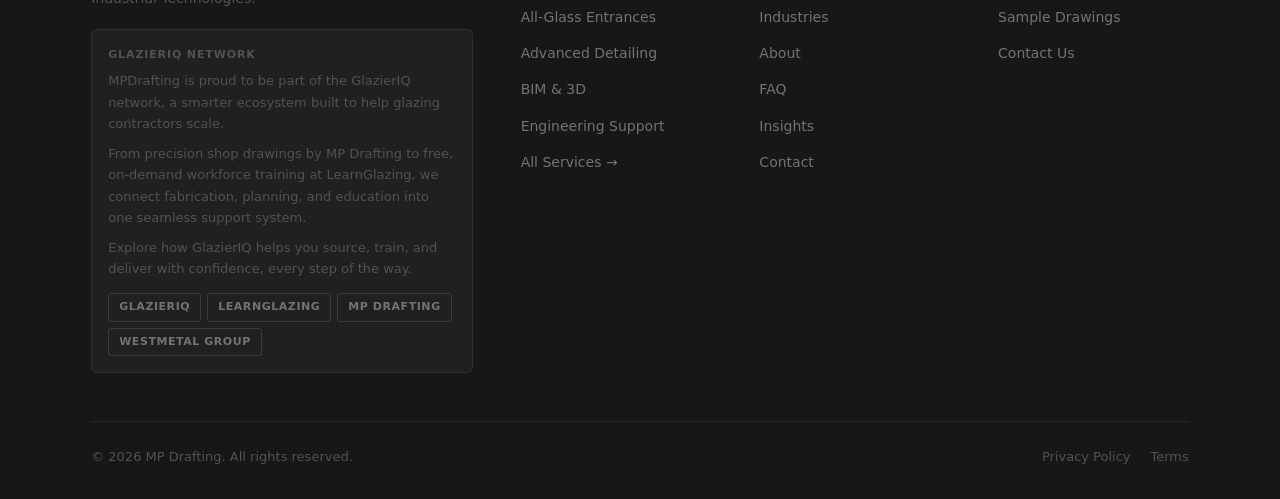
<file: mp-drafting/our-process/index.html>
<!DOCTYPE html>
<html lang="en">
<head>
  <meta charset="UTF-8">
  <meta name="viewport" content="width=device-width, initial-scale=1.0">
  <title>Our Process — MP Drafting</title>
  <link rel="stylesheet" href="../css/wireframe.css">
  <link rel="stylesheet" href="../css/global.css">
  <link rel="stylesheet" href="../css/our-process.css">
</head>
<body>

<div id="nav"></div>

<div class="breadcrumb-bar">
  <div class="container">
    <nav class="breadcrumb">
      <a href="../">Home</a>
      <span class="breadcrumb-sep">›</span>
      <span>Our Process</span>
    </nav>
  </div>
</div>

<!-- SECTION 1: HERO -->
<header class="page-header">
  <div class="container">
    <div class="label">How We Work</div>
    <h1>From set to submittal, without the chaos</h1>
    <p>MP Drafting runs shop drawing work like a production system, not an art project. The goal is fewer surprises: clear inputs, tracked questions, clean revisions, and strict version control. If you are switching drafting providers or adding capacity, this page shows exactly what happens after you send a set and what you can expect at each step.</p>
    <ul class="page-header__bullets">
      <li class="page-header__bullet"><span class="page-header__bullet-arrow" aria-hidden="true">→</span> Clear intake so scope and price match reality</li>
      <li class="page-header__bullet"><span class="page-header__bullet-arrow" aria-hidden="true">→</span> Early preview to catch missing info before it turns into rework</li>
      <li class="page-header__bullet"><span class="page-header__bullet-arrow" aria-hidden="true">→</span> Controlled review cycles that move you to submittal-ready</li>
    </ul>
    <div class="btn-group mt-md">
      <a href="../request-quote/" class="btn btn--white">Request a Quote</a>
      <a href="../sample-drawings/" class="btn btn--ghost">View Sample Drawings</a>
    </div>
    <p class="page-note">Send scope, drawings, and the date that matters most.</p>
  </div>
</header>

<!-- ANCHOR NAV -->
<nav class="anchor-nav">
  <div class="anchor-nav-inner">
    <a href="#inputs">1. Inputs</a>
    <a href="#kickoff">2. Kickoff</a>
    <a href="#drafting">3. Drafting</a>
    <a href="#revisions">4. Revisions</a>
    <a href="#field">5. Field Verification</a>
    <a href="#engineering">6. Engineering</a>
    <a href="#delivery">7. Delivery</a>
  </div>
</nav>

<div class="divider"></div>

<!-- SECTION 2: WHAT TO SEND FIRST -->
<section class="section" id="inputs">
  <div class="container">
    <div class="process-timeline">
      <div class="process-block">
        <div class="process-num">1</div>
        <div class="process-content">
          <h3>Clean inputs. Clean schedule.</h3>
          <p>Most delays start before drafting begins. Missing scope, scattered pages, and unclear expectations create churn that shows up later as revisions and field questions. When you send a complete package, we quote faster, start cleaner, and stay on track.</p>
          <ul>
            <li>Architectural drawing set (clean PDF; DWG files if available)</li>
            <li>Scope notes (highlighted areas, bid scope, or a short written list of what is included)</li>
            <li>Schedule drivers (approval deadline, fabrication release date, install start)</li>
            <li>Known constraints (existing conditions, tolerance issues, unusual anchoring, delegated design requirements)</li>
          </ul>
          <div class="process-callout">
            If the scope is hard to explain, write it in plain language. We will translate it into a controlled plan.
          </div>
          <div class="process-content__cta">
            <a href="../request-quote/" class="btn btn--primary btn--sm">Request a Quote →</a>
          </div>
        </div>
      </div>
    </div>
  </div>
</section>

<div class="divider"></div>

<!-- SECTION 3: PROJECT PREVIEW AND KICKOFF -->
<section class="section section--gray" id="kickoff">
  <div class="container">
    <div class="process-timeline">
      <div class="process-block">
        <div class="process-num">2</div>
        <div class="process-content">
          <h3>Preview first. Rework last.</h3>
          <p>As soon as we receive the job, we run a project preview to confirm the inputs are usable and to spot what will block progress. This is where we lock scope, confirm priorities, and set expectations. It keeps the first draft from becoming an expensive round of corrections.</p>
          <ul>
            <li>Confirm scope and level of detail selection (Quick Draw, Typical Detail, or Advanced Detailing)</li>
            <li>Flag missing information and conflicts in the architectural set</li>
            <li>Confirm sequencing for phased areas or partial releases</li>
            <li>Establish point of contact and a clean path for decisions and approvals</li>
          </ul>
          <div class="process-callout">
            Align your internal team on what "complete" means before we start.
          </div>
          <div class="process-content__cta">
            <a href="../shop-drawing-services/level-of-detail-options/" class="btn btn--primary btn--sm">Level of Detail Options →</a>
          </div>
        </div>
      </div>
    </div>
  </div>
</section>

<div class="divider"></div>

<!-- SECTION 4: DRAFTING AND COORDINATION -->
<section class="section" id="drafting">
  <div class="container">
    <div class="process-timeline">
      <div class="process-block">
        <div class="process-num">3</div>
        <div class="process-content">
          <h3>Drafted for field-ready execution</h3>
          <p>We draft shop drawings to reduce installer guesswork and prevent avoidable RFIs. That means coordinating surrounding conditions, clarifying intent where it matters, and organizing sheets for review. During production, questions are tracked and answered against the current version so decisions do not get lost.</p>
          <ul>
            <li>Build around install reality, not generic details</li>
            <li>Surface inconsistencies early, not during review</li>
            <li>Keep questions consolidated so answers stay consistent</li>
          </ul>
          <div class="process-callout">
            Validate the standard before you commit the schedule.
          </div>
          <div class="process-content__cta">
            <a href="../sample-drawings/" class="btn btn--primary btn--sm">View Sample Drawings →</a>
          </div>
        </div>
      </div>
    </div>
  </div>
</section>

<div class="divider"></div>

<!-- SECTION 5: REVIEW AND REVISIONS -->
<section class="section section--gray" id="revisions">
  <div class="container">
    <div class="process-timeline">
      <div class="process-block">
        <div class="process-num">4</div>
        <div class="process-content">
          <h3>Revision cycles that actually move forward</h3>
          <p>You review the draft and return comments. We revise in controlled cycles so the set moves from first issue to submittal-ready without backtracking. If timing is tight, say it early. Customers often ask, "Let me know when these might be ready to submit for approval." We can plan for aggressive dates when markups are consolidated and scope stays clean.</p>
          <ul>
            <li>You send markups, questions, and preferences in one consolidated package</li>
            <li>We revise and return a clean update for review</li>
            <li>If you need "revisions by tomorrow," it only works when the baseline is stable and comments are complete</li>
            <li>If you expect A/E review cycles, call it out up front. "Include changes for the A/E redlines" is a normal scope discussion</li>
          </ul>
          <div class="process-callout">
            Tell us the review cadence you expect and whether A/E redlines are part of your normal flow.
          </div>
          <div class="process-content__cta">
            <a href="../request-quote/" class="btn btn--primary btn--sm">Request a Quote →</a>
          </div>
        </div>
      </div>
    </div>
  </div>
</section>

<div class="divider"></div>

<!-- SECTION 6: FIELD VERIFICATION -->
<section class="section" id="field">
  <div class="container">
    <div class="process-timeline">
      <div class="process-block">
        <div class="process-num">5</div>
        <div class="process-content">
          <h3>Built for real-world dimensions</h3>
          <p>Not every job starts with final field dimensions. Many teams use first-round shops to verify conditions, then update finals before fabrication release. Customers say it directly: "Once we have the first round of shop drawings, I'll use those for field verification and then provide final dimensions." We plan for that so updates stay controlled and the set stays coherent.</p>
          <ul>
            <li>Identify what is assumed versus what will be field-verified</li>
            <li>Mark which dimensions must be confirmed before fabrication release</li>
            <li>Set a clean handoff point for final dimension updates</li>
          </ul>
          <div class="process-callout">
            Existing conditions job? Tell us early so we structure the workflow correctly.
          </div>
          <div class="process-content__cta">
            <a href="../contact/" class="btn btn--primary btn--sm">Contact →</a>
          </div>
        </div>
      </div>
    </div>
  </div>
</section>

<div class="divider"></div>

<!-- SECTION 7: ENGINEERING COORDINATION -->
<section class="section section--gray" id="engineering">
  <div class="container">
    <div class="process-timeline">
      <div class="process-block">
        <div class="process-num">6</div>
        <div class="process-content">
          <h3>Drafting coordinates. Engineering validates.</h3>
          <p>When delegated design, anchors, or stamped calculations are required, engineering is the structural validation layer. MP Drafting stays focused on planning and coordination. We keep responsibilities clean so the package stays reviewable and the project stays decision-driven, not handoff-driven.</p>
          <ul>
            <li>Drafting remains planning and coordination</li>
            <li>Engineering remains structural validation when required</li>
            <li>One clear channel for questions and decisions, not scattered handoffs</li>
          </ul>
          <div class="process-callout">
            Use when the project has delegated design or structural review requirements.
          </div>
          <div class="process-content__cta">
            <a href="../shop-drawing-services/engineering-technical-support/" class="btn btn--primary btn--sm">Engineering and Technical Support →</a>
          </div>
        </div>
      </div>
    </div>
  </div>
</section>

<div class="divider"></div>

<!-- SECTION 8: DELIVERY AND CLOSEOUT -->
<section class="section" id="delivery">
  <div class="container">
    <div class="process-timeline">
      <div class="process-block">
        <div class="process-num">7</div>
        <div class="process-content">
          <h3>Deliverables you can trust</h3>
          <p>Delivery is not just sending files. The goal is a clean, reviewable set that supports approval and reduces field questions. Before anything goes out, it runs through an internal quality check to catch avoidable issues. Revision history stays clear so teams do not build from the wrong version.</p>
          <ul>
            <li>Submittal-ready drawing set organized for review</li>
            <li>Clear revision control so teams know what changed</li>
            <li>Closeout handoff that supports fabrication release and field use</li>
          </ul>
          <div class="process-callout">
            Look at sheet organization and clarity, not just the details.
          </div>
          <div class="process-content__cta">
            <a href="../sample-drawings/" class="btn btn--primary btn--sm">View Sample Drawings →</a>
          </div>
        </div>
      </div>
    </div>
  </div>
</section>

<div class="divider"></div>

<!-- SECTION 9: FAQs -->
<section class="section section--gray">
  <div class="container">
    <div class="content-with-sidebar">

      <div>
        <div class="faq-intro">
          <div class="label">FAQs</div>
          <h2>The questions that matter before you start</h2>
        </div>
        <p class="faq-intro__desc">These are the process questions we hear most from teams evaluating a drafting partner or trying to protect schedule.</p>

        <div class="faq-list">

          <div class="faq-item">
            <button class="faq-question">
              What do you need from me to quote accurately?
              <span class="faq-icon">+</span>
            </button>
            <div class="faq-answer">
              A clean architectural set plus scope notes. If the scope is unclear, the quote will be unclear.
            </div>
          </div>

          <div class="faq-item">
            <button class="faq-question">
              Can you work around tight deadlines?
              <span class="faq-icon">+</span>
            </button>
            <div class="faq-answer">
              Many times, yes. The constraint is usually input quality and scope clarity. If you need "revisions by tomorrow," it only works when comments are consolidated and the drawings are solid.
            </div>
          </div>

          <div class="faq-item">
            <button class="faq-question">
              How do you handle A/E redlines?
              <span class="faq-icon">+</span>
            </button>
            <div class="faq-answer">
              We plan for them. If you expect architectural review cycles, say so up front. "Include changes for the A/E redlines" is a normal expectation to clarify early.
            </div>
          </div>

          <div class="faq-item">
            <button class="faq-question">
              Do you need final field dimensions before you start?
              <span class="faq-icon">+</span>
            </button>
            <div class="faq-answer">
              Not always. Many customers use first-round shops for field verification and then provide final dimensions. We structure that workflow so assumptions, verification points, and final release steps are clear.
            </div>
          </div>

          <div class="faq-item">
            <button class="faq-question">
              Do you provide engineering?
              <span class="faq-icon">+</span>
            </button>
            <div class="faq-answer">
              Engineering is structural validation and is coordinated when required. MP Drafting does not replace a PE, and drafting remains planning and coordination.
            </div>
          </div>

          <div class="faq-item">
            <button class="faq-question">
              Who do I work with during intake and scheduling?
              <span class="faq-icon">+</span>
            </button>
            <div class="faq-answer">
              Several people may be involved on the MP side, depending on the job and its stage. Jessica helps get the project started and keeps job tracking organized. Andrew supports scheduling and day-to-day operations. Jason steps in when engineering input is needed. Bob may be involved in customer communication, and Marcus supports overall oversight and quality control. This team approach helps keep the process moving and communication clear.
            </div>
          </div>

        </div>

        <p class="faq-footer"><a href="../faq/" class="faq-footer__link">View Complete FAQ →</a> &nbsp; More questions answered clearly.</p>
      </div>

      <!-- FAQ Sidebar -->
      <aside class="sidebar">
        <div class="sidebar__card">
          <div class="label">Ready to Start?</div>
          <p>Send scope and drawings. We will confirm inputs and quote accurately.</p>
          <a href="../request-quote/" class="btn btn--primary">Request a Quote</a>
        </div>
        <div class="sidebar__card">
          <div class="label">Verify the Standard First</div>
          <p>Browse samples to confirm fit before you commit the schedule.</p>
          <a href="../sample-drawings/" class="btn btn--secondary">View Sample Drawings</a>
        </div>
      </aside>

    </div>
  </div>
</section>

<!-- SECTION 10: FINAL CTA BAND -->
<section class="cta-banner">
  <div class="container">
    <h2>Start clean. Stay on schedule.</h2>
    <p>If your drafting resource is overloaded or the job is schedule-driven, the fastest path is a complete intake and a clear definition of "ready." Send the set, send the scope, and tell us the deadline that drives decisions. We will build a controlled plan to reach submittal-ready delivery.</p>
    <div class="btn-group">
      <a href="../request-quote/" class="btn btn--white">Request a Quote</a>
      <a href="../sample-drawings/" class="btn btn--ghost">View Sample Drawings</a>
    </div>
    <p class="page-note">Include target submittal date, scope notes, and whether engineering is required.</p>
  </div>
</section>

<!-- Fixed step progress sidebar (shown on wider screens) -->
<nav class="process-sidebar" id="process-sidebar" aria-hidden="true">
  <div class="process-sidebar-track">
    <div class="process-sidebar-fill" id="process-sidebar-fill"></div>
  </div>
  <a href="#inputs"      class="process-sidebar-dot" title="1. Inputs"></a>
  <a href="#kickoff"     class="process-sidebar-dot" title="2. Kickoff"></a>
  <a href="#drafting"    class="process-sidebar-dot" title="3. Drafting"></a>
  <a href="#revisions"   class="process-sidebar-dot" title="4. Revisions"></a>
  <a href="#field"       class="process-sidebar-dot" title="5. Field Verification"></a>
  <a href="#engineering" class="process-sidebar-dot" title="6. Engineering"></a>
  <a href="#delivery"    class="process-sidebar-dot" title="7. Delivery"></a>
</nav>

<div id="footer"></div>

<script>window.MP_BASE = '../';</script>
<script src="../js/components.js"></script>
<script src="../js/main.js"></script>
</body>
</html>
</file>
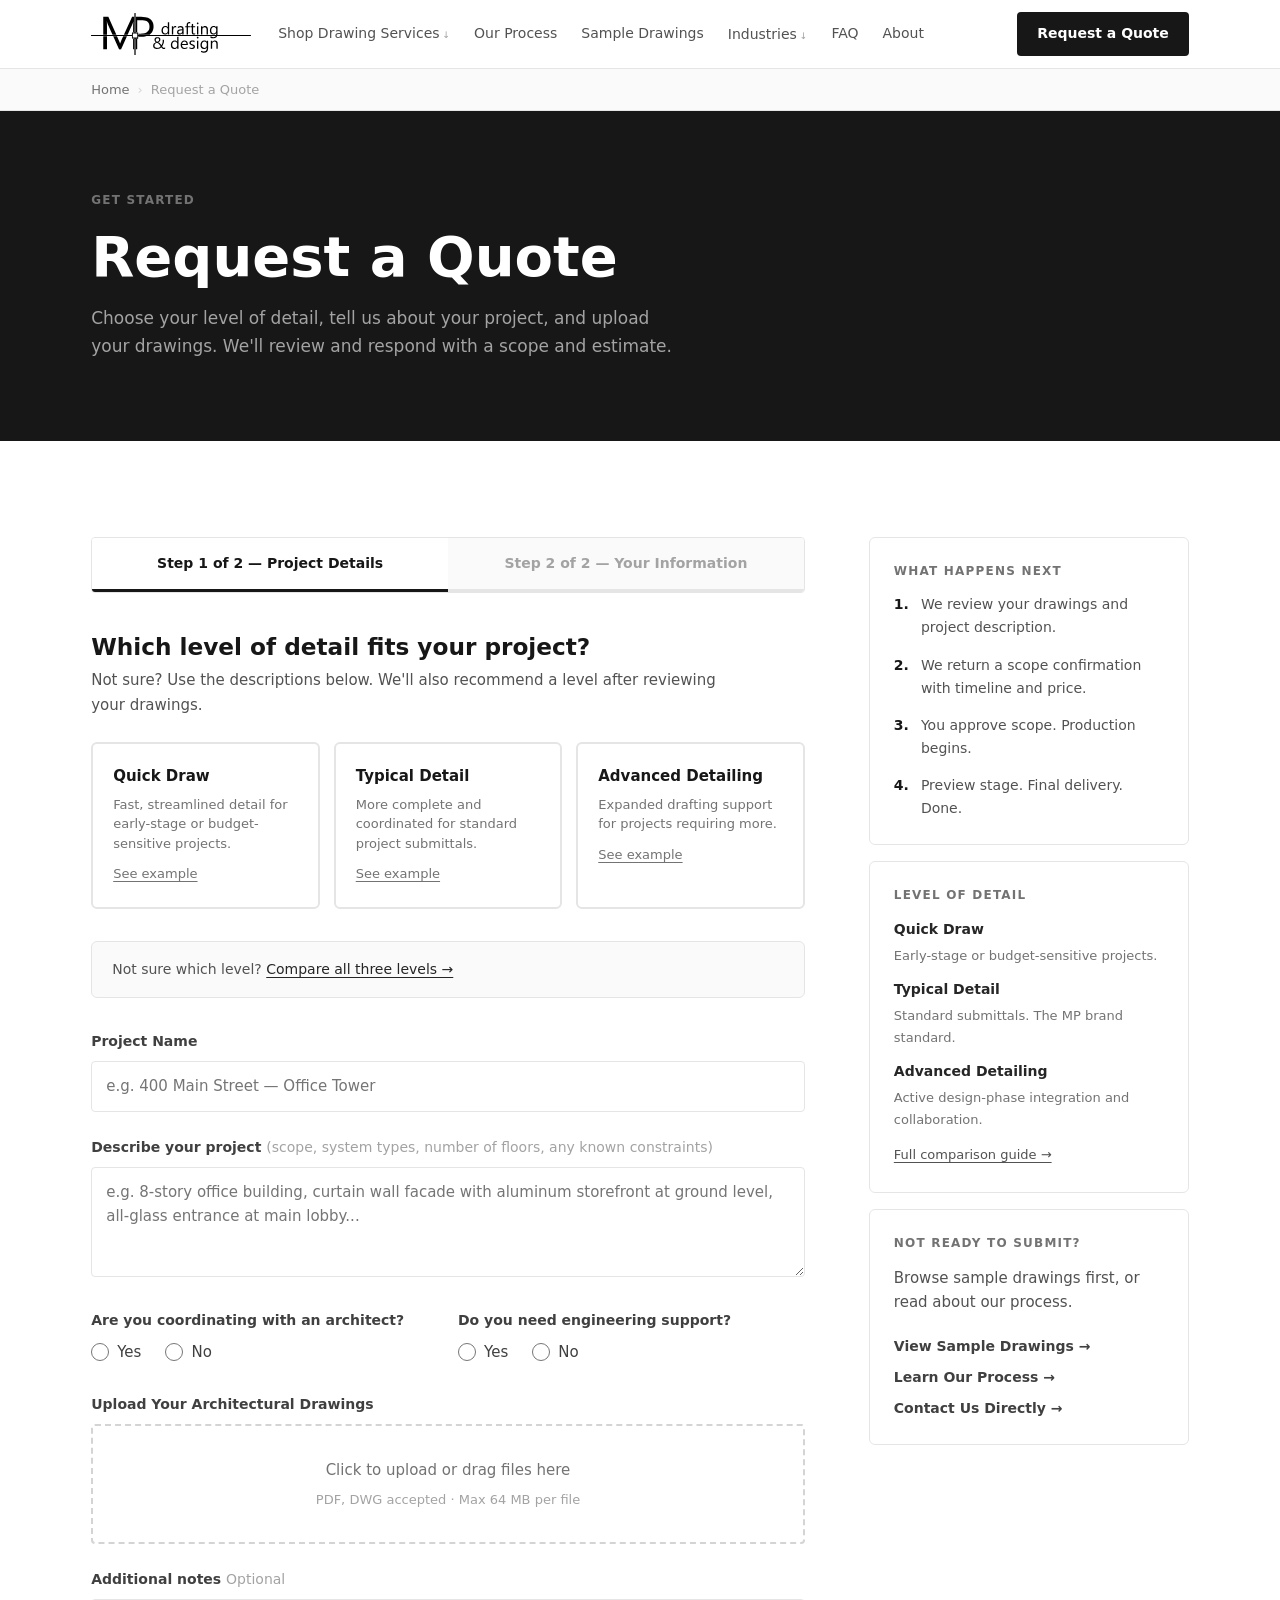
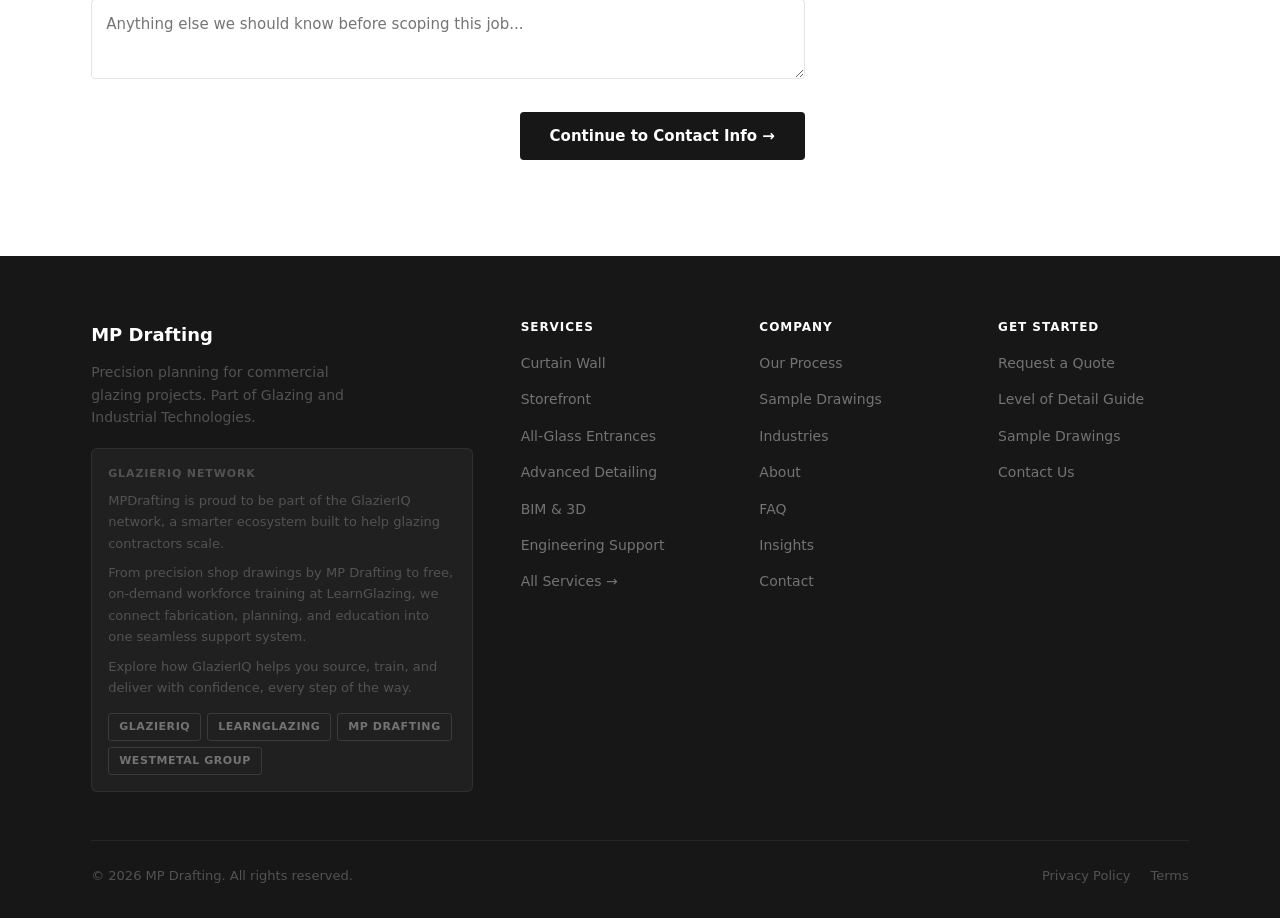
<file: mp-drafting/request-quote/index.html>
<!DOCTYPE html>
<html lang="en">
<head>
  <meta charset="UTF-8">
  <meta name="viewport" content="width=device-width, initial-scale=1.0">
  <title>Request a Quote — MP Drafting</title>
  <link rel="stylesheet" href="../css/wireframe.css">
  <link rel="stylesheet" href="../css/global.css">
</head>
<body>

<div id="nav"></div>

<div class="breadcrumb-bar">
  <div class="container">
    <nav class="breadcrumb">
      <a href="../">Home</a>
      <span class="breadcrumb-sep">›</span>
      <span>Request a Quote</span>
    </nav>
  </div>
</div>

<!-- PAGE HEADER -->
<header class="page-header">
  <div class="container">
    <div class="label">Get Started</div>
    <h1>Request a Quote</h1>
    <p>Choose your level of detail, tell us about your project, and upload your drawings. We'll review and respond with a scope and estimate.</p>
  </div>
</header>

<!-- FORM SECTION -->
<section class="section">
  <div class="container">
    <div class="content-with-sidebar">

      <!-- FORM -->
      <div class="form-wrap">

        <!-- Progress Indicator -->
        <div class="form-progress">
          <div class="form-step-ind active" id="step-ind-1">Step 1 of 2 — Project Details</div>
          <div class="form-step-ind" id="step-ind-2">Step 2 of 2 — Your Information</div>
        </div>

        <!-- ── STEP 1 ── -->
        <div id="form-step-1">

          <h3 class="mb-8">Which level of detail fits your project?</h3>
          <p class="text-body-sm mb-24">Not sure? Use the descriptions below. We'll also recommend a level after reviewing your drawings.</p>

          <div class="level-cards">

            <label class="level-card">
              <input type="radio" name="level" value="quick-draw">
              <div class="level-card-name">Quick Draw</div>
              <div class="level-card-desc">Fast, streamlined detail for early-stage or budget-sensitive projects.</div>
              <button class="level-card-example" data-level="quick-draw">See example</button>
            </label>

            <label class="level-card">
              <input type="radio" name="level" value="typical-detail">
              <div class="level-card-name">Typical Detail</div>
              <div class="level-card-desc">More complete and coordinated for standard project submittals.</div>
              <button class="level-card-example" data-level="typical-detail">See example</button>
            </label>

            <label class="level-card">
              <input type="radio" name="level" value="design-assist">
              <div class="level-card-name">Advanced Detailing</div>
              <div class="level-card-desc">Expanded drafting support for projects requiring more.</div>
              <button class="level-card-example" data-level="design-assist">See example</button>
            </label>

          </div>

          <!-- What's included summary (static) -->
          <div class="infobox mb-32">
            Not sure which level? <a href="../#service-levels" class="link link--darker">Compare all three levels →</a>
          </div>

          <!-- Design Build extra fields (shown only when Design Build selected) -->
          <div id="design-build-fields">
            <div class="infobox mb-md">
              <p class="mb-0 mw-none">Advanced Detailing projects involve active design-phase collaboration. Please provide additional context below so we can scope this accurately.</p>
            </div>
          </div>

          <div class="form-group">
            <label class="form-label" for="project-name">Project Name</label>
            <input type="text" id="project-name" name="project_name" class="form-input" placeholder="e.g. 400 Main Street — Office Tower">
          </div>

          <div class="form-group">
            <label class="form-label" for="project-desc">Describe your project <span class="opt">(scope, system types, number of floors, any known constraints)</span></label>
            <textarea id="project-desc" name="project_desc" class="form-textarea" placeholder="e.g. 8-story office building, curtain wall facade with aluminum storefront at ground level, all-glass entrance at main lobby..."></textarea>
          </div>

          <div class="form-row">
            <div class="form-group mb-0">
              <label class="form-label">Are you coordinating with an architect?</label>
              <div class="radio-group mt-4">
                <label class="radio-opt"><input type="radio" name="has_architect" value="yes"> Yes</label>
                <label class="radio-opt"><input type="radio" name="has_architect" value="no"> No</label>
              </div>
            </div>
            <div class="form-group mb-0">
              <label class="form-label">Do you need engineering support?</label>
              <div class="radio-group mt-4">
                <label class="radio-opt"><input type="radio" name="needs_engineering" value="yes"> Yes</label>
                <label class="radio-opt"><input type="radio" name="needs_engineering" value="no"> No</label>
              </div>
            </div>
          </div>

          <div class="form-group mt-md">
            <label class="form-label">Upload Your Architectural Drawings</label>
            <div class="file-upload">
              <div>Click to upload or drag files here</div>
              <div class="file-upload-hint">PDF, DWG accepted · Max 64 MB per file</div>
            </div>
          </div>

          <div class="form-group">
            <label class="form-label" for="message">Additional notes <span class="opt">Optional</span></label>
            <textarea id="message" name="message" class="form-textarea form-textarea--short" placeholder="Anything else we should know before scoping this job..."></textarea>
          </div>

          <div class="form-nav">
            <button id="form-next" class="btn btn--primary">Continue to Contact Info →</button>
          </div>

        </div>
        <!-- END STEP 1 -->

        <!-- ── STEP 2 ── -->
        <div id="form-step-2">

          <!-- Review Summary -->
          <div class="review-box">
            <h4>Project Summary — Review Before Submitting</h4>
            <div class="review-row">
              <span class="review-key">Level of Detail</span>
              <span class="review-val" id="review-level">—</span>
            </div>
            <div class="review-row">
              <span class="review-key">Project Name</span>
              <span class="review-val" id="review-project">—</span>
            </div>
            <div class="review-row">
              <span class="review-key">Drawings Uploaded</span>
              <span class="review-val" id="review-files">—</span>
            </div>
            <button id="form-back" class="btn--text mt-xs">← Edit project details</button>
          </div>

          <h3 class="mb-20">How do we contact you?</h3>

          <div class="form-row">
            <div class="form-group">
              <label class="form-label" for="first-name">First Name</label>
              <input type="text" id="first-name" name="first_name" class="form-input" placeholder="First">
            </div>
            <div class="form-group">
              <label class="form-label" for="last-name">Last Name</label>
              <input type="text" id="last-name" name="last_name" class="form-input" placeholder="Last">
            </div>
          </div>

          <div class="form-group">
            <label class="form-label" for="email">Email <span class="required">*</span></label>
            <input type="email" id="email" name="email" class="form-input" placeholder="your@company.com" required>
          </div>

          <div class="form-group">
            <label class="form-label" for="phone">Phone <span class="opt">Optional</span></label>
            <input type="tel" id="phone" name="phone" class="form-input" placeholder="(___) ___-____">
          </div>

          <div class="infobox mb-md">
            By submitting this form you agree to our <a href="../privacy-policy/" class="link link--dark">Privacy Policy</a>. We don't share your information. We'll use it to respond to your quote request and nothing else.
          </div>

          <div class="form-actions">
            <button type="submit" class="btn btn--primary">Submit Quote Request</button>
            <button id="form-back-2" onclick="document.getElementById('form-back').click()" class="btn--text">← Back</button>
          </div>

        </div>
        <!-- END STEP 2 -->

      </div>
      <!-- END FORM -->

      <!-- Sidebar -->
      <aside class="sidebar">

        <div class="sidebar__card">
          <div class="label">What Happens Next</div>
          <div class="steps-list">
            <div class="steps-list__item">
              <span class="steps-list__item__num">1.</span>
              <span class="steps-list__item__text">We review your drawings and project description.</span>
            </div>
            <div class="steps-list__item">
              <span class="steps-list__item__num">2.</span>
              <span class="steps-list__item__text">We return a scope confirmation with timeline and price.</span>
            </div>
            <div class="steps-list__item">
              <span class="steps-list__item__num">3.</span>
              <span class="steps-list__item__text">You approve scope. Production begins.</span>
            </div>
            <div class="steps-list__item">
              <span class="steps-list__item__num">4.</span>
              <span class="steps-list__item__text">Preview stage. Final delivery. Done.</span>
            </div>
          </div>
        </div>

        <div class="sidebar__card">
          <div class="label">Level of Detail</div>
          <div class="level-summary">
            <div>
              <div class="level-summary__name">Quick Draw</div>
              <div class="level-summary__desc">Early-stage or budget-sensitive projects.</div>
            </div>
            <div>
              <div class="level-summary__name">Typical Detail</div>
              <div class="level-summary__desc">Standard submittals. The MP brand standard.</div>
            </div>
            <div>
              <div class="level-summary__name">Advanced Detailing</div>
              <div class="level-summary__desc">Active design-phase integration and collaboration.</div>
            </div>
          </div>
          <a href="../shop-drawing-services/level-of-detail-options/" class="link link--muted link--sm link--inline">Full comparison guide →</a>
        </div>

        <div class="sidebar__card">
          <div class="label">Not Ready to Submit?</div>
          <p>Browse sample drawings first, or read about our process.</p>
          <div class="sidebar__links">
            <a href="../sample-drawings/">View Sample Drawings →</a>
            <a href="../our-process/">Learn Our Process →</a>
            <a href="../contact/">Contact Us Directly →</a>
          </div>
        </div>

      </aside>
      <!-- END SIDEBAR -->

    </div>
  </div>
</section>

<!-- Level example modal -->
<div class="level-example-modal" id="level-example-modal" role="dialog" aria-modal="true">
  <div class="level-example-inner">
    <button class="level-example-close" id="level-example-close" aria-label="Close">×</button>
    <div class="level-example-img placeholder" id="level-example-img">[ Example drawing ]</div>
    <div class="level-example-body">
      <div class="label" id="level-example-tag"></div>
      <h3 id="level-example-title"></h3>
      <p class="level-example-tagline" id="level-example-tagline"></p>
      <div id="level-example-content"></div>
      <button class="btn btn--primary" id="level-example-select">Choose this level</button>
    </div>
  </div>
</div>

<div id="footer"></div>

<script>window.MP_BASE = '../';</script>
<script src="../js/components.js"></script>
<script src="../js/main.js"></script>
</body>
</html>
</file>
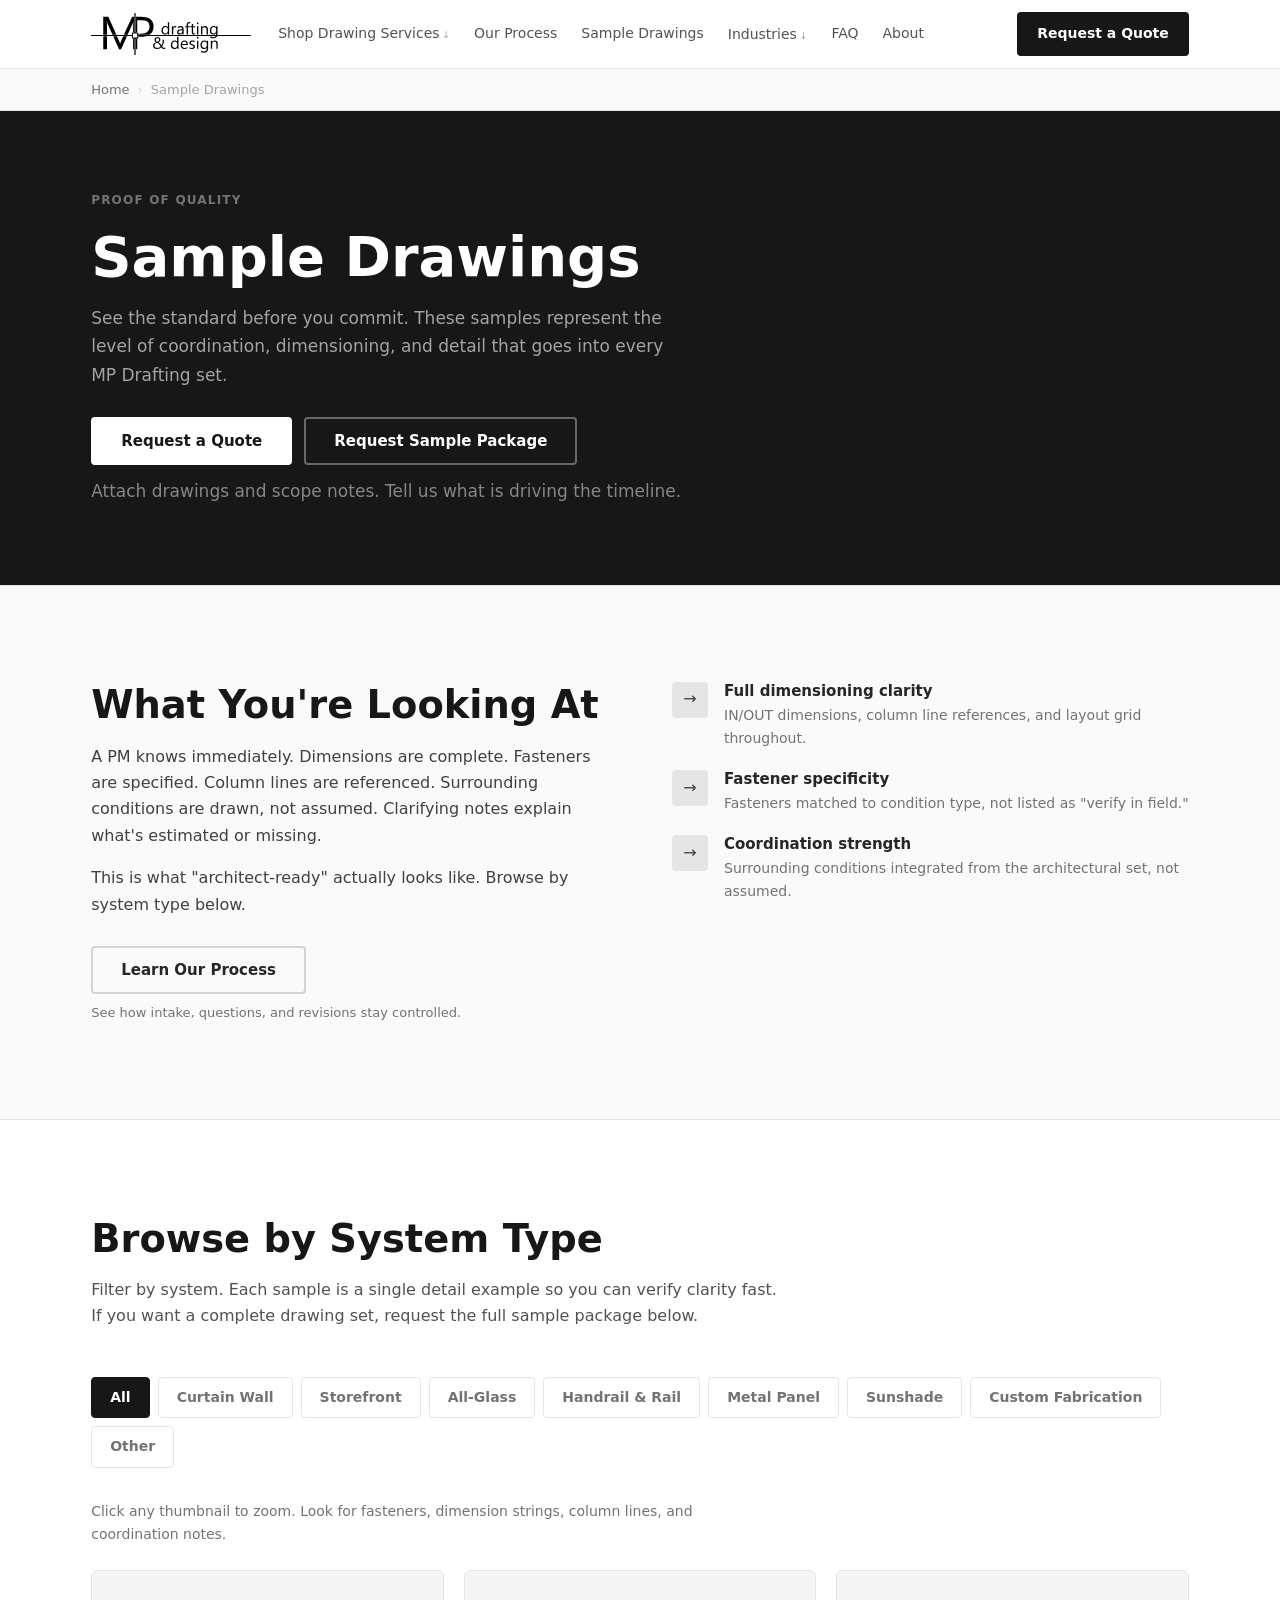
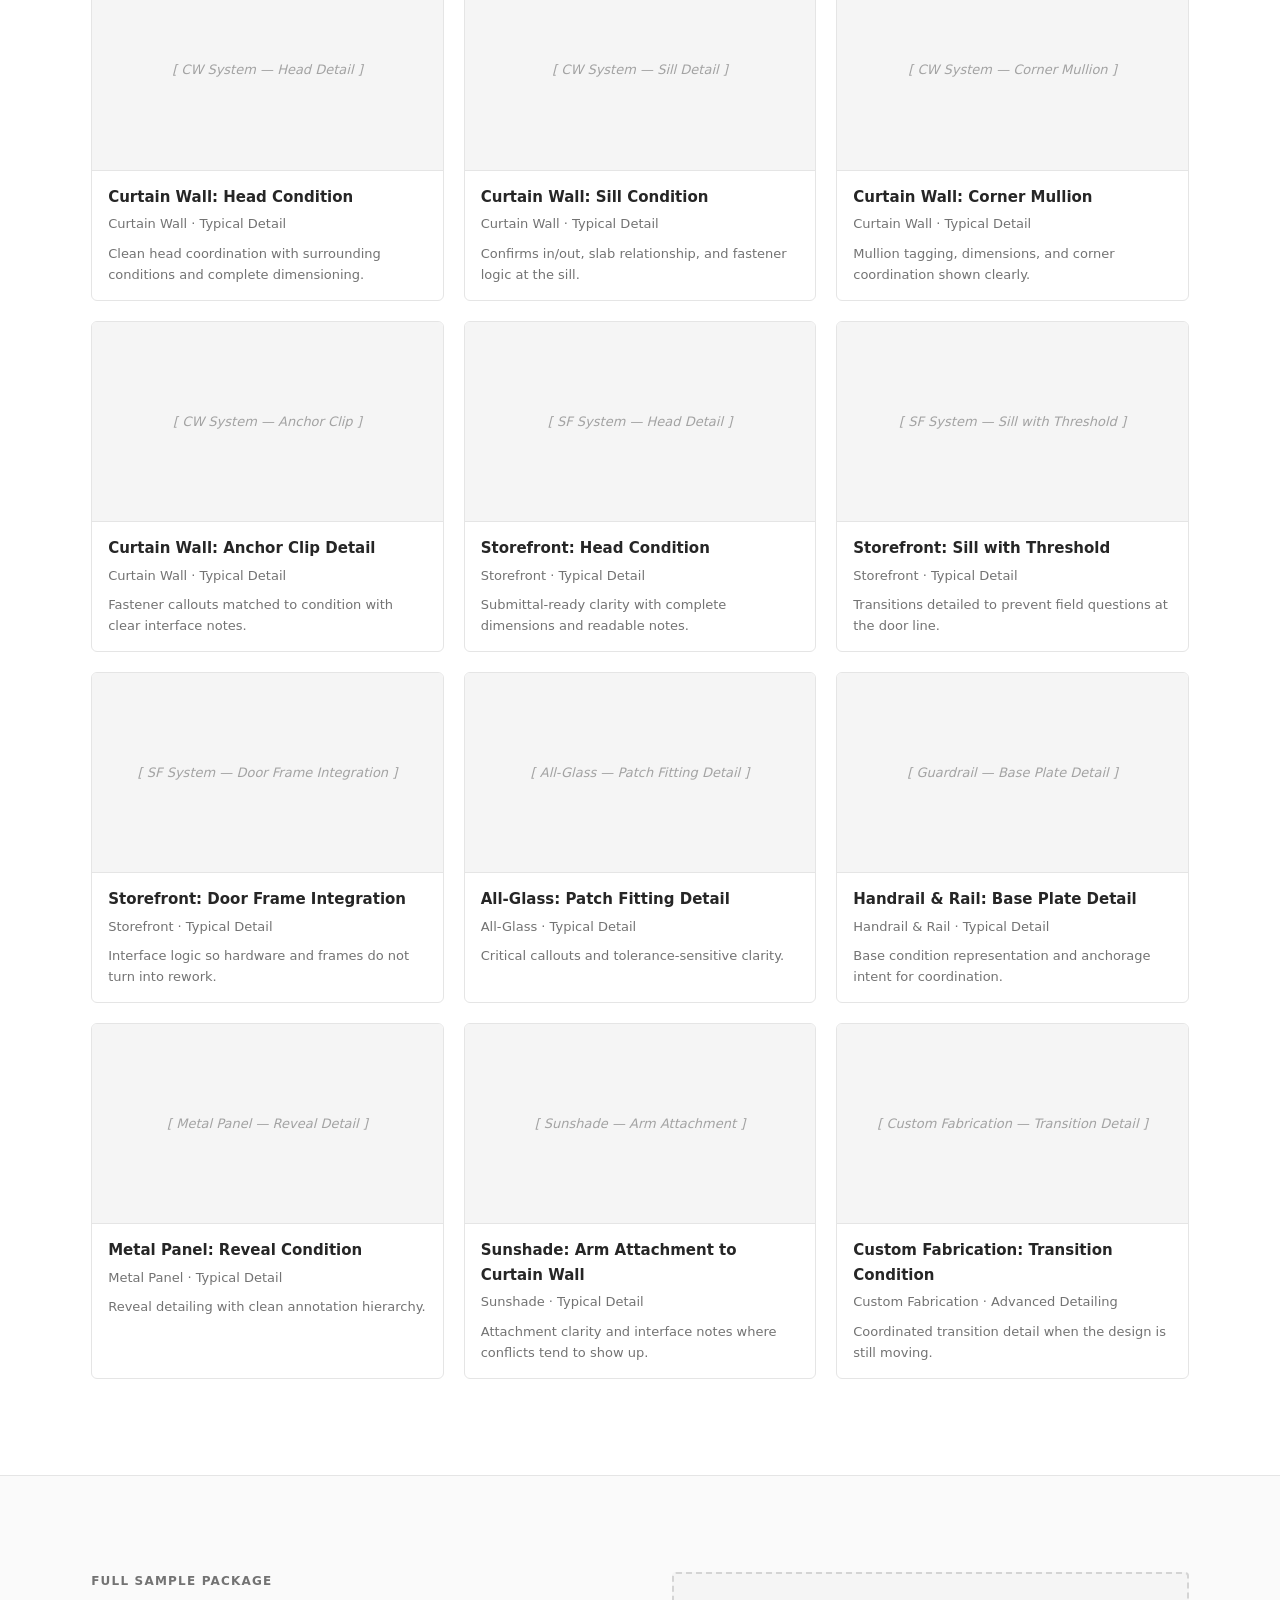
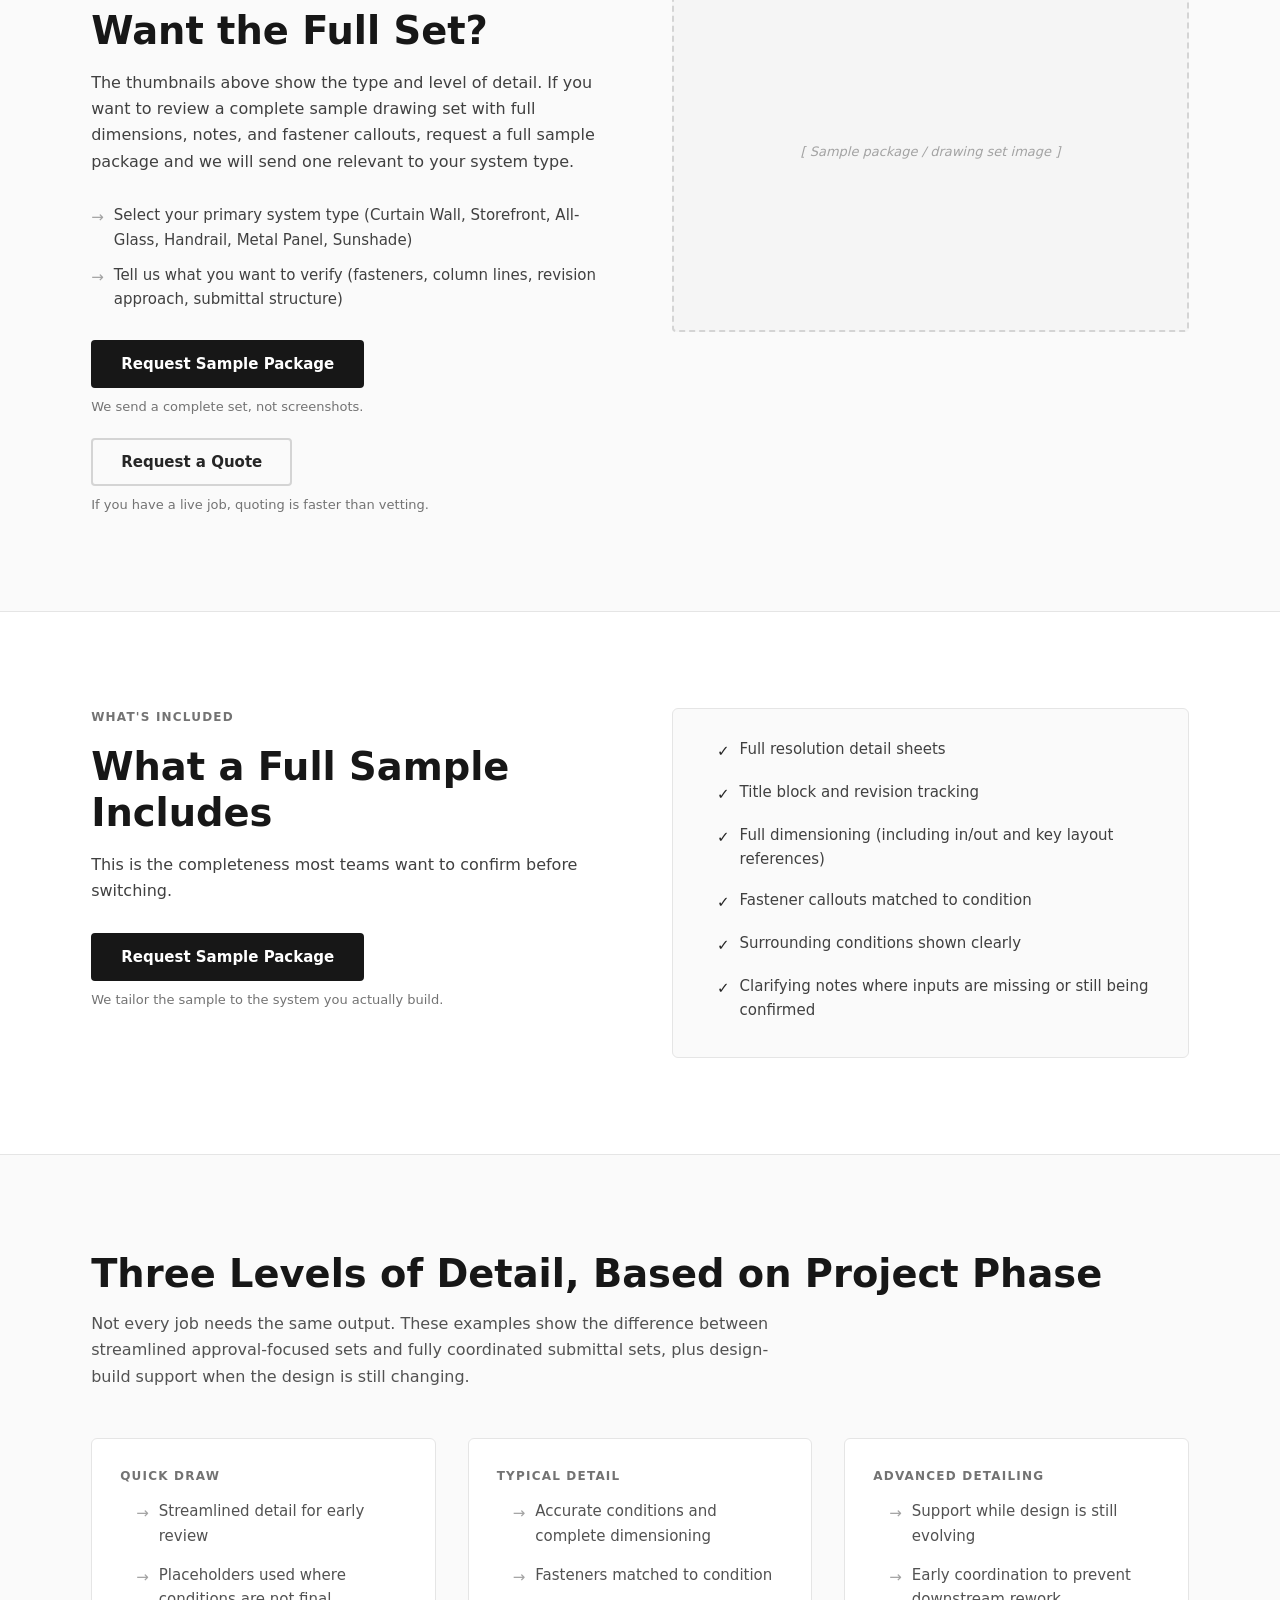
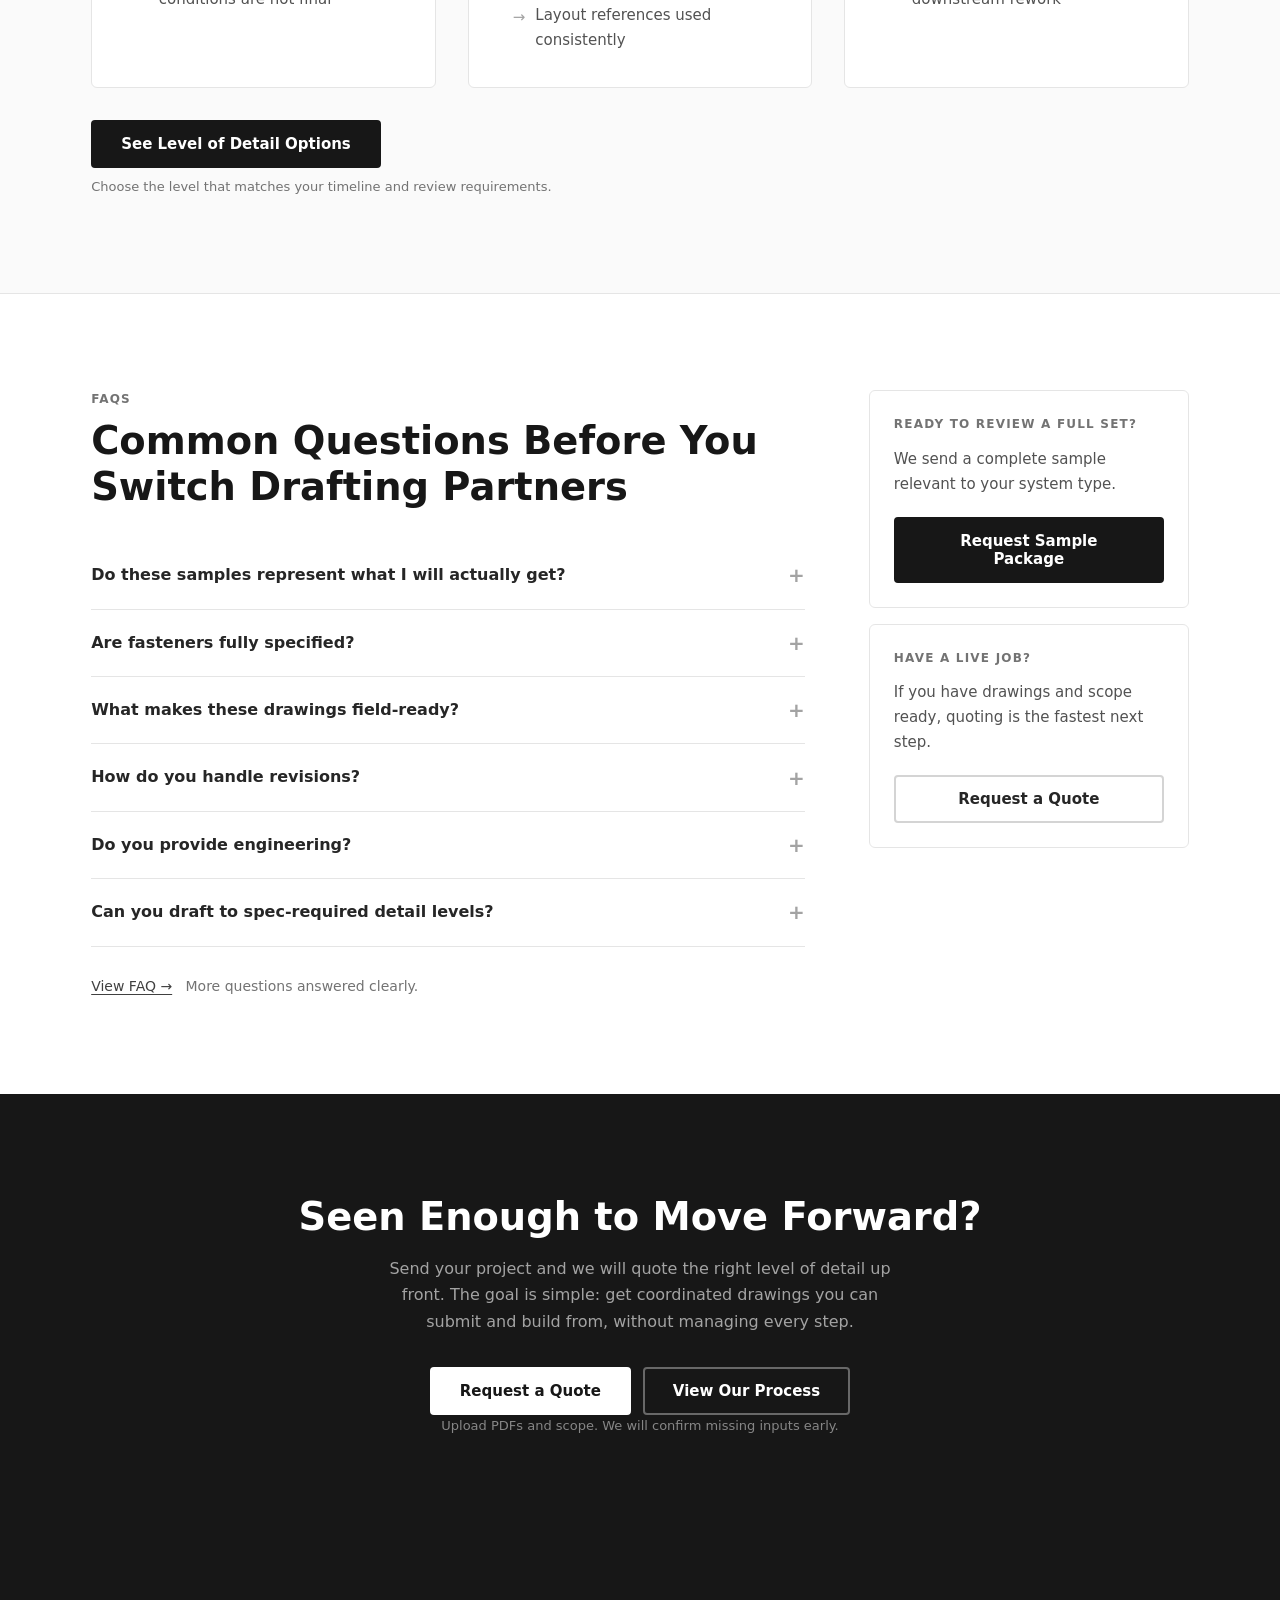
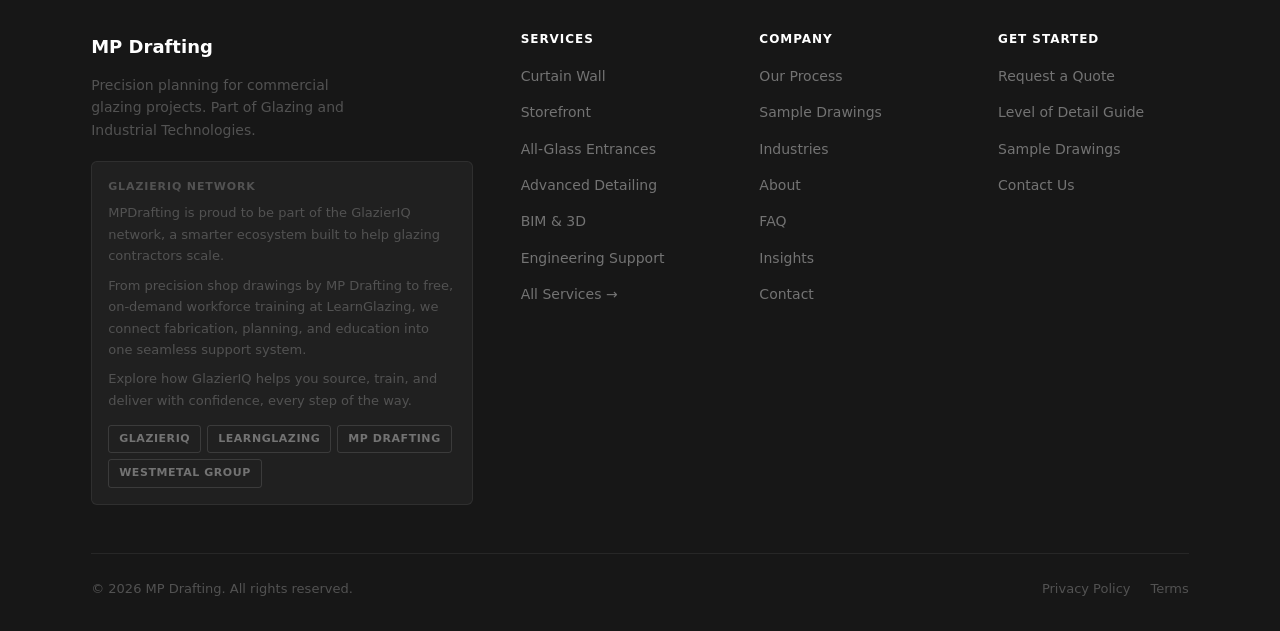
<file: mp-drafting/sample-drawings/index.html>
<!DOCTYPE html>
<html lang="en">
<head>
  <meta charset="UTF-8">
  <meta name="viewport" content="width=device-width, initial-scale=1.0">
  <title>Sample Drawings — MP Drafting</title>
  <link rel="stylesheet" href="../css/wireframe.css">
  <link rel="stylesheet" href="../css/global.css">
</head>
<body>

<div id="nav"></div>

<div class="breadcrumb-bar">
  <div class="container">
    <nav class="breadcrumb">
      <a href="../">Home</a>
      <span class="breadcrumb-sep">›</span>
      <span>Sample Drawings</span>
    </nav>
  </div>
</div>

<!-- SECTION 1: HERO -->
<header class="page-header">
  <div class="container">
    <div class="label">Proof of Quality</div>
    <h1>Sample Drawings</h1>
    <p>See the standard before you commit. These samples represent the level of coordination, dimensioning, and detail that goes into every MP Drafting set.</p>
    <div class="btn-group mt-md">
      <a href="../request-quote/" class="btn btn--white">Request a Quote</a>
      <a href="#sample-package" class="btn btn--ghost">Request Sample Package</a>
    </div>
    <p class="page-note">Attach drawings and scope notes. Tell us what is driving the timeline.</p>
  </div>
</header>

<div class="divider"></div>

<!-- SECTION 2: WHAT YOU'RE LOOKING AT -->
<section class="section section--gray">
  <div class="container">
    <div class="split">
      <div>
        <h2>What You're Looking At</h2>
        <p class="mt-sm">A PM knows immediately. Dimensions are complete. Fasteners are specified. Column lines are referenced. Surrounding conditions are drawn, not assumed. Clarifying notes explain what's estimated or missing.</p>
        <p class="mt-sm">This is what "architect-ready" actually looks like. Browse by system type below.</p>
        <div class="mt-md">
          <a href="../our-process/" class="btn btn--secondary">Learn Our Process</a>
          <p class="cta-note">See how intake, questions, and revisions stay controlled.</p>
        </div>
      </div>
      <div>
        <div class="feature-list">
          <div class="feature-item">
            <div class="feature-icon">→</div>
            <div class="feature-text">
              <h4>Full dimensioning clarity</h4>
              <p>IN/OUT dimensions, column line references, and layout grid throughout.</p>
            </div>
          </div>
          <div class="feature-item">
            <div class="feature-icon">→</div>
            <div class="feature-text">
              <h4>Fastener specificity</h4>
              <p>Fasteners matched to condition type, not listed as "verify in field."</p>
            </div>
          </div>
          <div class="feature-item">
            <div class="feature-icon">→</div>
            <div class="feature-text">
              <h4>Coordination strength</h4>
              <p>Surrounding conditions integrated from the architectural set, not assumed.</p>
            </div>
          </div>
        </div>
      </div>
    </div>
  </div>
</section>

<div class="divider"></div>

<!-- SECTION 3: BROWSE BY SYSTEM TYPE -->
<section class="section">
  <div class="container">

    <div class="section-header">
      <h2>Browse by System Type</h2>
      <p>Filter by system. Each sample is a single detail example so you can verify clarity fast. If you want a complete drawing set, request the full sample package below.</p>
    </div>

    <div class="tab-list">
      <button class="tab-btn active" data-filter="all">All</button>
      <button class="tab-btn" data-filter="curtain-wall">Curtain Wall</button>
      <button class="tab-btn" data-filter="storefront">Storefront</button>
      <button class="tab-btn" data-filter="all-glass">All-Glass</button>
      <button class="tab-btn" data-filter="rail">Handrail &amp; Rail</button>
      <button class="tab-btn" data-filter="panel">Metal Panel</button>
      <button class="tab-btn" data-filter="sunshade">Sunshade</button>
      <button class="tab-btn" data-filter="custom">Custom Fabrication</button>
      <button class="tab-btn" data-filter="other">Other</button>
    </div>

    <p class="text-hint mb-24">Click any thumbnail to zoom. Look for fasteners, dimension strings, column lines, and coordination notes.</p>

    <div class="drawing-gallery">

      <div class="drawing-item" data-category="curtain-wall">
        <div class="drawing-img">[ CW System — Head Detail ]</div>
        <div class="drawing-body">
          <div class="drawing-title">Curtain Wall: Head Condition</div>
          <div class="drawing-type">Curtain Wall · Typical Detail</div>
          <p class="cta-note">Clean head coordination with surrounding conditions and complete dimensioning.</p>
        </div>
      </div>

      <div class="drawing-item" data-category="curtain-wall">
        <div class="drawing-img">[ CW System — Sill Detail ]</div>
        <div class="drawing-body">
          <div class="drawing-title">Curtain Wall: Sill Condition</div>
          <div class="drawing-type">Curtain Wall · Typical Detail</div>
          <p class="cta-note">Confirms in/out, slab relationship, and fastener logic at the sill.</p>
        </div>
      </div>

      <div class="drawing-item" data-category="curtain-wall">
        <div class="drawing-img">[ CW System — Corner Mullion ]</div>
        <div class="drawing-body">
          <div class="drawing-title">Curtain Wall: Corner Mullion</div>
          <div class="drawing-type">Curtain Wall · Typical Detail</div>
          <p class="cta-note">Mullion tagging, dimensions, and corner coordination shown clearly.</p>
        </div>
      </div>

      <div class="drawing-item" data-category="curtain-wall">
        <div class="drawing-img">[ CW System — Anchor Clip ]</div>
        <div class="drawing-body">
          <div class="drawing-title">Curtain Wall: Anchor Clip Detail</div>
          <div class="drawing-type">Curtain Wall · Typical Detail</div>
          <p class="cta-note">Fastener callouts matched to condition with clear interface notes.</p>
        </div>
      </div>

      <div class="drawing-item" data-category="storefront">
        <div class="drawing-img">[ SF System — Head Detail ]</div>
        <div class="drawing-body">
          <div class="drawing-title">Storefront: Head Condition</div>
          <div class="drawing-type">Storefront · Typical Detail</div>
          <p class="cta-note">Submittal-ready clarity with complete dimensions and readable notes.</p>
        </div>
      </div>

      <div class="drawing-item" data-category="storefront">
        <div class="drawing-img">[ SF System — Sill with Threshold ]</div>
        <div class="drawing-body">
          <div class="drawing-title">Storefront: Sill with Threshold</div>
          <div class="drawing-type">Storefront · Typical Detail</div>
          <p class="cta-note">Transitions detailed to prevent field questions at the door line.</p>
        </div>
      </div>

      <div class="drawing-item" data-category="storefront">
        <div class="drawing-img">[ SF System — Door Frame Integration ]</div>
        <div class="drawing-body">
          <div class="drawing-title">Storefront: Door Frame Integration</div>
          <div class="drawing-type">Storefront · Typical Detail</div>
          <p class="cta-note">Interface logic so hardware and frames do not turn into rework.</p>
        </div>
      </div>

      <div class="drawing-item" data-category="all-glass">
        <div class="drawing-img">[ All-Glass — Patch Fitting Detail ]</div>
        <div class="drawing-body">
          <div class="drawing-title">All-Glass: Patch Fitting Detail</div>
          <div class="drawing-type">All-Glass · Typical Detail</div>
          <p class="cta-note">Critical callouts and tolerance-sensitive clarity.</p>
        </div>
      </div>

      <div class="drawing-item" data-category="rail">
        <div class="drawing-img">[ Guardrail — Base Plate Detail ]</div>
        <div class="drawing-body">
          <div class="drawing-title">Handrail &amp; Rail: Base Plate Detail</div>
          <div class="drawing-type">Handrail &amp; Rail · Typical Detail</div>
          <p class="cta-note">Base condition representation and anchorage intent for coordination.</p>
        </div>
      </div>

      <div class="drawing-item" data-category="panel">
        <div class="drawing-img">[ Metal Panel — Reveal Detail ]</div>
        <div class="drawing-body">
          <div class="drawing-title">Metal Panel: Reveal Condition</div>
          <div class="drawing-type">Metal Panel · Typical Detail</div>
          <p class="cta-note">Reveal detailing with clean annotation hierarchy.</p>
        </div>
      </div>

      <div class="drawing-item" data-category="sunshade">
        <div class="drawing-img">[ Sunshade — Arm Attachment ]</div>
        <div class="drawing-body">
          <div class="drawing-title">Sunshade: Arm Attachment to Curtain Wall</div>
          <div class="drawing-type">Sunshade · Typical Detail</div>
          <p class="cta-note">Attachment clarity and interface notes where conflicts tend to show up.</p>
        </div>
      </div>

      <div class="drawing-item" data-category="custom">
        <div class="drawing-img">[ Custom Fabrication — Transition Detail ]</div>
        <div class="drawing-body">
          <div class="drawing-title">Custom Fabrication: Transition Condition</div>
          <div class="drawing-type">Custom Fabrication · Advanced Detailing</div>
          <p class="cta-note">Coordinated transition detail when the design is still moving.</p>
        </div>
      </div>

    </div>
  </div>
</section>

<div class="divider"></div>

<!-- SECTION 4: WANT THE FULL SET? -->
<section class="section section--gray" id="sample-package">
  <div class="container">
    <div class="split">
      <div>
        <div class="label">Full Sample Package</div>
        <h2 class="mt-sm">Want the Full Set?</h2>
        <p class="mt-sm">The thumbnails above show the type and level of detail. If you want to review a complete sample drawing set with full dimensions, notes, and fastener callouts, request a full sample package and we will send one relevant to your system type.</p>
        <ul class="arrow-list mt-md">
          <li><span class="arrow-list__icon">→</span> Select your primary system type (Curtain Wall, Storefront, All-Glass, Handrail, Metal Panel, Sunshade)</li>
          <li><span class="arrow-list__icon">→</span> Tell us what you want to verify (fasteners, column lines, revision approach, submittal structure)</li>
        </ul>
        <div class="cta-group mt-md">
          <div>
            <a href="../contact/" class="btn btn--primary">Request Sample Package</a>
            <p class="cta-note">We send a complete set, not screenshots.</p>
          </div>
          <div>
            <a href="../request-quote/" class="btn btn--secondary">Request a Quote</a>
            <p class="cta-note">If you have a live job, quoting is faster than vetting.</p>
          </div>
        </div>
      </div>
      <div>
        <div class="placeholder placeholder--lg mb-20">[ Sample package / drawing set image ]</div>
      </div>
    </div>
  </div>
</section>

<div class="divider"></div>

<!-- SECTION 5: WHAT A FULL SAMPLE INCLUDES -->
<section class="section">
  <div class="container">
    <div class="split">
      <div>
        <div class="label">What's Included</div>
        <h2 class="mt-sm">What a Full Sample Includes</h2>
        <p class="mt-sm">This is the completeness most teams want to confirm before switching.</p>
        <div class="mt-md">
          <a href="../contact/" class="btn btn--primary">Request Sample Package</a>
          <p class="cta-note">We tailor the sample to the system you actually build.</p>
        </div>
      </div>
      <div>
        <div class="card card--gray">
          <ul class="arrow-list">
            <li><span class="arrow-list__icon arrow-list__icon--dark">✓</span> Full resolution detail sheets</li>
            <li><span class="arrow-list__icon arrow-list__icon--dark">✓</span> Title block and revision tracking</li>
            <li><span class="arrow-list__icon arrow-list__icon--dark">✓</span> Full dimensioning (including in/out and key layout references)</li>
            <li><span class="arrow-list__icon arrow-list__icon--dark">✓</span> Fastener callouts matched to condition</li>
            <li><span class="arrow-list__icon arrow-list__icon--dark">✓</span> Surrounding conditions shown clearly</li>
            <li><span class="arrow-list__icon arrow-list__icon--dark">✓</span> Clarifying notes where inputs are missing or still being confirmed</li>
          </ul>
        </div>
      </div>
    </div>
  </div>
</section>

<div class="divider"></div>

<!-- SECTION 6: THREE LEVELS OF DETAIL -->
<section class="section section--gray">
  <div class="container">
    <div class="section-header">
      <h2>Three Levels of Detail, Based on Project Phase</h2>
      <p>Not every job needs the same output. These examples show the difference between streamlined approval-focused sets and fully coordinated submittal sets, plus design-build support when the design is still changing.</p>
    </div>
    <div class="grid grid--3">
      <div class="card">
        <div class="label mb-12">Quick Draw</div>
        <ul class="arrow-list arrow-list--muted arrow-list--gap-sm">
          <li><span class="arrow-list__icon">→</span> Streamlined detail for early review</li>
          <li><span class="arrow-list__icon">→</span> Placeholders used where conditions are not final</li>
        </ul>
      </div>
      <div class="card">
        <div class="label mb-12">Typical Detail</div>
        <ul class="arrow-list arrow-list--muted arrow-list--gap-sm">
          <li><span class="arrow-list__icon">→</span> Accurate conditions and complete dimensioning</li>
          <li><span class="arrow-list__icon">→</span> Fasteners matched to condition</li>
          <li><span class="arrow-list__icon">→</span> Layout references used consistently</li>
        </ul>
      </div>
      <div class="card">
        <div class="label mb-12">Advanced Detailing</div>
        <ul class="arrow-list arrow-list--muted arrow-list--gap-sm">
          <li><span class="arrow-list__icon">→</span> Support while design is still evolving</li>
          <li><span class="arrow-list__icon">→</span> Early coordination to prevent downstream rework</li>
        </ul>
      </div>
    </div>
    <div class="mt-32">
      <a href="../shop-drawing-services/level-of-detail-options/" class="btn btn--primary">See Level of Detail Options</a>
      <p class="cta-note">Choose the level that matches your timeline and review requirements.</p>
    </div>
  </div>
</section>

<div class="divider"></div>

<!-- SECTION 7: FAQs -->
<section class="section">
  <div class="container">
    <div class="content-with-sidebar">

      <div>
        <div class="faq-intro">
          <div class="label">FAQs</div>
          <h2>Common Questions Before You Switch Drafting Partners</h2>
        </div>

        <div class="faq-list mt-32">

          <div class="faq-item">
            <button class="faq-question">
              Do these samples represent what I will actually get?
              <span class="faq-icon">+</span>
            </button>
            <div class="faq-answer">
              Yes. The Typical Detail samples reflect our standard output for most commercial submittals.
            </div>
          </div>

          <div class="faq-item">
            <button class="faq-question">
              Are fasteners fully specified?
              <span class="faq-icon">+</span>
            </button>
            <div class="faq-answer">
              In Typical Detail, fasteners are matched to conditions. In Quick Draw, placeholders can be used when conditions are not final.
            </div>
          </div>

          <div class="faq-item">
            <button class="faq-question">
              What makes these drawings field-ready?
              <span class="faq-icon">+</span>
            </button>
            <div class="faq-answer">
              Layout references, in/out dimensions, and clear surrounding conditions reduce guessing and rework.
            </div>
          </div>

          <div class="faq-item">
            <button class="faq-question">
              How do you handle revisions?
              <span class="faq-icon">+</span>
            </button>
            <div class="faq-answer">
              Revisions stay controlled with clear deltas and updated callouts that do not clutter the sheet.
            </div>
          </div>

          <div class="faq-item">
            <button class="faq-question">
              Do you provide engineering?
              <span class="faq-icon">+</span>
            </button>
            <div class="faq-answer">
              We can coordinate engineering support when required. Engineering is structural validation and does not replace the planning and coordination within the shop drawings.
            </div>
          </div>

          <div class="faq-item">
            <button class="faq-question">
              Can you draft to spec-required detail levels?
              <span class="faq-icon">+</span>
            </button>
            <div class="faq-answer">
              Yes. We align the level of detail to the project's review expectations and requirements.
            </div>
          </div>

        </div>

        <p class="faq-footer"><a href="../faq/" class="faq-footer__link">View FAQ →</a> &nbsp; More questions answered clearly.</p>
      </div>

      <!-- FAQ Sidebar -->
      <aside class="sidebar">
        <div class="sidebar__card">
          <div class="label">Ready to Review a Full Set?</div>
          <p>We send a complete sample relevant to your system type.</p>
          <a href="../contact/" class="btn btn--primary">Request Sample Package</a>
        </div>
        <div class="sidebar__card">
          <div class="label">Have a Live Job?</div>
          <p>If you have drawings and scope ready, quoting is the fastest next step.</p>
          <a href="../request-quote/" class="btn btn--secondary">Request a Quote</a>
        </div>
      </aside>

    </div>
  </div>
</section>

<!-- SECTION 8: FINAL CTA BAND -->
<section class="cta-banner">
  <div class="container">
    <h2>Seen Enough to Move Forward?</h2>
    <p>Send your project and we will quote the right level of detail up front. The goal is simple: get coordinated drawings you can submit and build from, without managing every step.</p>
    <div class="btn-group">
      <a href="../request-quote/" class="btn btn--white">Request a Quote</a>
      <a href="../our-process/" class="btn btn--ghost">View Our Process</a>
    </div>
    <p class="page-note">Upload PDFs and scope. We will confirm missing inputs early.</p>
  </div>
</section>

<div id="footer"></div>

<script>window.MP_BASE = '../';</script>
<script src="../js/components.js"></script>
<script src="../js/main.js"></script>
</body>
</html>
</file>
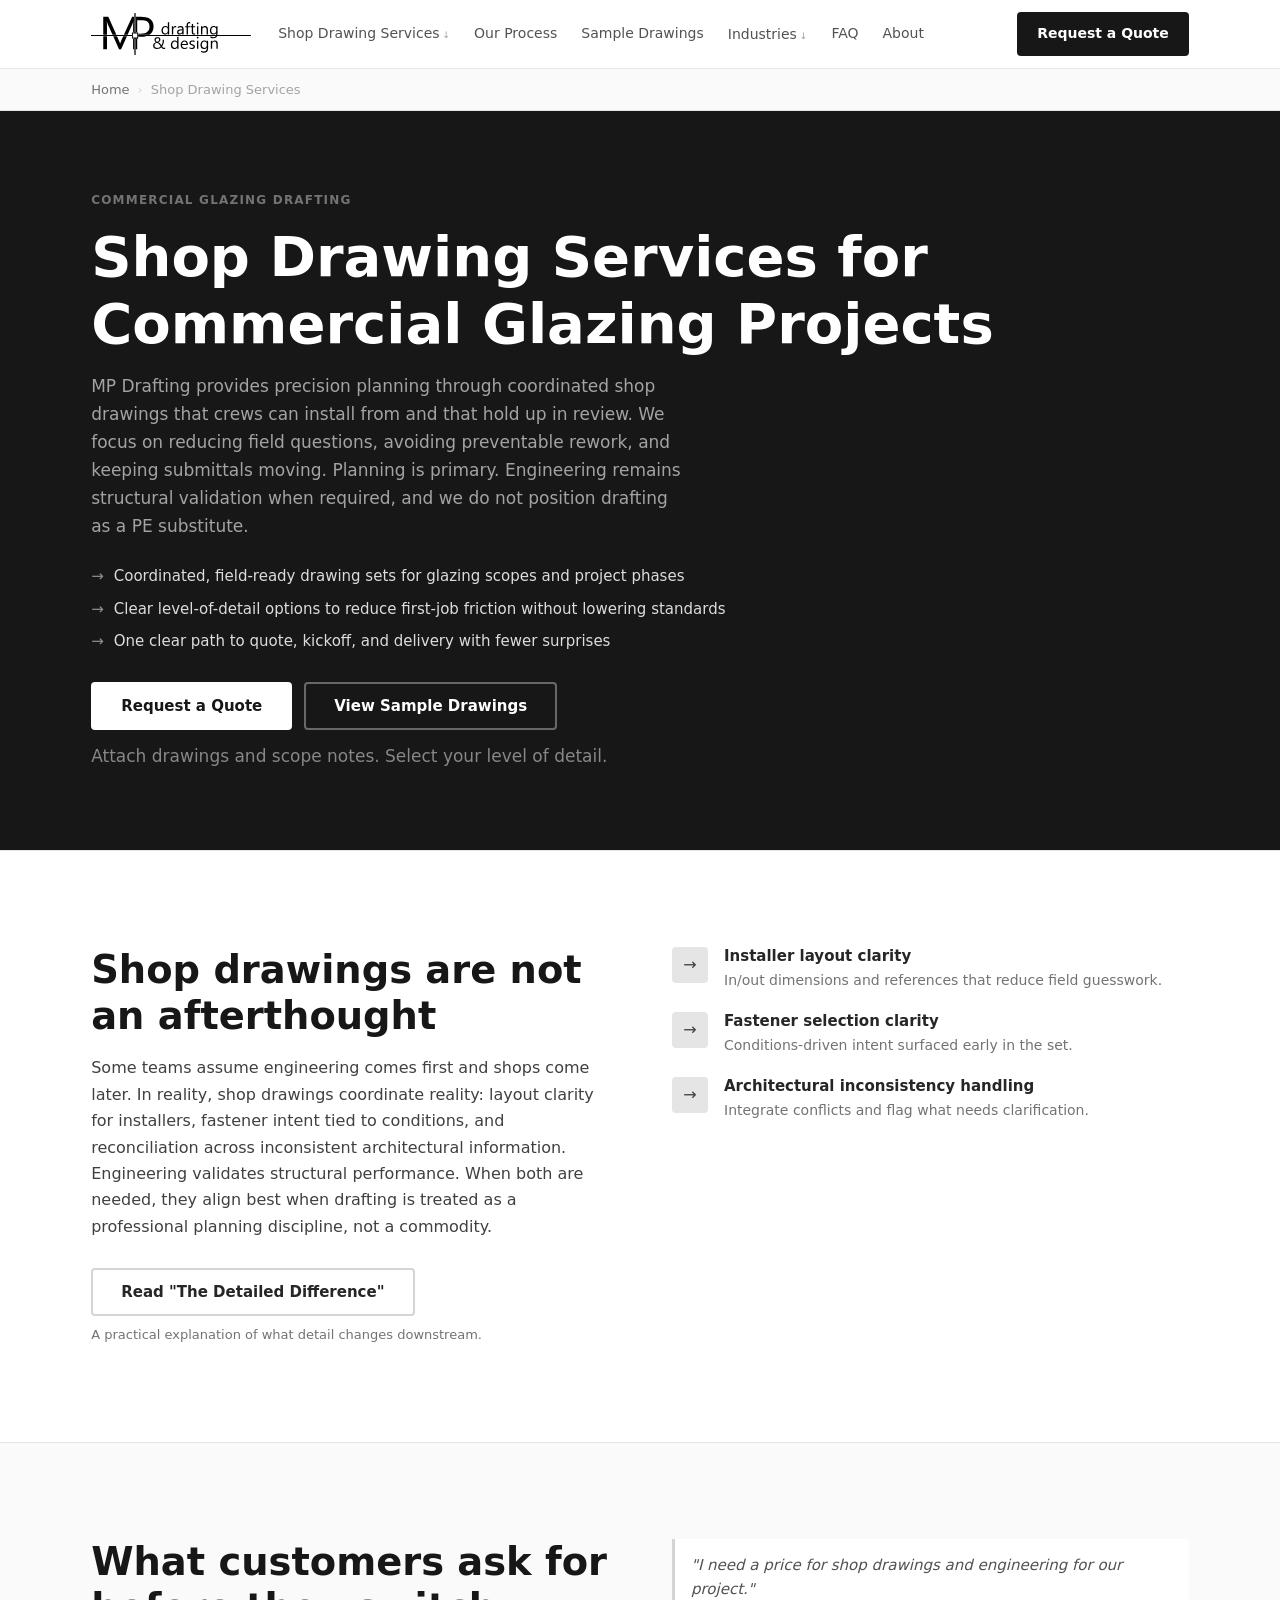
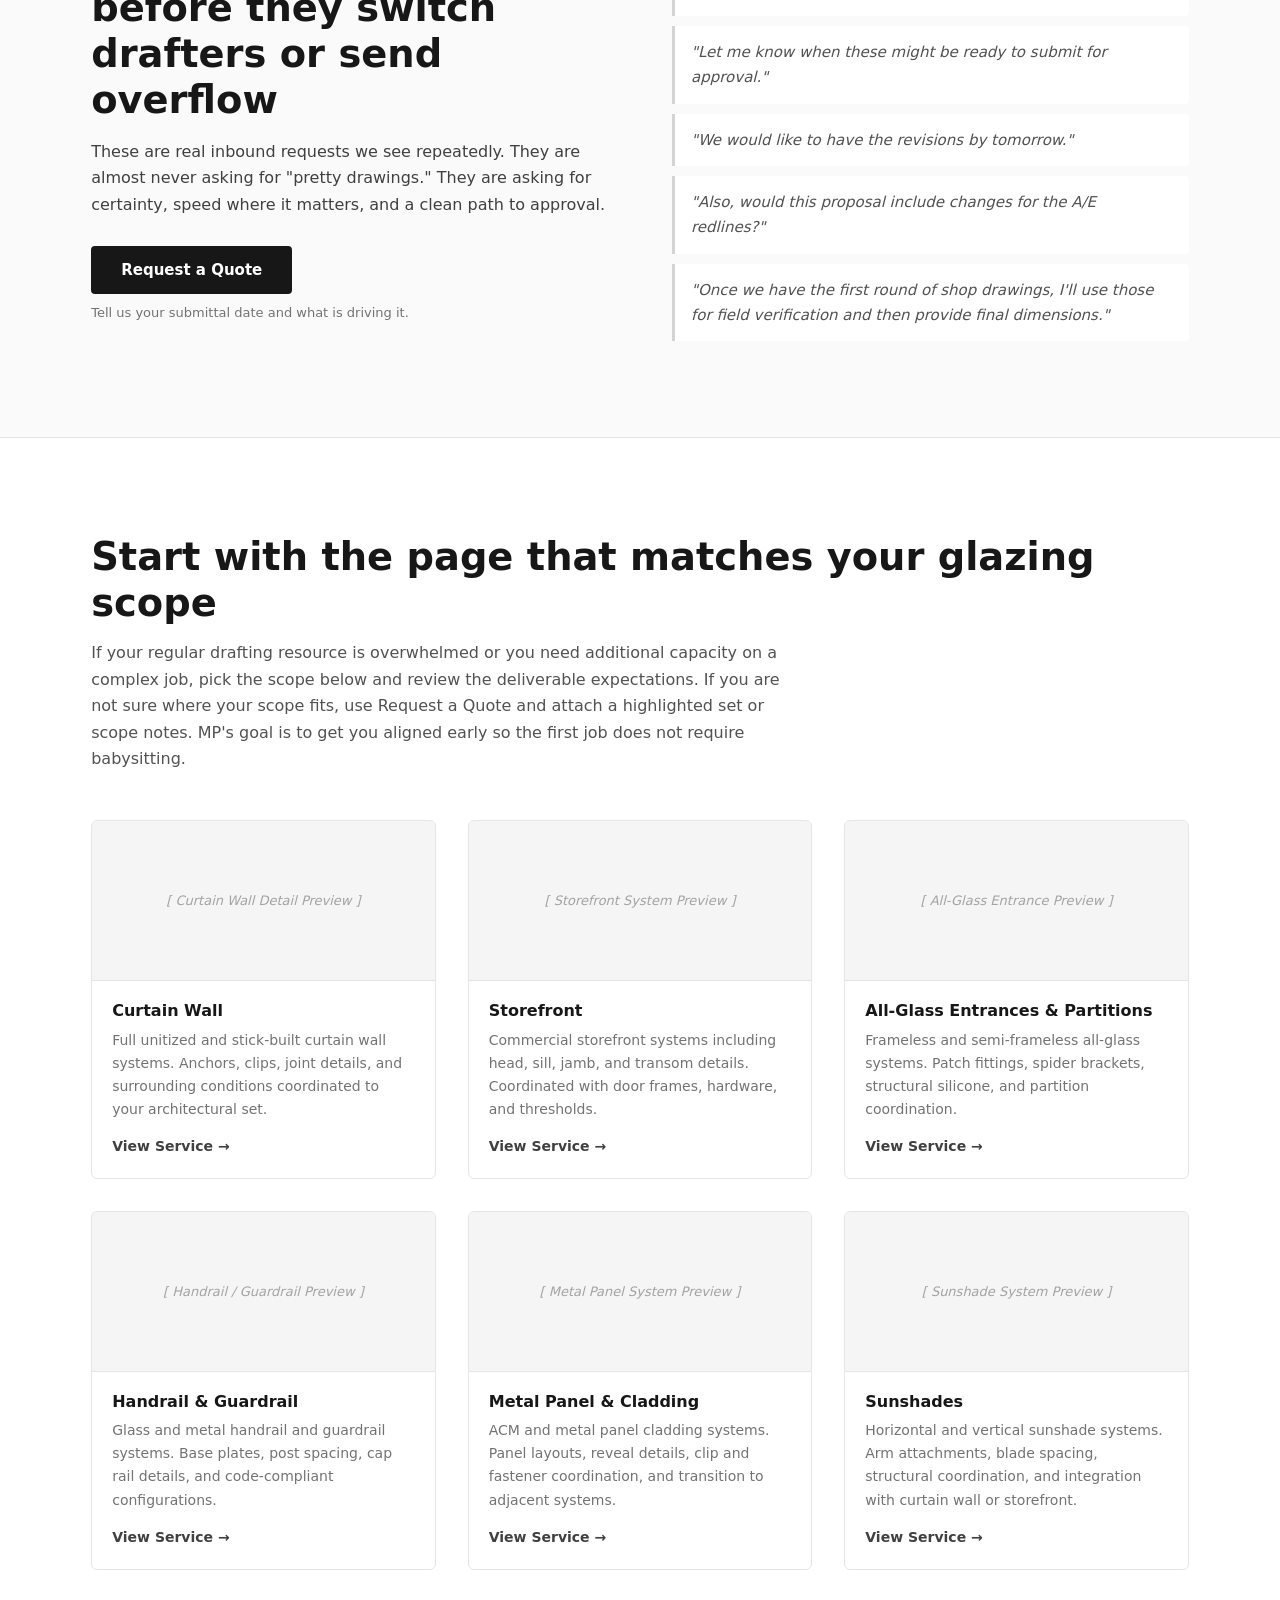
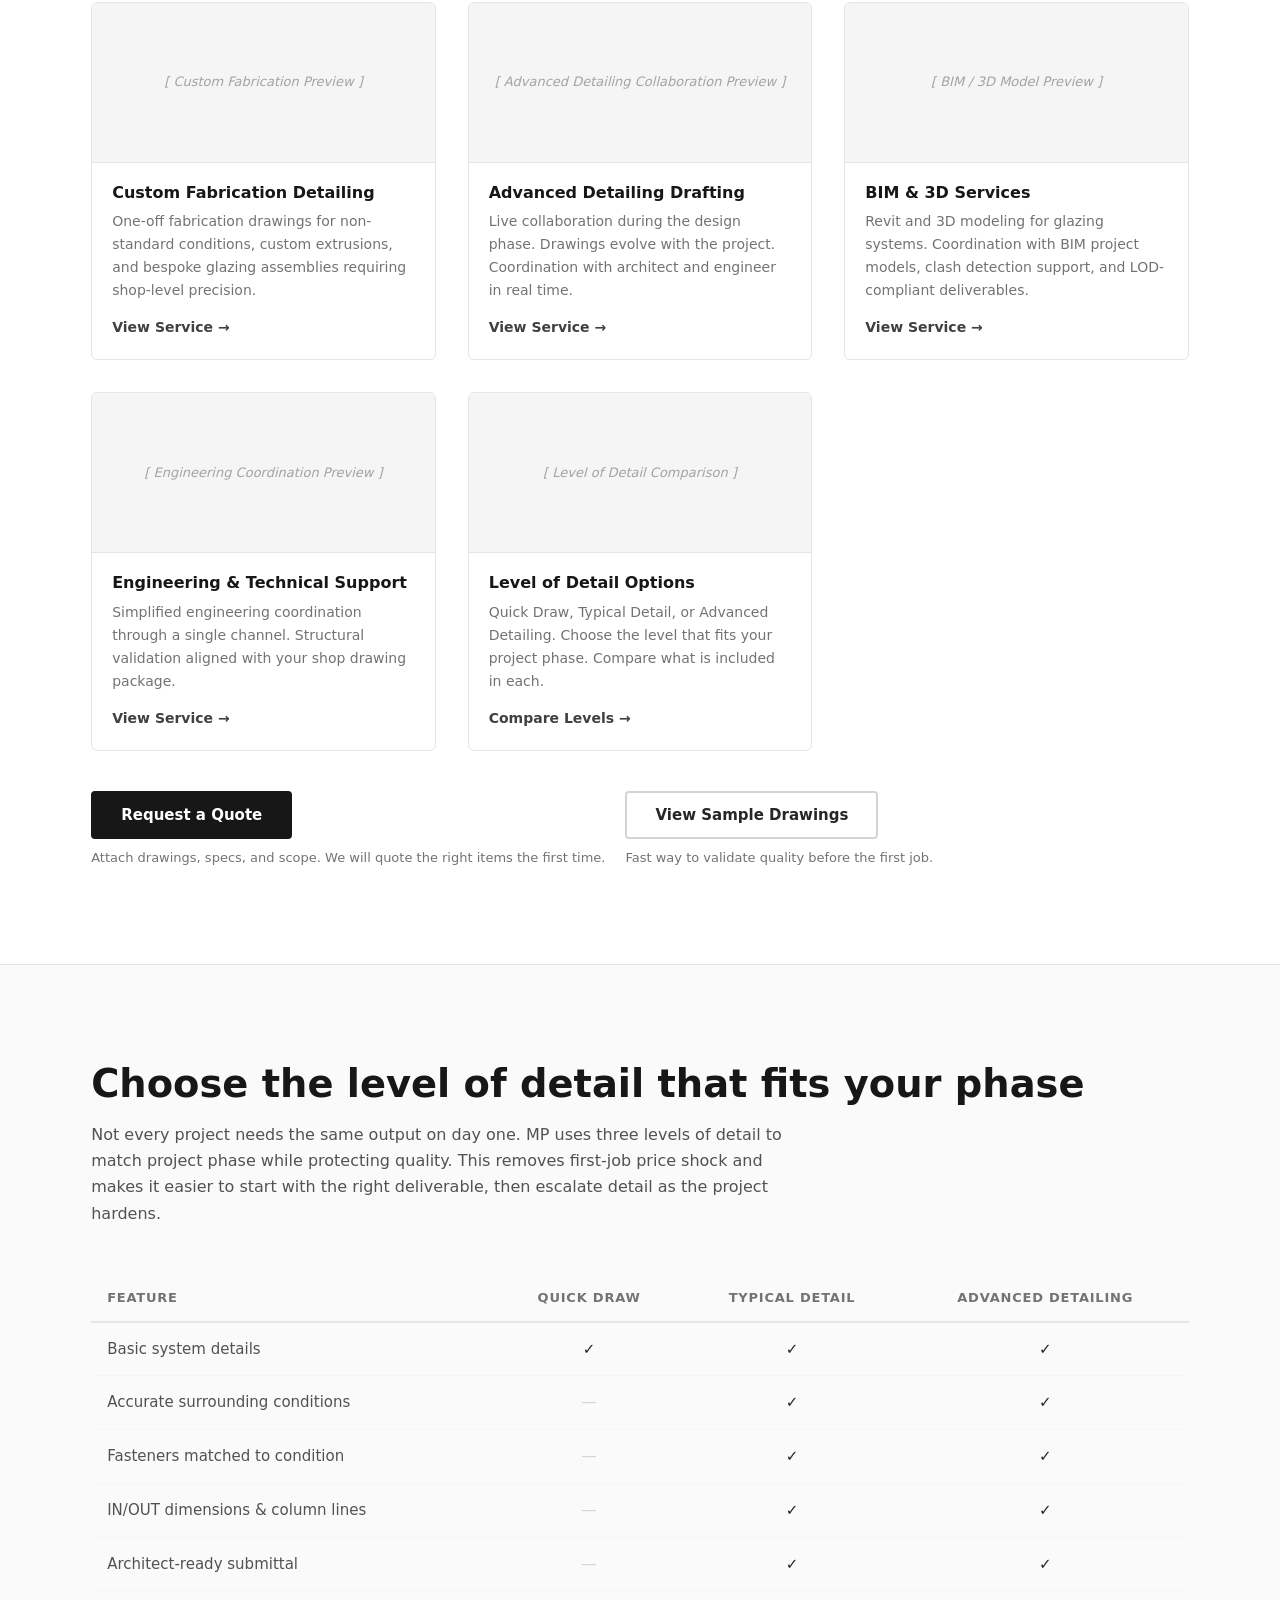
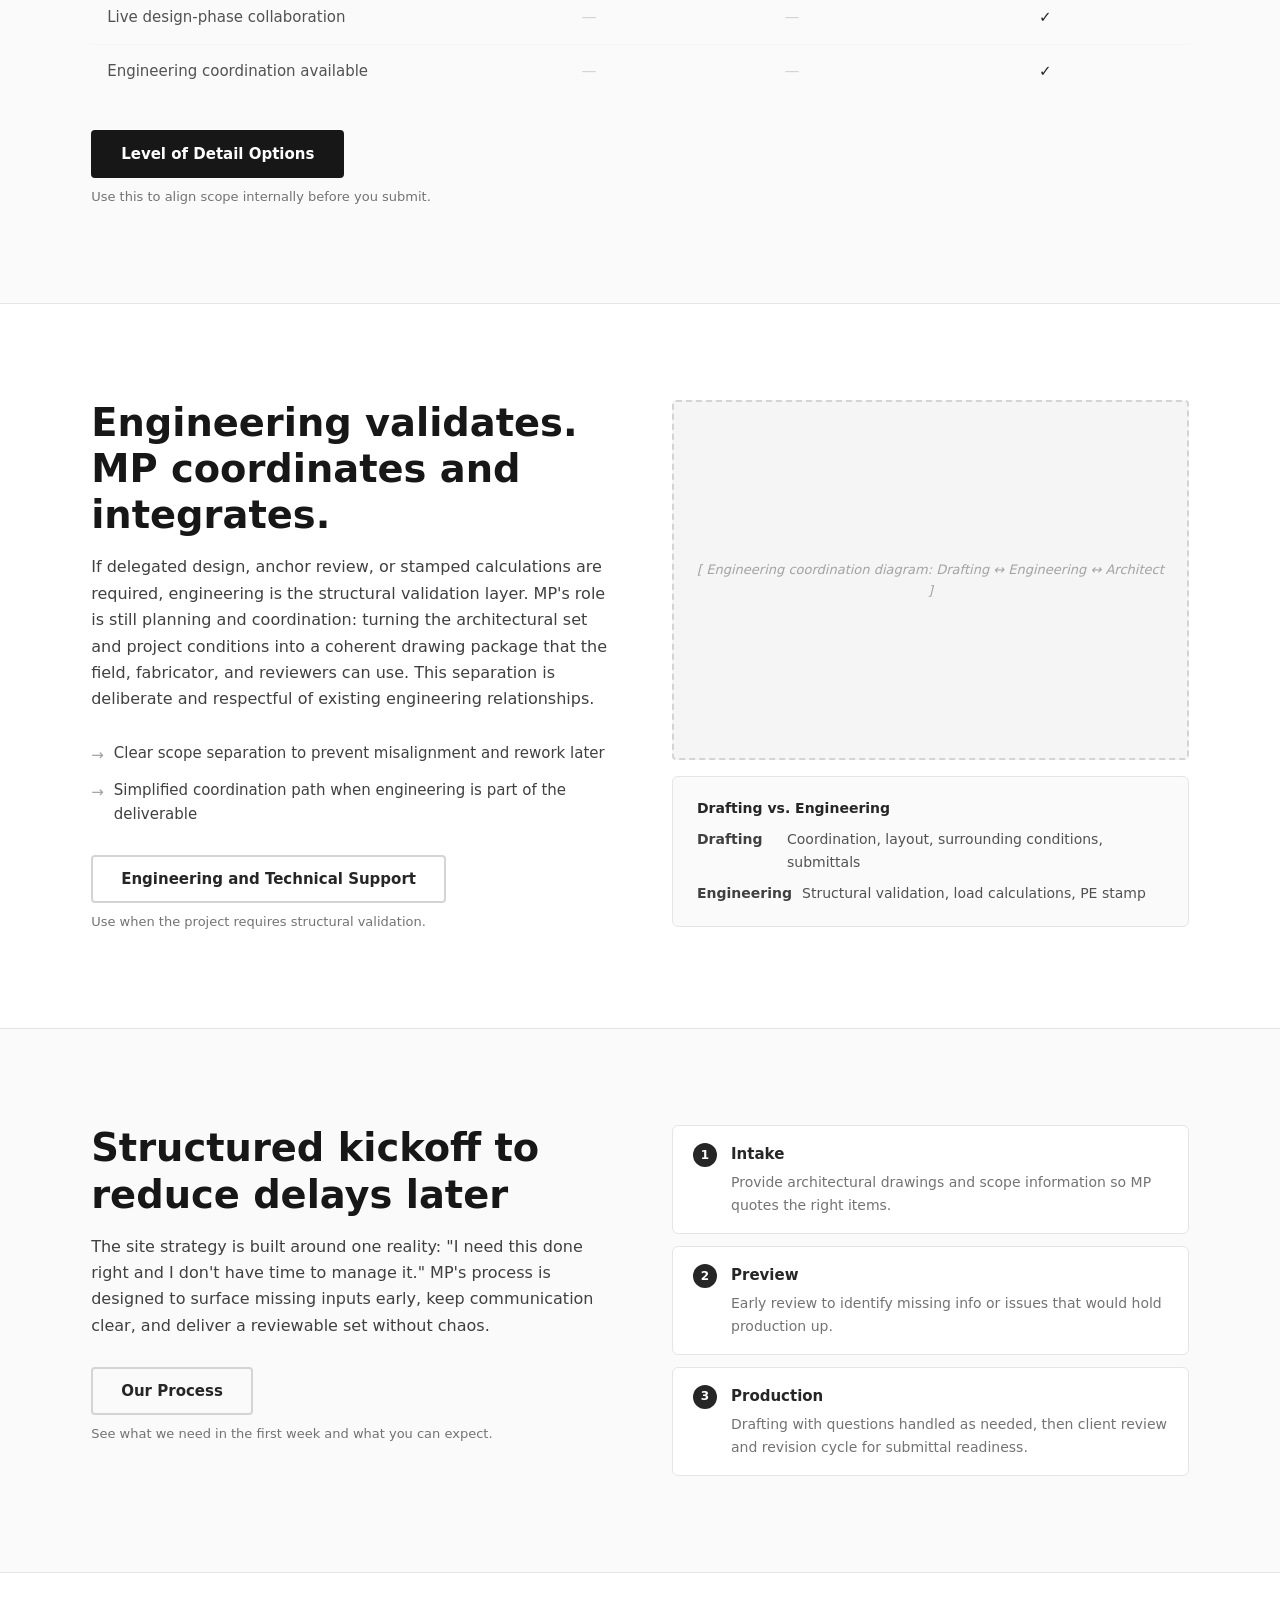
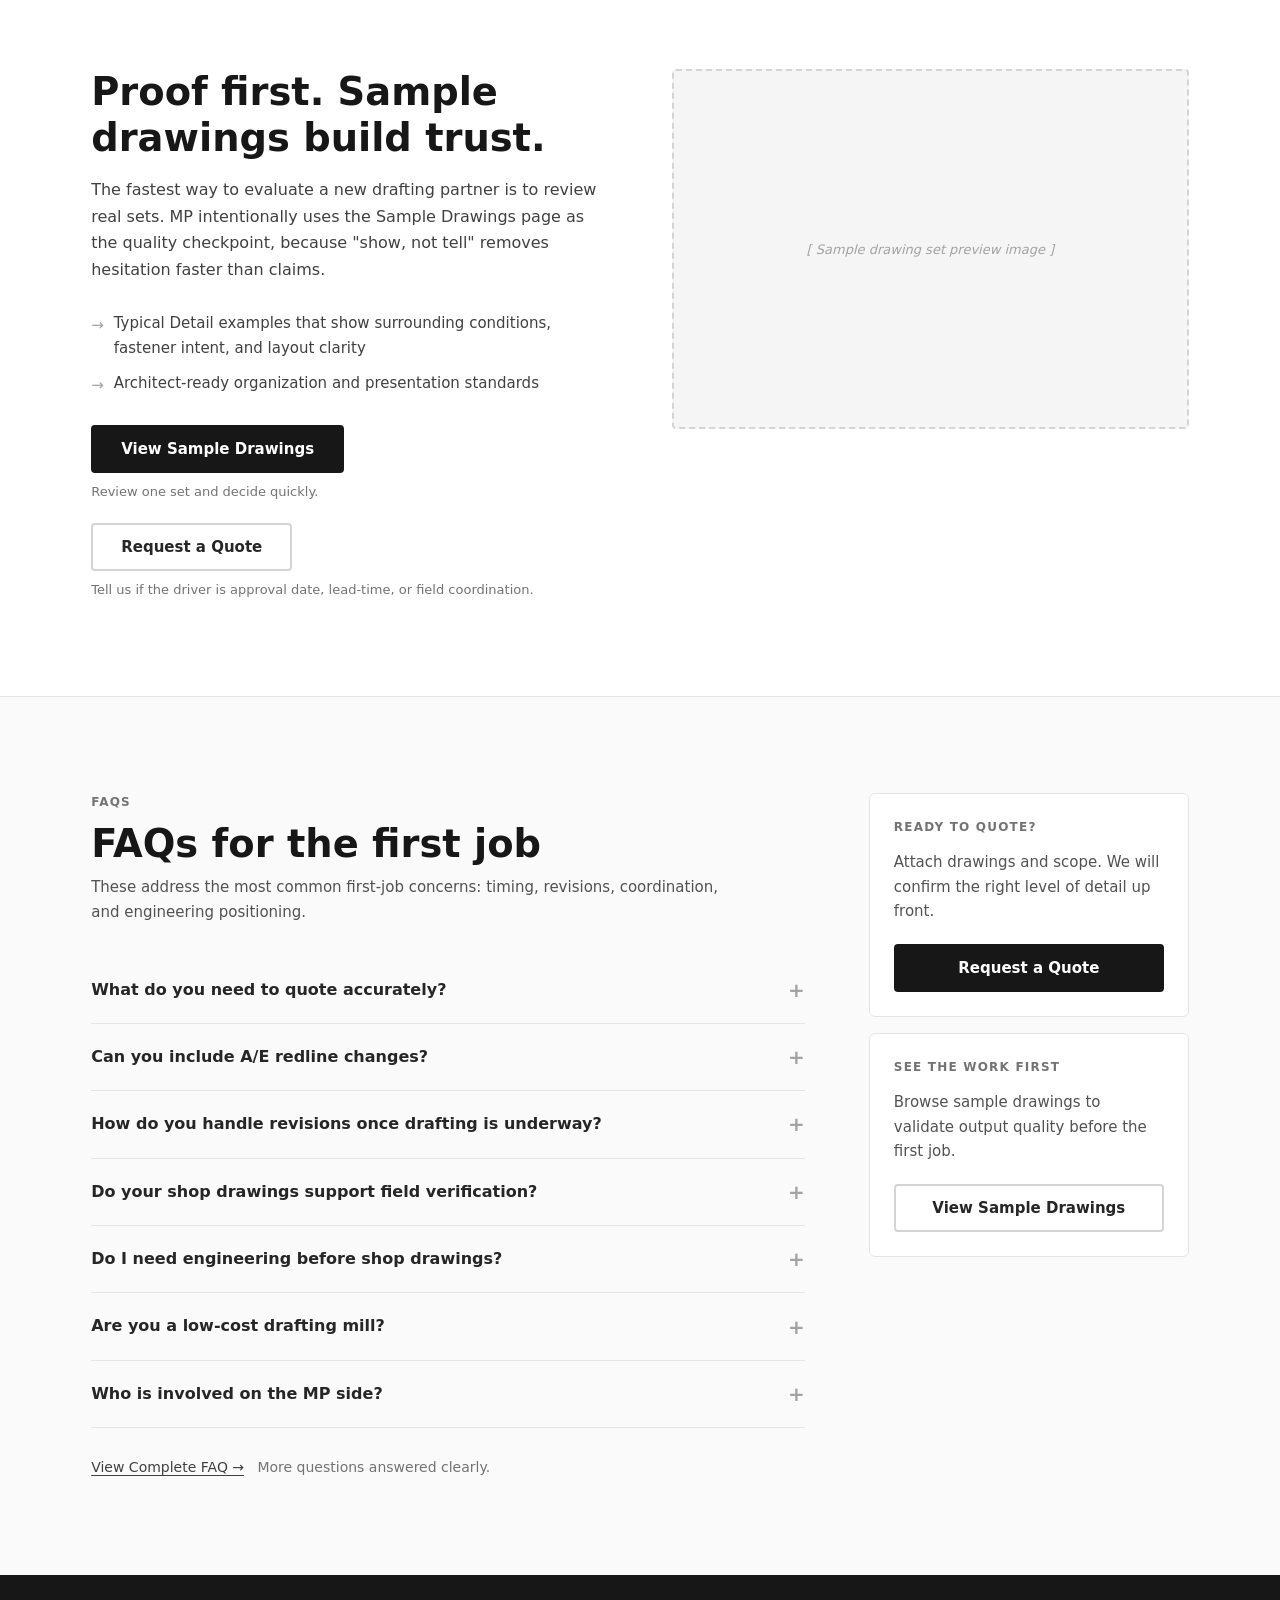
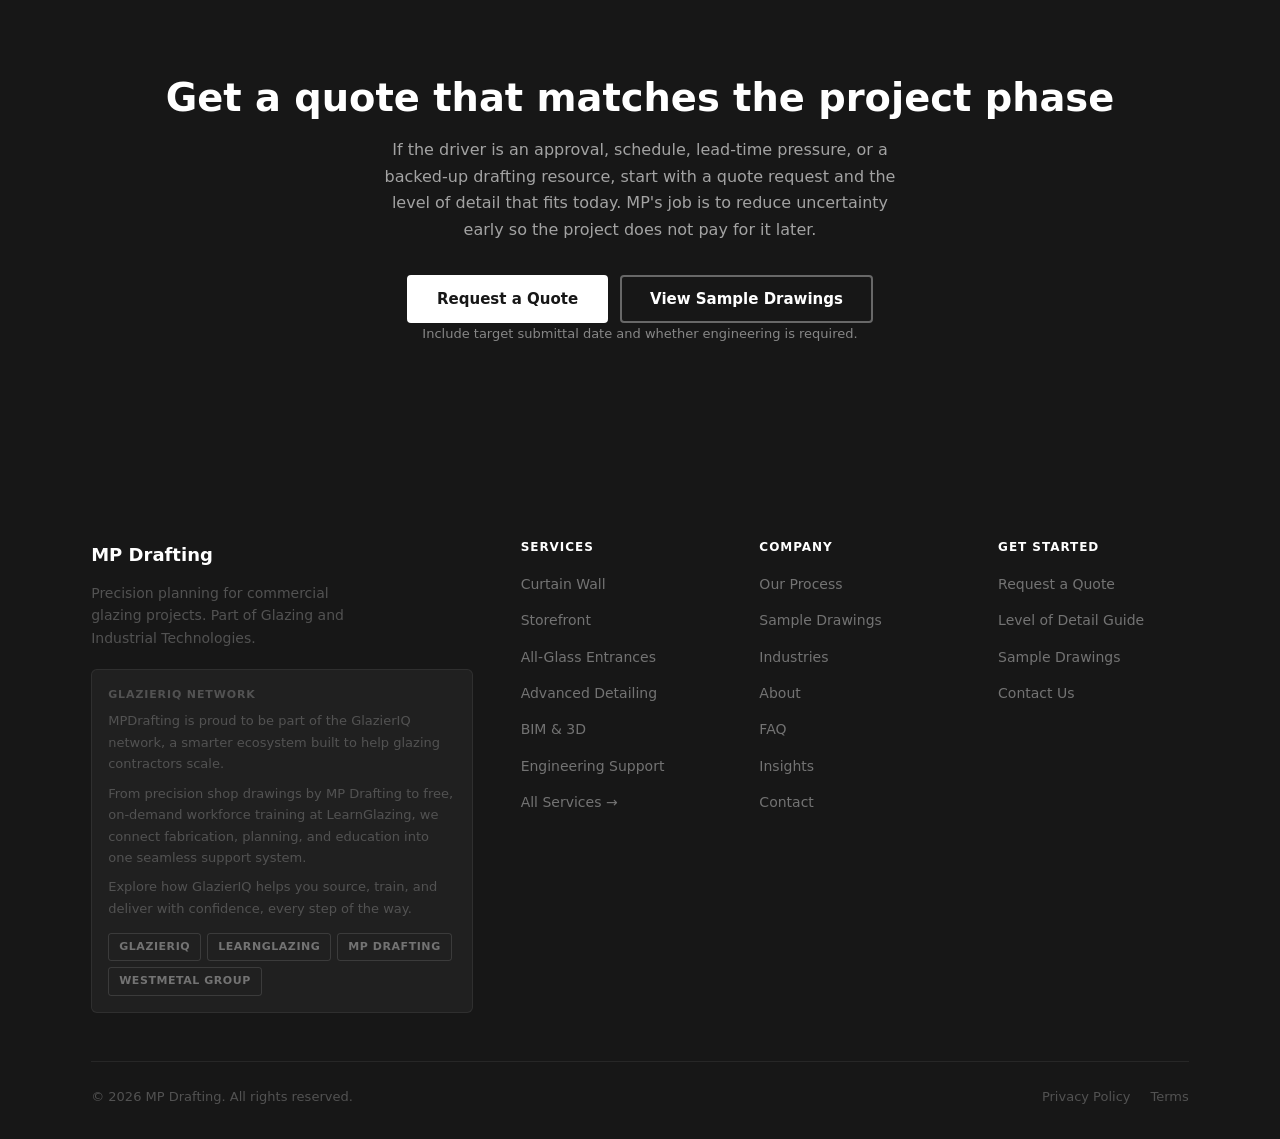
<file: mp-drafting/shop-drawing-services/index.html>
<!DOCTYPE html>
<html lang="en">
<head>
  <meta charset="UTF-8">
  <meta name="viewport" content="width=device-width, initial-scale=1.0">
  <title>Shop Drawing Services — MP Drafting</title>
  <link rel="stylesheet" href="../css/wireframe.css">
  <link rel="stylesheet" href="../css/global.css">
</head>
<body>

<div id="nav"></div>

<div class="breadcrumb-bar">
  <div class="container">
    <nav class="breadcrumb">
      <a href="../">Home</a>
      <span class="breadcrumb-sep">›</span>
      <span>Shop Drawing Services</span>
    </nav>
  </div>
</div>

<!-- SECTION 1: HERO -->
<header class="page-header">
  <div class="container">
    <div class="label">Commercial Glazing Drafting</div>
    <h1>Shop Drawing Services for Commercial Glazing Projects</h1>
    <p>MP Drafting provides precision planning through coordinated shop drawings that crews can install from and that hold up in review. We focus on reducing field questions, avoiding preventable rework, and keeping submittals moving. Planning is primary. Engineering remains structural validation when required, and we do not position drafting as a PE substitute.</p>
    <ul class="page-header__bullets">
      <li class="page-header__bullet"><span class="page-header__bullet-arrow" aria-hidden="true">→</span> Coordinated, field-ready drawing sets for glazing scopes and project phases</li>
      <li class="page-header__bullet"><span class="page-header__bullet-arrow" aria-hidden="true">→</span> Clear level-of-detail options to reduce first-job friction without lowering standards</li>
      <li class="page-header__bullet"><span class="page-header__bullet-arrow" aria-hidden="true">→</span> One clear path to quote, kickoff, and delivery with fewer surprises</li>
    </ul>
    <div class="btn-group mt-md">
      <a href="../request-quote/" class="btn btn--white">Request a Quote</a>
      <a href="../sample-drawings/" class="btn btn--ghost">View Sample Drawings</a>
    </div>
    <p class="page-note">Attach drawings and scope notes. Select your level of detail.</p>
  </div>
</header>

<div class="divider"></div>

<!-- SECTION 2: WHAT MP SHOP DRAWINGS SOLVE -->
<section class="section">
  <div class="container">
    <div class="split">
      <div>
        <h2>Shop drawings are not an afterthought</h2>
        <p class="mt-sm">Some teams assume engineering comes first and shops come later. In reality, shop drawings coordinate reality: layout clarity for installers, fastener intent tied to conditions, and reconciliation across inconsistent architectural information. Engineering validates structural performance. When both are needed, they align best when drafting is treated as a professional planning discipline, not a commodity.</p>
        <div class="mt-md">
          <a href="../insights/the-detailed-difference/" class="btn btn--secondary">Read "The Detailed Difference"</a>
          <p class="cta-note">A practical explanation of what detail changes downstream.</p>
        </div>
      </div>
      <div>
        <div class="feature-list">
          <div class="feature-item">
            <div class="feature-icon">→</div>
            <div class="feature-text">
              <h4>Installer layout clarity</h4>
              <p>In/out dimensions and references that reduce field guesswork.</p>
            </div>
          </div>
          <div class="feature-item">
            <div class="feature-icon">→</div>
            <div class="feature-text">
              <h4>Fastener selection clarity</h4>
              <p>Conditions-driven intent surfaced early in the set.</p>
            </div>
          </div>
          <div class="feature-item">
            <div class="feature-icon">→</div>
            <div class="feature-text">
              <h4>Architectural inconsistency handling</h4>
              <p>Integrate conflicts and flag what needs clarification.</p>
            </div>
          </div>
        </div>
      </div>
    </div>
  </div>
</section>

<div class="divider"></div>

<!-- SECTION 3: VOICE OF CUSTOMER -->
<section class="section section--gray">
  <div class="container">
    <div class="split">
      <div>
        <h2>What customers ask for before they switch drafters or send overflow</h2>
        <p class="mt-sm">These are real inbound requests we see repeatedly. They are almost never asking for "pretty drawings." They are asking for certainty, speed where it matters, and a clean path to approval.</p>
        <div class="mt-md">
          <a href="../request-quote/" class="btn btn--primary">Request a Quote</a>
          <p class="cta-note">Tell us your submittal date and what is driving it.</p>
        </div>
      </div>
      <div class="pullquote-stack">
        <div class="pullquote pullquote--white">"I need a price for shop drawings and engineering for our project."</div>
        <div class="pullquote pullquote--white">"Let me know when these might be ready to submit for approval."</div>
        <div class="pullquote pullquote--white">"We would like to have the revisions by tomorrow."</div>
        <div class="pullquote pullquote--white">"Also, would this proposal include changes for the A/E redlines?"</div>
        <div class="pullquote pullquote--white">"Once we have the first round of shop drawings, I'll use those for field verification and then provide final dimensions."</div>
      </div>
    </div>
  </div>
</section>

<div class="divider"></div>

<!-- SECTION 4: SERVICES BY SCOPE -->
<section class="section">
  <div class="container">
    <div class="section-header">
      <h2>Start with the page that matches your glazing scope</h2>
      <p>If your regular drafting resource is overwhelmed or you need additional capacity on a complex job, pick the scope below and review the deliverable expectations. If you are not sure where your scope fits, use Request a Quote and attach a highlighted set or scope notes. MP's goal is to get you aligned early so the first job does not require babysitting.</p>
    </div>

    <div class="grid grid--3">

      <a href="curtain-wall/" class="service-card">
        <div class="service-card-img">[ Curtain Wall Detail Preview ]</div>
        <div class="service-card-body">
          <h3>Curtain Wall</h3>
          <p>Full unitized and stick-built curtain wall systems. Anchors, clips, joint details, and surrounding conditions coordinated to your architectural set.</p>
          <span class="service-card-link">View Service →</span>
        </div>
      </a>

      <a href="storefront/" class="service-card">
        <div class="service-card-img">[ Storefront System Preview ]</div>
        <div class="service-card-body">
          <h3>Storefront</h3>
          <p>Commercial storefront systems including head, sill, jamb, and transom details. Coordinated with door frames, hardware, and thresholds.</p>
          <span class="service-card-link">View Service →</span>
        </div>
      </a>

      <a href="all-glass-entrances-partitions/" class="service-card">
        <div class="service-card-img">[ All-Glass Entrance Preview ]</div>
        <div class="service-card-body">
          <h3>All-Glass Entrances &amp; Partitions</h3>
          <p>Frameless and semi-frameless all-glass systems. Patch fittings, spider brackets, structural silicone, and partition coordination.</p>
          <span class="service-card-link">View Service →</span>
        </div>
      </a>

      <a href="handrail-guardrail/" class="service-card">
        <div class="service-card-img">[ Handrail / Guardrail Preview ]</div>
        <div class="service-card-body">
          <h3>Handrail &amp; Guardrail</h3>
          <p>Glass and metal handrail and guardrail systems. Base plates, post spacing, cap rail details, and code-compliant configurations.</p>
          <span class="service-card-link">View Service →</span>
        </div>
      </a>

      <a href="metal-panel-cladding/" class="service-card">
        <div class="service-card-img">[ Metal Panel System Preview ]</div>
        <div class="service-card-body">
          <h3>Metal Panel &amp; Cladding</h3>
          <p>ACM and metal panel cladding systems. Panel layouts, reveal details, clip and fastener coordination, and transition to adjacent systems.</p>
          <span class="service-card-link">View Service →</span>
        </div>
      </a>

      <a href="sunshades/" class="service-card">
        <div class="service-card-img">[ Sunshade System Preview ]</div>
        <div class="service-card-body">
          <h3>Sunshades</h3>
          <p>Horizontal and vertical sunshade systems. Arm attachments, blade spacing, structural coordination, and integration with curtain wall or storefront.</p>
          <span class="service-card-link">View Service →</span>
        </div>
      </a>

      <a href="custom-fabrication-detailing/" class="service-card">
        <div class="service-card-img">[ Custom Fabrication Preview ]</div>
        <div class="service-card-body">
          <h3>Custom Fabrication Detailing</h3>
          <p>One-off fabrication drawings for non-standard conditions, custom extrusions, and bespoke glazing assemblies requiring shop-level precision.</p>
          <span class="service-card-link">View Service →</span>
        </div>
      </a>

      <a href="design-build-drafting/" class="service-card">
        <div class="service-card-img">[ Advanced Detailing Collaboration Preview ]</div>
        <div class="service-card-body">
          <h3>Advanced Detailing Drafting</h3>
          <p>Live collaboration during the design phase. Drawings evolve with the project. Coordination with architect and engineer in real time.</p>
          <span class="service-card-link">View Service →</span>
        </div>
      </a>

      <a href="bim-3d-services/" class="service-card">
        <div class="service-card-img">[ BIM / 3D Model Preview ]</div>
        <div class="service-card-body">
          <h3>BIM &amp; 3D Services</h3>
          <p>Revit and 3D modeling for glazing systems. Coordination with BIM project models, clash detection support, and LOD-compliant deliverables.</p>
          <span class="service-card-link">View Service →</span>
        </div>
      </a>

      <a href="engineering-technical-support/" class="service-card">
        <div class="service-card-img">[ Engineering Coordination Preview ]</div>
        <div class="service-card-body">
          <h3>Engineering &amp; Technical Support</h3>
          <p>Simplified engineering coordination through a single channel. Structural validation aligned with your shop drawing package.</p>
          <span class="service-card-link">View Service →</span>
        </div>
      </a>

      <a href="level-of-detail-options/" class="service-card">
        <div class="service-card-img">[ Level of Detail Comparison ]</div>
        <div class="service-card-body">
          <h3>Level of Detail Options</h3>
          <p>Quick Draw, Typical Detail, or Advanced Detailing. Choose the level that fits your project phase. Compare what is included in each.</p>
          <span class="service-card-link">Compare Levels →</span>
        </div>
      </a>

    </div>

    <div class="cta-group mt-40">
      <div>
        <a href="../request-quote/" class="btn btn--primary">Request a Quote</a>
        <p class="cta-note">Attach drawings, specs, and scope. We will quote the right items the first time.</p>
      </div>
      <div>
        <a href="../sample-drawings/" class="btn btn--secondary">View Sample Drawings</a>
        <p class="cta-note">Fast way to validate quality before the first job.</p>
      </div>
    </div>
  </div>
</section>

<div class="divider"></div>

<!-- SECTION 5: LEVELS OF DETAIL -->
<section class="section section--gray">
  <div class="container">
    <div class="section-header">
      <h2>Choose the level of detail that fits your phase</h2>
      <p>Not every project needs the same output on day one. MP uses three levels of detail to match project phase while protecting quality. This removes first-job price shock and makes it easier to start with the right deliverable, then escalate detail as the project hardens.</p>
    </div>

    <div class="overflow-x-auto">
      <table class="comparison-table">
        <thead>
          <tr>
            <th>Feature</th>
            <th>Quick Draw</th>
            <th>Typical Detail</th>
            <th>Advanced Detailing</th>
          </tr>
        </thead>
        <tbody>
          <tr><td>Basic system details</td><td><span class="check">✓</span></td><td><span class="check">✓</span></td><td><span class="check">✓</span></td></tr>
          <tr><td>Accurate surrounding conditions</td><td><span class="dash">—</span></td><td><span class="check">✓</span></td><td><span class="check">✓</span></td></tr>
          <tr><td>Fasteners matched to condition</td><td><span class="dash">—</span></td><td><span class="check">✓</span></td><td><span class="check">✓</span></td></tr>
          <tr><td>IN/OUT dimensions &amp; column lines</td><td><span class="dash">—</span></td><td><span class="check">✓</span></td><td><span class="check">✓</span></td></tr>
          <tr><td>Architect-ready submittal</td><td><span class="dash">—</span></td><td><span class="check">✓</span></td><td><span class="check">✓</span></td></tr>
          <tr><td>Live design-phase collaboration</td><td><span class="dash">—</span></td><td><span class="dash">—</span></td><td><span class="check">✓</span></td></tr>
          <tr><td>Engineering coordination available</td><td><span class="dash">—</span></td><td><span class="dash">—</span></td><td><span class="check">✓</span></td></tr>
        </tbody>
      </table>
    </div>

    <div class="mt-32">
      <a href="level-of-detail-options/" class="btn btn--primary">Level of Detail Options</a>
      <p class="cta-note">Use this to align scope internally before you submit.</p>
    </div>
  </div>
</section>

<div class="divider"></div>

<!-- SECTION 6: ENGINEERING COORDINATION -->
<section class="section">
  <div class="container">
    <div class="split">
      <div>
        <h2>Engineering validates. MP coordinates and integrates.</h2>
        <p class="mt-sm">If delegated design, anchor review, or stamped calculations are required, engineering is the structural validation layer. MP's role is still planning and coordination: turning the architectural set and project conditions into a coherent drawing package that the field, fabricator, and reviewers can use. This separation is deliberate and respectful of existing engineering relationships.</p>
        <ul class="arrow-list mt-md">
          <li><span class="arrow-list__icon">→</span> Clear scope separation to prevent misalignment and rework later</li>
          <li><span class="arrow-list__icon">→</span> Simplified coordination path when engineering is part of the deliverable</li>
        </ul>
        <div class="mt-md">
          <a href="engineering-technical-support/" class="btn btn--secondary">Engineering and Technical Support</a>
          <p class="cta-note">Use when the project requires structural validation.</p>
        </div>
      </div>
      <div>
        <div class="placeholder placeholder--lg">[ Engineering coordination diagram: Drafting ↔ Engineering ↔ Architect ]</div>
        <div class="compare-box mt-sm">
          <div class="compare-box__heading">Drafting vs. Engineering</div>
          <div class="compare-box__rows">
            <div class="compare-box__row"><span class="compare-box__label">Drafting</span><span>Coordination, layout, surrounding conditions, submittals</span></div>
            <div class="compare-box__row"><span class="compare-box__label">Engineering</span><span>Structural validation, load calculations, PE stamp</span></div>
          </div>
        </div>
      </div>
    </div>
  </div>
</section>

<div class="divider"></div>

<!-- SECTION 7: HOW THE PROCESS WORKS -->
<section class="section section--gray">
  <div class="container">
    <div class="split">
      <div>
        <h2>Structured kickoff to reduce delays later</h2>
        <p class="mt-sm">The site strategy is built around one reality: "I need this done right and I don't have time to manage it." MP's process is designed to surface missing inputs early, keep communication clear, and deliver a reviewable set without chaos.</p>
        <div class="mt-md">
          <a href="../our-process/" class="btn btn--secondary">Our Process</a>
          <p class="cta-note">See what we need in the first week and what you can expect.</p>
        </div>
      </div>
      <div class="step-list">
        <div class="step-card">
          <span class="step-badge">1</span>
          <div>
            <div class="step-card__title">Intake</div>
            <div class="step-card__desc">Provide architectural drawings and scope information so MP quotes the right items.</div>
          </div>
        </div>
        <div class="step-card">
          <span class="step-badge">2</span>
          <div>
            <div class="step-card__title">Preview</div>
            <div class="step-card__desc">Early review to identify missing info or issues that would hold production up.</div>
          </div>
        </div>
        <div class="step-card">
          <span class="step-badge">3</span>
          <div>
            <div class="step-card__title">Production</div>
            <div class="step-card__desc">Drafting with questions handled as needed, then client review and revision cycle for submittal readiness.</div>
          </div>
        </div>
      </div>
    </div>
  </div>
</section>

<div class="divider"></div>

<!-- SECTION 8: PROOF -->
<section class="section">
  <div class="container">
    <div class="split">
      <div>
        <h2>Proof first. Sample drawings build trust.</h2>
        <p class="mt-sm">The fastest way to evaluate a new drafting partner is to review real sets. MP intentionally uses the Sample Drawings page as the quality checkpoint, because "show, not tell" removes hesitation faster than claims.</p>
        <ul class="arrow-list mt-md">
          <li><span class="arrow-list__icon">→</span> Typical Detail examples that show surrounding conditions, fastener intent, and layout clarity</li>
          <li><span class="arrow-list__icon">→</span> Architect-ready organization and presentation standards</li>
        </ul>
        <div class="cta-group mt-md">
          <div>
            <a href="../sample-drawings/" class="btn btn--primary">View Sample Drawings</a>
            <p class="cta-note">Review one set and decide quickly.</p>
          </div>
          <div>
            <a href="../request-quote/" class="btn btn--secondary">Request a Quote</a>
            <p class="cta-note">Tell us if the driver is approval date, lead-time, or field coordination.</p>
          </div>
        </div>
      </div>
      <div>
        <div class="placeholder placeholder--lg">[ Sample drawing set preview image ]</div>
      </div>
    </div>
  </div>
</section>

<div class="divider"></div>

<!-- SECTION 9: FAQs -->
<section class="section section--gray">
  <div class="container">
    <div class="content-with-sidebar">

      <div>
        <div class="faq-intro">
          <div class="label">FAQs</div>
          <h2>FAQs for the first job</h2>
          <p class="faq-intro__desc">These address the most common first-job concerns: timing, revisions, coordination, and engineering positioning.</p>
        </div>

        <div class="faq-list">

          <div class="faq-item">
            <button class="faq-question">
              What do you need to quote accurately?
              <span class="faq-icon">+</span>
            </button>
            <div class="faq-answer">
              Architectural drawings plus scope information such as your quote scope or a highlighted set. Include any special requests for how details should be shown at the start so the first round aligns.
            </div>
          </div>

          <div class="faq-item">
            <button class="faq-question">
              Can you include A/E redline changes?
              <span class="faq-icon">+</span>
            </button>
            <div class="faq-answer">
              Yes. Clarify expectations up front so revisions are scoped correctly. Many customers explicitly ask whether proposals include "changes for the A/E redlines," and we account for that during quoting and kickoff.
            </div>
          </div>

          <div class="faq-item">
            <button class="faq-question">
              How do you handle revisions once drafting is underway?
              <span class="faq-icon">+</span>
            </button>
            <div class="faq-answer">
              You review the set and provide feedback, then MP revises to get the drawings ready for submittal. The goal is controlled revisions, not endless churn.
            </div>
          </div>

          <div class="faq-item">
            <button class="faq-question">
              Do your shop drawings support field verification?
              <span class="faq-icon">+</span>
            </button>
            <div class="faq-answer">
              Yes. Customers regularly use first-round shops for field verification before final dimensions are locked. MP builds sets to support that workflow when the project requires it.
            </div>
          </div>

          <div class="faq-item">
            <button class="faq-question">
              Do I need engineering before shop drawings?
              <span class="faq-icon">+</span>
            </button>
            <div class="faq-answer">
              Not as a rule. Engineering is structural validation. Shop drawings coordinate reality, integrate inconsistencies, clarify fasteners, and provide installer layout clarity. If engineering is required, it is coordinated without blurring responsibilities.
            </div>
          </div>

          <div class="faq-item">
            <button class="faq-question">
              Are you a low-cost drafting mill?
              <span class="faq-icon">+</span>
            </button>
            <div class="faq-answer">
              No. The tiered model exists to match project phase, not to reduce standards. Typical Detail is the brand standard and the most common selection for submittal-ready work.
            </div>
          </div>

          <div class="faq-item">
            <button class="faq-question">
              Who is involved on the MP side?
              <span class="faq-icon">+</span>
            </button>
            <div class="faq-answer">
            MP projects are supported by a coordinated team, with different people involved at key stages. Jessica assists with intake, quoting coordination, and job tracking. Andrew helps manage scheduling and operations as work moves through production. Jason may be involved when engineering coordination is required. Bob may also support customer communication as needed, while Marcus provides broader operational oversight and QA support. This structure helps keep projects organized, consistent, and clearly communicated from start to finish.
            </div>
          </div>

        </div>

        <p class="faq-footer"><a href="../faq/" class="faq-footer__link">View Complete FAQ →</a> &nbsp; More questions answered clearly.</p>
      </div>

      <!-- FAQ Sidebar -->
      <aside class="sidebar">
        <div class="sidebar__card">
          <div class="label">Ready to Quote?</div>
          <p>Attach drawings and scope. We will confirm the right level of detail up front.</p>
          <a href="../request-quote/" class="btn btn--primary">Request a Quote</a>
        </div>
        <div class="sidebar__card">
          <div class="label">See the Work First</div>
          <p>Browse sample drawings to validate output quality before the first job.</p>
          <a href="../sample-drawings/" class="btn btn--secondary">View Sample Drawings</a>
        </div>
      </aside>

    </div>
  </div>
</section>

<!-- SECTION 10: FINAL CTA BAND -->
<section class="cta-banner">
  <div class="container">
    <h2>Get a quote that matches the project phase</h2>
    <p>If the driver is an approval, schedule, lead-time pressure, or a backed-up drafting resource, start with a quote request and the level of detail that fits today. MP's job is to reduce uncertainty early so the project does not pay for it later.</p>
    <div class="btn-group">
      <a href="../request-quote/" class="btn btn--white">Request a Quote</a>
      <a href="../sample-drawings/" class="btn btn--ghost">View Sample Drawings</a>
    </div>
    <p class="page-note">Include target submittal date and whether engineering is required.</p>
  </div>
</section>

<div id="footer"></div>

<script>window.MP_BASE = '../';</script>
<script src="../js/components.js"></script>
<script src="../js/main.js"></script>
</body>
</html>
</file>
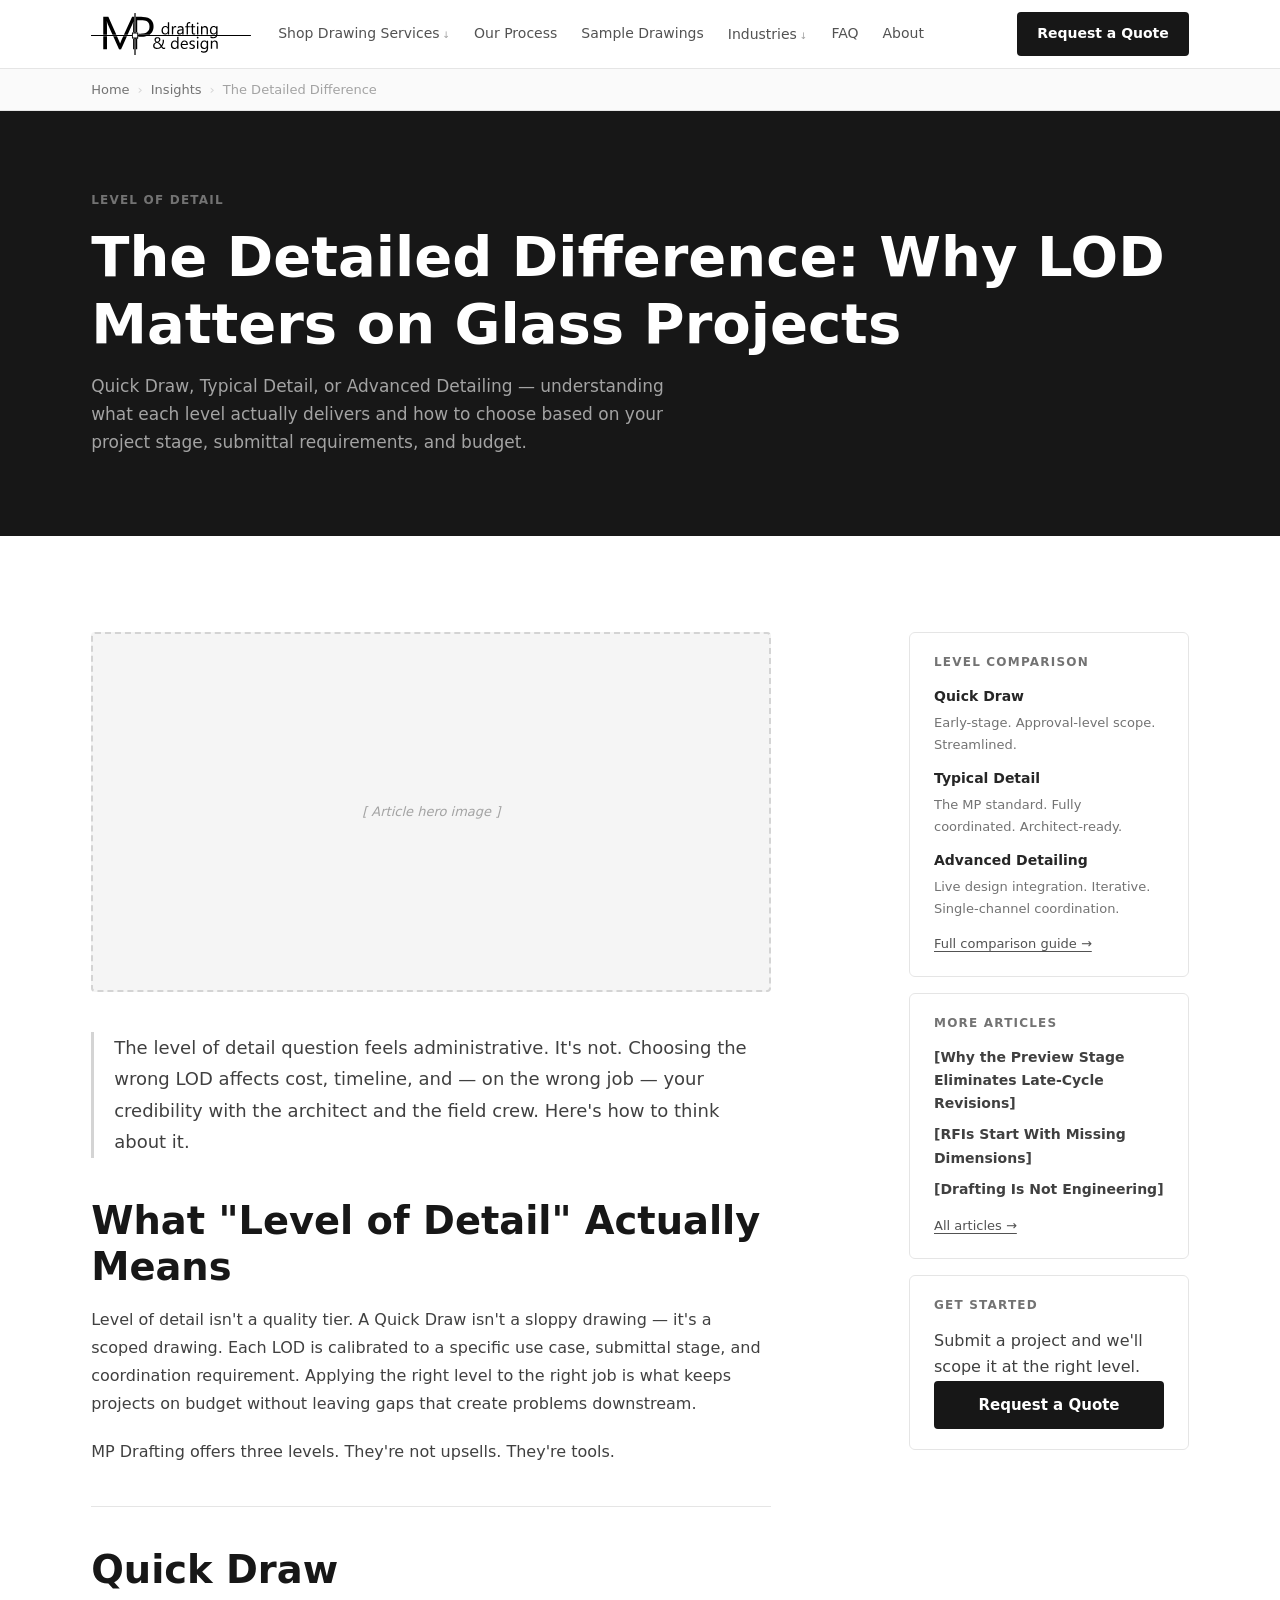
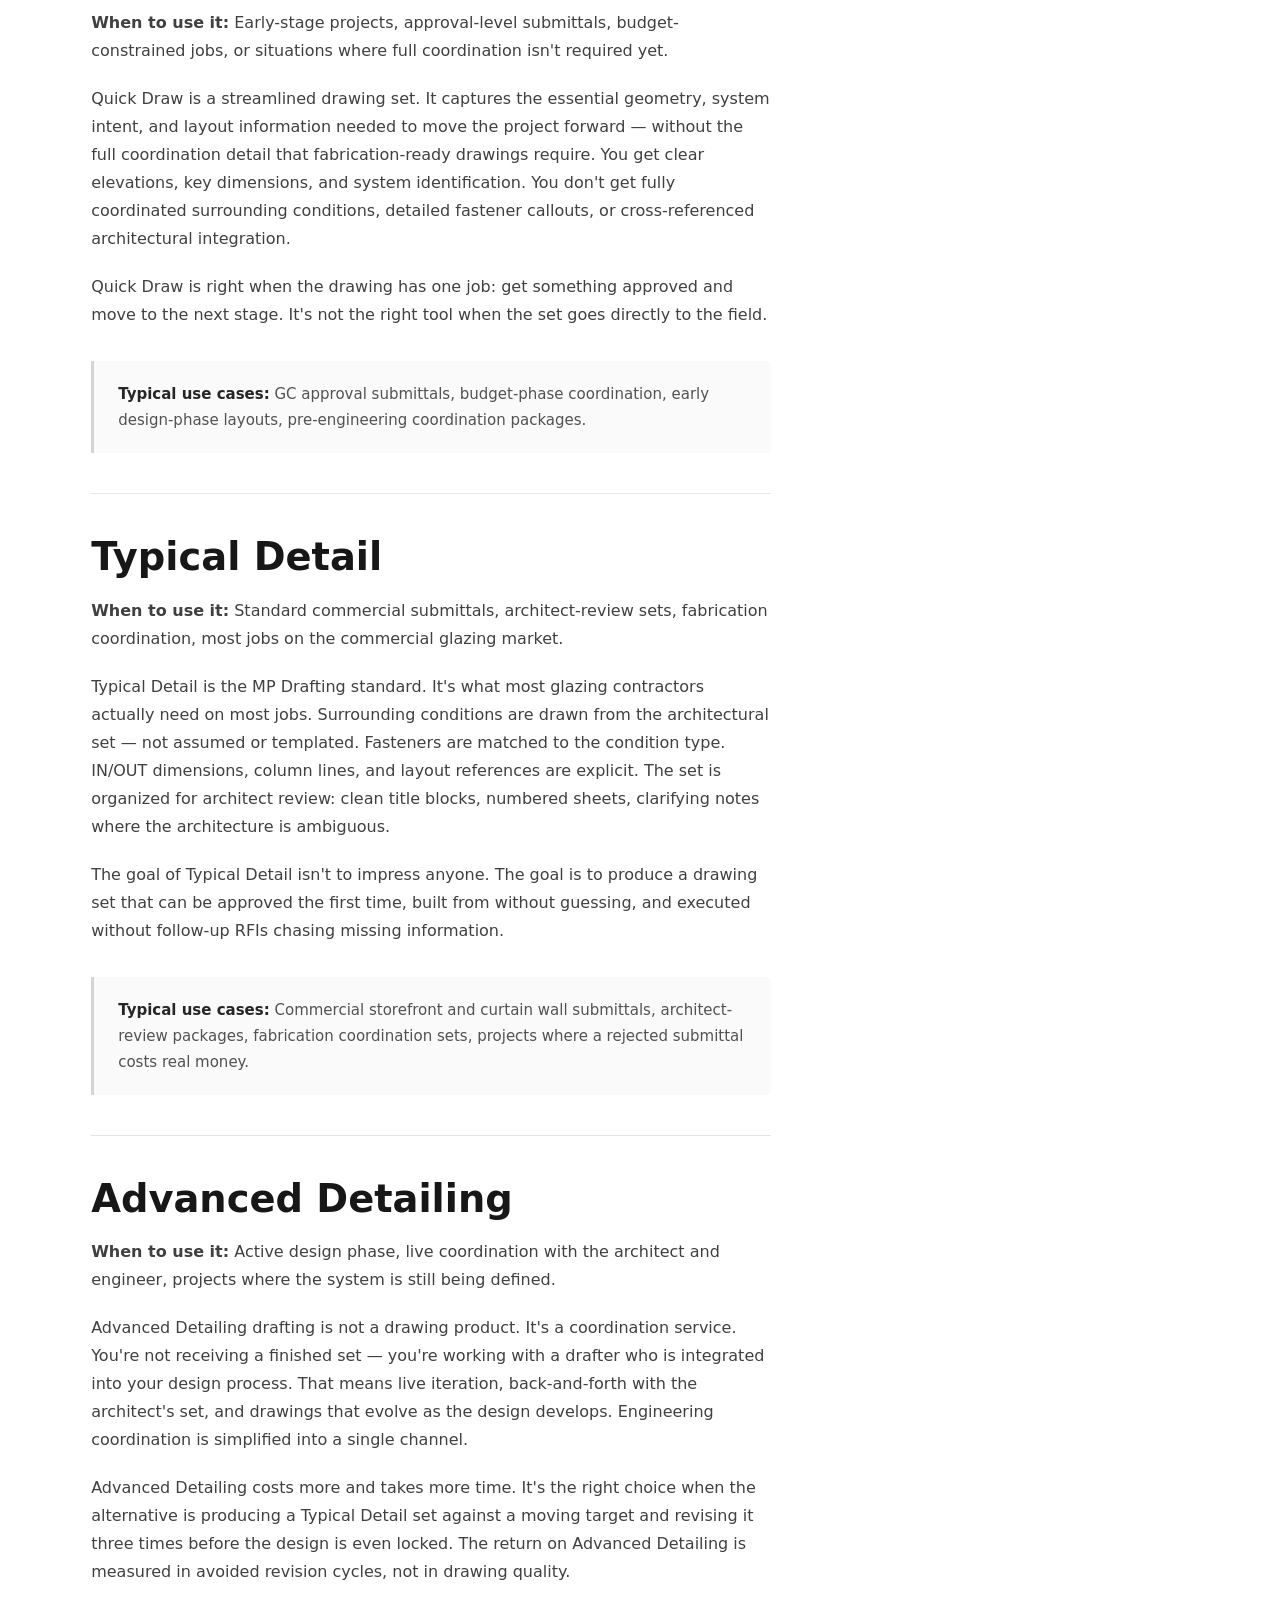
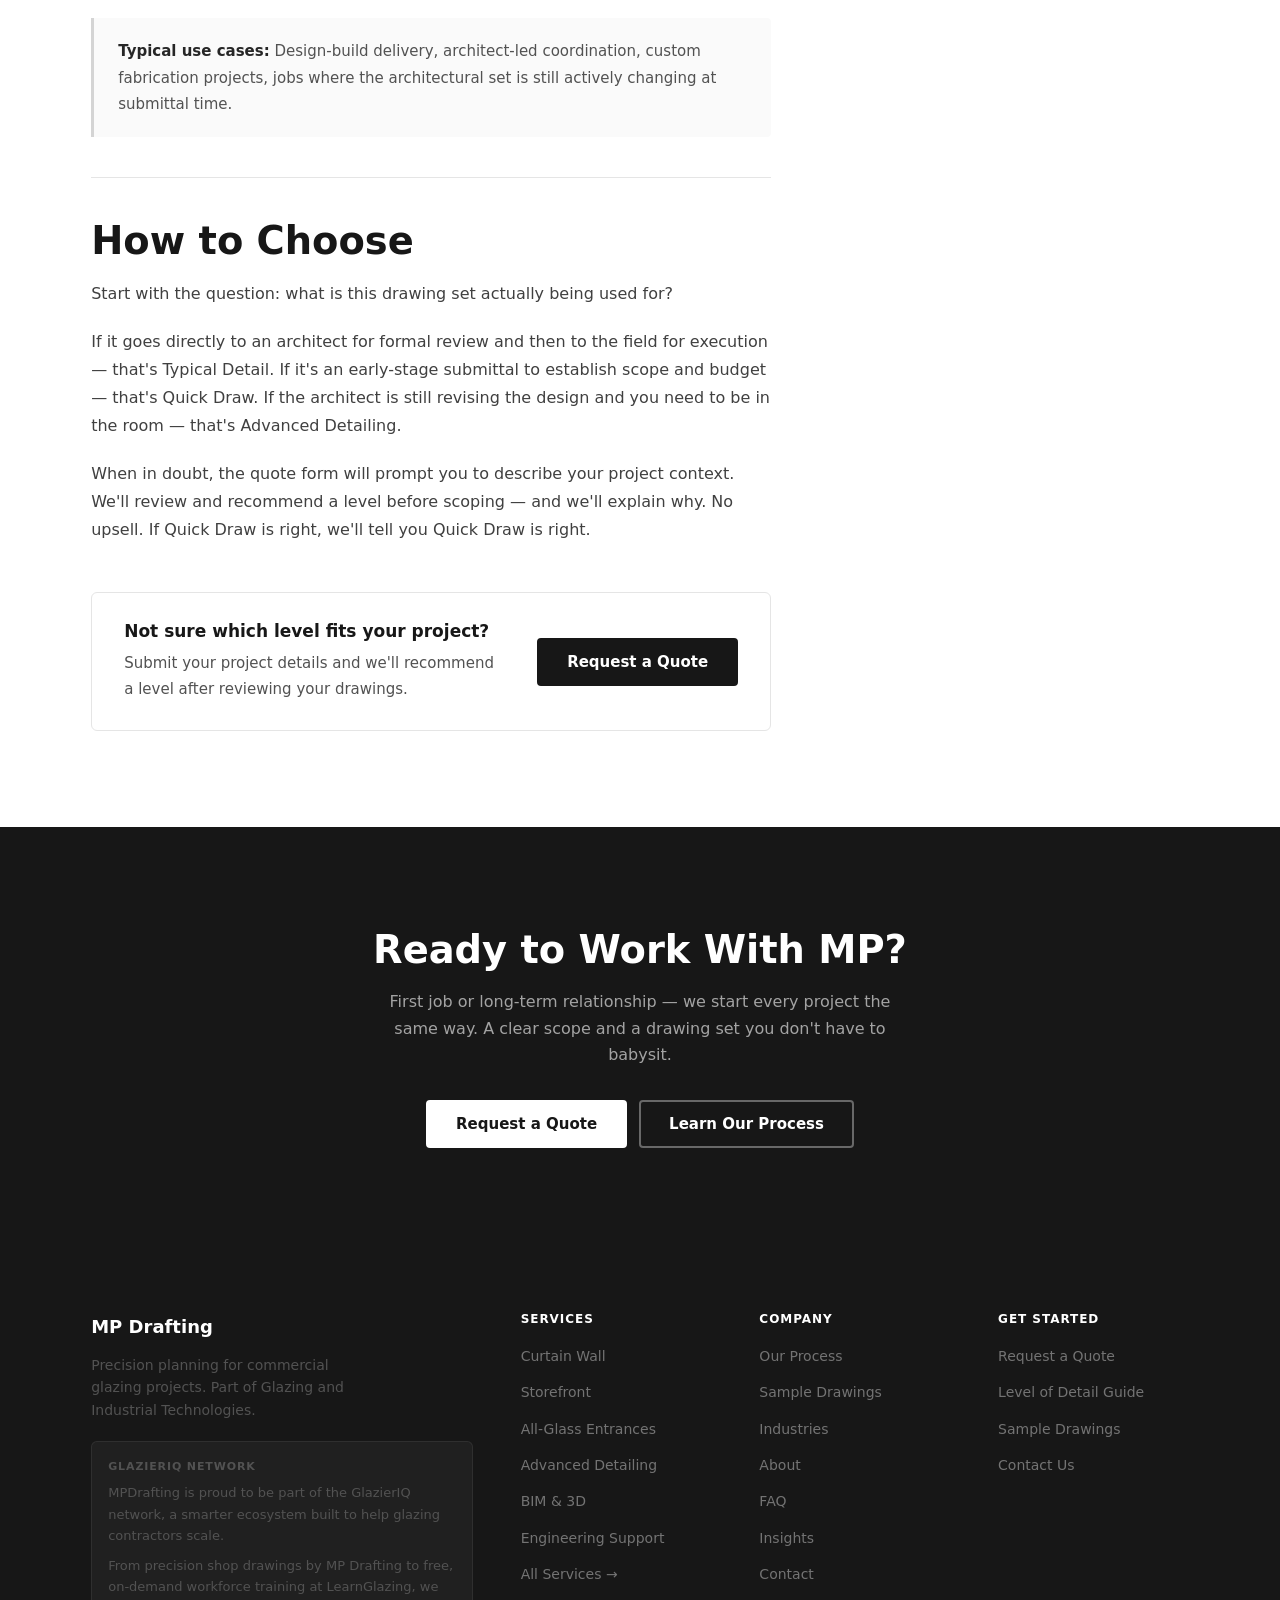
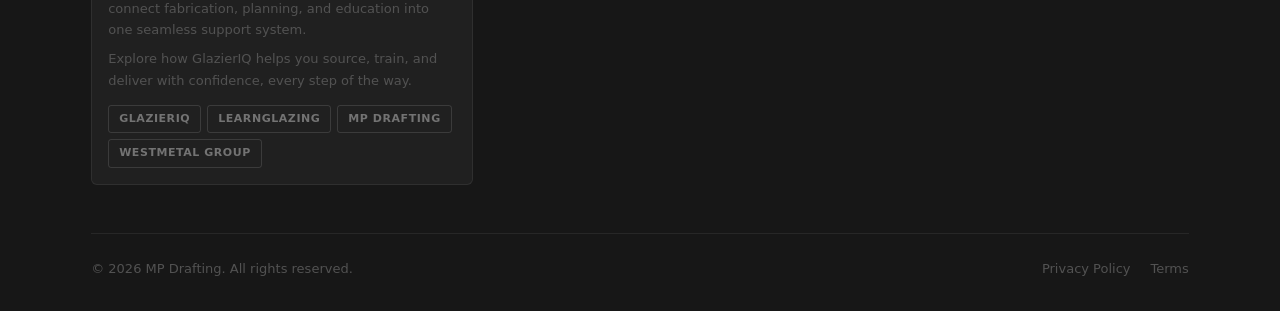
<file: mp-drafting/insights/the-detailed-difference/index.html>
<!DOCTYPE html>
<html lang="en">
<head>
  <meta charset="UTF-8">
  <meta name="viewport" content="width=device-width, initial-scale=1.0">
  <title>The Detailed Difference: Why LOD Matters on Glass Projects — MP Drafting</title>
  <link rel="stylesheet" href="../../css/wireframe.css">
  <link rel="stylesheet" href="../../css/global.css">
</head>
<body>

<div id="nav"></div>

<div class="breadcrumb-bar">
  <div class="container">
    <nav class="breadcrumb">
      <a href="../../">Home</a>
      <span class="breadcrumb-sep">›</span>
      <a href="../">Insights</a>
      <span class="breadcrumb-sep">›</span>
      <span>The Detailed Difference</span>
    </nav>
  </div>
</div>

<!-- ARTICLE HEADER -->
<header class="page-header">
  <div class="container">
    <div class="label">Level of Detail</div>
    <h1>The Detailed Difference: Why LOD Matters on Glass Projects</h1>
    <p class="mw-640">Quick Draw, Typical Detail, or Advanced Detailing — understanding what each level actually delivers and how to choose based on your project stage, submittal requirements, and budget.</p>
  </div>
</header>

<!-- ARTICLE BODY -->
<section class="section">
  <div class="container">
    <div class="article-layout">

      <!-- Article content -->
      <div class="article-body">

        <div class="article-hero-img placeholder mb-40">[ Article hero image ]</div>

        <p class="article-lede">The level of detail question feels administrative. It's not. Choosing the wrong LOD affects cost, timeline, and — on the wrong job — your credibility with the architect and the field crew. Here's how to think about it.</p>

        <h2>What "Level of Detail" Actually Means</h2>
        <p>Level of detail isn't a quality tier. A Quick Draw isn't a sloppy drawing — it's a scoped drawing. Each LOD is calibrated to a specific use case, submittal stage, and coordination requirement. Applying the right level to the right job is what keeps projects on budget without leaving gaps that create problems downstream.</p>
        <p>MP Drafting offers three levels. They're not upsells. They're tools.</p>

        <hr class="article-rule">

        <h2>Quick Draw</h2>
        <p><strong>When to use it:</strong> Early-stage projects, approval-level submittals, budget-constrained jobs, or situations where full coordination isn't required yet.</p>
        <p>Quick Draw is a streamlined drawing set. It captures the essential geometry, system intent, and layout information needed to move the project forward — without the full coordination detail that fabrication-ready drawings require. You get clear elevations, key dimensions, and system identification. You don't get fully coordinated surrounding conditions, detailed fastener callouts, or cross-referenced architectural integration.</p>
        <p>Quick Draw is right when the drawing has one job: get something approved and move to the next stage. It's not the right tool when the set goes directly to the field.</p>

        <div class="article-callout">
          <p><strong>Typical use cases:</strong> GC approval submittals, budget-phase coordination, early design-phase layouts, pre-engineering coordination packages.</p>
        </div>

        <hr class="article-rule">

        <h2>Typical Detail</h2>
        <p><strong>When to use it:</strong> Standard commercial submittals, architect-review sets, fabrication coordination, most jobs on the commercial glazing market.</p>
        <p>Typical Detail is the MP Drafting standard. It's what most glazing contractors actually need on most jobs. Surrounding conditions are drawn from the architectural set — not assumed or templated. Fasteners are matched to the condition type. IN/OUT dimensions, column lines, and layout references are explicit. The set is organized for architect review: clean title blocks, numbered sheets, clarifying notes where the architecture is ambiguous.</p>
        <p>The goal of Typical Detail isn't to impress anyone. The goal is to produce a drawing set that can be approved the first time, built from without guessing, and executed without follow-up RFIs chasing missing information.</p>

        <div class="article-callout">
          <p><strong>Typical use cases:</strong> Commercial storefront and curtain wall submittals, architect-review packages, fabrication coordination sets, projects where a rejected submittal costs real money.</p>
        </div>

        <hr class="article-rule">

        <h2>Advanced Detailing</h2>
        <p><strong>When to use it:</strong> Active design phase, live coordination with the architect and engineer, projects where the system is still being defined.</p>
        <p>Advanced Detailing drafting is not a drawing product. It's a coordination service. You're not receiving a finished set — you're working with a drafter who is integrated into your design process. That means live iteration, back-and-forth with the architect's set, and drawings that evolve as the design develops. Engineering coordination is simplified into a single channel.</p>
        <p>Advanced Detailing costs more and takes more time. It's the right choice when the alternative is producing a Typical Detail set against a moving target and revising it three times before the design is even locked. The return on Advanced Detailing is measured in avoided revision cycles, not in drawing quality.</p>

        <div class="article-callout">
          <p><strong>Typical use cases:</strong> Design-build delivery, architect-led coordination, custom fabrication projects, jobs where the architectural set is still actively changing at submittal time.</p>
        </div>

        <hr class="article-rule">

        <h2>How to Choose</h2>
        <p>Start with the question: what is this drawing set actually being used for?</p>
        <p>If it goes directly to an architect for formal review and then to the field for execution — that's Typical Detail. If it's an early-stage submittal to establish scope and budget — that's Quick Draw. If the architect is still revising the design and you need to be in the room — that's Advanced Detailing.</p>
        <p>When in doubt, the quote form will prompt you to describe your project context. We'll review and recommend a level before scoping — and we'll explain why. No upsell. If Quick Draw is right, we'll tell you Quick Draw is right.</p>

        <!-- CTA inline -->
        <div class="inline-cta">
          <div class="inline-cta__body">
            <h4>Not sure which level fits your project?</h4>
            <p>Submit your project details and we'll recommend a level after reviewing your drawings.</p>
          </div>
          <a href="../../request-quote/" class="btn btn--primary">Request a Quote</a>
        </div>

      </div>

      <!-- Sidebar -->
      <div class="article-sidebar">

        <div class="card--sm mb-sm">
          <div class="label mb-12">Level Comparison</div>
          <div class="level-summary">
            <div>
              <div class="level-summary__name">Quick Draw</div>
              <div class="level-summary__desc">Early-stage. Approval-level scope. Streamlined.</div>
            </div>
            <div>
              <div class="level-summary__name">Typical Detail</div>
              <div class="level-summary__desc">The MP standard. Fully coordinated. Architect-ready.</div>
            </div>
            <div>
              <div class="level-summary__name">Advanced Detailing</div>
              <div class="level-summary__desc">Live design integration. Iterative. Single-channel coordination.</div>
            </div>
          </div>
          <a href="../../shop-drawing-services/level-of-detail-options/" class="link link--muted link--sm link--inline">Full comparison guide →</a>
        </div>

        <div class="card--sm mb-sm">
          <div class="label mb-12">More Articles</div>
          <div class="sidebar__links">
            <a href="#">[Why the Preview Stage Eliminates Late-Cycle Revisions]</a>
            <a href="#">[RFIs Start With Missing Dimensions]</a>
            <a href="#">[Drafting Is Not Engineering]</a>
          </div>
          <a href="../" class="link link--muted link--sm link--inline">All articles →</a>
        </div>

        <div class="card--sm">
          <div class="label mb-12">Get Started</div>
          <p class="mw-none">Submit a project and we'll scope it at the right level.</p>
          <a href="../../request-quote/" class="btn btn--primary btn--block">Request a Quote</a>
        </div>

      </div>

    </div>
  </div>
</section>

<!-- CTA -->
<section class="cta-banner">
  <div class="container">
    <h2>Ready to Work With MP?</h2>
    <p>First job or long-term relationship — we start every project the same way. A clear scope and a drawing set you don't have to babysit.</p>
    <div class="btn-group">
      <a href="../../request-quote/" class="btn btn--white">Request a Quote</a>
      <a href="../../our-process/" class="btn btn--ghost">Learn Our Process</a>
    </div>
  </div>
</section>

<div id="footer"></div>

<script>window.MP_BASE = '../../';</script>
<script src="../../js/components.js"></script>
<script src="../../js/main.js"></script>
</body>
</html>
</file>
<file: mp-drafting/css/wireframe.css>
/* ============================================================
   MP Drafting — Grayscale Wireframe Stylesheet
   ============================================================ */

:root {
  --gray-50:  #fafafa;
  --gray-100: #f5f5f5;
  --gray-200: #e5e5e5;
  --gray-300: #d4d4d4;
  --gray-400: #a3a3a3;
  --gray-500: #737373;
  --gray-600: #525252;
  --gray-700: #404040;
  --gray-800: #262626;
  --gray-900: #171717;
  --white:    #ffffff;

  --font: system-ui, -apple-system, 'Segoe UI', Helvetica, Arial, sans-serif;
  --max-w: 1200px;
  --gap: 32px;
  --section-y: clamp(56px, 8vw, 96px);
  --container-x: clamp(24px, 4vw, 80px);
}

/* Reset */
*, *::before, *::after { box-sizing: border-box; margin: 0; padding: 0; }
html { scroll-behavior: smooth; font-size: 16px; }
body { font-family: var(--font); color: var(--gray-700); background: var(--white); line-height: 1.65; }
img  { max-width: 100%; display: block; }
a    { color: inherit; text-decoration: none; }
ul   { list-style: none; }
button, input, textarea, select { font: inherit; }

/* Typography */
h1, h2, h3, h4, h5 { color: var(--gray-900); font-weight: 700; line-height: 1.2; }
h1 { font-size: clamp(2rem, 4.5vw, 3.5rem); }
h2 { font-size: clamp(1.5rem, 3vw, 2.5rem); }
h3 { font-size: clamp(1.1rem, 2vw, 1.45rem); }
h4 { font-size: 1.0625rem; }
h5 { font-size: 0.9375rem; }
p  { max-width: 68ch; }

.label {
  font-size: 0.75rem;
  font-weight: 700;
  letter-spacing: 0.1em;
  text-transform: uppercase;
  color: var(--gray-500);
  display: block;
}

/* Layout */
.container {
  max-width: var(--max-w);
  margin: 0 auto;
  padding: 0 var(--container-x);
}
.section       { padding: var(--section-y) 0; }
.section--gray { background: var(--gray-50); }
.section--mid  { background: var(--gray-100); }
.section--dark { background: var(--gray-900); }
.section--dark h1,
.section--dark h2,
.section--dark h3 { color: var(--white); }
.section--dark p   { color: var(--gray-300); }
.section--dark .label { color: var(--gray-500); }

/* Grid */
.grid    { display: grid; gap: var(--gap); }
.grid--2 { grid-template-columns: repeat(2, 1fr); }
.grid--3 { grid-template-columns: repeat(3, 1fr); }
.grid--4 { grid-template-columns: repeat(4, 1fr); }
.grid--auto { grid-template-columns: repeat(auto-fit, minmax(260px, 1fr)); }

@media (max-width: 900px) {
  .grid--3 { grid-template-columns: repeat(2, 1fr); }
  .grid--4 { grid-template-columns: repeat(2, 1fr); }
}
@media (max-width: 580px) {
  .grid--2, .grid--3, .grid--4 { grid-template-columns: 1fr; }
}

/* Spacing */
.mt-xs { margin-top: 8px; }
.mt-sm { margin-top: 16px; }
.mt-md { margin-top: 28px; }
.mt-lg { margin-top: 48px; }
.mb-sm { margin-bottom: 16px; }
.mb-md { margin-bottom: 28px; }
.mb-lg { margin-bottom: 48px; }

.section-header { margin-bottom: 48px; }
.section-header .label { margin-bottom: 12px; }
.section-header h2 { margin-bottom: 14px; }
.section-header > p { color: var(--gray-600); }

.text-center { text-align: center; }
.text-center p { margin-left: auto; margin-right: auto; }

.divider { height: 1px; background: var(--gray-200); }

/* Placeholder blocks */
.placeholder {
  background: var(--gray-100);
  border: 2px dashed var(--gray-300);
  border-radius: 4px;
  display: flex;
  align-items: center;
  justify-content: center;
  color: var(--gray-400);
  font-size: 0.8125rem;
  font-style: italic;
  text-align: center;
  padding: 20px;
}
.placeholder--xs { height: 120px; }
.placeholder--sm { height: 180px; }
.placeholder--md { height: 260px; }
.placeholder--lg { height: 360px; }
.placeholder--xl { height: 460px; }

/* Wireframe annotation */
.wf-note {
  display: inline-block;
  font-size: 0.6875rem;
  background: #fffbeb;
  border: 1px solid #fcd34d;
  color: #92400e;
  padding: 2px 8px;
  border-radius: 3px;
  font-style: italic;
  margin-bottom: 10px;
}

/* ── Navigation ── */
.site-nav {
  position: sticky;
  top: 0;
  z-index: 100;
  background: var(--white);
  border-bottom: 1px solid var(--gray-200);
}
.nav-inner {
  max-width: var(--max-w);
  margin: 0 auto;
  padding: 0 var(--container-x);
  height: 68px;
  display: flex;
  align-items: center;
  justify-content: space-between;
  gap: 16px;
}
.nav-logo {
  font-size: 1.125rem;
  font-weight: 700;
  color: var(--gray-900);
  letter-spacing: -0.02em;
  white-space: nowrap;
  flex-shrink: 0;

  img {
    width: 160px;
  }
}
.nav-logo span { color: var(--gray-400); font-weight: 400; }

.nav-center { display: flex; align-items: center; gap: 2px; flex: 1; }

.nav-link {
  font-size: 0.875rem;
  font-weight: 500;
  color: var(--gray-600);
  padding: 8px 11px;
  border-radius: 4px;
  white-space: nowrap;
  transition: background 0.15s, color 0.15s;
}
.nav-link:hover { background: var(--gray-100); color: var(--gray-900); }

.dropdown-wrapper { position: relative; }
.dropdown-wrapper > .nav-link::after { content: ' ↓'; font-size: 0.65em; opacity: 0.55; }

.dropdown {
  display: none;
  position: absolute;
  top: calc(100% + 4px);
  left: 0;
  background: var(--white);
  border: 1px solid var(--gray-200);
  border-radius: 6px;
  box-shadow: 0 8px 24px rgba(0,0,0,0.10);
  min-width: 240px;
  padding: 8px;
  z-index: 200;
}
.dropdown a {
  display: block;
  padding: 9px 12px;
  font-size: 0.875rem;
  color: var(--gray-600);
  border-radius: 4px;
  transition: background 0.1s, color 0.1s;
}
.dropdown a:hover { background: var(--gray-50); color: var(--gray-900); }
.dropdown-wrapper:hover .dropdown { display: block; }

/* ── Mega Menu (Shop Drawing Services) ── */
/* align-self: stretch fills the full 68px nav height so the cursor
   stays inside .mega-wrapper all the way to the nav's bottom edge,
   leaving no gap between wrapper and the fixed mega menu below it. */
.mega-wrapper {
  position: static;
  align-self: stretch;
  display: flex;
  align-items: center;
}
.mega-wrapper > .nav-link::after { content: ' ↓'; font-size: 0.65em; opacity: 0.55; }

.mega-menu {
  display: none;
  position: fixed;
  top: 68px;
  left: 0;
  right: 0;
  background: var(--white);
  border-top: 1px solid var(--gray-200);
  border-bottom: 1px solid var(--gray-200);
  box-shadow: 0 12px 40px rgba(0,0,0,0.10);
  z-index: 200;
  padding: 32px 0;
}
.mega-menu.open { display: block; }

.mega-grid {
  display: grid;
  grid-template-columns: 1fr 1fr 260px;
  gap: 40px;
  align-items: start;
}

.mega-col-label {
  font-size: 0.6875rem;
  font-weight: 700;
  letter-spacing: 0.1em;
  text-transform: uppercase;
  color: var(--gray-400);
  margin-bottom: 12px;
  display: block;
}

.mega-col a {
  display: flex;
  align-items: center;
  gap: 8px;
  padding: 9px 0;
  font-size: 0.9rem;
  color: var(--gray-700);
  border-bottom: 1px solid var(--gray-100);
  transition: color 0.15s;
}
.mega-col a:last-child { border-bottom: none; }
.mega-col a:hover { color: var(--gray-900); }
.mega-col a::before {
  content: '→';
  font-size: 0.7rem;
  color: var(--gray-300);
  flex-shrink: 0;
  transition: color 0.15s, transform 0.15s;
}
.mega-col a:hover::before { color: var(--gray-600); transform: translateX(2px); }

.mega-panel-inner {
  background: var(--gray-900);
  border-radius: 6px;
  padding: 24px;
}
.mega-panel-inner .mega-col-label { color: var(--gray-600); }
.mega-panel-inner h4 { color: var(--white); font-size: 1rem; margin-bottom: 8px; }
.mega-panel-inner p  { color: var(--gray-500); font-size: 0.875rem; max-width: none; margin-bottom: 16px; line-height: 1.55; }
.mega-panel-inner a  {
  display: block;
  color: var(--gray-400);
  font-size: 0.875rem;
  padding: 7px 0;
  border-bottom: 1px solid rgba(255,255,255,0.06);
  transition: color 0.15s;
}
.mega-panel-inner a:hover { color: var(--white); }
.mega-panel-cta {
  margin-top: 16px;
  display: block !important;
  background: var(--white) !important;
  color: var(--gray-900) !important;
  border-radius: 4px;
  padding: 10px 16px !important;
  font-weight: 700 !important;
  text-align: center;
  font-size: 0.875rem !important;
  border-bottom: none !important;
}
.mega-panel-cta:hover { background: var(--gray-100) !important; }

.nav-cta {
  font-size: 0.875rem;
  font-weight: 600;
  background: var(--gray-900);
  color: var(--white);
  padding: 10px 20px;
  border-radius: 4px;
  white-space: nowrap;
  flex-shrink: 0;
  transition: background 0.15s;
}
.nav-cta:hover { background: var(--gray-700); }

.nav-hamburger {
  display: none;
  background: none;
  border: none;
  cursor: pointer;
  padding: 8px;
  color: var(--gray-700);
  flex-shrink: 0;
}

.mobile-nav {
  display: none;
  position: fixed;
  top: 68px; left: 0; right: 0; bottom: 0;
  background: var(--white);
  border-top: 1px solid var(--gray-200);
  overflow-y: auto;
  z-index: 99;
  padding: 16px var(--container-x) 40px;
}
.mobile-nav.open { display: block; }
.mobile-nav-section { margin-bottom: 8px; }
.mobile-section-label {
  font-size: 0.6875rem;
  font-weight: 700;
  letter-spacing: 0.08em;
  text-transform: uppercase;
  color: var(--gray-400);
  padding: 16px 0 6px;
  display: block;
}
.mobile-nav a {
  display: block;
  padding: 11px 0;
  font-size: 0.9375rem;
  font-weight: 500;
  color: var(--gray-700);
  border-bottom: 1px solid var(--gray-100);
}
.mobile-nav a:hover { color: var(--gray-900); }
.mobile-nav-cta {
  display: block;
  margin-top: 20px;
  background: var(--gray-900);
  color: var(--white) !important;
  text-align: center;
  padding: 14px 20px !important;
  border-radius: 4px;
  font-weight: 600 !important;
  border-bottom: none !important;
}

@media (max-width: 960px) {
  .nav-center, .nav-cta { display: none; }
  .nav-hamburger { display: block; }
}

/* ── Buttons ── */
.btn {
  display: inline-block;
  font-size: 0.9375rem;
  font-weight: 600;
  padding: 13px 28px;
  border-radius: 4px;
  cursor: pointer;
  border: 2px solid transparent;
  text-align: center;
  transition: background 0.15s, color 0.15s, border-color 0.15s;
  line-height: 1.2;
  box-sizing: border-box;
  font-family: inherit;
  vertical-align: middle;
  text-decoration: none;
}
.btn--primary   { background: var(--gray-900); color: var(--white); border-color: var(--gray-900); }
.btn--primary:hover { background: var(--gray-700); border-color: var(--gray-700); }
.btn--secondary { background: transparent; color: var(--gray-800); border-color: var(--gray-300); }
.btn--secondary:hover { border-color: var(--gray-700); color: var(--gray-900); }
.btn--ghost     { background: transparent; color: var(--white); border-color: rgba(255,255,255,0.35); }
.btn--ghost:hover { border-color: var(--white); }
.btn--white     { background: var(--white); color: var(--gray-900); border-color: var(--white); }
.btn--white:hover { background: var(--gray-100); }
.btn--sm        { font-size: 0.875rem; padding: 9px 18px; }
.btn-group      { display: flex; gap: 12px; flex-wrap: wrap; }

/* ── Page Header ── */
.page-header {
  background: var(--gray-900);
  padding: clamp(48px, 8vw, 80px) 0;
}
.page-header .label { color: var(--gray-500); margin-bottom: 12px; }
.page-header h1 { color: var(--white); margin-bottom: 14px; }
.page-header p  { color: var(--gray-400); font-size: 1.0625rem; max-width: 600px; }

/* ── Hero ── */
.hero { background: var(--gray-900); padding: clamp(80px, 12vw, 140px) 0; }
.hero .label    { color: var(--gray-500); margin-bottom: 16px; }
.hero h1        { color: var(--white); margin-bottom: 20px; }
.hero .hero-sub { color: var(--gray-300); font-size: 1.125rem; max-width: 600px; margin-bottom: 36px; }

/* ── Breadcrumb ── */
.breadcrumb-bar {
  background: var(--gray-50);
  border-bottom: 1px solid var(--gray-200);
  padding: 10px 0;
}
.breadcrumb { font-size: 0.8125rem; color: var(--gray-400); display: flex; align-items: center; flex-wrap: wrap; }
.breadcrumb a { color: var(--gray-500); }
.breadcrumb a:hover { color: var(--gray-700); }
.breadcrumb-sep { margin: 0 8px; color: var(--gray-300); }

/* ── Trust Strip ── */
.trust-strip { background: var(--gray-100); border-bottom: 1px solid var(--gray-200); padding: 28px 0; }
.trust-items { display: flex; gap: 40px; flex-wrap: wrap; justify-content: center; }
.trust-item { text-align: center; }
.trust-item-value { font-size: 1.5rem; font-weight: 800; color: var(--gray-900); display: block; letter-spacing: -0.02em; }
.trust-item-label { font-size: 0.8125rem; color: var(--gray-500); }

/* ── Cards ── */
.card {
  background: var(--white);
  border: 1px solid var(--gray-200);
  border-radius: 6px;
  padding: 28px;
  display: flex;
  flex-direction: column;
}
.card-badge {
  display: inline-block;
  font-size: 0.6875rem;
  font-weight: 700;
  letter-spacing: 0.08em;
  text-transform: uppercase;
  padding: 4px 10px;
  border-radius: 3px;
  margin-bottom: 14px;
}
.card-badge--l1 { background: var(--gray-100); color: var(--gray-600); }
.card-badge--l2 { background: var(--gray-200); color: var(--gray-700); }
.card-badge--l3 { background: var(--gray-900); color: var(--white); }

.card h3      { font-size: 1.125rem; margin-bottom: 10px; }
.card > p     { color: var(--gray-600); font-size: 0.9375rem; margin-bottom: 16px; max-width: none; }
.card ul      { color: var(--gray-600); font-size: 0.875rem; padding-left: 16px; list-style: disc; }
.card ul li   { margin-bottom: 6px; }
.card-footer  { margin-top: auto; padding-top: 20px; border-top: 1px solid var(--gray-100); display: flex; gap: 8px; flex-wrap: wrap; }

/* Service card */
.service-card {
  border: 1px solid var(--gray-200);
  border-radius: 6px;
  overflow: hidden;
  transition: border-color 0.15s, box-shadow 0.15s;
  display: flex;
  flex-direction: column;
}
.service-card:hover { border-color: var(--gray-400); box-shadow: 0 4px 16px rgba(0,0,0,0.07); }
.service-card-img {
  background: var(--gray-100);
  border-bottom: 1px solid var(--gray-200);
  height: 160px;
  display: flex; align-items: center; justify-content: center;
  color: var(--gray-400); font-style: italic; font-size: 0.8125rem;
}
.service-card-body { padding: 20px; flex: 1; display: flex; flex-direction: column; }
.service-card-body h3 { font-size: 1rem; margin-bottom: 8px; }
.service-card-body p  { font-size: 0.875rem; color: var(--gray-500); max-width: none; flex: 1; }
.service-card-link { font-size: 0.875rem; font-weight: 600; color: var(--gray-700); margin-top: 14px; display: inline-block; }
.service-card-link:hover { color: var(--gray-900); }

/* Feature list */
.feature-list { display: flex; flex-direction: column; gap: 20px; }
.feature-item { display: flex; gap: 16px; align-items: flex-start; }
.feature-icon {
  width: 36px; height: 36px;
  background: var(--gray-200); border-radius: 4px;
  flex-shrink: 0; display: flex; align-items: center; justify-content: center;
  font-size: 1rem; color: var(--gray-700);
}
.feature-text h4 { font-size: 0.9375rem; color: var(--gray-800); margin-bottom: 4px; }
.feature-text p  { font-size: 0.875rem; color: var(--gray-500); max-width: none; }

/* Split layout */
.split { display: grid; grid-template-columns: 1fr 1fr; gap: 64px; align-items: start; }
@media (max-width: 768px) { .split { grid-template-columns: 1fr; gap: 40px; } }
.split--60 { grid-template-columns: 1.5fr 1fr; }
@media (max-width: 768px) { .split--60 { grid-template-columns: 1fr; } }

/* Highlight box */
.highlight-box {
  background: var(--gray-50);
  border-left: 3px solid var(--gray-400);
  padding: 20px 24px;
  border-radius: 0 4px 4px 0;
}
.highlight-box p { color: var(--gray-600); font-size: 0.9375rem; max-width: none; }

/* Process steps (horizontal) */
.process-steps { display: flex; }
.process-step { flex: 1; padding: 24px 20px; border-top: 3px solid var(--gray-200); }
.step-number  { font-size: 2rem; font-weight: 800; color: var(--gray-200); line-height: 1; margin-bottom: 10px; }
.step-title   { font-size: 0.9375rem; font-weight: 700; color: var(--gray-800); margin-bottom: 6px; }
.step-desc    { font-size: 0.8125rem; color: var(--gray-500); max-width: none; }
@media (max-width: 700px) {
  .process-steps { flex-direction: column; }
  .process-step { border-top: none; border-left: 3px solid var(--gray-200); }
}

/* Process timeline (vertical, Our Process page) */
.process-timeline { position: relative; }
.process-block {
  display: grid;
  grid-template-columns: 64px 1fr;
  gap: 28px;
  padding-bottom: 56px;
  position: relative;
}
.process-block:last-child { padding-bottom: 0; }
.process-block::before {
  content: '';
  position: absolute;
  left: 24px; top: 52px; bottom: 0;
  width: 2px; background: var(--gray-200);
  transition: background 0.35s;
}
.process-block:last-child::before { display: none; }

/* Active / done states (set by scroll observer on our-process page) */
.process-block.is-active .process-num {
  background: var(--gray-900);
  border-color: var(--gray-900);
  color: var(--white);
}
.process-block.is-done .process-num {
  background: var(--gray-900);
  border-color: var(--gray-900);
  color: var(--white);
}
.process-block.is-done::before { background: var(--gray-900); }
.process-num {
  width: 48px; height: 48px;
  border: 2px solid var(--gray-300); border-radius: 50%;
  display: flex; align-items: center; justify-content: center;
  font-weight: 700; font-size: 0.9375rem;
  color: var(--gray-500); background: var(--white); flex-shrink: 0; margin-top: 2px;
  transition: background 0.35s, border-color 0.35s, color 0.35s;
  position: relative; z-index: 1;
}
.process-content h3  { font-size: 1.125rem; margin-bottom: 10px; }
.process-content p   { color: var(--gray-600); font-size: 0.9375rem; }
.process-content ul  { color: var(--gray-600); font-size: 0.875rem; padding-left: 18px; list-style: disc; margin-top: 10px; }
.process-content ul li { margin-bottom: 6px; }
.process-callout {
  background: var(--gray-50);
  border: 1px solid var(--gray-200);
  border-radius: 6px;
  padding: 16px 20px;
  margin-top: 14px;
  font-size: 0.875rem;
  color: var(--gray-600);
}

/* Anchor nav (Our Process) */
.anchor-nav {
  position: sticky; top: 68px;
  background: var(--white); border-bottom: 1px solid var(--gray-200);
  z-index: 50; overflow-x: auto;
}
.anchor-nav-inner {
  max-width: var(--max-w); margin: 0 auto; padding: 0 var(--container-x);
  display: flex; white-space: nowrap;
}
.anchor-nav a {
  display: inline-block; padding: 14px 18px;
  font-size: 0.875rem; font-weight: 500;
  color: var(--gray-500); border-bottom: 2px solid transparent;
  transition: color 0.15s, border-color 0.15s;
}
.anchor-nav a:hover  { color: var(--gray-800); border-bottom-color: var(--gray-300); }
.anchor-nav a.active { color: var(--gray-900); border-bottom-color: var(--gray-900); font-weight: 600; }

/* FAQ */
.faq-list { display: flex; flex-direction: column; }
.faq-item { border-bottom: 1px solid var(--gray-200); }
.faq-question {
  width: 100%; background: none; border: none; text-align: left;
  padding: 20px 0; font-size: 1rem; font-weight: 600;
  color: var(--gray-800); cursor: pointer;
  display: flex; justify-content: space-between; align-items: center; gap: 20px;
  transition: color 0.15s;
}
.faq-question:hover { color: var(--gray-900); }
.faq-icon { font-size: 1.25rem; color: var(--gray-400); flex-shrink: 0; transition: transform 0.2s; line-height: 1; }
.faq-item.open .faq-icon { transform: rotate(45deg); }
.faq-answer { display: none; padding-bottom: 22px; color: var(--gray-600); font-size: 0.9375rem; max-width: 72ch; line-height: 1.7; }
.faq-item.open .faq-answer { display: block; }

/* Tabs */
.tab-list { display: flex; gap: 8px; flex-wrap: wrap; margin-bottom: 32px; }
.tab-btn {
  font-size: 0.875rem; font-weight: 600; padding: 8px 18px;
  border: 1.5px solid var(--gray-200); border-radius: 4px;
  background: none; color: var(--gray-500); cursor: pointer; transition: all 0.15s;
}
.tab-btn:hover { border-color: var(--gray-400); color: var(--gray-700); }
.tab-btn.active { background: var(--gray-900); color: var(--white); border-color: var(--gray-900); }

/* Drawing gallery */
.drawing-gallery { display: grid; grid-template-columns: repeat(auto-fill, minmax(260px, 1fr)); gap: 20px; }
.drawing-item    { border: 1px solid var(--gray-200); border-radius: 6px; overflow: hidden; }
.drawing-img     { background: var(--gray-100); height: 200px; display: flex; align-items: center; justify-content: center; color: var(--gray-400); font-style: italic; font-size: 0.8125rem; border-bottom: 1px solid var(--gray-200); }
.drawing-body    { padding: 14px 16px; }
.drawing-title   { font-size: 0.9375rem; font-weight: 600; color: var(--gray-800); margin-bottom: 4px; }
.drawing-type    { font-size: 0.8125rem; color: var(--gray-500); }

/* Forms */
.form-wrap { max-width: 720px; }

.form-progress { display: flex; margin-bottom: 40px; border: 1px solid var(--gray-200); border-radius: 4px; overflow: hidden; }
.form-step-ind {
  flex: 1; padding: 14px 20px; font-size: 0.875rem; font-weight: 600;
  color: var(--gray-400); background: var(--gray-50);
  border-bottom: 3px solid var(--gray-200); text-align: center;
}
.form-step-ind.active { color: var(--gray-900); background: var(--white); border-bottom-color: var(--gray-900); }
.form-step-ind.done   { color: var(--gray-500); border-bottom-color: var(--gray-400); }

.form-group  { margin-bottom: 24px; }
.form-label  { display: block; font-size: 0.875rem; font-weight: 600; color: var(--gray-700); margin-bottom: 8px; }
.form-label .opt { font-weight: 400; color: var(--gray-400); }

.form-input, .form-textarea, .form-select {
  width: 100%; border: 1.5px solid var(--gray-200); border-radius: 4px;
  padding: 12px 14px; font-size: 0.9375rem; color: var(--gray-800);
  background: var(--white); transition: border-color 0.15s; appearance: none;
}
.form-input:focus, .form-textarea:focus, .form-select:focus { outline: none; border-color: var(--gray-600); }
.form-textarea { resize: vertical; min-height: 110px; }

.form-row { display: grid; grid-template-columns: 1fr 1fr; gap: 20px; }
@media (max-width: 560px) { .form-row { grid-template-columns: 1fr; } }

.radio-group { display: flex; gap: 24px; flex-wrap: wrap; }
.radio-opt   { display: flex; align-items: center; gap: 8px; cursor: pointer; font-size: 0.9375rem; }
.radio-opt input { width: 18px; height: 18px; cursor: pointer; accent-color: var(--gray-800); }

.file-upload {
  border: 2px dashed var(--gray-300); border-radius: 4px;
  padding: 32px; text-align: center; cursor: pointer;
  transition: border-color 0.15s, background 0.15s;
  color: var(--gray-500); font-size: 0.9375rem;
}
.file-upload:hover { border-color: var(--gray-500); background: var(--gray-50); }
.file-upload-hint { font-size: 0.8125rem; color: var(--gray-400); margin-top: 6px; }

/* Level selection */
.level-cards { display: grid; grid-template-columns: repeat(3, 1fr); gap: 14px; margin-bottom: 32px; }
@media (max-width: 680px) { .level-cards { grid-template-columns: 1fr; } }
.level-card {
  border: 2px solid var(--gray-200); border-radius: 6px;
  padding: 20px; cursor: pointer;
  transition: border-color 0.15s, background 0.15s; position: relative;
}
.level-card:hover { border-color: var(--gray-400); }
.level-card.selected { border-color: var(--gray-900); background: var(--gray-50); }
.level-card input[type="radio"] { position: absolute; opacity: 0; pointer-events: none; }
.level-card-name { font-weight: 700; color: var(--gray-900); font-size: 0.9375rem; margin-bottom: 6px; }
.level-card-desc { font-size: 0.8125rem; color: var(--gray-500); line-height: 1.5; }

#design-build-fields { display: none; }

/* Review box */
.review-box { background: var(--gray-50); border: 1px solid var(--gray-200); border-radius: 6px; padding: 24px; margin-bottom: 28px; }
.review-box h4  { font-size: 0.9375rem; margin-bottom: 12px; color: var(--gray-800); }
.review-row     { display: flex; gap: 16px; font-size: 0.875rem; margin-bottom: 8px; }
.review-key     { color: var(--gray-500); width: 140px; flex-shrink: 0; }
.review-val     { color: var(--gray-700); }

/* GlazierIQ block */
.glazieriq-block {
  background: var(--gray-800); border-radius: 8px; padding: 40px;
  display: flex; justify-content: space-between; align-items: center; gap: 40px; flex-wrap: wrap;
}
.glazieriq-block h3   { color: var(--white); margin-bottom: 10px; }
.glazieriq-block p    { color: var(--gray-400); font-size: 0.9375rem; max-width: 520px; }
.glazieriq-label      { text-align: right; flex-shrink: 0; }
.glazieriq-label .giq-name { font-size: 1.375rem; font-weight: 700; color: var(--gray-500); letter-spacing: -0.02em; }
.glazieriq-label .giq-sub  { font-size: 0.75rem; color: var(--gray-600); margin-top: 4px; }
.glazieriq-link {
  color: var(--gray-400); font-size: 0.875rem;
  text-decoration: underline; text-underline-offset: 3px;
  margin-top: 14px; display: inline-block;
}
.glazieriq-link:hover { color: var(--gray-200); }

/* CTA Banner */
.cta-banner { background: var(--gray-900); padding: clamp(64px, 8vw, 100px) 0; text-align: center; }
.cta-banner h2 { color: var(--white); margin-bottom: 16px; }
.cta-banner p  { color: var(--gray-400); max-width: 520px; margin: 0 auto 32px; }
.cta-banner .btn-group { justify-content: center; }

/* Comparison table */
.comparison-table { width: 100%; border-collapse: collapse; }
.comparison-table thead th {
  text-align: left; padding: 12px 16px;
  font-size: 0.8125rem; font-weight: 700; text-transform: uppercase; letter-spacing: 0.06em;
  color: var(--gray-500); border-bottom: 2px solid var(--gray-200); background: var(--gray-50);
}
.comparison-table thead th:not(:first-child) { text-align: center; }
.comparison-table td { padding: 14px 16px; font-size: 0.9375rem; color: var(--gray-600); border-bottom: 1px solid var(--gray-100); }
.comparison-table td:not(:first-child) { text-align: center; }
.comparison-table tr:last-child td { border-bottom: none; }
.check { color: var(--gray-800); font-weight: 700; }
.dash  { color: var(--gray-300); }

/* Industry card */
.industry-card {
  border: 1px solid var(--gray-200); border-radius: 6px; overflow: hidden;
  transition: border-color 0.15s, box-shadow 0.15s; display: block;
}
.industry-card:hover { border-color: var(--gray-400); box-shadow: 0 4px 16px rgba(0,0,0,0.07); }
.industry-card-img  { background: var(--gray-100); height: 180px; display: flex; align-items: center; justify-content: center; color: var(--gray-400); font-style: italic; font-size: 0.8125rem; border-bottom: 1px solid var(--gray-200); }
.industry-card-body { padding: 20px; }
.industry-card-body h3 { font-size: 1rem; color: var(--gray-900); margin-bottom: 6px; }
.industry-card-body p  { font-size: 0.875rem; color: var(--gray-500); max-width: none; }
.industry-card-link    { font-size: 0.875rem; font-weight: 600; color: var(--gray-600); margin-top: 10px; display: inline-block; }

/* Footer */
.site-footer { background: var(--gray-900); color: var(--gray-400); padding: 64px 0 32px; }
.footer-grid { display: grid; grid-template-columns: 2fr 1fr 1fr 1fr; gap: 48px; margin-bottom: 48px; }
@media (max-width: 900px) { .footer-grid { grid-template-columns: 1fr 1fr; } }
@media (max-width: 480px) { .footer-grid { grid-template-columns: 1fr; } }

.footer-logo    { font-size: 1.125rem; font-weight: 700; color: var(--white); margin-bottom: 12px; }
.footer-tagline { font-size: 0.875rem; color: var(--gray-600); max-width: 260px; line-height: 1.6; }

.footer-col h5 { color: var(--white); font-size: 0.75rem; font-weight: 700; letter-spacing: 0.08em; text-transform: uppercase; margin-bottom: 16px; }
.footer-col ul { display: flex; flex-direction: column; gap: 10px; }
.footer-col ul a { font-size: 0.875rem; color: var(--gray-500); transition: color 0.15s; }
.footer-col ul a:hover { color: var(--gray-200); }

.footer-giq {
  background: rgba(255,255,255,0.04); border: 1px solid rgba(255,255,255,0.07);
  border-radius: 6px; padding: 16px; margin-top: 20px;
}
.footer-giq-label { font-size: 0.6875rem; font-weight: 700; letter-spacing: 0.08em; text-transform: uppercase; color: var(--gray-600); margin-bottom: 6px; }
.footer-giq p { font-size: 0.8125rem; color: var(--gray-600); max-width: none; margin-bottom: 8px; }
.footer-giq a { font-size: 0.8125rem; color: var(--gray-500); }
.footer-giq a:hover { color: var(--gray-300); }
.footer-network-brands {
  display: flex;
  flex-wrap: wrap;
  gap: 6px;
  margin-top: 14px;
}
.footer-brand-chip {
  font-size: 0.6875rem;
  font-weight: 700;
  letter-spacing: 0.05em;
  text-transform: uppercase;
  padding: 4px 10px;
  border: 1px solid rgba(255,255,255,0.12);
  border-radius: 3px;
  color: var(--gray-500);
}

.footer-bottom {
  border-top: 1px solid rgba(255,255,255,0.07); padding-top: 24px;
  display: flex; justify-content: space-between; align-items: center; flex-wrap: wrap; gap: 12px;
  font-size: 0.8125rem; color: var(--gray-600);
}
.footer-legal { display: flex; gap: 20px; }
.footer-legal a { color: var(--gray-600); transition: color 0.15s; }
.footer-legal a:hover { color: var(--gray-400); }

/* ── Homepage: Hero 2-col ── */
.hero-inner {
  display: grid;
  grid-template-columns: 1fr 1fr;
  gap: 56px;
  align-items: center;
}
@media (max-width: 800px) { .hero-inner { grid-template-columns: 1fr; gap: 36px; } }

/* ── Homepage: Problem Validation ── */
.problem-points {
  display: grid;
  grid-template-columns: repeat(3, 1fr);
  gap: 1rem;
}
@media (max-width: 680px) { .problem-points { grid-template-columns: 1fr; } }
.problem-point {
  padding: 24px 28px;
  border-left: 3px solid var(--gray-300);
  background: var(--gray-50);
}
.problem-point p { font-size: 0.9375rem; color: var(--gray-700); max-width: none; font-weight: 500; }

/* ── Homepage: Proof Grid (Sample Drawings) ── */
.proof-grid {
  display: grid;
  grid-template-columns: repeat(5, 1fr);
  gap: 12px;
  margin-bottom: 32px;
}
@media (max-width: 900px) { .proof-grid { grid-template-columns: repeat(3, 1fr); } }
@media (max-width: 560px) { .proof-grid { grid-template-columns: repeat(2, 1fr); } }

.proof-thumb {
  background: var(--gray-100);
  border: 2px dashed var(--gray-300);
  border-radius: 4px;
  aspect-ratio: 3 / 4;
  display: flex;
  align-items: center;
  justify-content: center;
  color: var(--gray-400);
  font-size: 0.75rem;
  font-style: italic;
  text-align: center;
  padding: 12px;
  cursor: pointer;
  transition: border-color 0.15s, background 0.15s;
  user-select: none;
}
.proof-thumb:hover { border-color: var(--gray-500); background: var(--gray-200); }

/* ── Lightbox ── */
.lightbox {
  display: none;
  position: fixed;
  inset: 0;
  background: rgba(0,0,0,0.88);
  z-index: 500;
  align-items: center;
  justify-content: center;
}
.lightbox.open { display: flex; }
.lightbox-inner {
  background: var(--gray-100);
  border: 2px dashed var(--gray-400);
  border-radius: 6px;
  max-width: 820px;
  width: 90%;
  min-height: 520px;
  padding: 48px;
  position: relative;
  display: flex;
  flex-direction: column;
  align-items: center;
  justify-content: center;
  color: var(--gray-500);
  font-style: italic;
  text-align: center;
  font-size: 0.9375rem;
}
.lightbox-close {
  position: absolute;
  top: -44px;
  right: 0;
  background: none;
  border: none;
  color: rgba(255,255,255,0.7);
  font-size: 2rem;
  cursor: pointer;
  line-height: 1;
  padding: 4px 8px;
}
.lightbox-close:hover { color: var(--white); }
.lightbox-caption {
  margin-top: 20px;
  font-size: 0.875rem;
  color: var(--gray-500);
  font-style: normal;
}

/* ── Homepage: Project Types ── */
.project-type-grid {
  display: grid;
  grid-template-columns: repeat(3, 1fr);
  gap: 16px;
}
@media (max-width: 680px) { .project-type-grid { grid-template-columns: repeat(2, 1fr); } }

.project-type-item {
  display: block;
  border: 1px solid var(--gray-200);
  border-radius: 6px;
  overflow: hidden;
  transition: border-color 0.15s, box-shadow 0.15s;
}
.project-type-item:hover { border-color: var(--gray-400); box-shadow: 0 2px 10px rgba(0,0,0,0.07); }
.project-type-img {
  background: var(--gray-100);
  height: 100px;
  display: flex;
  align-items: center;
  justify-content: center;
  color: var(--gray-400);
  font-size: 0.75rem;
  font-style: italic;
  border-bottom: 1px solid var(--gray-200);
}
.project-type-name {
  padding: 12px 16px;
  font-size: 0.9375rem;
  font-weight: 600;
  color: var(--gray-800);
}

/* ── Homepage: FAQ Preview layout ── */
.faq-preview-layout {
  display: grid;
  grid-template-columns: 1fr 280px;
  gap: 64px;
  align-items: start;
}
@media (max-width: 800px) { .faq-preview-layout { grid-template-columns: 1fr; gap: 40px; } }

/* ── Homepage: Service level "Most Common" badge ── */
.card--featured { border-color: var(--gray-500); }
.card-most-common {
  position: absolute;
  top: -1px;
  right: 20px;
  background: var(--gray-900);
  color: var(--white);
  font-size: 0.6875rem;
  font-weight: 700;
  letter-spacing: 0.06em;
  text-transform: uppercase;
  padding: 4px 10px;
  border-radius: 0 0 4px 4px;
}

/* ── FAQ search input ── */
.faq-search-wrap {
  margin-bottom: 32px;
  position: relative;
}
.faq-search-input {
  width: 100%;
  box-sizing: border-box;
  padding: 12px 16px 12px 44px;
  border: 1px solid var(--gray-300);
  border-radius: 6px;
  font-size: 0.9375rem;
  font-family: inherit;
  color: var(--gray-900);
  background: var(--white) url("data:image/svg+xml,%3Csvg xmlns='http://www.w3.org/2000/svg' width='16' height='16' viewBox='0 0 24 24' fill='none' stroke='%23a3a3a3' stroke-width='2' stroke-linecap='round' stroke-linejoin='round'%3E%3Ccircle cx='11' cy='11' r='8'/%3E%3Cline x1='21' y1='21' x2='16.65' y2='16.65'/%3E%3C/svg%3E") no-repeat 14px center;
  outline: none;
  transition: border-color 0.15s;
}
.faq-search-input:focus {
  border-color: var(--gray-600);
}
.faq-search-input::placeholder {
  color: var(--gray-400);
}

/* ── About / Company dropdown ── */
.about-wrapper {
  position: relative;
  align-self: stretch;
  display: flex;
  align-items: center;
}
.about-dropdown {
  display: none;
  position: absolute;
  top: 100%;
  right: 0;
  width: 460px;
  background: var(--white);
  border: 1px solid var(--gray-200);
  border-top: none;
  box-shadow: 0 12px 40px rgba(0,0,0,0.10);
  z-index: 200;
  padding: 24px;
  border-radius: 0 0 6px 6px;
}
.about-dropdown.open { display: block; }
.about-dropdown-grid {
  display: grid;
  grid-template-columns: 150px 1fr;
  gap: 24px;
  align-items: start;
}
.about-dropdown-links {
  display: flex;
  flex-direction: column;
}
.about-dropdown-links a {
  font-size: 0.9375rem;
  color: var(--gray-700);
  text-decoration: none;
  padding: 6px 0;
  border-bottom: none;
}
.about-dropdown-links a:hover { color: var(--gray-900); }
.about-feat-card {
  display: block;
  text-decoration: none;
  border: 1px solid var(--gray-200);
  border-radius: 4px;
  overflow: hidden;
  transition: border-color 0.15s;
}
.about-feat-card:hover { border-color: var(--gray-400); }
.about-feat-thumb {
  background: var(--gray-100);
  height: 90px;
  display: flex;
  align-items: center;
  justify-content: center;
  font-size: 0.75rem;
  color: var(--gray-400);
  border-bottom: 1px solid var(--gray-200);
}
.about-feat-body { padding: 12px; }
.about-feat-title {
  font-size: 0.875rem;
  font-weight: 700;
  color: var(--gray-900);
  margin-bottom: 6px;
  line-height: 1.4;
}
.about-feat-desc {
  font-size: 0.8125rem;
  color: var(--gray-500);
  line-height: 1.5;
  margin-bottom: 8px;
}
.about-feat-link {
  font-size: 0.8125rem;
  font-weight: 600;
  color: var(--gray-700);
}

/* ── Insights listing ── */
.insights-featured {
  display: grid;
  grid-template-columns: 1fr 1fr;
  gap: 48px;
  align-items: center;
  text-decoration: none;
  color: inherit;
}
.insights-featured-img {
  height: 320px;
  border-radius: 4px;
}
.insights-featured-body h2 { margin: 12px 0 16px; line-height: 1.25; }
.insights-featured-body p { color: var(--gray-600); margin-bottom: 20px; }
.insights-featured:hover .insights-read-more { color: var(--gray-900); }

.insights-grid {
  display: grid;
  grid-template-columns: repeat(3, 1fr);
  gap: 24px;
}
.insights-card {
  display: flex;
  flex-direction: column;
  text-decoration: none;
  color: inherit;
  border: 1px solid var(--gray-200);
  border-radius: 6px;
  overflow: hidden;
  transition: border-color 0.15s;
}
.insights-card:hover { border-color: var(--gray-400); }
.insights-card-img {
  width: 100%;
  height: 160px;
  border-radius: 0;
  border-bottom: 1px solid var(--gray-200);
}
.insights-card-body {
  padding: 20px;
  display: flex;
  flex-direction: column;
  flex: 1;
}
.insights-card-tag {
  font-size: 0.75rem;
  font-weight: 700;
  letter-spacing: 0.06em;
  text-transform: uppercase;
  color: var(--gray-400);
  margin-bottom: 10px;
}
.insights-card-body h4 { margin-bottom: 10px; line-height: 1.4; flex: 1; }
.insights-card-excerpt {
  font-size: 0.875rem;
  color: var(--gray-500);
  margin-bottom: 16px;
  line-height: 1.6;
}
.insights-read-more {
  font-size: 0.875rem;
  font-weight: 600;
  color: var(--gray-600);
  transition: color 0.15s;
}
.insights-card:hover .insights-read-more { color: var(--gray-900); }

/* ── Article page ── */
.article-layout {
  display: grid;
  grid-template-columns: 1fr 280px;
  gap: 64px;
  align-items: start;
}
.article-body { max-width: 680px; }
.article-hero-img { height: 360px; border-radius: 4px; }
.article-lede {
  font-size: 1.125rem;
  color: var(--gray-600);
  line-height: 1.7;
  margin-bottom: 32px;
  border-left: 3px solid var(--gray-300);
  padding-left: 20px;
}
.article-body h2 { margin: 40px 0 16px; }
.article-body p { margin-bottom: 20px; line-height: 1.75; color: var(--gray-700); }
.article-rule {
  border: none;
  border-top: 1px solid var(--gray-200);
  margin: 40px 0;
}
.article-sidebar { position: sticky; top: 88px; }

/* ── Level card "See example" button ── */
.level-card-example {
  display: inline-block;
  margin-top: 10px;
  background: none;
  border: none;
  padding: 0;
  font-size: 0.8125rem;
  font-family: inherit;
  color: var(--gray-500);
  text-decoration: underline;
  text-underline-offset: 3px;
  cursor: pointer;
}
.level-card-example:hover { color: var(--gray-800); }

/* ── Level example modal ── */
.level-example-modal {
  display: none;
  position: fixed;
  inset: 0;
  background: rgba(0,0,0,0.72);
  z-index: 500;
  align-items: center;
  justify-content: center;
  padding: 24px;
}
.level-example-modal.open { display: flex; }
.level-example-inner {
  background: var(--white);
  border-radius: 8px;
  max-width: 560px;
  width: 100%;
  overflow: hidden;
  position: relative;
}
.level-example-close {
  position: absolute;
  top: 12px;
  right: 14px;
  background: none;
  border: none;
  font-size: 1.375rem;
  line-height: 1;
  color: var(--gray-400);
  cursor: pointer;
  z-index: 1;
}
.level-example-close:hover { color: var(--gray-900); }
.level-example-img {
  width: 100%;
  height: 260px;
  border-radius: 0;
  border-bottom: 1px solid var(--gray-200);
}
.level-example-body { padding: 24px 28px 28px; }
.level-example-body h3 { margin: 8px 0 12px; }
.level-example-body p {
  font-size: 0.9375rem;
  color: var(--gray-600);
  line-height: 1.65;
  margin-bottom: 24px;
}

/* ── Level example modal — bullet list & PDF link ── */
.level-example-tagline {
  font-size: 0.9375rem;
  color: var(--gray-600);
  line-height: 1.5;
  margin-bottom: 16px;
}
.level-example-list {
  list-style: none;
  padding: 0;
  margin: 0 0 20px;
  display: flex;
  flex-direction: column;
  gap: 8px;
}
.level-example-list li {
  font-size: 0.875rem;
  color: var(--gray-700);
  padding-left: 16px;
  position: relative;
  line-height: 1.5;
}
.level-example-list li::before {
  content: '–';
  position: absolute;
  left: 0;
  color: var(--gray-400);
}
.level-example-pdf {
  display: inline-block;
  font-size: 0.875rem;
  color: var(--gray-600);
  text-decoration: underline;
  text-underline-offset: 3px;
  margin-bottom: 24px;
}
.level-example-pdf:hover { color: var(--gray-900); }

/* ── Our Process: fixed step sidebar ── */
.process-sidebar {
  position: fixed;
  right: 20px;
  top: 50%;
  transform: translateY(-50%);
  z-index: 40;
  display: none; /* JS-enabled on wide screens only */
  flex-direction: column;
  align-items: center;
}
@media (min-width: 1160px) {
  .process-sidebar { display: flex; }
}
.process-sidebar-track {
  position: absolute;
  left: 50%;
  top: 7px; bottom: 7px;
  width: 1px;
  background: var(--gray-200);
  transform: translateX(-50%);
  overflow: hidden;
}
.process-sidebar-fill {
  width: 100%;
  height: 0%;
  background: var(--gray-600);
  transition: height 0.4s ease;
}
.process-sidebar-dot {
  width: 7px; height: 7px;
  border-radius: 50%;
  background: var(--gray-300);
  display: block;
  margin: 13px 0;
  position: relative;
  z-index: 1;
  transition: background 0.35s;
  cursor: pointer;
}
.process-sidebar-dot:hover    { background: var(--gray-500); }
.process-sidebar-dot.is-done  { background: var(--gray-600); }
.process-sidebar-dot.is-active { background: var(--gray-900); box-shadow: 0 0 0 2px var(--white), 0 0 0 3px var(--gray-500); }
</file>
<file: mp-drafting/css/global.css>
.mt-4{margin-top:4px}.mt-8{margin-top:8px}.mt-10{margin-top:10px}.mt-24{margin-top:24px}.mt-28{margin-top:28px}.mt-32{margin-top:32px}.mt-40{margin-top:40px}.mb-0{margin-bottom:0}.mb-8{margin-bottom:8px}.mb-10{margin-bottom:10px}.mb-12{margin-bottom:12px}.mb-20{margin-bottom:20px}.mb-24{margin-bottom:24px}.mb-28{margin-bottom:28px}.mb-32{margin-bottom:32px}.mb-40{margin-bottom:40px}.mb-56{margin-bottom:56px}.pt-40{padding-top:40px}.pt-56{padding-top:56px}.mw-580{max-width:580px}.mw-640{max-width:640px}.mw-680{max-width:680px}.mw-720{max-width:720px}.mw-none{max-width:none}.overflow-x-auto{overflow-x:auto}.form-nav{display:flex;justify-content:flex-end}.form-actions{display:flex;gap:12px;align-items:center;flex-wrap:wrap}.text-hint{font-size:.875rem;color:var(--gray-500)}.text-body-sm{font-size:.9375rem;color:var(--gray-600)}.required{color:var(--gray-800)}.content-with-sidebar{display:grid;grid-template-columns:1fr 320px;gap:64px;align-items:start}@media(max-width: 800px){.content-with-sidebar{grid-template-columns:1fr;gap:40px}}.page-header__bullets{display:flex;flex-direction:column;gap:8px;margin-top:24px;list-style:none}.page-header__bullet{display:flex;gap:10px;align-items:center;font-size:.9375rem;color:hsla(0,0%,100%,.85)}.page-header__bullet-arrow{opacity:.6}.page-note{margin-top:12px;font-size:.8125rem;opacity:.8}.cta-hints{margin-top:10px;display:flex;gap:40px;flex-wrap:wrap;font-size:.8125rem;color:var(--gray-500)}.cta-hints p{margin:0}.btn--block{display:block;text-align:center}.btn--text{background:none;border:none;cursor:pointer;padding:0;font-size:.875rem;color:var(--gray-500)}.link{text-decoration:underline;text-underline-offset:3px}.link--muted{color:var(--gray-600)}.link--dark{color:var(--gray-700)}.link--darker{color:var(--gray-800)}.link--sm{font-size:.8125rem}.link--inline{margin-top:14px;display:inline-block}.card--md{padding:24px;border:1px solid var(--gray-200);border-radius:6px}.card--md p{font-size:.9375rem;color:var(--gray-600);max-width:none}.card--sm{padding:20px 24px;border:1px solid var(--gray-200);border-radius:6px}.card--gray{background:var(--gray-50)}.step-badge{width:24px;height:24px;background:var(--gray-800);color:#fff;border-radius:50%;display:flex;align-items:center;justify-content:center;font-size:.75rem;font-weight:700;flex-shrink:0;margin-top:1px}.step-card{display:flex;gap:14px;align-items:flex-start;padding:16px 20px;background:#fff;border:1px solid var(--gray-200);border-radius:6px}.step-card__title{font-weight:600;color:var(--gray-800);font-size:.9375rem;margin-bottom:4px}.step-card__desc{font-size:.875rem;color:var(--gray-500)}.step-list{display:flex;flex-direction:column;gap:12px}.insight-card{padding:20px 24px;background:var(--white);border:1px solid var(--gray-200);border-radius:6px}.insight-card__title{font-weight:700;color:var(--gray-800);font-size:.9375rem;margin-bottom:8px}.insight-card p{font-size:.875rem;color:var(--gray-500);max-width:none;margin:0}.tag{display:inline-flex;background:var(--gray-100);border:1px solid var(--gray-200);border-radius:4px;padding:4px 10px;font-size:.75rem;font-weight:600;color:var(--gray-700)}.tag-group{display:flex;flex-wrap:wrap;gap:8px}.arrow-list{display:flex;flex-direction:column;gap:10px;list-style:none}.arrow-list li{display:flex;gap:10px;align-items:flex-start;font-size:.9375rem;color:var(--gray-700)}.arrow-list--muted li{color:var(--gray-600)}.arrow-list--light li{color:var(--gray-300)}.arrow-list--white li{color:hsla(0,0%,100%,.85)}.arrow-list--sm li{font-size:.875rem}.arrow-list--gap-sm{gap:8px}.arrow-list__icon{color:var(--gray-400);flex-shrink:0;margin-top:2px}.arrow-list__icon--dark{color:var(--gray-800);font-weight:600}.bullet-dot{width:6px;height:6px;background:var(--gray-400);border-radius:50%;flex-shrink:0;margin-top:8px}.dark-bullets{display:flex;flex-direction:column;gap:8px;margin-top:20px;list-style:none;font-size:.9375rem;color:var(--gray-300)}.dark-bullets li{display:flex;gap:10px;align-items:flex-start}.dark-bullets__icon{color:var(--gray-400);margin-top:2px;flex-shrink:0}.num-list{display:flex;flex-direction:column;gap:10px}.num-list__item{display:flex;gap:14px;align-items:flex-start;font-size:.9375rem;color:var(--gray-700)}.num-list__badge{background:var(--gray-800);color:#fff;font-size:.75rem;font-weight:700;border-radius:50%;width:22px;height:22px;display:flex;align-items:center;justify-content:center;flex-shrink:0;margin-top:1px}.sidebar{position:sticky;top:88px;display:flex;flex-direction:column;gap:16px}.sidebar__card{padding:24px;border:1px solid var(--gray-200);border-radius:6px;background:#fff}.sidebar__card .label{margin-bottom:12px}.sidebar__card p{font-size:.9375rem;color:var(--gray-600);margin-bottom:20px;max-width:none}.sidebar__card .btn{display:block;text-align:center}.sidebar__card--gray{background:var(--gray-50)}.sidebar__card--gray p{margin-bottom:16px}.sidebar__links{display:flex;flex-direction:column;gap:8px}.sidebar__links a{font-size:.875rem;color:var(--gray-700);font-weight:600}.steps-list{display:flex;flex-direction:column;gap:14px;margin-top:4px}.steps-list__item{display:flex;gap:12px;font-size:.875rem}.steps-list__item__num{font-weight:700;color:var(--gray-900);flex-shrink:0}.steps-list__item__text{color:var(--gray-600)}.level-summary{display:flex;flex-direction:column;gap:12px}.level-summary__name{font-size:.875rem;font-weight:700;color:var(--gray-800);margin-bottom:4px}.level-summary__desc{font-size:.8125rem;color:var(--gray-500)}.jump-nav{display:flex;flex-direction:column;gap:8px;margin-top:24px}.jump-nav__item{display:flex;justify-content:space-between;align-items:center;padding:14px 18px;border:1px solid var(--gray-200);border-radius:6px;text-decoration:none;color:var(--gray-800);font-size:.9375rem;font-weight:500}.jump-nav__item__arrow{color:var(--gray-400)}.contact-info-list{display:flex;flex-direction:column;gap:12px;font-size:.875rem;color:var(--gray-600)}.contact-info-list__label{display:block;font-weight:600;color:var(--gray-800);margin-bottom:2px}.faq-intro .label{margin-bottom:8px}.faq-intro h2{margin-bottom:8px}.faq-intro__desc{font-size:.9375rem;color:var(--gray-600);margin-bottom:32px}.faq-footer{margin-top:28px;font-size:.875rem;color:var(--gray-500)}.faq-footer__link{color:var(--gray-700);text-decoration:underline;text-underline-offset:3px}.faq-section{margin-bottom:56px}.faq-section--bordered{padding-top:40px;border-top:1px solid var(--gray-200)}.faq-section h2{margin-bottom:12px;font-size:1.375rem}.faq-section__intro{font-size:.9375rem;color:var(--gray-600);margin-bottom:28px}.faq-section__cta{margin-top:24px;display:flex;gap:20px;flex-wrap:wrap;align-items:flex-start}.section-intro{margin-bottom:32px}.section-intro .label{margin-bottom:8px}.section-intro h2{margin-bottom:8px}.section-intro__desc{font-size:.9375rem;color:var(--gray-600);max-width:none;margin-bottom:0}.pullquote{padding:14px 16px;border-left:3px solid var(--gray-300);border-radius:0 4px 4px 0;font-size:.9375rem;color:var(--gray-600);font-style:italic;background:#fff}.pullquote--gray{background:var(--gray-50)}.pullquote--white{background:#fff}.pullquote__quote{font-size:.9375rem;color:var(--gray-700);font-style:italic;margin-bottom:10px}.pullquote__attr{font-size:.8125rem;color:var(--gray-500);font-weight:600;font-style:normal}.pullquote-stack{display:flex;flex-direction:column;gap:10px}.cta-note{margin-top:8px;font-size:.8125rem;color:var(--gray-500)}.cta-group{display:flex;gap:20px;flex-wrap:wrap;align-items:flex-start}.cta-group--col{flex-direction:column;gap:16px}.article-callout{padding:20px 24px;background:var(--gray-50);border-left:3px solid var(--gray-300);margin:32px 0;border-radius:0 4px 4px 0}.article-callout p{margin:0;font-size:.9375rem;color:var(--gray-600)}.article-callout strong{color:var(--gray-800)}.inline-cta{padding:28px 32px;border:1px solid var(--gray-200);border-radius:6px;margin-top:48px;display:flex;gap:32px;align-items:center;flex-wrap:wrap}.inline-cta__body{flex:1;min-width:240px}.inline-cta__body h4{margin-bottom:8px}.inline-cta__body p{font-size:.9375rem;color:var(--gray-600);margin:0}.infobox{padding:16px 20px;background:var(--gray-50);border:1px solid var(--gray-200);border-radius:6px;font-size:.875rem;color:var(--gray-600)}.compare-box{padding:20px 24px;background:var(--gray-50);border:1px solid var(--gray-200);border-radius:6px;margin-top:16px}.compare-box__heading{font-size:.875rem;font-weight:600;color:var(--gray-800);margin-bottom:8px}.compare-box__rows{display:flex;flex-direction:column;gap:8px;font-size:.875rem;color:var(--gray-600)}.compare-box__row{display:flex;gap:10px}.compare-box__label{font-weight:600;color:var(--gray-700);min-width:80px}.quote-panel{padding:28px 32px;background:#fff;border:1px solid var(--gray-200);border-radius:6px}.quote-panel .label{margin-bottom:16px}.quote-panel__items{display:flex;flex-direction:column;gap:16px;margin-top:16px}.quote-panel__hint{margin-top:16px;font-size:.875rem;color:var(--gray-500)}.email-example{padding:24px 28px;border:1px solid var(--gray-200);border-radius:6px;background:#fff}.email-example .label{margin-bottom:14px}.email-example__block{background:var(--gray-50);border:1px solid var(--gray-200);border-radius:4px;padding:14px 16px;font-size:.875rem;color:var(--gray-700);margin-bottom:1rem}.email-example__block:last-of-type{margin-bottom:0}.email-example__block p{max-width:none;margin-bottom:8px}.email-example__block p:last-child{margin-bottom:0}.email-example__field-label{display:block;color:var(--gray-400);font-size:.75rem;margin-bottom:6px}.email-example__note{color:var(--gray-500);font-style:italic}.email-example__hint{margin-top:14px;font-size:.8125rem;color:var(--gray-500)}.glazieriq-box{border:1px solid var(--gray-200);border-radius:8px;padding:40px;display:flex;justify-content:space-between;align-items:center;gap:40px;flex-wrap:wrap}.glazieriq-box__body{max-width:580px}.glazieriq-box__body .label{margin-bottom:12px}.glazieriq-box__body h2{font-size:clamp(1.25rem,2.5vw,1.75rem);margin-bottom:14px}.glazieriq-box__body p{color:var(--gray-600)}.glazieriq-box__brand{text-align:right;flex-shrink:0}.glazieriq-box__name{font-size:1.25rem;font-weight:700;color:var(--gray-400);letter-spacing:-0.02em}.glazieriq-box__sub{font-size:.75rem;color:var(--gray-500);margin-top:4px}.bio-drawer-overlay{position:fixed;inset:0;background:rgba(0,0,0,.45);z-index:500;opacity:0;pointer-events:none;transition:opacity .3s ease}.bio-drawer-overlay.open{opacity:1;pointer-events:all}.bio-drawer{position:fixed;top:0;right:0;bottom:0;width:800px;max-width:92vw;background:var(--white);z-index:501;transform:translateX(100%);transition:transform .35s cubic-bezier(0.4, 0, 0.2, 1);display:flex;flex-direction:column;overflow-y:auto;box-shadow:-4px 0 32px rgba(0,0,0,.12)}.bio-drawer.open{transform:translateX(0)}.bio-drawer-header{position:sticky;top:0;display:flex;align-items:center;justify-content:flex-end;padding:16px 20px;background:var(--white);border-bottom:1px solid var(--gray-200);z-index:1}.bio-drawer-close{background:none;border:none;cursor:pointer;color:var(--gray-500);font-size:1.25rem;line-height:1;width:32px;height:32px;display:flex;align-items:center;justify-content:center;border-radius:4px;transition:background .15s,color .15s}.bio-drawer-close:hover{background:var(--gray-100);color:var(--gray-800)}.bio-drawer-photo{width:100%;aspect-ratio:4/3;background:var(--gray-200);display:flex;align-items:center;justify-content:center;color:var(--gray-400);font-size:.875rem;flex-shrink:0}.bio-drawer-body{padding:28px 28px 20px;flex:1}.bio-drawer-name{font-size:1.25rem;font-weight:700;color:var(--gray-900);margin-bottom:16px}.bio-drawer-desc{font-size:.9375rem;color:var(--gray-600);line-height:1.7;max-width:none}.bio-drawer-footer{display:flex;gap:10px;padding:20px 28px;border-top:1px solid var(--gray-200);position:sticky;bottom:0;background:var(--white)}.bio-drawer-footer button{flex:1;padding:10px 16px;border:1px solid var(--gray-200);border-radius:4px;background:var(--white);cursor:pointer;font-size:.875rem;font-weight:600;color:var(--gray-700);transition:background .15s,border-color .15s}.bio-drawer-footer button:hover{background:var(--gray-50);border-color:var(--gray-400)}.bio-drawer-footer button:disabled{opacity:.35;cursor:default}.bio-card{border:1px solid var(--gray-200);border-radius:6px;overflow:hidden;cursor:pointer;transition:box-shadow .15s,border-color .15s;display:flex;flex-direction:column}.bio-card:hover{box-shadow:0 4px 16px rgba(0,0,0,.08);border-color:var(--gray-400)}.bio-card-photo{height:180px;background:var(--gray-200);display:flex;align-items:center;justify-content:center;color:var(--gray-400);font-size:.875rem}.bio-card-info{padding:16px 18px 18px;display:flex;align-items:center;justify-content:space-between;gap:8px}.bio-card-name{font-size:.9375rem;font-weight:700;color:var(--gray-800)}.bio-card-arrow{color:var(--gray-400);font-size:.875rem;flex-shrink:0;transition:color .15s}.bio-card:hover .bio-card-arrow{color:var(--gray-700)}.bio-card--placeholder{opacity:.5;cursor:default}.bio-card--placeholder:hover{box-shadow:none;border-color:var(--gray-200)}.process-steps-card{padding:28px 32px;border:1px solid var(--gray-200);border-radius:6px;background:var(--gray-50)}.process-steps-card .label{margin-bottom:20px}.process-steps-card__list{display:flex;flex-direction:column}.process-steps-card__item{display:flex;gap:16px;align-items:flex-start;padding-bottom:20px}.process-steps-card__item:last-child{padding-bottom:0}.process-steps-card__item:last-child .process-steps-card__connector{display:none}.process-steps-card__badge-col{display:flex;flex-direction:column;align-items:center;flex-shrink:0}.process-steps-card__badge{background:var(--gray-800);color:#fff;font-size:.75rem;font-weight:700;border-radius:50%;width:22px;height:22px;display:flex;align-items:center;justify-content:center}.process-steps-card__connector{width:1px;background:var(--gray-300);flex:1;margin-top:6px;min-height:24px}.process-steps-card__content{padding-bottom:4px}.process-steps-card__title{font-size:.875rem;font-weight:600;color:var(--gray-800);margin-bottom:3px}.process-steps-card__desc{font-size:.8125rem;color:var(--gray-500)}.contact-table{display:grid;grid-template-columns:148px 1fr;border:1px solid var(--gray-200);border-radius:6px;overflow:hidden}.contact-table__label{background:var(--gray-50);color:var(--gray-500);font-size:.75rem;text-transform:uppercase;letter-spacing:.06em;font-weight:700;padding:14px 16px;border-bottom:1px solid var(--gray-200);display:flex;align-items:center}.contact-table__label:last-of-type{border-bottom:none}.contact-table__value{color:var(--gray-800);font-size:.9375rem;padding:14px 16px;border-bottom:1px solid var(--gray-200);display:flex;align-items:center}.contact-table__value:last-of-type{border-bottom:none}select.form-input{cursor:pointer}.process-content__cta{margin-top:20px}.drawing-hint{margin-bottom:24px;font-size:.875rem;color:var(--gray-500)}#form-step-2{display:none}.form-textarea--short{min-height:80px}.comparison-table th:first-child{min-width:200px}/*# sourceMappingURL=global.css.map */
</file>
<file: mp-drafting/css/insights.css>
.topic-nav-link{display:flex;align-items:center;justify-content:space-between;padding:16px 20px;border:1px solid var(--gray-200);border-radius:6px;background:var(--white);font-weight:600;font-size:.9375rem;color:var(--gray-800);text-decoration:none;transition:border-color .15s}.topic-nav-link:hover{border-color:var(--gray-400)}.topic-nav-link__arrow{color:var(--gray-400)}.article-section{margin-bottom:48px}.article-section__header{display:flex;align-items:center;margin-bottom:20px}.article-section__title{font-size:1.0625rem;flex:1}.article-section__viewall{font-size:.8125rem;color:var(--gray-500);text-decoration:underline;text-underline-offset:3px;margin-left:auto;white-space:nowrap}.search-bar{display:flex;gap:16px;flex-wrap:wrap;align-items:flex-end;margin-bottom:40px;padding:20px 24px;background:var(--gray-50);border:1px solid var(--gray-200);border-radius:6px}.search-bar__field{flex:1;min-width:220px}.search-bar__field--narrow{min-width:160px;flex:0 0 auto}.search-bar__label{display:block;font-size:.75rem;font-weight:700;letter-spacing:.06em;text-transform:uppercase;color:var(--gray-500);margin-bottom:6px}.search-bar__input,.search-bar__select{width:100%;padding:9px 12px;border:1px solid var(--gray-300);border-radius:5px;font-size:.9375rem;color:var(--gray-800);background:var(--white);outline:none}.search-bar__select{cursor:pointer}.grid--gap-sm{gap:12px}.grid--gap-md{gap:16px}/*# sourceMappingURL=insights.css.map */
</file>
<file: mp-drafting/css/our-process.css>
.process-content__cta {
  margin-top: 20px;
}
</file>
